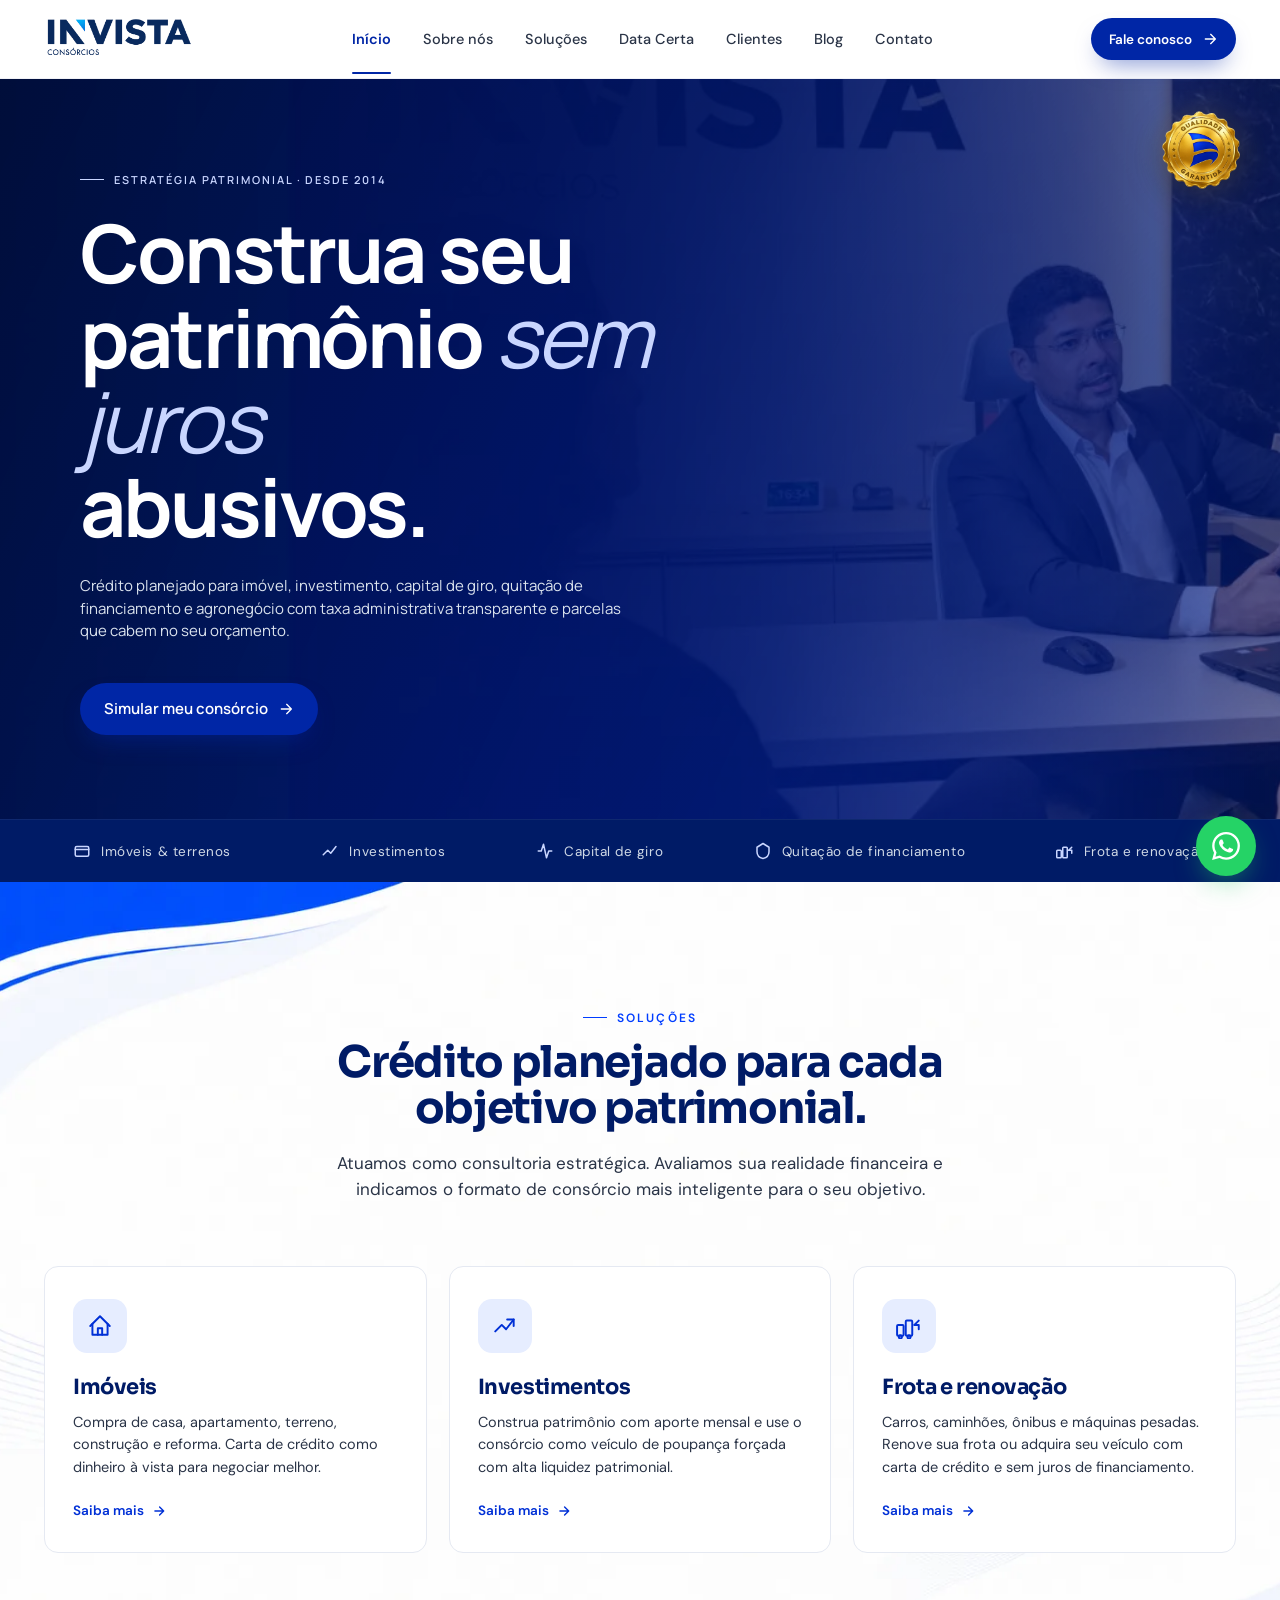
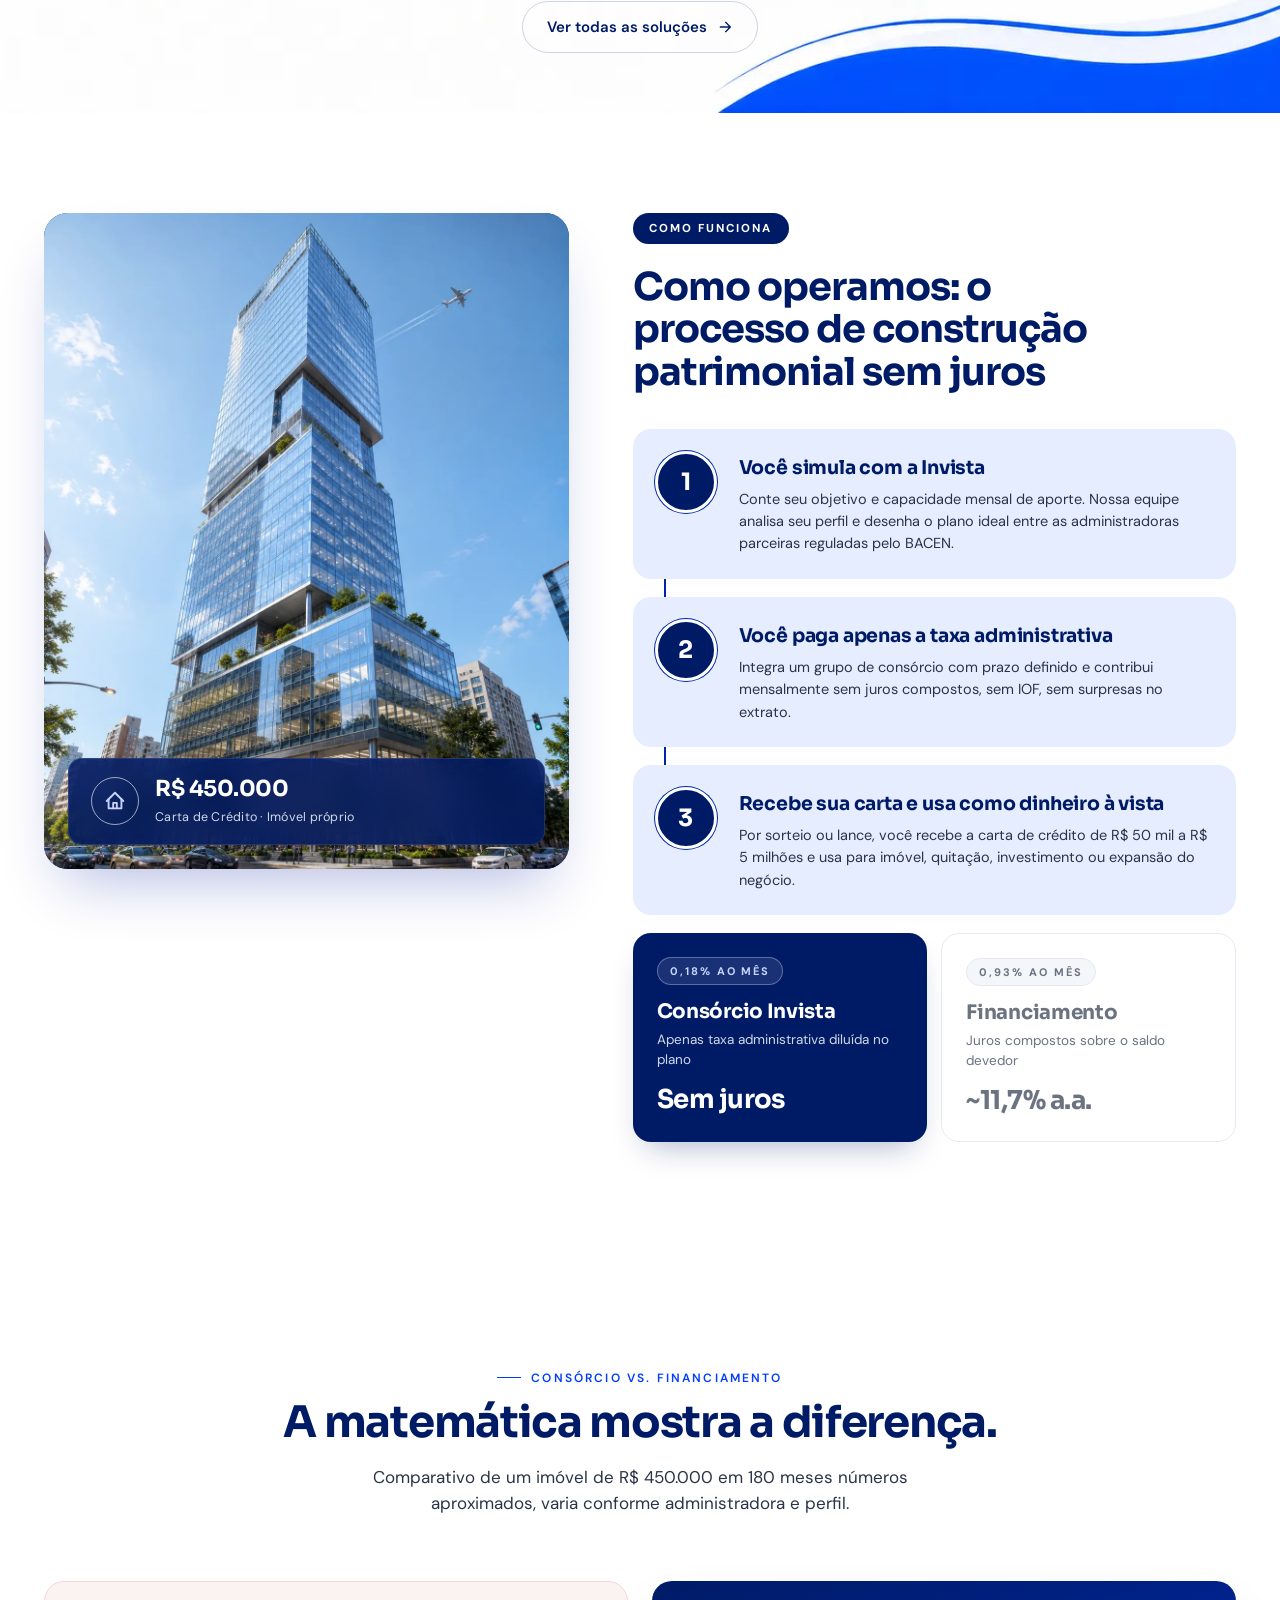
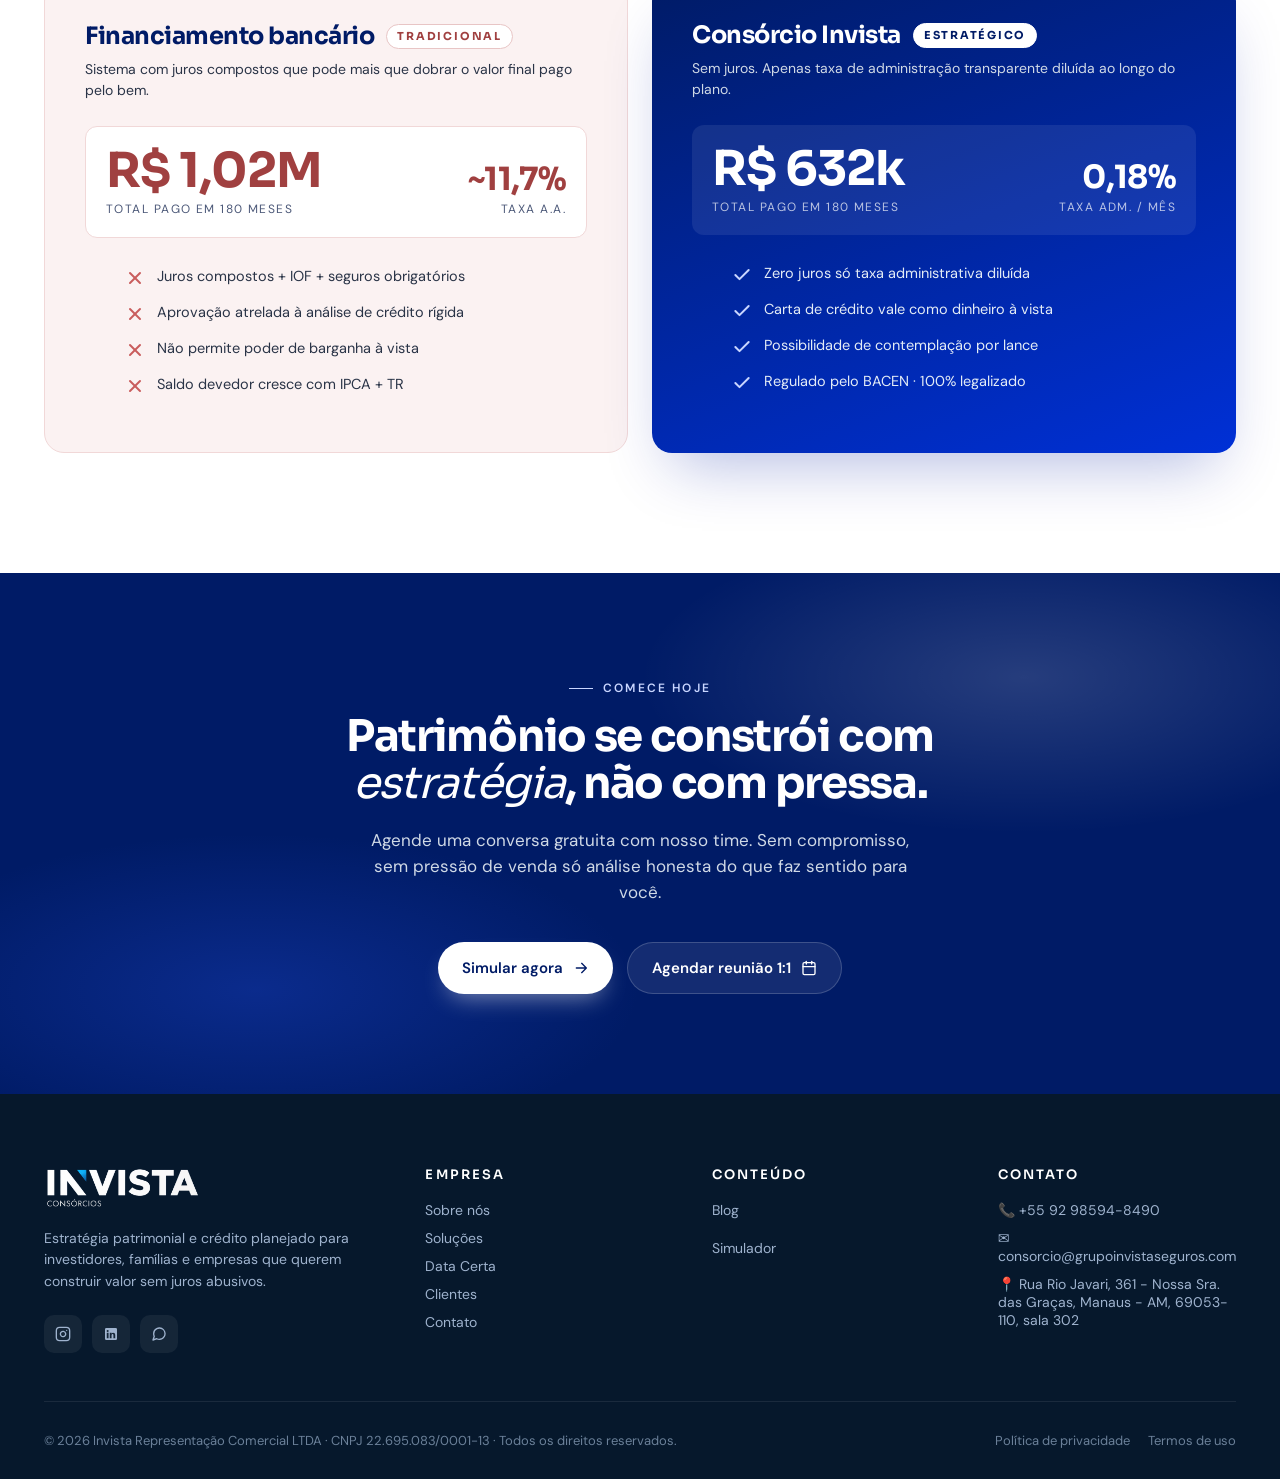
<file: index.html>
<!doctype html>
<html lang="pt-BR">
<head>
<meta charset="utf-8" />
<meta name="viewport" content="width=device-width, initial-scale=1" />
<title>Invista Consórcios | Crédito Planejado sem Juros em Manaus</title>
<link rel="preconnect" href="https://fonts.googleapis.com">
<link rel="preconnect" href="https://fonts.gstatic.com" crossorigin>
<link href="https://fonts.googleapis.com/css2?family=Sora:wght@400;500;600;700;800&family=DM+Sans:wght@400;500;600;700&display=swap" rel="stylesheet">
<link rel="stylesheet" href="assets/styles.css">
<meta name="description" content="Construa patrimônio sem juros abusivos com a Invista Consórcios. Crédito planejado para imóvel, investimento, capital de giro e agronegócio em Manaus." />
<meta name="robots" content="index, follow" />
<meta name="author" content="Invista Consórcios" />
<link rel="canonical" href="https://invconsorcios.com.br/" />
<meta name="theme-color" content="#0A2A6B" />
<link rel="icon" type="image/png" sizes="32x32" href="assets/favicon-32.png?v=2" />
<link rel="icon" type="image/png" sizes="16x16" href="assets/favicon-16.png?v=2" />
<link rel="apple-touch-icon" sizes="180x180" href="assets/apple-touch-icon.png?v=2" />
<meta property="og:type" content="website" />
<meta property="og:site_name" content="Invista Consórcios" />
<meta property="og:locale" content="pt_BR" />
<meta property="og:title" content="Invista Consórcios | Crédito Planejado sem Juros em Manaus" />
<meta property="og:description" content="Construa patrimônio sem juros abusivos com a Invista Consórcios. Crédito planejado para imóvel, investimento, capital de giro e agronegócio em Manaus." />
<meta property="og:url" content="https://invconsorcios.com.br/" />
<meta property="og:image" content="https://invconsorcios.com.br/assets/og-image.jpg" />
<meta property="og:image:width" content="1200" />
<meta property="og:image:height" content="630" />
<meta name="twitter:card" content="summary_large_image" />
<meta name="twitter:title" content="Invista Consórcios | Crédito Planejado sem Juros em Manaus" />
<meta name="twitter:description" content="Construa patrimônio sem juros abusivos com a Invista Consórcios. Crédito planejado para imóvel, investimento, capital de giro e agronegócio em Manaus." />
<meta name="twitter:image" content="https://invconsorcios.com.br/assets/og-image.jpg" />
<script type="application/ld+json">{"@context":"https://schema.org","@graph":[{"@type":"FinancialService","@id":"https://invconsorcios.com.br/#organization","name":"Invista Consórcios","legalName":"Invista Representação Comercial LTDA","url":"https://invconsorcios.com.br/","logo":"https://invconsorcios.com.br/assets/favicon-512.png","image":"https://invconsorcios.com.br/assets/og-image.jpg","telephone":"+5592985948490","email":"consorcio@grupoinvistaseguros.com","taxID":"22.695.083/0001-13","priceRange":"$$","address":{"@type":"PostalAddress","streetAddress":"Rua Rio Javari, 361 - Sala 302","addressLocality":"Manaus","addressRegion":"AM","postalCode":"69053-110","addressCountry":"BR"},"geo":{"@type":"GeoCoordinates","latitude":-3.1065,"longitude":-60.0258},"areaServed":{"@type":"City","name":"Manaus"},"sameAs":["https://www.instagram.com/invistaconsorcios.br/"]},{"@type":"WebSite","@id":"https://invconsorcios.com.br/#website","url":"https://invconsorcios.com.br/","name":"Invista Consórcios","inLanguage":"pt-BR","publisher":{"@id":"https://invconsorcios.com.br/#organization"}}]}</script>
</head>
<body><div id="page-loader"><div class="loader-spinner"></div></div><header class="nav"><div class="container row"><a href="/" class="logo" aria-label="Invista Consórcios"><picture><source type="image/webp" srcset="assets/ChatGPT Image 28 de mai. de 2026, 11_21_28 (1).webp"><img src="assets/ChatGPT Image 28 de mai. de 2026, 11_21_28 (1).png" alt="Invista Consórcios" decoding="async"></picture></a><nav class="links"><a href="/" class="active">Início</a><a href="sobre" class="">Sobre nós</a><a href="solucoes" class="">Soluções</a><a href="data-certa" class="">Data Certa</a><a href="clientes" class="">Clientes</a><a href="blog" class="">Blog</a><a href="contato" class="">Contato</a></nav><div class="nav-cta"><a href="contato" class="btn btn-primary btn-sm">Fale conosco<svg viewBox="0 0 24 24" fill="none" stroke="currentColor" stroke-width="2" stroke-linecap="round" stroke-linejoin="round"><path d="M5 12h14M13 5l7 7-7 7"/></svg></a></div><button class="nav-hamburger" aria-label="Menu" id="nav-hamburger"><span></span><span></span><span></span></button></div></header><div class="nav-overlay" id="nav-overlay"></div>
<section class="hero">
  <div class="hero-parallax-bg" aria-hidden="true"></div>
  <div class="hero-seal" aria-hidden="true"><picture><source type="image/webp" srcset="assets/selo-qualidade.webp"><img src="assets/selo-qualidade.png" alt="Qualidade Garantida" decoding="async"></picture></div>
  <div class="container grid">
    <span class="eyebrow">Estratégia Patrimonial · Desde 2014</span>
    <h1 class="hero-headline">Construa seu<br/>patrimônio <em>sem juros</em><br/>abusivos.</h1>
    <p class="hero-sub">Crédito planejado para imóvel, investimento, capital de giro, quitação de financiamento e agronegócio  com taxa administrativa transparente e parcelas que cabem no seu orçamento.</p>
    <div class="hero-ctas">
      <a href="data-certa.html#simulador" class="btn btn-primary">Simular meu consórcio
        <svg viewBox="0 0 24 24" fill="none" stroke="currentColor" stroke-width="2" stroke-linecap="round" stroke-linejoin="round"><path d="M5 12h14M13 5l7 7-7 7"/></svg>
      </a>
    </div>
  </div>
</section>

<div class="stripe">
  <div class="container row">
    <span><svg viewBox="0 0 24 24" fill="none" stroke="currentColor" stroke-width="2" stroke-linecap="round" stroke-linejoin="round"><rect x="3" y="6" width="18" height="13" rx="2"/><path d="M3 10h18"/></svg> Imóveis & terrenos</span>
    <span><svg viewBox="0 0 24 24" fill="none" stroke="currentColor" stroke-width="2" stroke-linecap="round" stroke-linejoin="round"><path d="M3 17l6-6 4 4 7-9"/></svg> Investimentos</span>
    <span><svg viewBox="0 0 24 24" fill="none" stroke="currentColor" stroke-width="2" stroke-linecap="round" stroke-linejoin="round"><path d="M3 12h4l3-9 4 18 3-9h4"/></svg> Capital de giro</span>
    <span><svg viewBox="0 0 24 24" fill="none" stroke="currentColor" stroke-width="2" stroke-linecap="round" stroke-linejoin="round"><path d="M12 2L4 7v6c0 5 3.5 8 8 9 4.5-1 8-4 8-9V7l-8-5z"/></svg> Quitação de financiamento</span>
    <span><svg viewBox="0 0 24 24" fill="none" stroke="currentColor" stroke-width="2" stroke-linecap="round" stroke-linejoin="round"><rect x="1" y="11" width="6" height="10" rx="1"/><rect x="9" y="7" width="6" height="14" rx="1"/><path d="M17 11l4-4"/><path d="M17 11h4v4"/></svg> Frota e renovação</span>
  </div>
</div>

<section class="sec services" style="padding-bottom:60px">
  <div class="container">
    <div class="sec-head" style="text-align:center;margin-left:auto;margin-right:auto">
      <span class="eyebrow" style="justify-content:center">Soluções</span>
      <h2>Crédito planejado para cada<br/>objetivo patrimonial.</h2>
      <p style="margin-left:auto;margin-right:auto">Atuamos como consultoria estratégica. Avaliamos sua realidade financeira e indicamos o formato de consórcio mais inteligente para o seu objetivo.</p>
    </div>
    <div class="svc-grid">
      <a href="solucoes.html#imoveis" class="svc" style="text-decoration:none">
        <div class="ic"><svg viewBox="0 0 24 24" fill="none" stroke="currentColor" stroke-width="1.8" stroke-linecap="round" stroke-linejoin="round"><path d="M3 12l9-9 9 9"/><path d="M5 10v10h14V10"/><path d="M10 20v-6h4v6"/></svg></div>
        <h3>Imóveis</h3>
        <p>Compra de casa, apartamento, terreno, construção e reforma. Carta de crédito como dinheiro à vista para negociar melhor.</p>
        <span class="arrow">Saiba mais <svg viewBox="0 0 24 24" fill="none" stroke="currentColor" stroke-width="2.4" stroke-linecap="round" stroke-linejoin="round"><path d="M5 12h14M13 5l7 7-7 7"/></svg></span>
      </a>
      <a href="solucoes.html#investimento" class="svc" style="text-decoration:none">
        <div class="ic"><svg viewBox="0 0 24 24" fill="none" stroke="currentColor" stroke-width="1.8" stroke-linecap="round" stroke-linejoin="round"><path d="M3 17l6-6 4 4 7-9"/><path d="M14 6h6v6"/></svg></div>
        <h3>Investimentos</h3>
        <p>Construa patrimônio com aporte mensal e use o consórcio como veículo de poupança forçada com alta liquidez patrimonial.</p>
        <span class="arrow">Saiba mais <svg viewBox="0 0 24 24" fill="none" stroke="currentColor" stroke-width="2.4" stroke-linecap="round" stroke-linejoin="round"><path d="M5 12h14M13 5l7 7-7 7"/></svg></span>
      </a>
      <a href="solucoes.html#empresarial" class="svc" style="text-decoration:none">
        <div class="ic"><svg viewBox="0 0 24 24" fill="none" stroke="currentColor" stroke-width="1.8" stroke-linecap="round" stroke-linejoin="round"><rect x="1" y="11" width="6" height="10" rx="1"/><rect x="9" y="7" width="6" height="14" rx="1"/><path d="M17 11l4-4"/><path d="M17 11h4v4"/><circle cx="4" cy="22" r="1.5"/><circle cx="12" cy="22" r="1.5"/></svg></div>
        <h3>Frota e renovação</h3>
        <p>Carros, caminhões, ônibus e máquinas pesadas. Renove sua frota ou adquira seu veículo com carta de crédito e sem juros de financiamento.</p>
        <span class="arrow">Saiba mais <svg viewBox="0 0 24 24" fill="none" stroke="currentColor" stroke-width="2.4" stroke-linecap="round" stroke-linejoin="round"><path d="M5 12h14M13 5l7 7-7 7"/></svg></span>
      </a>
    </div>
    <div style="text-align:center;margin-top:48px"><a href="solucoes" class="btn btn-ghost">Ver todas as soluções <svg viewBox="0 0 24 24" fill="none" stroke="currentColor" stroke-width="2" stroke-linecap="round" stroke-linejoin="round"><path d="M5 12h14M13 5l7 7-7 7"/></svg></a></div>
  </div>
</section>

<!-- COMO FUNCIONA -->
<section class="cf-section">
  <div class="container">
    <div class="cf-grid">
      <div class="cf-image">
        <div class="cf-img-wrap">
          <div class="cf-illustration">
            <picture><source type="image/webp" srcset="assets/predio-isometrico.webp"><img src="assets/predio-isometrico.png" alt="Prédio isométrico representando o patrimônio construído via consórcio" loading="lazy" decoding="async"></picture>
          </div>
          <div class="cf-price-tag">
            <div class="cf-pt-icon"><svg viewBox="0 0 24 24" fill="none" stroke="currentColor" stroke-width="2" stroke-linecap="round" stroke-linejoin="round"><path d="M3 12l9-9 9 9"/><path d="M5 10v10h14V10"/><path d="M10 20v-6h4v6"/></svg></div>
            <div class="cf-pt-text">
              <b>R$ 450.000</b>
              <span>Carta de Crédito · Imóvel próprio</span>
            </div>
          </div>
        </div>
      </div>

      <div class="cf-content">
        <span class="cf-pill">Como funciona</span>
        <h2 class="cf-title">Como operamos: o processo de construção patrimonial sem juros</h2>

        <div class="cf-steps">
          <div class="cf-step">
            <div class="cf-num">1</div>
            <div class="cf-step-body">
              <h3>Você simula com a Invista</h3>
              <p>Conte seu objetivo e capacidade mensal de aporte. Nossa equipe analisa seu perfil e desenha o plano ideal entre as administradoras parceiras reguladas pelo BACEN.</p>
            </div>
          </div>
          <div class="cf-step">
            <div class="cf-num">2</div>
            <div class="cf-step-body">
              <h3>Você paga apenas a taxa administrativa</h3>
              <p>Integra um grupo de consórcio com prazo definido e contribui mensalmente sem juros compostos, sem IOF, sem surpresas no extrato.</p>
            </div>
          </div>
          <div class="cf-step">
            <div class="cf-num">3</div>
            <div class="cf-step-body">
              <h3>Recebe sua carta e usa como dinheiro à vista</h3>
              <p>Por sorteio ou lance, você recebe a carta de crédito de R$ 50 mil a R$ 5 milhões e usa para imóvel, quitação, investimento ou expansão do negócio.</p>
            </div>
          </div>
        </div>

        <div class="cf-compare">
          <div class="cf-cmp-card primary">
            <div class="cf-cmp-rate">0,18% AO MÊS</div>
            <h4>Consórcio Invista</h4>
            <div class="cf-cmp-meta">Apenas taxa administrativa diluída no plano</div>
            <div class="cf-cmp-big">Sem juros</div>
          </div>
          <div class="cf-cmp-card muted">
            <div class="cf-cmp-rate">0,93% AO MÊS</div>
            <h4>Financiamento</h4>
            <div class="cf-cmp-meta">Juros compostos sobre o saldo devedor</div>
            <div class="cf-cmp-big">~11,7% a.a.</div>
          </div>
        </div>
      </div>
    </div>
  </div>
</section>


<section class="sec vs">
  <div class="container">
    <div class="sec-head" style="text-align:center;margin-left:auto;margin-right:auto">
      <span class="eyebrow" style="justify-content:center">Consórcio vs. financiamento</span>
      <h2>A matemática mostra a diferença.</h2>
      <p style="margin-left:auto;margin-right:auto">Comparativo de um imóvel de R$ 450.000 em 180 meses  números aproximados, varia conforme administradora e perfil.</p>
    </div>
    <div class="vs-grid">

      <div class="vs-card vs-bad">
        <h3>Financiamento bancário <span class="tag">Tradicional</span></h3>
        <p>Sistema com juros compostos que pode mais que dobrar o valor final pago pelo bem.</p>
        <div class="vs-rates">
          <div>
            <div class="num">R$ 1,02M</div>
            <div class="lbl">Total pago em 180 meses</div>
          </div>
          <div style="text-align:right">
            <div class="num" style="font-size:32px">~11,7%</div>
            <div class="lbl">Taxa a.a.</div>
          </div>
        </div>
        <ul class="vs-list">
          <li><svg viewBox="0 0 24 24" fill="none" stroke="currentColor" stroke-width="2.4" stroke-linecap="round" stroke-linejoin="round"><line x1="18" y1="6" x2="6" y2="18"/><line x1="6" y1="6" x2="18" y2="18"/></svg> Juros compostos + IOF + seguros obrigatórios</li>
          <li><svg viewBox="0 0 24 24" fill="none" stroke="currentColor" stroke-width="2.4" stroke-linecap="round" stroke-linejoin="round"><line x1="18" y1="6" x2="6" y2="18"/><line x1="6" y1="6" x2="18" y2="18"/></svg> Aprovação atrelada à análise de crédito rígida</li>
          <li><svg viewBox="0 0 24 24" fill="none" stroke="currentColor" stroke-width="2.4" stroke-linecap="round" stroke-linejoin="round"><line x1="18" y1="6" x2="6" y2="18"/><line x1="6" y1="6" x2="18" y2="18"/></svg> Não permite poder de barganha à vista</li>
          <li><svg viewBox="0 0 24 24" fill="none" stroke="currentColor" stroke-width="2.4" stroke-linecap="round" stroke-linejoin="round"><line x1="18" y1="6" x2="6" y2="18"/><line x1="6" y1="6" x2="18" y2="18"/></svg> Saldo devedor cresce com IPCA + TR</li>
        </ul>
      </div>

      <div class="vs-card vs-good">
        <h3>Consórcio Invista <span class="tag">Estratégico</span></h3>
        <p>Sem juros. Apenas taxa de administração transparente diluída ao longo do plano.</p>
        <div class="vs-rates">
          <div>
            <div class="num">R$ 632k</div>
            <div class="lbl">Total pago em 180 meses</div>
          </div>
          <div style="text-align:right">
            <div class="num" style="font-size:32px">0,18%</div>
            <div class="lbl">Taxa adm. / mês</div>
          </div>
        </div>
        <ul class="vs-list">
          <li><svg viewBox="0 0 24 24" fill="none" stroke="currentColor" stroke-width="2.4" stroke-linecap="round" stroke-linejoin="round"><polyline points="20 6 9 17 4 12"/></svg> Zero juros  só taxa administrativa diluída</li>
          <li><svg viewBox="0 0 24 24" fill="none" stroke="currentColor" stroke-width="2.4" stroke-linecap="round" stroke-linejoin="round"><polyline points="20 6 9 17 4 12"/></svg> Carta de crédito vale como dinheiro à vista</li>
          <li><svg viewBox="0 0 24 24" fill="none" stroke="currentColor" stroke-width="2.4" stroke-linecap="round" stroke-linejoin="round"><polyline points="20 6 9 17 4 12"/></svg> Possibilidade de contemplação por lance</li>
          <li><svg viewBox="0 0 24 24" fill="none" stroke="currentColor" stroke-width="2.4" stroke-linecap="round" stroke-linejoin="round"><polyline points="20 6 9 17 4 12"/></svg> Regulado pelo BACEN · 100% legalizado</li>
        </ul>
      </div>

    </div>
  </div>
</section>

<section class="cta-final" id="contato">
  <div class="container">
    <span class="eyebrow" style="justify-content:center">Comece hoje</span>
    <h2>Patrimônio se constrói com<br/><em>estratégia</em>, não com pressa.</h2>
    <p>Agende uma conversa gratuita com nosso time. Sem compromisso, sem pressão de venda  só análise honesta do que faz sentido para você.</p>
    <div class="btns">
      <a href="data-certa" class="btn btn-gold">Simular agora
        <svg viewBox="0 0 24 24" fill="none" stroke="currentColor" stroke-width="2" stroke-linecap="round" stroke-linejoin="round"><path d="M5 12h14M13 5l7 7-7 7"/></svg>
      </a>
      <a href="contato" class="btn btn-ghost" style="background:rgba(255,255,255,.08);color:#fff;border-color:rgba(255,255,255,.18)">Agendar reunião 1:1
        <svg viewBox="0 0 24 24" fill="none" stroke="currentColor" stroke-width="2" stroke-linecap="round" stroke-linejoin="round"><rect x="3" y="4" width="18" height="18" rx="2"/><line x1="16" y1="2" x2="16" y2="6"/><line x1="8" y1="2" x2="8" y2="6"/><line x1="3" y1="10" x2="21" y2="10"/></svg>
      </a>
    </div>
  </div>
</section>
<footer><div class="container"><div class="foot-grid"><div><a href="/" class="logo" aria-label="Invista Consórcios"><picture><source type="image/webp" srcset="assets/invista-logo-white.webp"><img src="assets/invista-logo-white.png" alt="Invista Consórcios" loading="lazy" decoding="async"></picture></a><p>Estratégia patrimonial e crédito planejado para investidores, famílias e empresas que querem construir valor sem juros abusivos.</p><div class="soc"><a href="https://www.instagram.com/invistaconsorcios.br/" target="_blank" rel="noopener" aria-label="Instagram"><svg viewBox="0 0 24 24" fill="none" stroke="currentColor" stroke-width="2" stroke-linecap="round" stroke-linejoin="round"><rect x="2" y="2" width="20" height="20" rx="5"/><path d="M16 11.37A4 4 0 1 1 12.63 8 4 4 0 0 1 16 11.37z"/><line x1="17.5" y1="6.5" x2="17.51" y2="6.5"/></svg></a><a href="#" aria-label="LinkedIn"><svg viewBox="0 0 24 24" fill="currentColor"><path d="M19 3a2 2 0 0 1 2 2v14a2 2 0 0 1-2 2H5a2 2 0 0 1-2-2V5a2 2 0 0 1 2-2zM8.339 18.337V10.13H5.667v8.207zm-1.336-9.378a1.547 1.547 0 1 0 0-3.095 1.547 1.547 0 0 0 0 3.095zm11.336 9.378v-4.501c0-2.477-1.323-3.629-3.087-3.629a2.665 2.665 0 0 0-2.413 1.325v-1.402H10.18c.034.74 0 8.207 0 8.207h2.659v-4.583a1.815 1.815 0 0 1 .088-.649 1.456 1.456 0 0 1 1.364-.973c.964 0 1.348.734 1.348 1.81v4.395z"/></svg></a><a href="#" aria-label="WhatsApp"><svg viewBox="0 0 24 24" fill="none" stroke="currentColor" stroke-width="2" stroke-linecap="round" stroke-linejoin="round"><path d="M21 11.5a8.38 8.38 0 0 1-.9 3.8 8.5 8.5 0 0 1-7.6 4.7 8.38 8.38 0 0 1-3.8-.9L3 21l1.9-5.7a8.38 8.38 0 0 1-.9-3.8 8.5 8.5 0 0 1 4.7-7.6 8.38 8.38 0 0 1 3.8-.9h.5a8.48 8.48 0 0 1 8 8z"/></svg></a></div></div><div><h4>Empresa</h4><ul><li><a href="sobre">Sobre nós</a></li><li><a href="solucoes">Soluções</a></li><li><a href="data-certa" class="">Data Certa</a></li><li><a href="clientes">Clientes</a></li><li><a href="contato">Contato</a></li></ul></div><div><h4>Conteúdo</h4><ul><li><a href="blog">Blog</a></li><li></li><li><a href="data-certa.html#simulador">Simulador</a></li></ul></div><div><h4>Contato</h4><ul><li>📞 +55 92 98594-8490</li><li>✉ <a href="mailto:consorcio@grupoinvistaseguros.com">consorcio@grupoinvistaseguros.com</a></li><li>📍 Rua Rio Javari, 361 - Nossa Sra. das Graças, Manaus - AM, 69053-110, sala 302</li></ul></div></div><div class="foot-bottom"><div>© 2026 Invista Representação Comercial LTDA · CNPJ 22.695.083/0001-13 · Todos os direitos reservados.</div><div class="legal"><a href="privacidade">Política de privacidade</a><a href="termos">Termos de uso</a></div></div></div></footer><a class="wa" href="https://wa.me/5592985948490?text=Ol%C3%A1%2C%20vim%20do%20site%20e%20gostaria%20de%20saber%20mais" target="_blank" rel="noopener" aria-label="WhatsApp"><svg viewBox="0 0 24 24" fill="currentColor"><path d="M17.472 14.382c-.297-.149-1.758-.867-2.03-.967-.273-.099-.471-.148-.67.15-.197.297-.767.966-.94 1.164-.173.199-.347.223-.644.075-.297-.15-1.255-.463-2.39-1.475-.883-.788-1.48-1.761-1.653-2.059-.173-.297-.018-.458.13-.606.134-.133.298-.347.446-.52.149-.174.198-.298.298-.497.099-.198.05-.371-.025-.52-.075-.149-.669-1.612-.916-2.207-.242-.579-.487-.5-.669-.51-.173-.008-.371-.01-.57-.01-.198 0-.52.074-.792.372-.272.297-1.04 1.016-1.04 2.479 0 1.462 1.065 2.875 1.213 3.074.149.198 2.096 3.2 5.077 4.487.709.306 1.262.489 1.694.625.712.227 1.36.195 1.871.118.571-.085 1.758-.719 2.006-1.413.248-.694.248-1.289.173-1.413-.074-.124-.272-.198-.57-.347m-5.421 7.403h-.004a9.87 9.87 0 0 1-5.031-1.378l-.361-.214-3.741.982.998-3.648-.235-.374a9.86 9.86 0 0 1-1.51-5.26c.001-5.45 4.436-9.884 9.888-9.884 2.64 0 5.122 1.03 6.988 2.898a9.825 9.825 0 0 1 2.893 6.994c-.003 5.45-4.437 9.884-9.885 9.884m8.413-18.297A11.815 11.815 0 0 0 12.05 0C5.495 0 .16 5.335.157 11.892c0 2.096.547 4.142 1.588 5.945L.057 24l6.305-1.654a11.882 11.882 0 0 0 5.683 1.448h.005c6.554 0 11.89-5.335 11.893-11.893A11.821 11.821 0 0 0 20.464 3.488"/></svg></a><script src="assets/sim.js"></script><script>window.addEventListener("load",function(){var l=document.getElementById("page-loader");if(l){l.classList.add("hidden");setTimeout(function(){l.remove()},520);}});</script><script src="assets/anim.js"></script></body></html>
</file>
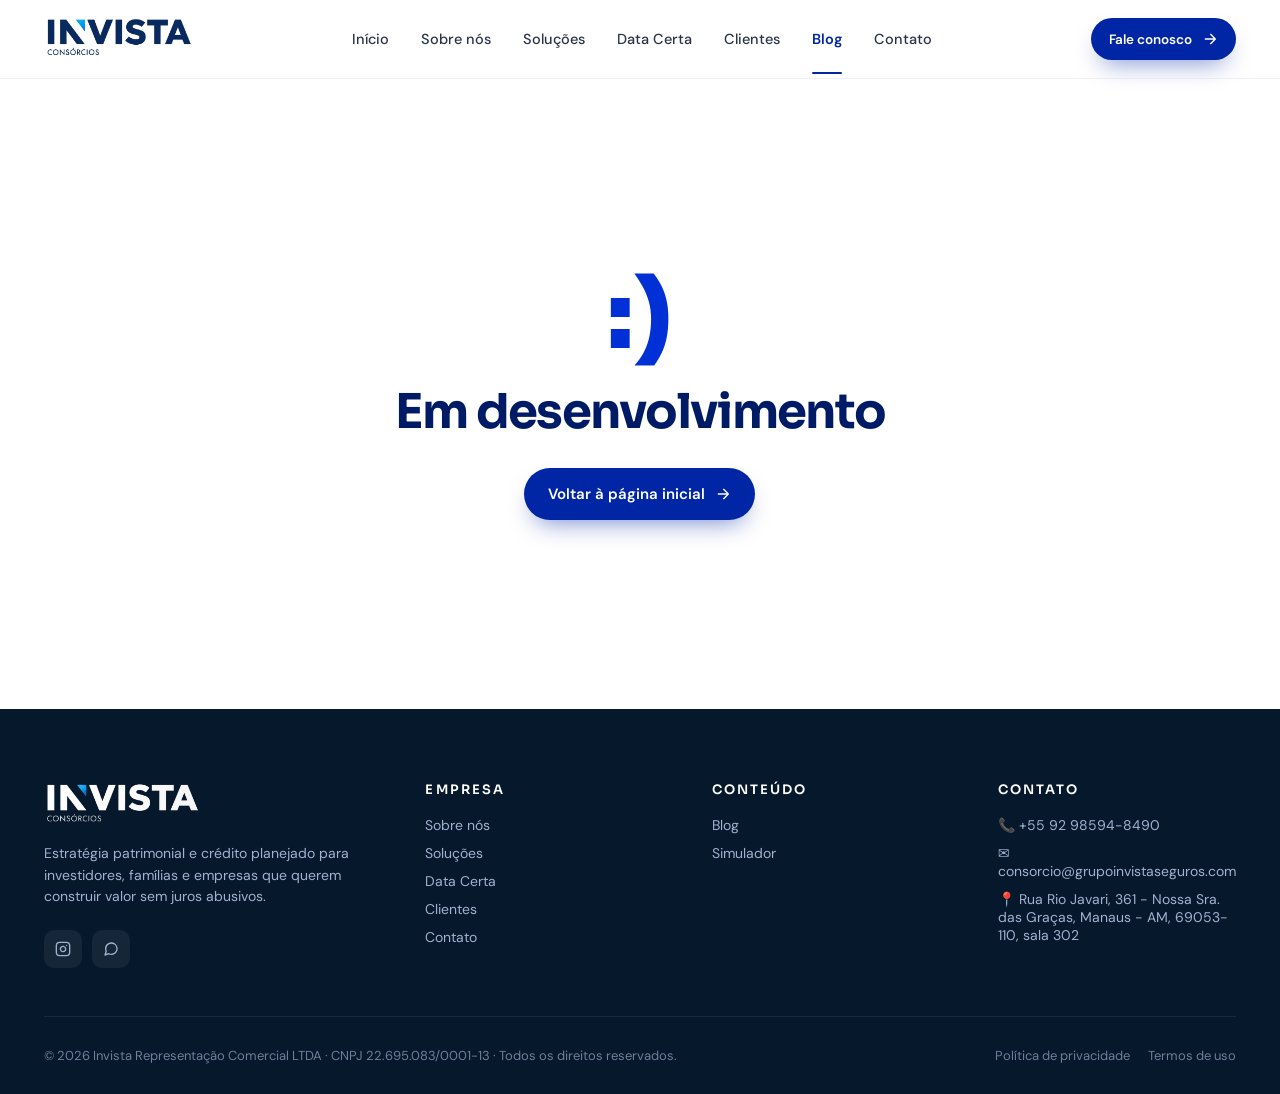
<file: blog.html>
<!doctype html>
<html lang="pt-BR">
<head>
<meta charset="utf-8" />
<meta name="viewport" content="width=device-width, initial-scale=1" />
<title>Blog | Invista Consórcios</title>
<link rel="preconnect" href="https://fonts.googleapis.com">
<link rel="preconnect" href="https://fonts.gstatic.com" crossorigin>
<link href="https://fonts.googleapis.com/css2?family=Sora:wght@400;500;600;700;800&family=DM+Sans:wght@400;500;600;700&display=swap" rel="stylesheet">
<link rel="stylesheet" href="assets/styles.css">
<meta name="description" content="Conteúdo sobre consórcio, crédito planejado e construção de patrimônio sem juros. Blog da Invista Consórcios — em breve." />
<meta name="robots" content="noindex, follow" />
<meta name="author" content="Invista Consórcios" />
<link rel="canonical" href="https://invconsorcios.com.br/blog" />
<meta name="theme-color" content="#0A2A6B" />
<link rel="icon" type="image/png" sizes="32x32" href="assets/favicon-32.png?v=2" />
<link rel="icon" type="image/png" sizes="16x16" href="assets/favicon-16.png?v=2" />
<link rel="apple-touch-icon" sizes="180x180" href="assets/apple-touch-icon.png?v=2" />
<meta property="og:type" content="website" />
<meta property="og:site_name" content="Invista Consórcios" />
<meta property="og:locale" content="pt_BR" />
<meta property="og:title" content="Blog | Invista Consórcios" />
<meta property="og:description" content="Conteúdo sobre consórcio, crédito planejado e construção de patrimônio sem juros. Blog da Invista Consórcios — em breve." />
<meta property="og:url" content="https://invconsorcios.com.br/blog" />
<meta property="og:image" content="https://invconsorcios.com.br/assets/og-image.jpg" />
<meta property="og:image:width" content="1200" />
<meta property="og:image:height" content="630" />
<meta name="twitter:card" content="summary_large_image" />
<meta name="twitter:title" content="Blog | Invista Consórcios" />
<meta name="twitter:description" content="Conteúdo sobre consórcio, crédito planejado e construção de patrimônio sem juros. Blog da Invista Consórcios — em breve." />
<meta name="twitter:image" content="https://invconsorcios.com.br/assets/og-image.jpg" />
<script type="application/ld+json">{"@context":"https://schema.org","@graph":[{"@type":"FinancialService","@id":"https://invconsorcios.com.br/#organization","name":"Invista Consórcios","legalName":"Invista Representação Comercial LTDA","url":"https://invconsorcios.com.br/","logo":"https://invconsorcios.com.br/assets/favicon-512.png","image":"https://invconsorcios.com.br/assets/og-image.jpg","telephone":"+5592985948490","email":"consorcio@grupoinvistaseguros.com","taxID":"22.695.083/0001-13","priceRange":"$$","address":{"@type":"PostalAddress","streetAddress":"Rua Rio Javari, 361 - Sala 302","addressLocality":"Manaus","addressRegion":"AM","postalCode":"69053-110","addressCountry":"BR"},"geo":{"@type":"GeoCoordinates","latitude":-3.1065,"longitude":-60.0258},"areaServed":{"@type":"City","name":"Manaus"},"sameAs":["https://www.instagram.com/invistaconsorcios.br/"]}]}</script>
</head>
<body><div id="page-loader"><div class="loader-spinner"></div></div><header class="nav"><div class="container row"><a href="/" class="logo" aria-label="Invista Consórcios"><picture><source type="image/webp" srcset="assets/ChatGPT Image 28 de mai. de 2026, 11_21_28 (1).webp"><img src="assets/ChatGPT Image 28 de mai. de 2026, 11_21_28 (1).png" alt="Invista Consórcios" decoding="async"></picture></a><nav class="links"><a href="/" class="">Início</a><a href="sobre" class="">Sobre nós</a><a href="solucoes" class="">Soluções</a><a href="data-certa" class="">Data Certa</a><a href="clientes" class="">Clientes</a><a href="blog" class="active">Blog</a><a href="contato" class="">Contato</a></nav><div class="nav-cta"><a href="contato" class="btn btn-primary btn-sm">Fale conosco<svg viewBox="0 0 24 24" fill="none" stroke="currentColor" stroke-width="2" stroke-linecap="round" stroke-linejoin="round"><path d="M5 12h14M13 5l7 7-7 7"/></svg></a></div><button class="nav-hamburger" aria-label="Menu" id="nav-hamburger"><span></span><span></span><span></span></button></div></header><div class="nav-overlay" id="nav-overlay"></div>

<section style="min-height:70vh;display:flex;align-items:center;justify-content:center;text-align:center;padding:80px 24px">
  <div>
    <div style="font-size:96px;line-height:1;margin-bottom:24px;font-family:'Sora',sans-serif;font-weight:800;color:var(--azul-700)">:)</div>
    <h1 style="font-size:clamp(28px,4vw,48px);color:var(--azul-900);margin-bottom:32px">Em desenvolvimento</h1>
    <a href="/" class="btn btn-primary">Voltar à página inicial
      <svg viewBox="0 0 24 24" fill="none" stroke="currentColor" stroke-width="2" stroke-linecap="round" stroke-linejoin="round"><path d="M5 12h14M13 5l7 7-7 7"/></svg>
    </a>
  </div>
</section>

<footer><div class="container"><div class="foot-grid"><div><a href="/" class="logo" aria-label="Invista Consórcios"><picture><source type="image/webp" srcset="assets/invista-logo-white.webp"><img src="assets/invista-logo-white.png" alt="Invista Consórcios" loading="lazy" decoding="async"></picture></a><p>Estratégia patrimonial e crédito planejado para investidores, famílias e empresas que querem construir valor sem juros abusivos.</p><div class="soc"><a href="https://www.instagram.com/invistaconsorcios.br/" target="_blank" rel="noopener" aria-label="Instagram"><svg viewBox="0 0 24 24" fill="none" stroke="currentColor" stroke-width="2" stroke-linecap="round" stroke-linejoin="round"><rect x="2" y="2" width="20" height="20" rx="5"/><path d="M16 11.37A4 4 0 1 1 12.63 8 4 4 0 0 1 16 11.37z"/><line x1="17.5" y1="6.5" x2="17.51" y2="6.5"/></svg></a><a href="#" aria-label="WhatsApp"><svg viewBox="0 0 24 24" fill="none" stroke="currentColor" stroke-width="2" stroke-linecap="round" stroke-linejoin="round"><path d="M21 11.5a8.38 8.38 0 0 1-.9 3.8 8.5 8.5 0 0 1-7.6 4.7 8.38 8.38 0 0 1-3.8-.9L3 21l1.9-5.7a8.38 8.38 0 0 1-.9-3.8 8.5 8.5 0 0 1 4.7-7.6 8.38 8.38 0 0 1 3.8-.9h.5a8.48 8.48 0 0 1 8 8z"/></svg></a></div></div><div><h4>Empresa</h4><ul><li><a href="sobre">Sobre nós</a></li><li><a href="solucoes">Soluções</a></li><li><a href="data-certa">Data Certa</a></li><li><a href="clientes">Clientes</a></li><li><a href="contato">Contato</a></li></ul></div><div><h4>Conteúdo</h4><ul><li><a href="blog">Blog</a></li><li><a href="data-certa.html#simulador">Simulador</a></li></ul></div><div><h4>Contato</h4><ul><li>📞 +55 92 98594-8490</li><li>✉ <a href="mailto:consorcio@grupoinvistaseguros.com">consorcio@grupoinvistaseguros.com</a></li><li>📍 Rua Rio Javari, 361 - Nossa Sra. das Graças, Manaus - AM, 69053-110, sala 302</li></ul></div></div><div class="foot-bottom"><div>© 2026 Invista Representação Comercial LTDA · CNPJ 22.695.083/0001-13 · Todos os direitos reservados.</div><div class="legal"><a href="privacidade">Política de privacidade</a><a href="termos">Termos de uso</a></div></div></div></footer>
<script src="assets/sim.js"></script>
<script src="assets/anim.js"></script>
<script>window.addEventListener("load",function(){var l=document.getElementById("page-loader");if(l){l.classList.add("hidden");setTimeout(function(){l.remove()},520);}});</script>
</body>
</html>
</file>
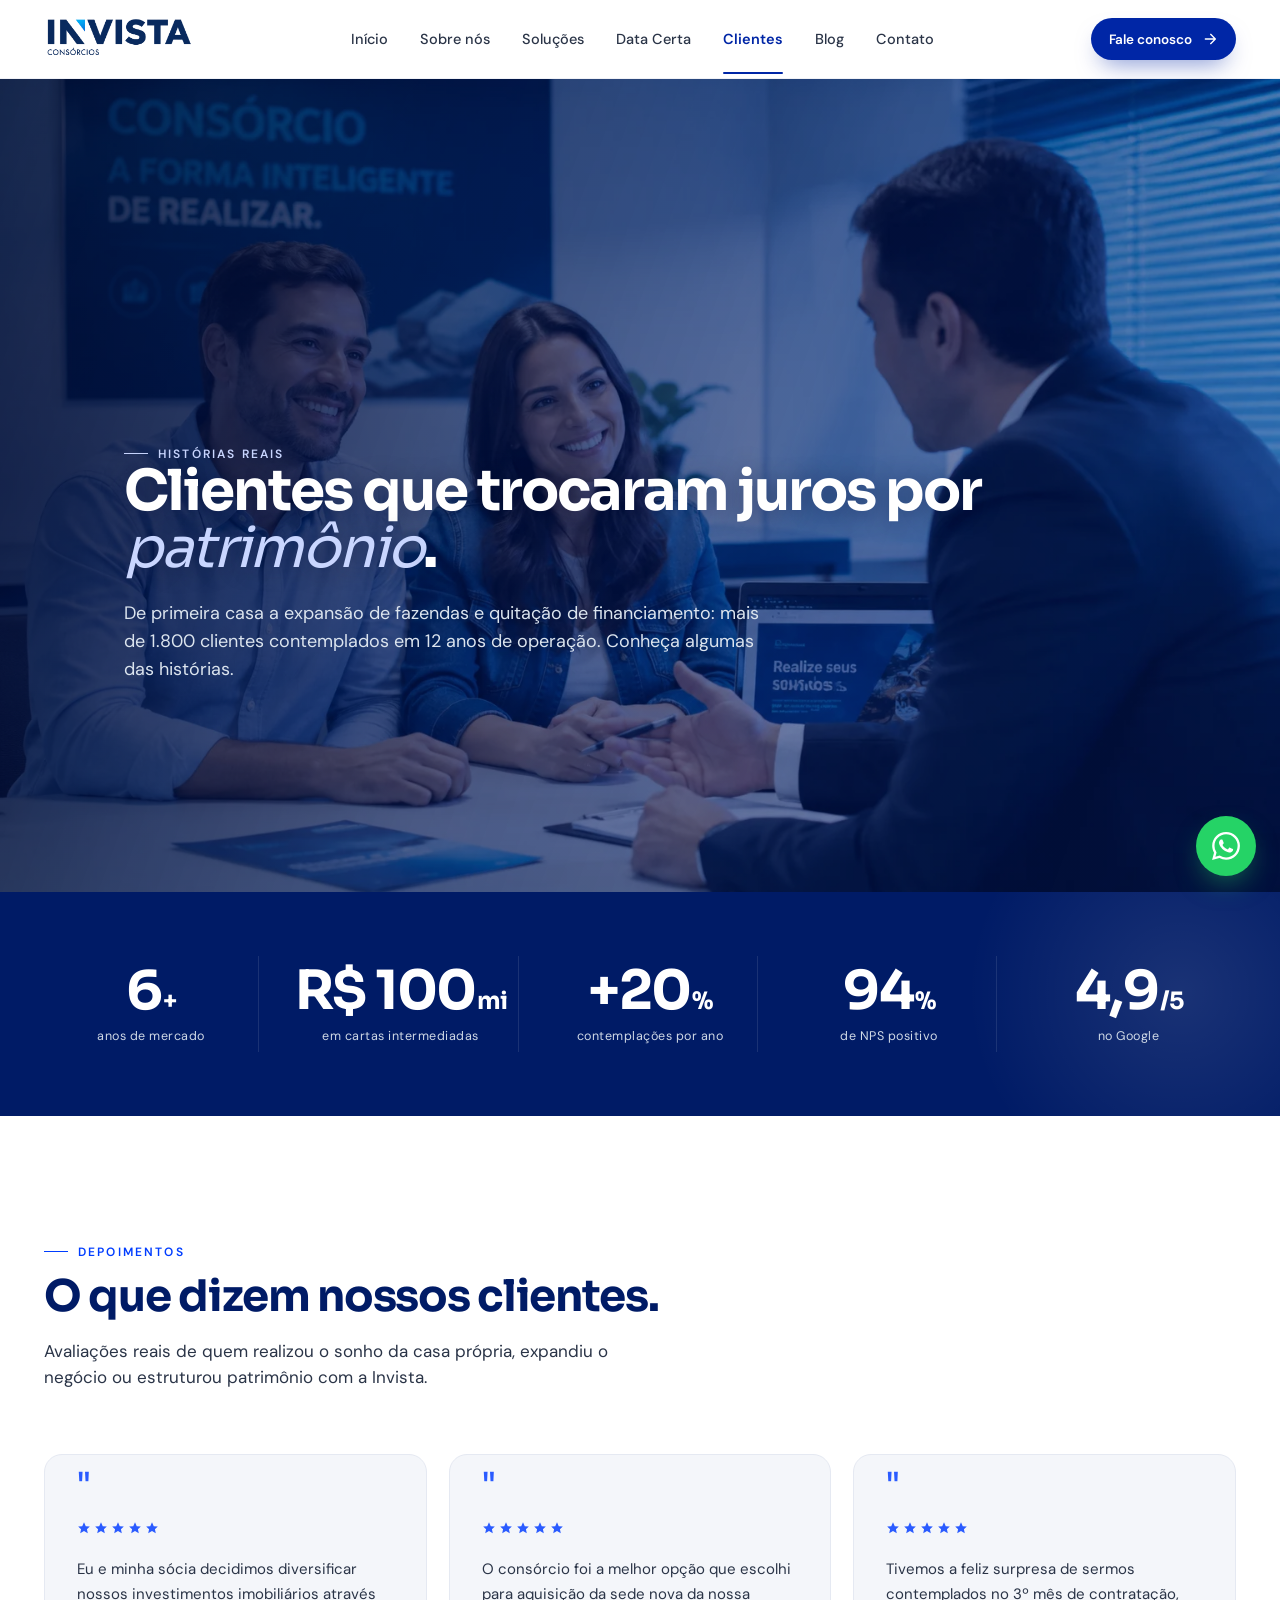
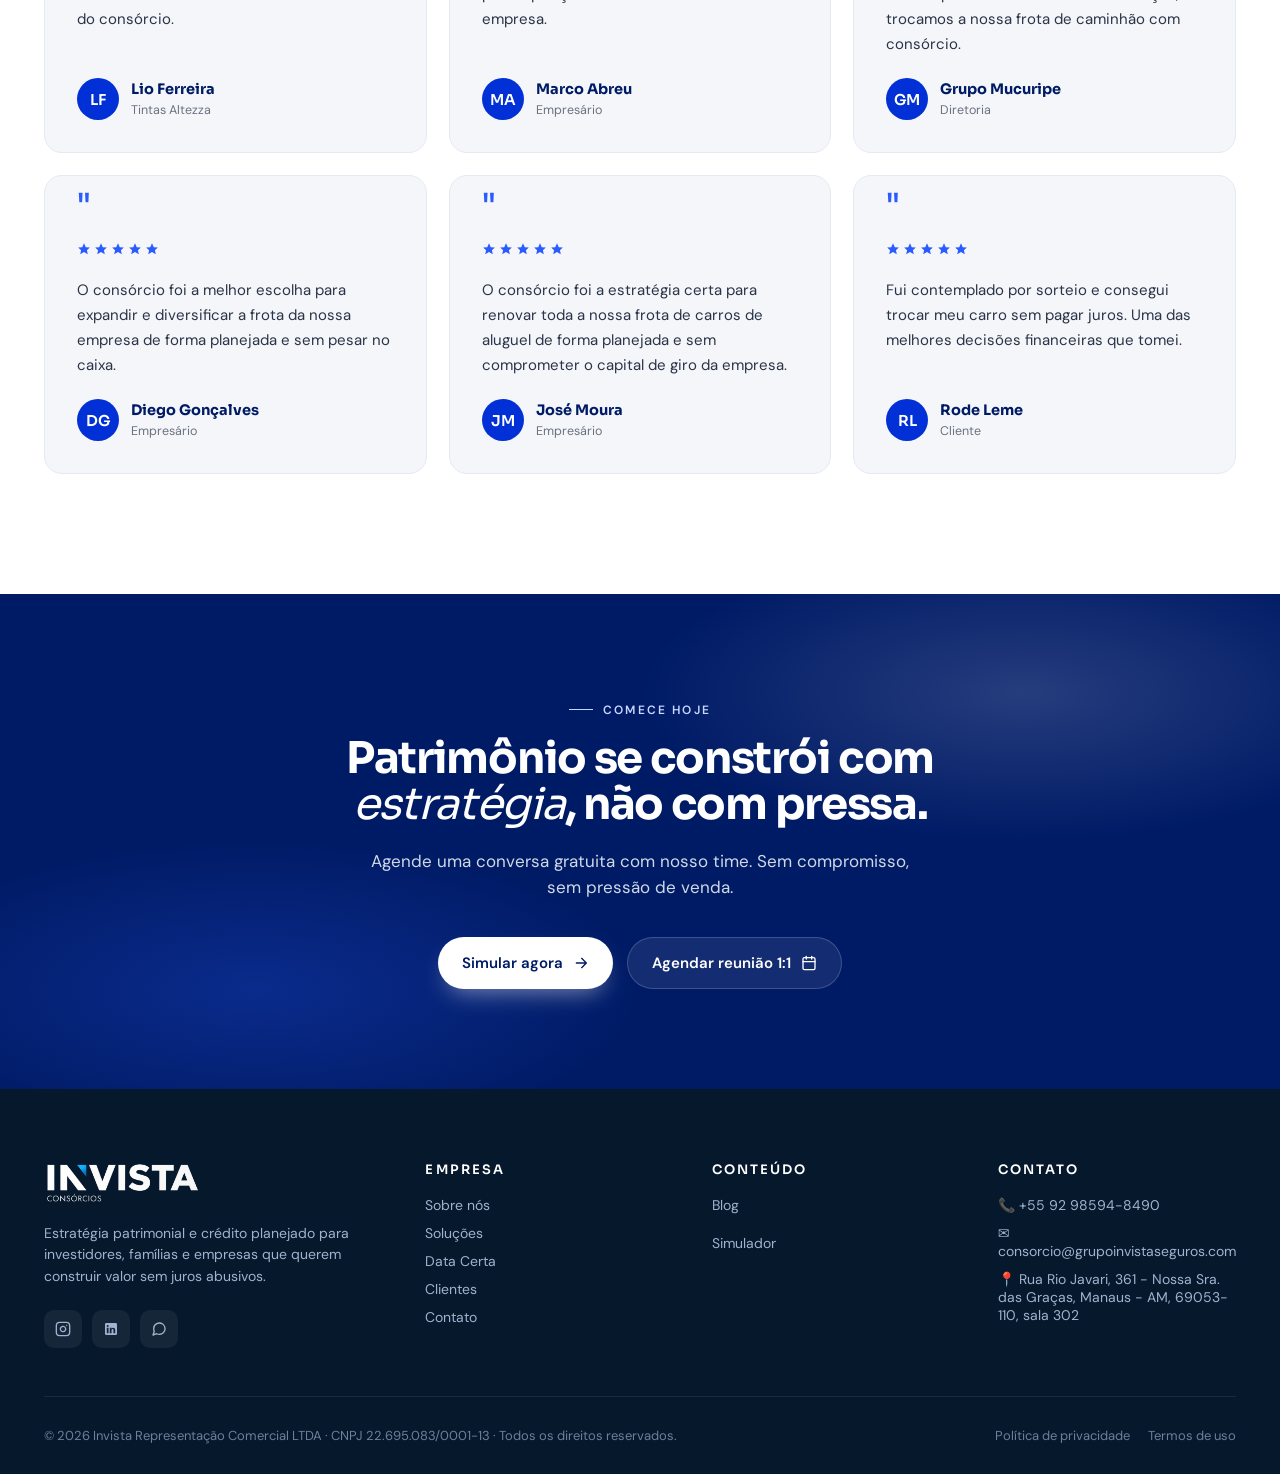
<file: clientes.html>
<!doctype html>
<html lang="pt-BR">
<head>
<meta charset="utf-8" />
<meta name="viewport" content="width=device-width, initial-scale=1" />
<title>Clientes | Invista Consórcios</title>
<link rel="preconnect" href="https://fonts.googleapis.com">
<link rel="preconnect" href="https://fonts.gstatic.com" crossorigin>
<link href="https://fonts.googleapis.com/css2?family=Sora:wght@400;500;600;700;800&family=DM+Sans:wght@400;500;600;700&display=swap" rel="stylesheet">
<link rel="stylesheet" href="assets/styles.css">
<meta name="description" content="Histórias reais de quem construiu patrimônio com a Invista Consórcios. Resultados de clientes em Manaus e região com crédito planejado." />
<meta name="robots" content="index, follow" />
<meta name="author" content="Invista Consórcios" />
<link rel="canonical" href="https://invconsorcios.com.br/clientes" />
<meta name="theme-color" content="#0A2A6B" />
<link rel="icon" type="image/png" sizes="32x32" href="assets/favicon-32.png?v=2" />
<link rel="icon" type="image/png" sizes="16x16" href="assets/favicon-16.png?v=2" />
<link rel="apple-touch-icon" sizes="180x180" href="assets/apple-touch-icon.png?v=2" />
<meta property="og:type" content="website" />
<meta property="og:site_name" content="Invista Consórcios" />
<meta property="og:locale" content="pt_BR" />
<meta property="og:title" content="Clientes | Invista Consórcios" />
<meta property="og:description" content="Histórias reais de quem construiu patrimônio com a Invista Consórcios. Resultados de clientes em Manaus e região com crédito planejado." />
<meta property="og:url" content="https://invconsorcios.com.br/clientes" />
<meta property="og:image" content="https://invconsorcios.com.br/assets/og-image.jpg" />
<meta property="og:image:width" content="1200" />
<meta property="og:image:height" content="630" />
<meta name="twitter:card" content="summary_large_image" />
<meta name="twitter:title" content="Clientes | Invista Consórcios" />
<meta name="twitter:description" content="Histórias reais de quem construiu patrimônio com a Invista Consórcios. Resultados de clientes em Manaus e região com crédito planejado." />
<meta name="twitter:image" content="https://invconsorcios.com.br/assets/og-image.jpg" />
<script type="application/ld+json">{"@context":"https://schema.org","@graph":[{"@type":"FinancialService","@id":"https://invconsorcios.com.br/#organization","name":"Invista Consórcios","legalName":"Invista Representação Comercial LTDA","url":"https://invconsorcios.com.br/","logo":"https://invconsorcios.com.br/assets/favicon-512.png","image":"https://invconsorcios.com.br/assets/og-image.jpg","telephone":"+5592985948490","email":"consorcio@grupoinvistaseguros.com","taxID":"22.695.083/0001-13","priceRange":"$$","address":{"@type":"PostalAddress","streetAddress":"Rua Rio Javari, 361 - Sala 302","addressLocality":"Manaus","addressRegion":"AM","postalCode":"69053-110","addressCountry":"BR"},"geo":{"@type":"GeoCoordinates","latitude":-3.1065,"longitude":-60.0258},"areaServed":{"@type":"City","name":"Manaus"},"sameAs":["https://www.instagram.com/invistaconsorcios.br/"]},{"@type":"BreadcrumbList","itemListElement":[{"@type":"ListItem","position":1,"name":"Início","item":"https://invconsorcios.com.br/"},{"@type":"ListItem","position":2,"name":"Clientes","item":"https://invconsorcios.com.br/clientes"}]}]}</script>
</head>
<body><div id="page-loader"><div class="loader-spinner"></div></div><header class="nav"><div class="container row"><a href="/" class="logo" aria-label="Invista Consórcios"><picture><source type="image/webp" srcset="assets/ChatGPT Image 28 de mai. de 2026, 11_21_28 (1).webp"><img src="assets/ChatGPT Image 28 de mai. de 2026, 11_21_28 (1).png" alt="Invista Consórcios" decoding="async"></picture></a><nav class="links"><a href="/" class="">Início</a><a href="sobre" class="">Sobre nós</a><a href="solucoes" class="">Soluções</a><a href="data-certa" class="">Data Certa</a><a href="clientes" class="active">Clientes</a><a href="blog" class="">Blog</a><a href="contato" class="">Contato</a></nav><div class="nav-cta"><a href="contato" class="btn btn-primary btn-sm">Fale conosco<svg viewBox="0 0 24 24" fill="none" stroke="currentColor" stroke-width="2" stroke-linecap="round" stroke-linejoin="round"><path d="M5 12h14M13 5l7 7-7 7"/></svg></a></div><button class="nav-hamburger" aria-label="Menu" id="nav-hamburger"><span></span><span></span><span></span></button></div></header><div class="nav-overlay" id="nav-overlay"></div>
<section class="page-hero has-photo-bg" style="padding:359px 0 208px">
  <div class="ph-bg"><picture><source type="image/webp" srcset="assets/clientes-hero.webp"><img src="assets/clientes-hero.png" alt="" loading="eager" fetchpriority="high" decoding="async"></picture></div>
  <div class="container">
    <span class="eyebrow">Histórias reais</span>
    <h1>Clientes que trocaram juros por <em>patrimônio</em>.</h1>
    <p class="lead">De primeira casa a expansão de fazendas e quitação de financiamento: mais de 1.800 clientes contemplados em 12 anos de operação. Conheça algumas das histórias.</p>
  </div>
</section>

<section class="numbers">
  <div class="container">
    <div class="grid" style="grid-template-columns:repeat(5,1fr)">
      <div class="num-item"><div class="v">6<small>+</small></div><div class="k">anos de mercado</div></div>
      <div class="num-item"><div class="v" style="white-space:nowrap">R$ 100<small>mi</small></div><div class="k">em cartas intermediadas</div></div>
      <div class="num-item"><div class="v">+20<small>%</small></div><div class="k">contemplações por ano</div></div>
      <div class="num-item"><div class="v">94<small>%</small></div><div class="k">de NPS positivo</div></div>
      <div class="num-item"><div class="v">4,9<small>/5</small></div><div class="k">no Google</div></div>
    </div>
  </div>
</section>

<section class="sec testimonials">
  <div class="container">
    <div class="sec-head">
      <span class="eyebrow">Depoimentos</span>
      <h2>O que dizem nossos clientes.</h2>
      <p>Avaliações reais de quem realizou o sonho da casa própria, expandiu o negócio ou estruturou patrimônio com a Invista.</p>
    </div>
    <div class="test-grid">
      <div class="test"><div class="quote">"</div><div class="stars"><svg viewBox="0 0 24 24" fill="currentColor"><polygon points="12 2 15 9 22 9.3 17 14 18.5 21 12 17.3 5.5 21 7 14 2 9.3 9 9"/></svg><svg viewBox="0 0 24 24" fill="currentColor"><polygon points="12 2 15 9 22 9.3 17 14 18.5 21 12 17.3 5.5 21 7 14 2 9.3 9 9"/></svg><svg viewBox="0 0 24 24" fill="currentColor"><polygon points="12 2 15 9 22 9.3 17 14 18.5 21 12 17.3 5.5 21 7 14 2 9.3 9 9"/></svg><svg viewBox="0 0 24 24" fill="currentColor"><polygon points="12 2 15 9 22 9.3 17 14 18.5 21 12 17.3 5.5 21 7 14 2 9.3 9 9"/></svg><svg viewBox="0 0 24 24" fill="currentColor"><polygon points="12 2 15 9 22 9.3 17 14 18.5 21 12 17.3 5.5 21 7 14 2 9.3 9 9"/></svg></div><p>Eu e minha sócia decidimos diversificar nossos investimentos imobiliários através do consórcio.</p><div class="who"><div class="av">LF</div><div><b>Lio Ferreira</b><small>Tintas Altezza</small></div></div></div>
      <div class="test"><div class="quote">"</div><div class="stars"><svg viewBox="0 0 24 24" fill="currentColor"><polygon points="12 2 15 9 22 9.3 17 14 18.5 21 12 17.3 5.5 21 7 14 2 9.3 9 9"/></svg><svg viewBox="0 0 24 24" fill="currentColor"><polygon points="12 2 15 9 22 9.3 17 14 18.5 21 12 17.3 5.5 21 7 14 2 9.3 9 9"/></svg><svg viewBox="0 0 24 24" fill="currentColor"><polygon points="12 2 15 9 22 9.3 17 14 18.5 21 12 17.3 5.5 21 7 14 2 9.3 9 9"/></svg><svg viewBox="0 0 24 24" fill="currentColor"><polygon points="12 2 15 9 22 9.3 17 14 18.5 21 12 17.3 5.5 21 7 14 2 9.3 9 9"/></svg><svg viewBox="0 0 24 24" fill="currentColor"><polygon points="12 2 15 9 22 9.3 17 14 18.5 21 12 17.3 5.5 21 7 14 2 9.3 9 9"/></svg></div><p>O consórcio foi a melhor opção que escolhi para aquisição da sede nova da nossa empresa.</p><div class="who"><div class="av">MA</div><div><b>Marco Abreu</b><small>Empresário</small></div></div></div>
      <div class="test"><div class="quote">"</div><div class="stars"><svg viewBox="0 0 24 24" fill="currentColor"><polygon points="12 2 15 9 22 9.3 17 14 18.5 21 12 17.3 5.5 21 7 14 2 9.3 9 9"/></svg><svg viewBox="0 0 24 24" fill="currentColor"><polygon points="12 2 15 9 22 9.3 17 14 18.5 21 12 17.3 5.5 21 7 14 2 9.3 9 9"/></svg><svg viewBox="0 0 24 24" fill="currentColor"><polygon points="12 2 15 9 22 9.3 17 14 18.5 21 12 17.3 5.5 21 7 14 2 9.3 9 9"/></svg><svg viewBox="0 0 24 24" fill="currentColor"><polygon points="12 2 15 9 22 9.3 17 14 18.5 21 12 17.3 5.5 21 7 14 2 9.3 9 9"/></svg><svg viewBox="0 0 24 24" fill="currentColor"><polygon points="12 2 15 9 22 9.3 17 14 18.5 21 12 17.3 5.5 21 7 14 2 9.3 9 9"/></svg></div><p>Tivemos a feliz surpresa de sermos contemplados no 3º mês de contratação, trocamos a nossa frota de caminhão com consórcio.</p><div class="who"><div class="av">GM</div><div><b>Grupo Mucuripe</b><small>Diretoria</small></div></div></div>
      <div class="test"><div class="quote">"</div><div class="stars"><svg viewBox="0 0 24 24" fill="currentColor"><polygon points="12 2 15 9 22 9.3 17 14 18.5 21 12 17.3 5.5 21 7 14 2 9.3 9 9"/></svg><svg viewBox="0 0 24 24" fill="currentColor"><polygon points="12 2 15 9 22 9.3 17 14 18.5 21 12 17.3 5.5 21 7 14 2 9.3 9 9"/></svg><svg viewBox="0 0 24 24" fill="currentColor"><polygon points="12 2 15 9 22 9.3 17 14 18.5 21 12 17.3 5.5 21 7 14 2 9.3 9 9"/></svg><svg viewBox="0 0 24 24" fill="currentColor"><polygon points="12 2 15 9 22 9.3 17 14 18.5 21 12 17.3 5.5 21 7 14 2 9.3 9 9"/></svg><svg viewBox="0 0 24 24" fill="currentColor"><polygon points="12 2 15 9 22 9.3 17 14 18.5 21 12 17.3 5.5 21 7 14 2 9.3 9 9"/></svg></div><p>O consórcio foi a melhor escolha para expandir e diversificar a frota da nossa empresa de forma planejada e sem pesar no caixa.</p><div class="who"><div class="av">DG</div><div><b>Diego Gonçalves</b><small>Empresário</small></div></div></div>
      <div class="test"><div class="quote">"</div><div class="stars"><svg viewBox="0 0 24 24" fill="currentColor"><polygon points="12 2 15 9 22 9.3 17 14 18.5 21 12 17.3 5.5 21 7 14 2 9.3 9 9"/></svg><svg viewBox="0 0 24 24" fill="currentColor"><polygon points="12 2 15 9 22 9.3 17 14 18.5 21 12 17.3 5.5 21 7 14 2 9.3 9 9"/></svg><svg viewBox="0 0 24 24" fill="currentColor"><polygon points="12 2 15 9 22 9.3 17 14 18.5 21 12 17.3 5.5 21 7 14 2 9.3 9 9"/></svg><svg viewBox="0 0 24 24" fill="currentColor"><polygon points="12 2 15 9 22 9.3 17 14 18.5 21 12 17.3 5.5 21 7 14 2 9.3 9 9"/></svg><svg viewBox="0 0 24 24" fill="currentColor"><polygon points="12 2 15 9 22 9.3 17 14 18.5 21 12 17.3 5.5 21 7 14 2 9.3 9 9"/></svg></div><p>O consórcio foi a estratégia certa para renovar toda a nossa frota de carros de aluguel de forma planejada e sem comprometer o capital de giro da empresa.</p><div class="who"><div class="av">JM</div><div><b>José Moura</b><small>Empresário</small></div></div></div>
      <div class="test"><div class="quote">"</div><div class="stars"><svg viewBox="0 0 24 24" fill="currentColor"><polygon points="12 2 15 9 22 9.3 17 14 18.5 21 12 17.3 5.5 21 7 14 2 9.3 9 9"/></svg><svg viewBox="0 0 24 24" fill="currentColor"><polygon points="12 2 15 9 22 9.3 17 14 18.5 21 12 17.3 5.5 21 7 14 2 9.3 9 9"/></svg><svg viewBox="0 0 24 24" fill="currentColor"><polygon points="12 2 15 9 22 9.3 17 14 18.5 21 12 17.3 5.5 21 7 14 2 9.3 9 9"/></svg><svg viewBox="0 0 24 24" fill="currentColor"><polygon points="12 2 15 9 22 9.3 17 14 18.5 21 12 17.3 5.5 21 7 14 2 9.3 9 9"/></svg><svg viewBox="0 0 24 24" fill="currentColor"><polygon points="12 2 15 9 22 9.3 17 14 18.5 21 12 17.3 5.5 21 7 14 2 9.3 9 9"/></svg></div><p>Fui contemplado por sorteio e consegui trocar meu carro sem pagar juros. Uma das melhores decisões financeiras que tomei.</p><div class="who"><div class="av">RL</div><div><b>Rode Leme</b><small>Cliente</small></div></div></div>
    </div>
  </div>
</section>


<section class="cta-final"><div class="container"><span class="eyebrow" style="justify-content:center">Comece hoje</span><h2>Patrimônio se constrói com<br/><em>estratégia</em>, não com pressa.</h2><p>Agende uma conversa gratuita com nosso time. Sem compromisso, sem pressão de venda.</p><div class="btns"><a href="data-certa" class="btn btn-gold">Simular agora<svg viewBox="0 0 24 24" fill="none" stroke="currentColor" stroke-width="2" stroke-linecap="round" stroke-linejoin="round"><path d="M5 12h14M13 5l7 7-7 7"/></svg></a><a href="contato" class="btn btn-ghost" style="background:rgba(255,255,255,.08);color:#fff;border-color:rgba(255,255,255,.18)">Agendar reunião 1:1<svg viewBox="0 0 24 24" fill="none" stroke="currentColor" stroke-width="2" stroke-linecap="round" stroke-linejoin="round"><rect x="3" y="4" width="18" height="18" rx="2"/><line x1="16" y1="2" x2="16" y2="6"/><line x1="8" y1="2" x2="8" y2="6"/><line x1="3" y1="10" x2="21" y2="10"/></svg></a></div></div></section>
<footer><div class="container"><div class="foot-grid"><div><a href="/" class="logo" aria-label="Invista Consórcios"><picture><source type="image/webp" srcset="assets/invista-logo-white.webp"><img src="assets/invista-logo-white.png" alt="Invista Consórcios" loading="lazy" decoding="async"></picture></a><p>Estratégia patrimonial e crédito planejado para investidores, famílias e empresas que querem construir valor sem juros abusivos.</p><div class="soc"><a href="https://www.instagram.com/invistaconsorcios.br/" target="_blank" rel="noopener" aria-label="Instagram"><svg viewBox="0 0 24 24" fill="none" stroke="currentColor" stroke-width="2" stroke-linecap="round" stroke-linejoin="round"><rect x="2" y="2" width="20" height="20" rx="5"/><path d="M16 11.37A4 4 0 1 1 12.63 8 4 4 0 0 1 16 11.37z"/><line x1="17.5" y1="6.5" x2="17.51" y2="6.5"/></svg></a><a href="#" aria-label="LinkedIn"><svg viewBox="0 0 24 24" fill="currentColor"><path d="M19 3a2 2 0 0 1 2 2v14a2 2 0 0 1-2 2H5a2 2 0 0 1-2-2V5a2 2 0 0 1 2-2zM8.339 18.337V10.13H5.667v8.207zm-1.336-9.378a1.547 1.547 0 1 0 0-3.095 1.547 1.547 0 0 0 0 3.095zm11.336 9.378v-4.501c0-2.477-1.323-3.629-3.087-3.629a2.665 2.665 0 0 0-2.413 1.325v-1.402H10.18c.034.74 0 8.207 0 8.207h2.659v-4.583a1.815 1.815 0 0 1 .088-.649 1.456 1.456 0 0 1 1.364-.973c.964 0 1.348.734 1.348 1.81v4.395z"/></svg></a><a href="#" aria-label="WhatsApp"><svg viewBox="0 0 24 24" fill="none" stroke="currentColor" stroke-width="2" stroke-linecap="round" stroke-linejoin="round"><path d="M21 11.5a8.38 8.38 0 0 1-.9 3.8 8.5 8.5 0 0 1-7.6 4.7 8.38 8.38 0 0 1-3.8-.9L3 21l1.9-5.7a8.38 8.38 0 0 1-.9-3.8 8.5 8.5 0 0 1 4.7-7.6 8.38 8.38 0 0 1 3.8-.9h.5a8.48 8.48 0 0 1 8 8z"/></svg></a></div></div><div><h4>Empresa</h4><ul><li><a href="sobre">Sobre nós</a></li><li><a href="solucoes">Soluções</a></li><li><a href="data-certa" class="">Data Certa</a></li><li><a href="clientes">Clientes</a></li><li><a href="contato">Contato</a></li></ul></div><div><h4>Conteúdo</h4><ul><li><a href="blog">Blog</a></li><li></li><li><a href="data-certa.html#simulador">Simulador</a></li></ul></div><div><h4>Contato</h4><ul><li>📞 +55 92 98594-8490</li><li>✉ <a href="mailto:consorcio@grupoinvistaseguros.com">consorcio@grupoinvistaseguros.com</a></li><li>📍 Rua Rio Javari, 361 - Nossa Sra. das Graças, Manaus - AM, 69053-110, sala 302</li></ul></div></div><div class="foot-bottom"><div>© 2026 Invista Representação Comercial LTDA · CNPJ 22.695.083/0001-13 · Todos os direitos reservados.</div><div class="legal"><a href="privacidade">Política de privacidade</a><a href="termos">Termos de uso</a></div></div></div></footer><a class="wa" href="https://wa.me/5592985948490?text=Ol%C3%A1%2C%20vim%20do%20site%20e%20gostaria%20de%20saber%20mais" target="_blank" rel="noopener" aria-label="WhatsApp"><svg viewBox="0 0 24 24" fill="currentColor"><path d="M17.472 14.382c-.297-.149-1.758-.867-2.03-.967-.273-.099-.471-.148-.67.15-.197.297-.767.966-.94 1.164-.173.199-.347.223-.644.075-.297-.15-1.255-.463-2.39-1.475-.883-.788-1.48-1.761-1.653-2.059-.173-.297-.018-.458.13-.606.134-.133.298-.347.446-.52.149-.174.198-.298.298-.497.099-.198.05-.371-.025-.52-.075-.149-.669-1.612-.916-2.207-.242-.579-.487-.5-.669-.51-.173-.008-.371-.01-.57-.01-.198 0-.52.074-.792.372-.272.297-1.04 1.016-1.04 2.479 0 1.462 1.065 2.875 1.213 3.074.149.198 2.096 3.2 5.077 4.487.709.306 1.262.489 1.694.625.712.227 1.36.195 1.871.118.571-.085 1.758-.719 2.006-1.413.248-.694.248-1.289.173-1.413-.074-.124-.272-.198-.57-.347m-5.421 7.403h-.004a9.87 9.87 0 0 1-5.031-1.378l-.361-.214-3.741.982.998-3.648-.235-.374a9.86 9.86 0 0 1-1.51-5.26c.001-5.45 4.436-9.884 9.888-9.884 2.64 0 5.122 1.03 6.988 2.898a9.825 9.825 0 0 1 2.893 6.994c-.003 5.45-4.437 9.884-9.885 9.884m8.413-18.297A11.815 11.815 0 0 0 12.05 0C5.495 0 .16 5.335.157 11.892c0 2.096.547 4.142 1.588 5.945L.057 24l6.305-1.654a11.882 11.882 0 0 0 5.683 1.448h.005c6.554 0 11.89-5.335 11.893-11.893A11.821 11.821 0 0 0 20.464 3.488"/></svg></a><script src="assets/sim.js"></script><script>window.addEventListener("load",function(){var l=document.getElementById("page-loader");if(l){l.classList.add("hidden");setTimeout(function(){l.remove()},520);}});</script><script src="assets/anim.js"></script></body></html>
</file>
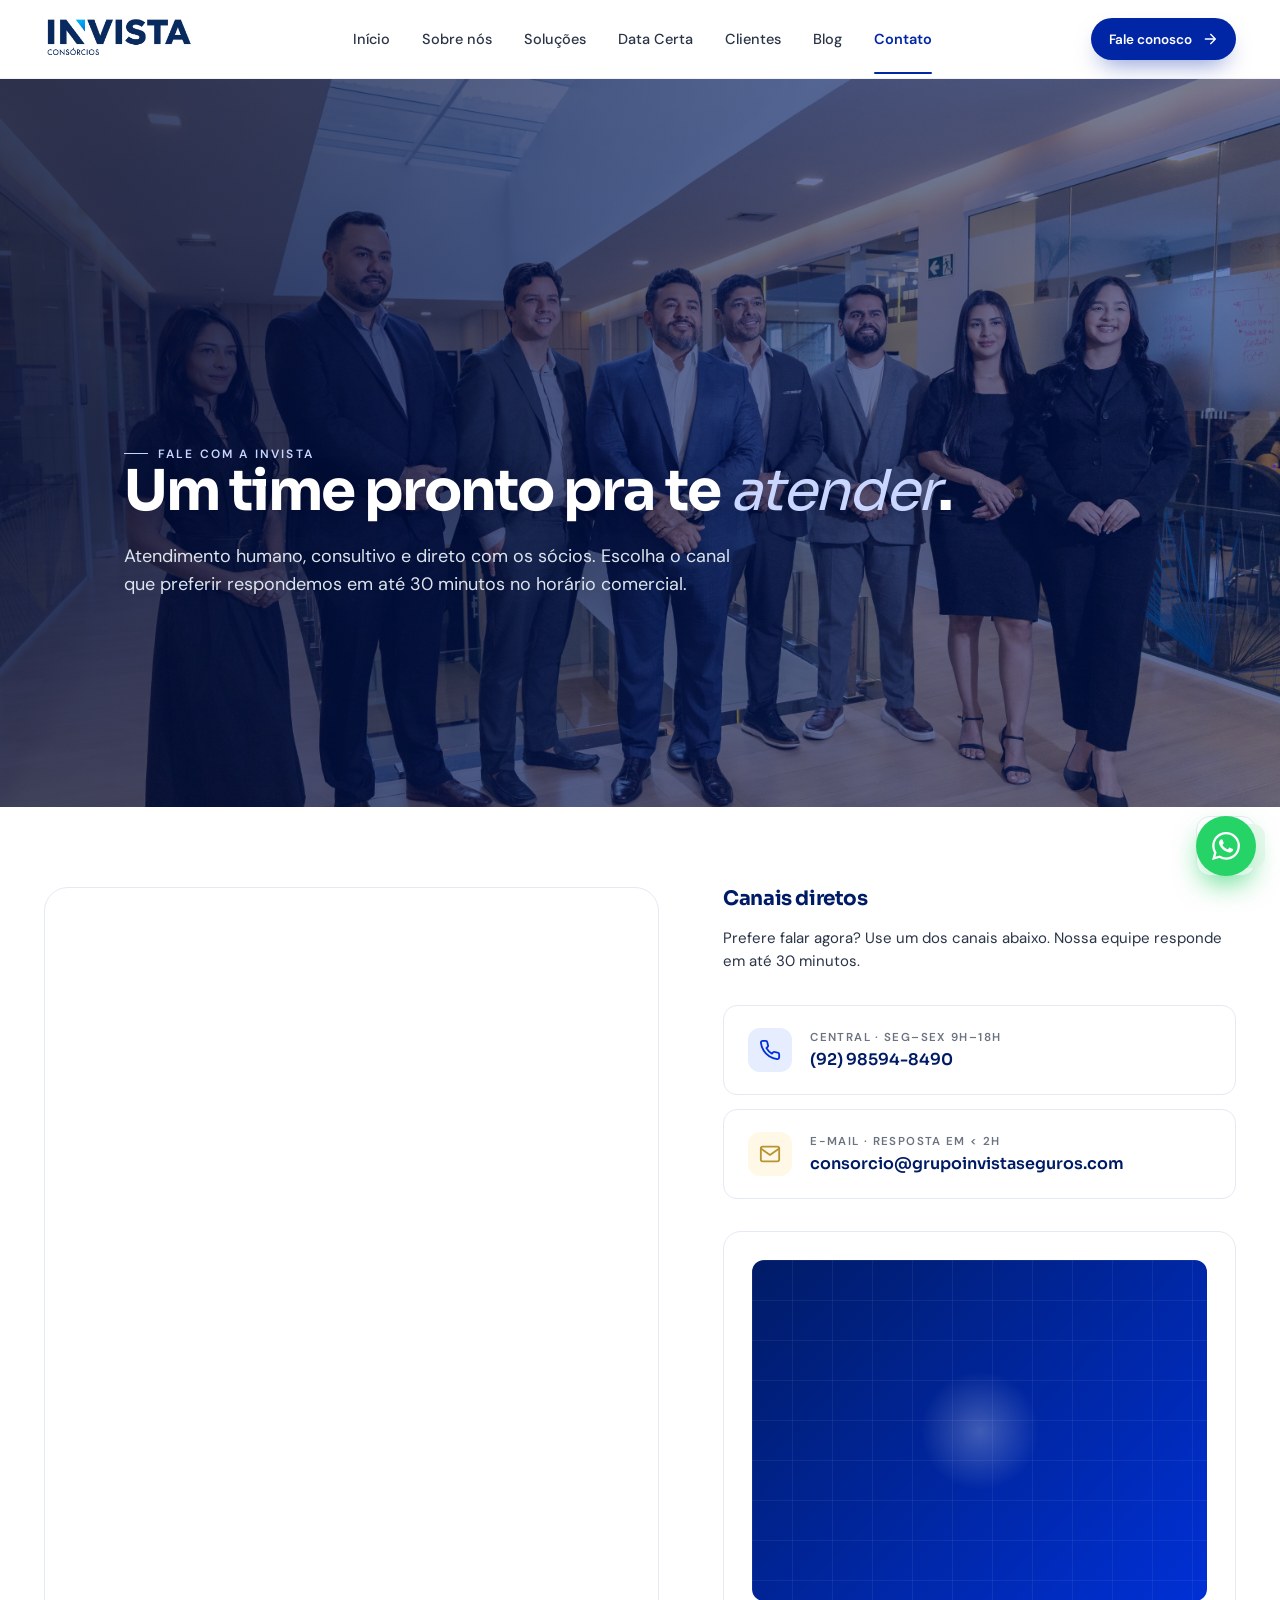
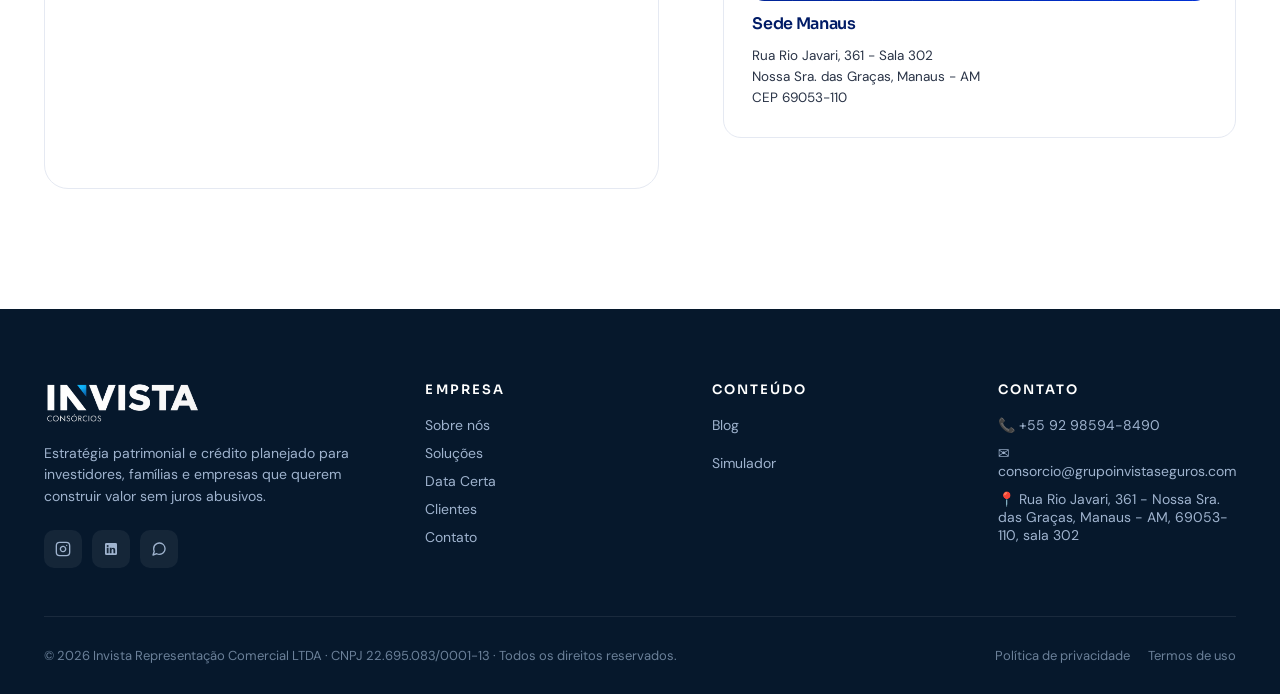
<file: contato.html>
<!doctype html>
<html lang="pt-BR">
<head>
<meta charset="utf-8" />
<meta name="viewport" content="width=device-width, initial-scale=1" />
<title>Contato | Fale com a Invista Consórcios em Manaus</title>
<link rel="preconnect" href="https://fonts.googleapis.com">
<link rel="preconnect" href="https://fonts.gstatic.com" crossorigin>
<link href="https://fonts.googleapis.com/css2?family=Sora:wght@400;500;600;700;800&family=DM+Sans:wght@400;500;600;700&display=swap" rel="stylesheet">
<link rel="stylesheet" href="assets/styles.css">
<style>
/* GHL Form Success Overlay */
#gso{position:fixed;inset:0;z-index:10000;display:flex;align-items:center;justify-content:center;background:rgba(0,19,64,.9);backdrop-filter:blur(18px);-webkit-backdrop-filter:blur(18px);opacity:0;visibility:hidden;transition:opacity .45s ease,visibility .45s ease}
#gso.gso-on{opacity:1;visibility:visible}
.gso-close{position:absolute;top:22px;right:22px;background:rgba(255,255,255,.09);border:1px solid rgba(255,255,255,.15);border-radius:50%;width:40px;height:40px;display:flex;align-items:center;justify-content:center;cursor:pointer;color:rgba(255,255,255,.5);opacity:0;transition:background .2s,color .2s,border-color .2s;flex-shrink:0}
.gso-close:hover{background:rgba(255,255,255,.16);color:#fff;border-color:rgba(255,255,255,.3)}
.gso-inner{position:relative;display:flex;flex-direction:column;align-items:center;text-align:center;padding:12px 32px 8px;max-width:460px;width:90%}
.gso-glow{position:absolute;top:-30px;left:50%;transform:translateX(-50%);width:280px;height:280px;border-radius:50%;background:radial-gradient(circle,rgba(0,61,255,.28) 0%,transparent 68%);opacity:0;pointer-events:none}
.gso-svg{width:136px;height:136px;overflow:visible;position:relative;z-index:1}
.gso-ring{stroke-dasharray:276;stroke-dashoffset:276;transform-box:fill-box;transform-origin:center;transform:rotate(-90deg);opacity:0}
.gso-scan{stroke-dasharray:77 200;transform-box:fill-box;transform-origin:center;transform:rotate(-90deg)}
.gso-check{stroke-dasharray:70;stroke-dashoffset:70}
.gso-title{font-family:'Sora',sans-serif;color:#fff;font-size:clamp(1.15rem,3.5vw,1.5rem);font-weight:700;line-height:1.3;margin:28px 0 10px;opacity:0;transform:translateY(14px)}
.gso-body{font-family:'DM Sans',sans-serif;color:rgba(180,210,255,.82);font-size:1rem;margin:0 0 4px;opacity:0;transform:translateY(10px)}
/* Animations start only when overlay is shown */
#gso.gso-on .gso-glow{animation:gso-glow-in .9s ease forwards .2s}
#gso.gso-on .gso-svg{animation:gso-icon-glow .7s ease forwards 2.1s}
#gso.gso-on .gso-scan{animation:gso-spin 1.3s cubic-bezier(.45,0,.55,1) forwards .2s}
#gso.gso-on .gso-ring{animation:gso-ring-draw .4s ease forwards 1.4s}
#gso.gso-on .gso-check{animation:gso-check-draw .72s cubic-bezier(.2,.8,.3,1.05) forwards 1.6s}
#gso.gso-on .gso-title{animation:gso-fade-up .55s ease forwards 2.2s}
#gso.gso-on .gso-body{animation:gso-fade-up .55s ease forwards 2.5s}
#gso.gso-on .gso-close{animation:gso-fade-in .4s ease forwards 2.85s}
@keyframes gso-glow-in{to{opacity:1}}
@keyframes gso-icon-glow{to{filter:drop-shadow(0 0 16px rgba(0,61,255,.65))}}
@keyframes gso-spin{
  0%{transform:rotate(-90deg);stroke-dasharray:77 200;opacity:1}
  72%{transform:rotate(270deg);stroke-dasharray:77 200;opacity:1}
  88%{transform:rotate(330deg);stroke-dasharray:276 0;opacity:1}
  100%{transform:rotate(360deg);stroke-dasharray:276 0;opacity:0}
}
@keyframes gso-ring-draw{from{stroke-dashoffset:276;opacity:0}to{stroke-dashoffset:0;opacity:.38}}
@keyframes gso-check-draw{to{stroke-dashoffset:0}}
@keyframes gso-fade-up{to{opacity:1;transform:translateY(0)}}
@keyframes gso-fade-in{to{opacity:1}}
</style>
<meta name="description" content="Fale com a equipe da Invista Consórcios. Atendimento consultivo e direto com os sócios para estruturar seu plano de consórcio. Resposta em até 30 min." />
<meta name="robots" content="index, follow" />
<meta name="author" content="Invista Consórcios" />
<link rel="canonical" href="https://invconsorcios.com.br/contato" />
<meta name="theme-color" content="#0A2A6B" />
<link rel="icon" type="image/png" sizes="32x32" href="assets/favicon-32.png?v=2" />
<link rel="icon" type="image/png" sizes="16x16" href="assets/favicon-16.png?v=2" />
<link rel="apple-touch-icon" sizes="180x180" href="assets/apple-touch-icon.png?v=2" />
<meta property="og:type" content="website" />
<meta property="og:site_name" content="Invista Consórcios" />
<meta property="og:locale" content="pt_BR" />
<meta property="og:title" content="Contato | Fale com a Invista Consórcios em Manaus" />
<meta property="og:description" content="Fale com a equipe da Invista Consórcios. Atendimento consultivo e direto com os sócios para estruturar seu plano de consórcio. Resposta em até 30 min." />
<meta property="og:url" content="https://invconsorcios.com.br/contato" />
<meta property="og:image" content="https://invconsorcios.com.br/assets/og-image.jpg" />
<meta property="og:image:width" content="1200" />
<meta property="og:image:height" content="630" />
<meta name="twitter:card" content="summary_large_image" />
<meta name="twitter:title" content="Contato | Fale com a Invista Consórcios em Manaus" />
<meta name="twitter:description" content="Fale com a equipe da Invista Consórcios. Atendimento consultivo e direto com os sócios para estruturar seu plano de consórcio. Resposta em até 30 min." />
<meta name="twitter:image" content="https://invconsorcios.com.br/assets/og-image.jpg" />
<script type="application/ld+json">{"@context":"https://schema.org","@graph":[{"@type":"FinancialService","@id":"https://invconsorcios.com.br/#organization","name":"Invista Consórcios","legalName":"Invista Representação Comercial LTDA","url":"https://invconsorcios.com.br/","logo":"https://invconsorcios.com.br/assets/favicon-512.png","image":"https://invconsorcios.com.br/assets/og-image.jpg","telephone":"+5592985948490","email":"consorcio@grupoinvistaseguros.com","taxID":"22.695.083/0001-13","priceRange":"$$","address":{"@type":"PostalAddress","streetAddress":"Rua Rio Javari, 361 - Sala 302","addressLocality":"Manaus","addressRegion":"AM","postalCode":"69053-110","addressCountry":"BR"},"geo":{"@type":"GeoCoordinates","latitude":-3.1065,"longitude":-60.0258},"areaServed":{"@type":"City","name":"Manaus"},"sameAs":["https://www.instagram.com/invistaconsorcios.br/"]},{"@type":"BreadcrumbList","itemListElement":[{"@type":"ListItem","position":1,"name":"Início","item":"https://invconsorcios.com.br/"},{"@type":"ListItem","position":2,"name":"Contato","item":"https://invconsorcios.com.br/contato"}]}]}</script>
</head>
<body><div id="page-loader"><div class="loader-spinner"></div></div><header class="nav"><div class="container row"><a href="/" class="logo" aria-label="Invista Consórcios"><picture><source type="image/webp" srcset="assets/ChatGPT Image 28 de mai. de 2026, 11_21_28 (1).webp"><img src="assets/ChatGPT Image 28 de mai. de 2026, 11_21_28 (1).png" alt="Invista Consórcios" decoding="async"></picture></a><nav class="links"><a href="/" class="">Início</a><a href="sobre" class="">Sobre nós</a><a href="solucoes" class="">Soluções</a><a href="data-certa" class="">Data Certa</a><a href="clientes" class="">Clientes</a><a href="blog" class="">Blog</a><a href="contato" class="active">Contato</a></nav><div class="nav-cta"><a href="contato" class="btn btn-primary btn-sm">Fale conosco<svg viewBox="0 0 24 24" fill="none" stroke="currentColor" stroke-width="2" stroke-linecap="round" stroke-linejoin="round"><path d="M5 12h14M13 5l7 7-7 7"/></svg></a></div><button class="nav-hamburger" aria-label="Menu" id="nav-hamburger"><span></span><span></span><span></span></button></div></header><div class="nav-overlay" id="nav-overlay"></div>
<section class="page-hero has-photo-bg" style="padding:359px 0 208px">
  <div class="ph-bg"><picture><source type="image/webp" srcset="assets/IMG_5470.webp"><img src="assets/IMG_5470.jpg" alt="" loading="eager" fetchpriority="high" decoding="async"></picture></div>
  <div class="container">
    <span class="eyebrow">Fale com a Invista</span>
    <h1>Um time pronto pra te <em>atender</em>.</h1>
    <p class="lead">Atendimento humano, consultivo e direto com os sócios. Escolha o canal que preferir  respondemos em até 30 minutos no horário comercial.</p>
  </div>
</section>

<section class="sec" style="padding-top:80px">
  <div class="container">
    <div class="contato-grid">
      <div class="ct-form" style="padding:0;overflow:hidden">
        <iframe src="https://api.leadconnectorhq.com/widget/form/l2XqwUmWYaVCOhYaHWMh" style="width:100%;min-height:900px;border:none;display:block" scrolling="no" id="ghl-form-iframe"></iframe>
        <script src="https://link.msgsndr.com/js/form-embed/v2.js" defer></script>
      </div>

      <div class="ct-side">
        <h3>Canais diretos</h3>
        <p>Prefere falar agora? Use um dos canais abaixo. Nossa equipe responde em até 30 minutos.</p>

        <div class="ct-channels">
          <a href="https://wa.me/5592985948490" class="ct-channel wa">
            <div class="ic"><svg viewBox="0 0 24 24" fill="currentColor"><path d="M17.472 14.382c-.297-.149-1.758-.867-2.03-.967-.273-.099-.471-.148-.67.15-.197.297-.767.966-.94 1.164-.173.199-.347.223-.644.075-.297-.15-1.255-.463-2.39-1.475-.883-.788-1.48-1.761-1.653-2.059-.173-.297-.018-.458.13-.606.134-.133.298-.347.446-.52.149-.174.198-.298.298-.497.099-.198.05-.371-.025-.52-.075-.149-.669-1.612-.916-2.207-.242-.579-.487-.5-.669-.51-.173-.008-.371-.01-.57-.01-.198 0-.52.074-.792.372-.272.297-1.04 1.016-1.04 2.479 0 1.462 1.065 2.875 1.213 3.074.149.198 2.096 3.2 5.077 4.487.709.306 1.262.489 1.694.625.712.227 1.36.195 1.871.118.571-.085 1.758-.719 2.006-1.413.248-.694.248-1.289.173-1.413"/></svg></div>
            <div class="info"><small>WhatsApp · resposta em &lt; 5 min</small><b>(92) 98594-8490</b></div>
          </a>
          <a href="tel:+5592985948490" class="ct-channel tel">
            <div class="ic"><svg viewBox="0 0 24 24" fill="none" stroke="currentColor" stroke-width="2" stroke-linecap="round" stroke-linejoin="round"><path d="M22 16.92v3a2 2 0 0 1-2.18 2 19.79 19.79 0 0 1-8.63-3.07 19.5 19.5 0 0 1-6-6 19.79 19.79 0 0 1-3.07-8.67A2 2 0 0 1 4.11 2h3a2 2 0 0 1 2 1.72c.127.96.361 1.903.7 2.81a2 2 0 0 1-.45 2.11L8.09 9.91a16 16 0 0 0 6 6l1.27-1.27a2 2 0 0 1 2.11-.45c.907.339 1.85.573 2.81.7a2 2 0 0 1 1.72 2z"/></svg></div>
            <div class="info"><small>Central · seg–sex 9h–18h</small><b>(92) 98594-8490</b></div>
          </a>
          <a href="mailto:consorcio@grupoinvistaseguros.com" class="ct-channel email">
            <div class="ic"><svg viewBox="0 0 24 24" fill="none" stroke="currentColor" stroke-width="2" stroke-linecap="round" stroke-linejoin="round"><path d="M4 4h16c1.1 0 2 .9 2 2v12c0 1.1-.9 2-2 2H4c-1.1 0-2-.9-2-2V6c0-1.1.9-2 2-2z"/><polyline points="22,6 12,13 2,6"/></svg></div>
            <div class="info"><small>E-mail · resposta em &lt; 2h</small><b>consorcio@grupoinvistaseguros.com</b></div>
          </a>
        </div>

        <div class="ct-map">
          <div class="map-placeholder">
            <iframe src="https://www.google.com/maps/embed?pb=!1m18!1m12!1m3!1d3983.955386133857!2d-60.0258383250289!3d-3.1065029968690605!2m3!1f0!2f0!3f0!3m2!1i1024!2i768!4f13.1!3m3!1m2!1s0x926c05545542326f%3A0x92372215e71ef954!2sZen.Work!5e0!3m2!1spt-BR!2sbr!4v1780502223749!5m2!1spt-BR!2sbr" style="width:100%;height:100%;border:0;position:relative;z-index:1" allowfullscreen="" loading="lazy" referrerpolicy="no-referrer-when-downgrade" sandbox="allow-scripts allow-same-origin allow-popups allow-popups-to-escape-sandbox" title="Mapa da sede da Invista Consórcios em Manaus"></iframe>
          </div>
          <h4>Sede Manaus</h4>
          <p>Rua Rio Javari, 361 - Sala 302<br/>Nossa Sra. das Graças, Manaus - AM<br/>CEP 69053-110</p>
        </div>
      </div>
    </div>
  </div>
</section>
<footer><div class="container"><div class="foot-grid"><div><a href="/" class="logo" aria-label="Invista Consórcios"><picture><source type="image/webp" srcset="assets/invista-logo-white.webp"><img src="assets/invista-logo-white.png" alt="Invista Consórcios" loading="lazy" decoding="async"></picture></a><p>Estratégia patrimonial e crédito planejado para investidores, famílias e empresas que querem construir valor sem juros abusivos.</p><div class="soc"><a href="https://www.instagram.com/invistaconsorcios.br/" target="_blank" rel="noopener" aria-label="Instagram"><svg viewBox="0 0 24 24" fill="none" stroke="currentColor" stroke-width="2" stroke-linecap="round" stroke-linejoin="round"><rect x="2" y="2" width="20" height="20" rx="5"/><path d="M16 11.37A4 4 0 1 1 12.63 8 4 4 0 0 1 16 11.37z"/><line x1="17.5" y1="6.5" x2="17.51" y2="6.5"/></svg></a><a href="#" aria-label="LinkedIn"><svg viewBox="0 0 24 24" fill="currentColor"><path d="M19 3a2 2 0 0 1 2 2v14a2 2 0 0 1-2 2H5a2 2 0 0 1-2-2V5a2 2 0 0 1 2-2zM8.339 18.337V10.13H5.667v8.207zm-1.336-9.378a1.547 1.547 0 1 0 0-3.095 1.547 1.547 0 0 0 0 3.095zm11.336 9.378v-4.501c0-2.477-1.323-3.629-3.087-3.629a2.665 2.665 0 0 0-2.413 1.325v-1.402H10.18c.034.74 0 8.207 0 8.207h2.659v-4.583a1.815 1.815 0 0 1 .088-.649 1.456 1.456 0 0 1 1.364-.973c.964 0 1.348.734 1.348 1.81v4.395z"/></svg></a><a href="#" aria-label="WhatsApp"><svg viewBox="0 0 24 24" fill="none" stroke="currentColor" stroke-width="2" stroke-linecap="round" stroke-linejoin="round"><path d="M21 11.5a8.38 8.38 0 0 1-.9 3.8 8.5 8.5 0 0 1-7.6 4.7 8.38 8.38 0 0 1-3.8-.9L3 21l1.9-5.7a8.38 8.38 0 0 1-.9-3.8 8.5 8.5 0 0 1 4.7-7.6 8.38 8.38 0 0 1 3.8-.9h.5a8.48 8.48 0 0 1 8 8z"/></svg></a></div></div><div><h4>Empresa</h4><ul><li><a href="sobre">Sobre nós</a></li><li><a href="solucoes">Soluções</a></li><li><a href="data-certa" class="">Data Certa</a></li><li><a href="clientes">Clientes</a></li><li><a href="contato">Contato</a></li></ul></div><div><h4>Conteúdo</h4><ul><li><a href="blog">Blog</a></li><li></li><li><a href="data-certa.html#simulador">Simulador</a></li></ul></div><div><h4>Contato</h4><ul><li>📞 +55 92 98594-8490</li><li>✉ <a href="mailto:consorcio@grupoinvistaseguros.com">consorcio@grupoinvistaseguros.com</a></li><li>📍 Rua Rio Javari, 361 - Nossa Sra. das Graças, Manaus - AM, 69053-110, sala 302</li></ul></div></div><div class="foot-bottom"><div>© 2026 Invista Representação Comercial LTDA · CNPJ 22.695.083/0001-13 · Todos os direitos reservados.</div><div class="legal"><a href="privacidade">Política de privacidade</a><a href="termos">Termos de uso</a></div></div></div></footer><a class="wa" href="https://wa.me/5592985948490?text=Ol%C3%A1%2C%20vim%20do%20site%20e%20gostaria%20de%20saber%20mais" target="_blank" rel="noopener" aria-label="WhatsApp"><svg viewBox="0 0 24 24" fill="currentColor"><path d="M17.472 14.382c-.297-.149-1.758-.867-2.03-.967-.273-.099-.471-.148-.67.15-.197.297-.767.966-.94 1.164-.173.199-.347.223-.644.075-.297-.15-1.255-.463-2.39-1.475-.883-.788-1.48-1.761-1.653-2.059-.173-.297-.018-.458.13-.606.134-.133.298-.347.446-.52.149-.174.198-.298.298-.497.099-.198.05-.371-.025-.52-.075-.149-.669-1.612-.916-2.207-.242-.579-.487-.5-.669-.51-.173-.008-.371-.01-.57-.01-.198 0-.52.074-.792.372-.272.297-1.04 1.016-1.04 2.479 0 1.462 1.065 2.875 1.213 3.074.149.198 2.096 3.2 5.077 4.487.709.306 1.262.489 1.694.625.712.227 1.36.195 1.871.118.571-.085 1.758-.719 2.006-1.413.248-.694.248-1.289.173-1.413-.074-.124-.272-.198-.57-.347m-5.421 7.403h-.004a9.87 9.87 0 0 1-5.031-1.378l-.361-.214-3.741.982.998-3.648-.235-.374a9.86 9.86 0 0 1-1.51-5.26c.001-5.45 4.436-9.884 9.888-9.884 2.64 0 5.122 1.03 6.988 2.898a9.825 9.825 0 0 1 2.893 6.994c-.003 5.45-4.437 9.884-9.885 9.884m8.413-18.297A11.815 11.815 0 0 0 12.05 0C5.495 0 .16 5.335.157 11.892c0 2.096.547 4.142 1.588 5.945L.057 24l6.305-1.654a11.882 11.882 0 0 0 5.683 1.448h.005c6.554 0 11.89-5.335 11.893-11.893A11.821 11.821 0 0 0 20.464 3.488"/></svg></a><script src="assets/sim.js"></script>
<script>window.addEventListener("load",function(){var l=document.getElementById("page-loader");if(l){l.classList.add("hidden");setTimeout(function(){l.remove()},520);}});</script><script src="assets/anim.js"></script>
<!-- GHL Form Success Overlay -->
<div id="gso" role="dialog" aria-modal="true" aria-hidden="true" aria-labelledby="gso-h">
  <button class="gso-close" aria-label="Fechar">
    <svg viewBox="0 0 24 24" fill="none" stroke="currentColor" stroke-width="2.5" stroke-linecap="round"><line x1="18" y1="6" x2="6" y2="18"/><line x1="6" y1="6" x2="18" y2="18"/></svg>
  </button>
  <div class="gso-inner">
    <div class="gso-glow"></div>
    <svg class="gso-svg" viewBox="0 0 100 100" fill="none" xmlns="http://www.w3.org/2000/svg" aria-hidden="true">
      <circle class="gso-track" cx="50" cy="50" r="44" stroke="rgba(0,61,255,0.15)" stroke-width="1.5"/>
      <circle class="gso-scan" cx="50" cy="50" r="44" stroke="#003DFF" stroke-width="2.5" stroke-linecap="round"/>
      <circle class="gso-ring" cx="50" cy="50" r="44" stroke="#003DFF" stroke-width="2"/>
      <path class="gso-check" d="M28 51 L44 67 L72 32" stroke="#003DFF" stroke-width="5" stroke-linecap="round" stroke-linejoin="round"/>
    </svg>
    <h2 class="gso-title" id="gso-h">Obrigado por escolher a Invista Consórcios</h2>
    <p class="gso-body">Em breve entraremos em contato com você</p>
  </div>
</div>
<script>
(function(){
  var el=document.getElementById('gso');
  if(!el)return;
  function show(){
    el.classList.remove('gso-on');
    void el.offsetWidth; // reset animations
    el.classList.add('gso-on');
    el.setAttribute('aria-hidden','false');
  }
  function hide(){
    el.classList.remove('gso-on');
    el.setAttribute('aria-hidden','true');
  }
  // Listen for GHL / LeadConnector postMessage events on form submission
  window.addEventListener('message',function(e){
    try{
      var d=typeof e.data==='string'?JSON.parse(e.data):e.data;
      if(!d)return;
      var fromGHL=e.origin&&(e.origin.indexOf('leadconnectorhq.com')>-1||e.origin.indexOf('msgsndr.com')>-1);
      if(
        d.type==='form-submission-success'||
        d.type==='FORM_SUBMISSION_SUCCESS'||
        (d.event&&(d.event==='form:submitted'||d.event==='formSubmitted'))||
        (fromGHL&&typeof d.type==='string'&&d.type.toLowerCase().indexOf('submit')>-1)
      )show();
    }catch(err){}
  });
  // Click backdrop to dismiss
  el.addEventListener('click',function(e){if(e.target===el)hide();});
  el.querySelector('.gso-close').addEventListener('click',hide);
  document.addEventListener('keydown',function(e){if(e.key==='Escape'&&el.classList.contains('gso-on'))hide();});
})();
</script>
</body></html>
</file>
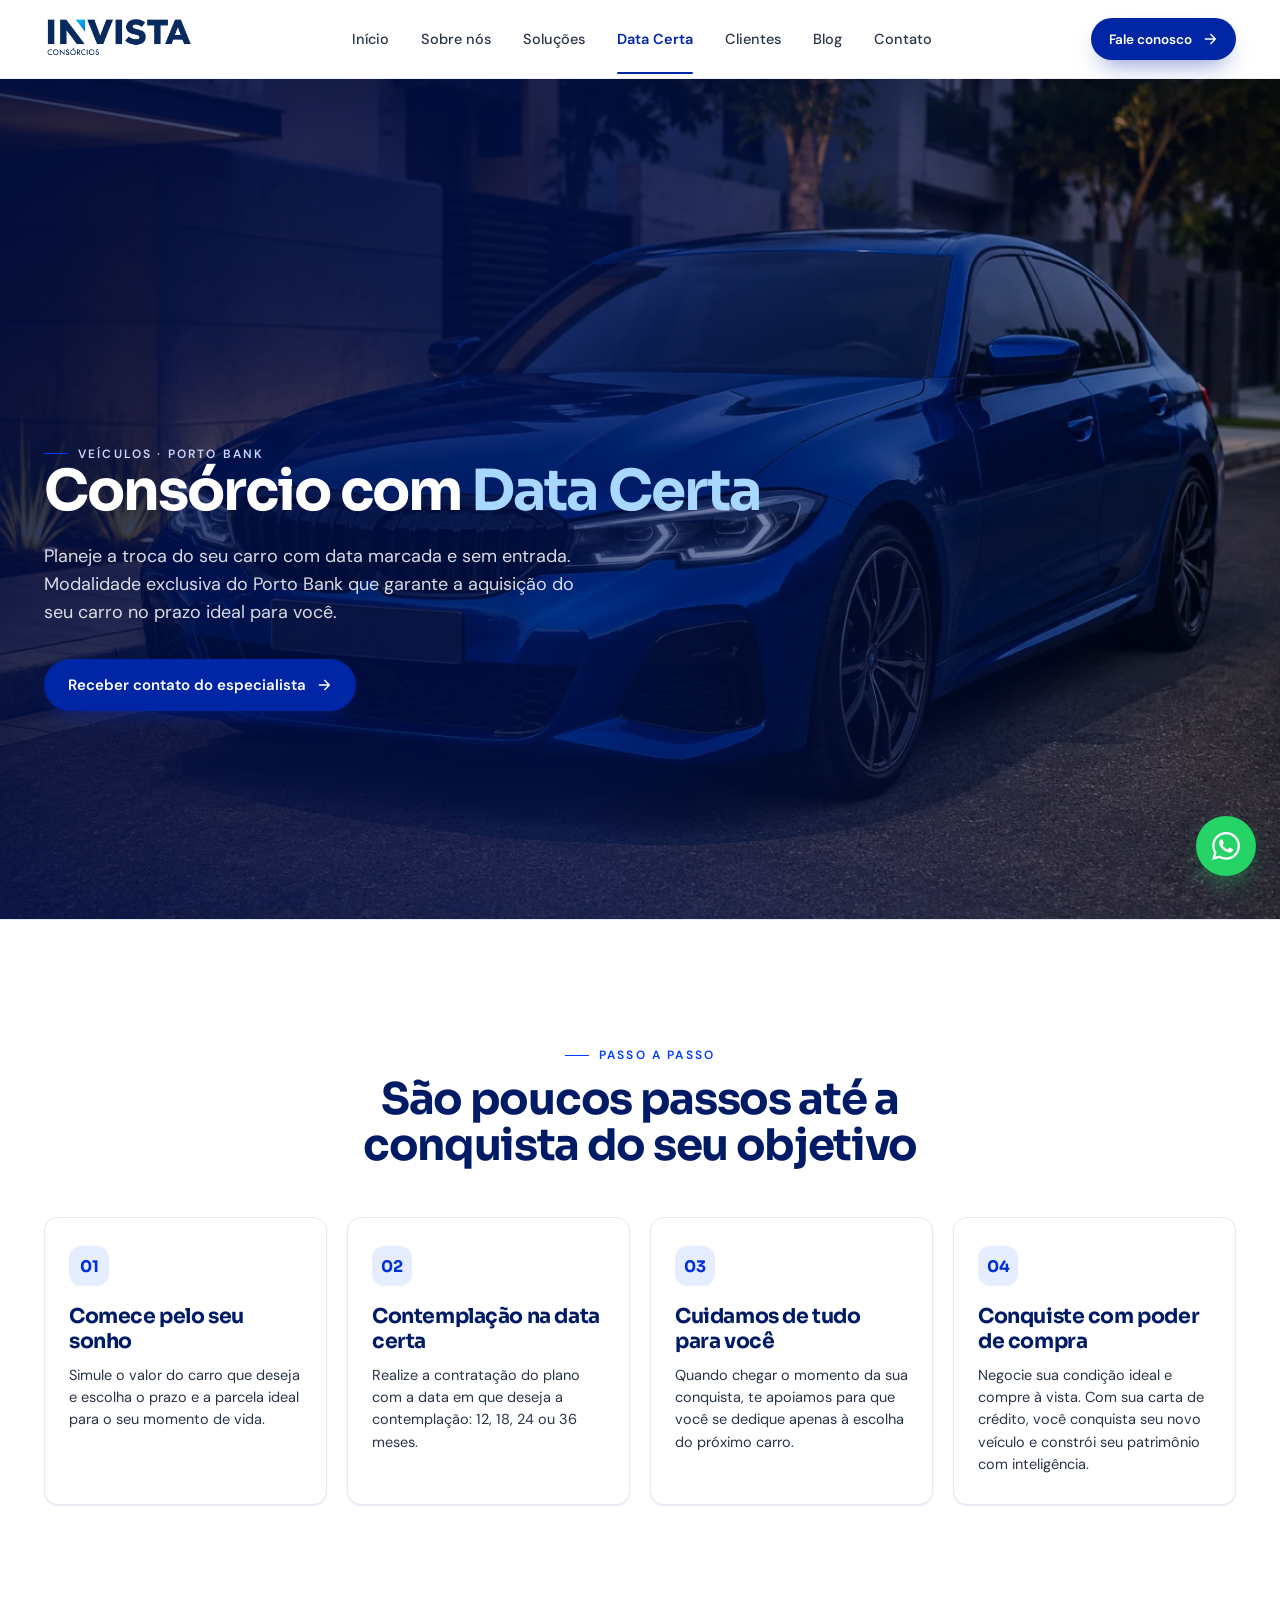
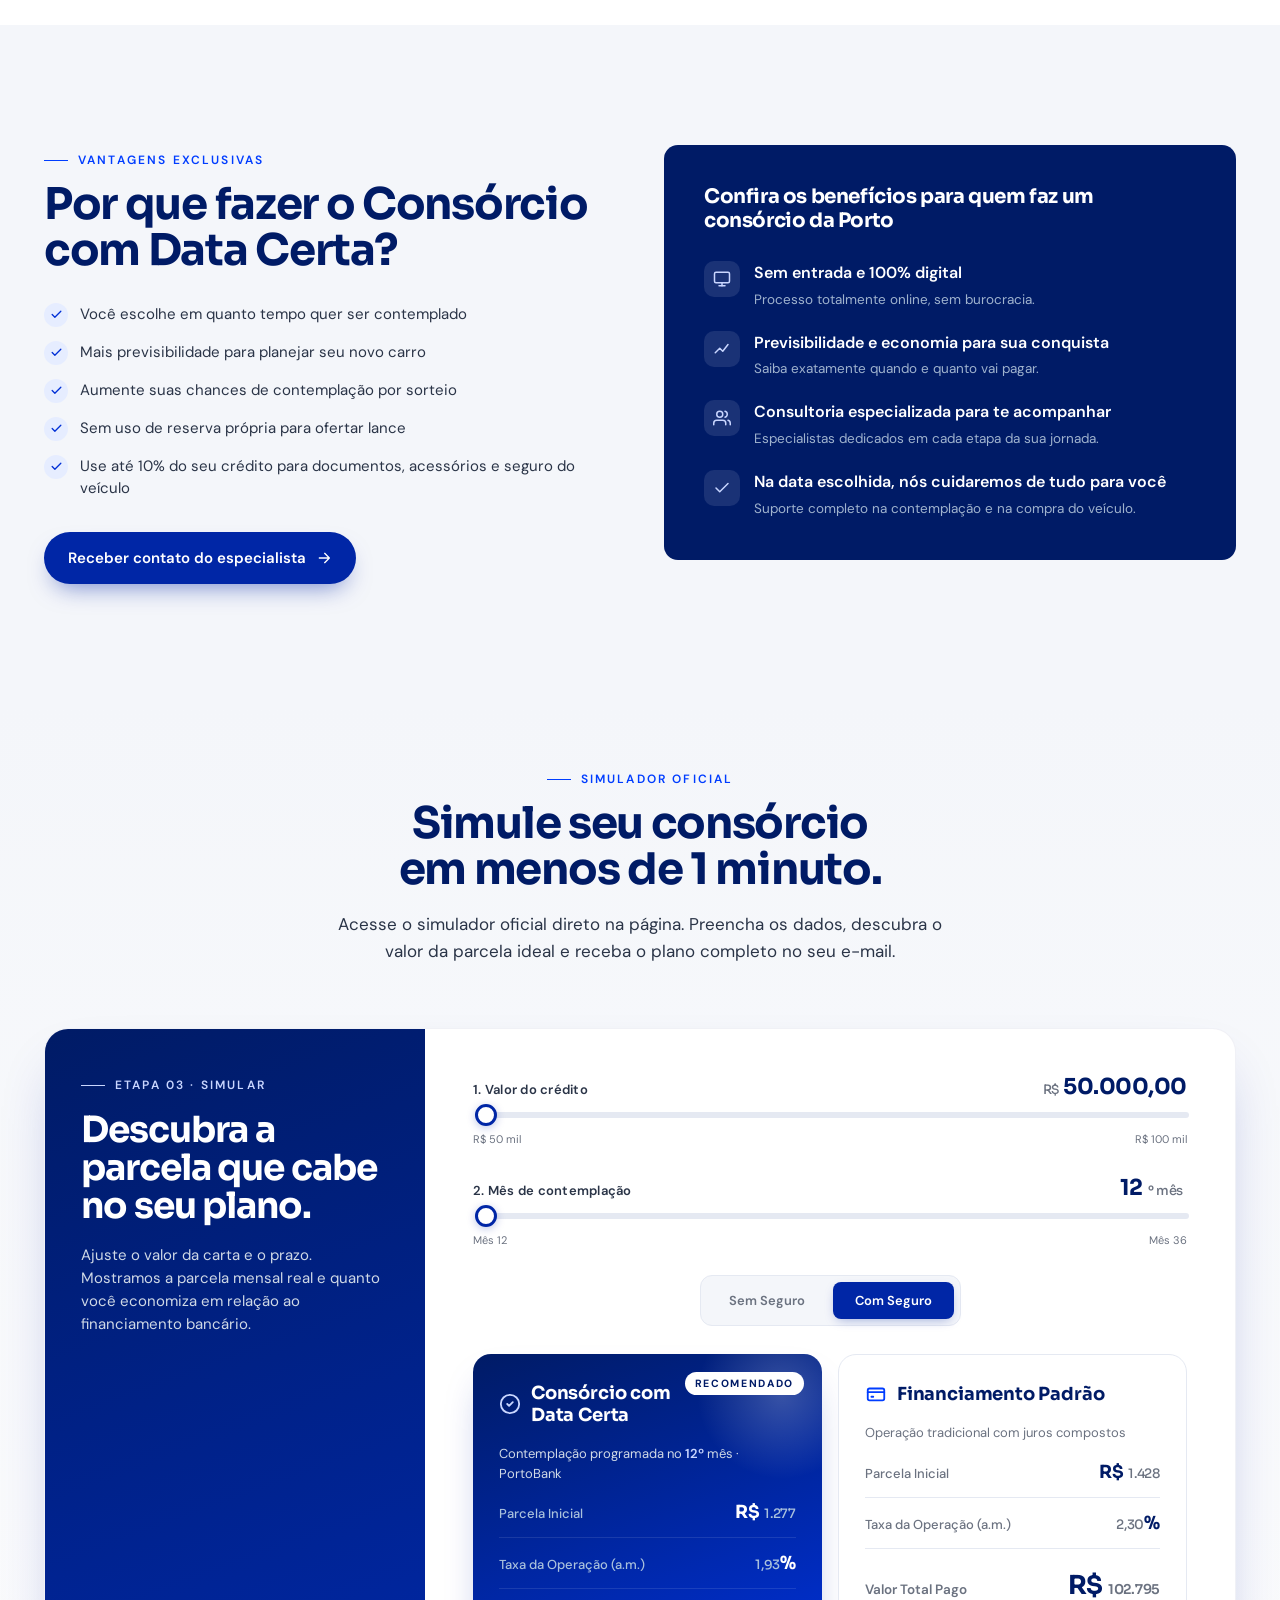
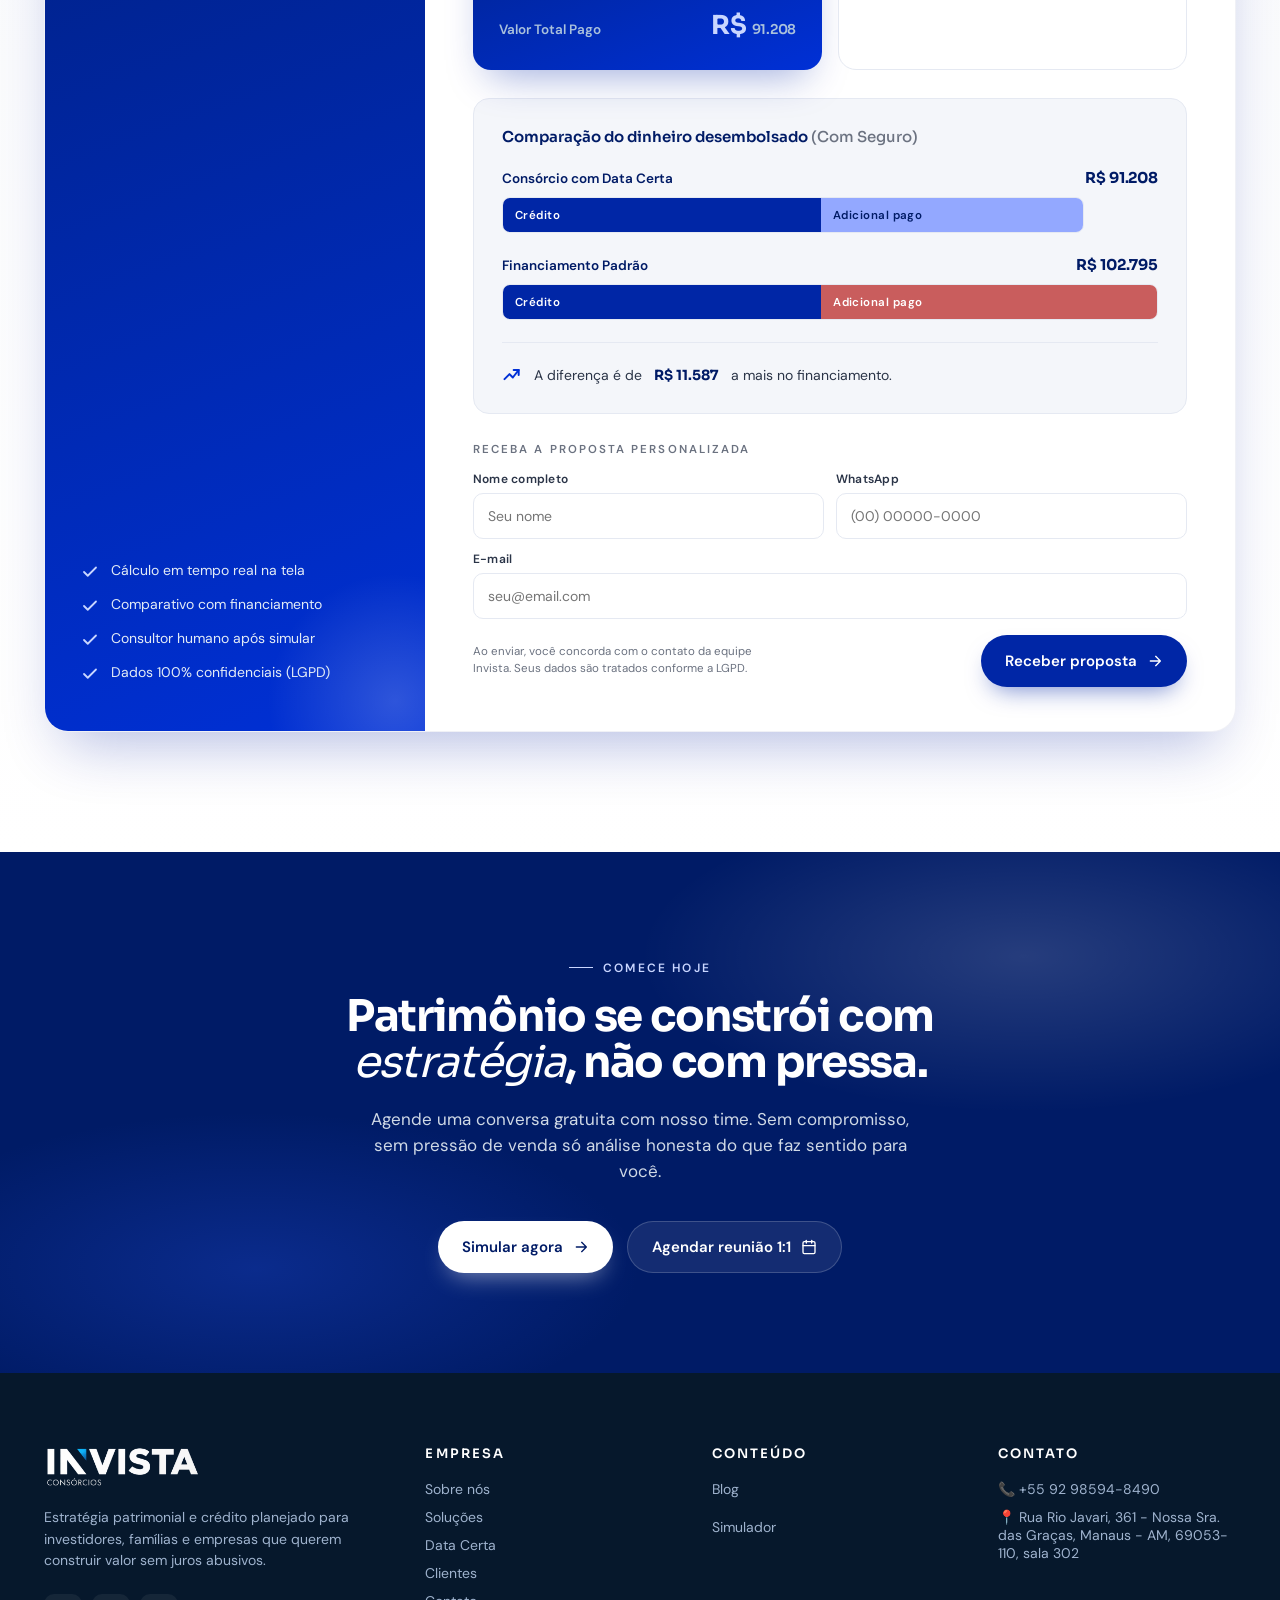
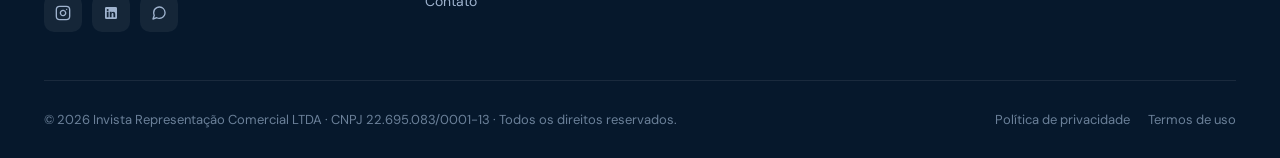
<file: data-certa.html>
<!doctype html>
<html lang="pt-BR">
<head>
<meta charset="utf-8" />
<meta name="viewport" content="width=device-width, initial-scale=1" />
<title>Consórcio Data Certa | Troque de Carro sem Juros</title>
<link rel="preconnect" href="https://fonts.googleapis.com">
<link rel="preconnect" href="https://fonts.gstatic.com" crossorigin>
<link href="https://fonts.googleapis.com/css2?family=Sora:wght@400;500;600;700;800&family=DM+Sans:wght@400;500;600;700&display=swap" rel="stylesheet">
<link rel="stylesheet" href="assets/styles.css">
<meta name="description" content="Planeje a troca do seu carro com data marcada e sem entrada. Modalidade exclusiva Porto Bank: contemplação garantida em 12, 18, 24 ou 36 meses." />
<meta name="robots" content="index, follow" />
<meta name="author" content="Invista Consórcios" />
<link rel="canonical" href="https://invconsorcios.com.br/data-certa" />
<meta name="theme-color" content="#0A2A6B" />
<link rel="icon" type="image/png" sizes="32x32" href="assets/favicon-32.png?v=2" />
<link rel="icon" type="image/png" sizes="16x16" href="assets/favicon-16.png?v=2" />
<link rel="apple-touch-icon" sizes="180x180" href="assets/apple-touch-icon.png?v=2" />
<meta property="og:type" content="website" />
<meta property="og:site_name" content="Invista Consórcios" />
<meta property="og:locale" content="pt_BR" />
<meta property="og:title" content="Consórcio Data Certa | Troque de Carro sem Juros" />
<meta property="og:description" content="Planeje a troca do seu carro com data marcada e sem entrada. Modalidade exclusiva Porto Bank: contemplação garantida em 12, 18, 24 ou 36 meses." />
<meta property="og:url" content="https://invconsorcios.com.br/data-certa" />
<meta property="og:image" content="https://invconsorcios.com.br/assets/og-image.jpg" />
<meta property="og:image:width" content="1200" />
<meta property="og:image:height" content="630" />
<meta name="twitter:card" content="summary_large_image" />
<meta name="twitter:title" content="Consórcio Data Certa | Troque de Carro sem Juros" />
<meta name="twitter:description" content="Planeje a troca do seu carro com data marcada e sem entrada. Modalidade exclusiva Porto Bank: contemplação garantida em 12, 18, 24 ou 36 meses." />
<meta name="twitter:image" content="https://invconsorcios.com.br/assets/og-image.jpg" />
<script type="application/ld+json">{"@context":"https://schema.org","@graph":[{"@type":"FinancialService","@id":"https://invconsorcios.com.br/#organization","name":"Invista Consórcios","legalName":"Invista Representação Comercial LTDA","url":"https://invconsorcios.com.br/","logo":"https://invconsorcios.com.br/assets/favicon-512.png","image":"https://invconsorcios.com.br/assets/og-image.jpg","telephone":"+5592985948490","email":"consorcio@grupoinvistaseguros.com","taxID":"22.695.083/0001-13","priceRange":"$$","address":{"@type":"PostalAddress","streetAddress":"Rua Rio Javari, 361 - Sala 302","addressLocality":"Manaus","addressRegion":"AM","postalCode":"69053-110","addressCountry":"BR"},"geo":{"@type":"GeoCoordinates","latitude":-3.1065,"longitude":-60.0258},"areaServed":{"@type":"City","name":"Manaus"},"sameAs":["https://www.instagram.com/invistaconsorcios.br/"]},{"@type":"BreadcrumbList","itemListElement":[{"@type":"ListItem","position":1,"name":"Início","item":"https://invconsorcios.com.br/"},{"@type":"ListItem","position":2,"name":"Data Certa","item":"https://invconsorcios.com.br/data-certa"}]}]}</script>
</head>
<body><div id="page-loader"><div class="loader-spinner"></div></div><header class="nav"><div class="container row"><a href="/" class="logo" aria-label="Invista Consórcios"><picture><source type="image/webp" srcset="assets/ChatGPT Image 28 de mai. de 2026, 11_21_28 (1).webp"><img src="assets/ChatGPT Image 28 de mai. de 2026, 11_21_28 (1).png" alt="Invista Consórcios" decoding="async"></picture></a><nav class="links"><a href="/" class="">Início</a><a href="sobre" class="">Sobre nós</a><a href="solucoes" class="">Soluções</a><a href="data-certa" class="active">Data Certa</a><a href="clientes" class="">Clientes</a><a href="blog" class="">Blog</a><a href="contato" class="">Contato</a></nav><div class="nav-cta"><a href="contato" class="btn btn-primary btn-sm">Fale conosco<svg viewBox="0 0 24 24" fill="none" stroke="currentColor" stroke-width="2" stroke-linecap="round" stroke-linejoin="round"><path d="M5 12h14M13 5l7 7-7 7"/></svg></a></div><button class="nav-hamburger" aria-label="Menu" id="nav-hamburger"><span></span><span></span><span></span></button></div></header><div class="nav-overlay" id="nav-overlay"></div>

<section class="page-hero" style="background-image:url('assets/bmw.png');background-image:image-set(url('assets/bmw.webp') type('image/webp'), url('assets/bmw.png') type('image/png'));background-size:cover;background-position:center right;position:relative;padding:359px 0 208px">
  <div style="position:absolute;inset:0;background:linear-gradient(90deg,rgba(0,15,70,.82) 0%,rgba(0,20,90,.65) 45%,rgba(0,10,50,.20) 100%);z-index:0"></div>
  <div class="container" style="position:relative;z-index:1;color:#fff">
    <span class="eyebrow" style="color:var(--gold-soft)">Veículos · Porto Bank</span>
    <h1 style="color:#fff">Consórcio com <span style="color:#A8D8FF">Data Certa</span></h1>
    <p class="lead" style="max-width:560px;color:rgba(255,255,255,.85)">Planeje a troca do seu carro com data marcada e sem entrada. Modalidade exclusiva do Porto Bank que garante a aquisição do seu carro no prazo ideal para você.</p>
    <a href="contato" class="btn btn-primary" style="margin-top:32px">Receber contato do especialista<svg viewBox="0 0 24 24" fill="none" stroke="currentColor" stroke-width="2" stroke-linecap="round" stroke-linejoin="round"><path d="M5 12h14M13 5l7 7-7 7"/></svg></a>
  </div>
</section>


<section class="sec">
  <div class="container">
    <div class="sec-head" style="text-align:center;margin:0 auto 48px">
      <span class="eyebrow" style="justify-content:center">Passo a passo</span>
      <h2 style="margin-top:14px">São poucos passos até a<br/>conquista do seu objetivo</h2>
    </div>
    <div class="dc-steps-grid">
      <div style="background:#fff;border-radius:var(--radius);padding:28px 24px;border:1px solid var(--cinza-100);box-shadow:var(--shadow-sm)">
        <div style="width:40px;height:40px;border-radius:12px;background:var(--azul-50);color:var(--azul-700);display:grid;place-items:center;font-family:'Sora';font-weight:700;font-size:16px;margin-bottom:18px">01</div>
        <h3>Comece pelo seu sonho</h3>
        <p style="margin-top:10px;font-size:14.5px">Simule o valor do carro que deseja e escolha o prazo e a parcela ideal para o seu momento de vida.</p>
      </div>
      <div style="background:#fff;border-radius:var(--radius);padding:28px 24px;border:1px solid var(--cinza-100);box-shadow:var(--shadow-sm)">
        <div style="width:40px;height:40px;border-radius:12px;background:var(--azul-50);color:var(--azul-700);display:grid;place-items:center;font-family:'Sora';font-weight:700;font-size:16px;margin-bottom:18px">02</div>
        <h3>Contemplação na data certa</h3>
        <p style="margin-top:10px;font-size:14.5px">Realize a contratação do plano com a data em que deseja a contemplação: 12, 18, 24 ou 36 meses.</p>
      </div>
      <div style="background:#fff;border-radius:var(--radius);padding:28px 24px;border:1px solid var(--cinza-100);box-shadow:var(--shadow-sm)">
        <div style="width:40px;height:40px;border-radius:12px;background:var(--azul-50);color:var(--azul-700);display:grid;place-items:center;font-family:'Sora';font-weight:700;font-size:16px;margin-bottom:18px">03</div>
        <h3>Cuidamos de tudo para você</h3>
        <p style="margin-top:10px;font-size:14.5px">Quando chegar o momento da sua conquista, te apoiamos para que você se dedique apenas à escolha do próximo carro.</p>
      </div>
      <div style="background:#fff;border-radius:var(--radius);padding:28px 24px;border:1px solid var(--cinza-100);box-shadow:var(--shadow-sm)">
        <div style="width:40px;height:40px;border-radius:12px;background:var(--azul-50);color:var(--azul-700);display:grid;place-items:center;font-family:'Sora';font-weight:700;font-size:16px;margin-bottom:18px">04</div>
        <h3>Conquiste com poder de compra</h3>
        <p style="margin-top:10px;font-size:14.5px">Negocie sua condição ideal e compre à vista. Com sua carta de crédito, você conquista seu novo veículo e constrói seu patrimônio com inteligência.</p>
      </div>
    </div>
  </div>
</section>

<section class="sec" style="background:var(--cinza-50)">
  <div class="container">
    <div class="dc-two-col">
      <div>
        <span class="eyebrow">Vantagens exclusivas</span>
        <h2 style="margin-top:14px">Por que fazer o Consórcio<br/>com Data Certa?</h2>
        <ul style="list-style:none;padding:0;margin:28px 0 0;display:flex;flex-direction:column;gap:14px">
          <li style="display:flex;gap:12px;align-items:flex-start"><span style="flex-shrink:0;width:24px;height:24px;border-radius:50%;background:var(--azul-50);display:grid;place-items:center"><svg width="13" height="13" viewBox="0 0 24 24" fill="none" stroke="var(--azul-700)" stroke-width="2.4" stroke-linecap="round" stroke-linejoin="round"><polyline points="20 6 9 17 4 12"/></svg></span><span style="font-size:15px;color:var(--cinza-700);line-height:1.5">Você escolhe em quanto tempo quer ser contemplado</span></li>
          <li style="display:flex;gap:12px;align-items:flex-start"><span style="flex-shrink:0;width:24px;height:24px;border-radius:50%;background:var(--azul-50);display:grid;place-items:center"><svg width="13" height="13" viewBox="0 0 24 24" fill="none" stroke="var(--azul-700)" stroke-width="2.4" stroke-linecap="round" stroke-linejoin="round"><polyline points="20 6 9 17 4 12"/></svg></span><span style="font-size:15px;color:var(--cinza-700);line-height:1.5">Mais previsibilidade para planejar seu novo carro</span></li>
          <li style="display:flex;gap:12px;align-items:flex-start"><span style="flex-shrink:0;width:24px;height:24px;border-radius:50%;background:var(--azul-50);display:grid;place-items:center"><svg width="13" height="13" viewBox="0 0 24 24" fill="none" stroke="var(--azul-700)" stroke-width="2.4" stroke-linecap="round" stroke-linejoin="round"><polyline points="20 6 9 17 4 12"/></svg></span><span style="font-size:15px;color:var(--cinza-700);line-height:1.5">Aumente suas chances de contemplação por sorteio</span></li>
          <li style="display:flex;gap:12px;align-items:flex-start"><span style="flex-shrink:0;width:24px;height:24px;border-radius:50%;background:var(--azul-50);display:grid;place-items:center"><svg width="13" height="13" viewBox="0 0 24 24" fill="none" stroke="var(--azul-700)" stroke-width="2.4" stroke-linecap="round" stroke-linejoin="round"><polyline points="20 6 9 17 4 12"/></svg></span><span style="font-size:15px;color:var(--cinza-700);line-height:1.5">Sem uso de reserva própria para ofertar lance</span></li>
          <li style="display:flex;gap:12px;align-items:flex-start"><span style="flex-shrink:0;width:24px;height:24px;border-radius:50%;background:var(--azul-50);display:grid;place-items:center"><svg width="13" height="13" viewBox="0 0 24 24" fill="none" stroke="var(--azul-700)" stroke-width="2.4" stroke-linecap="round" stroke-linejoin="round"><polyline points="20 6 9 17 4 12"/></svg></span><span style="font-size:15px;color:var(--cinza-700);line-height:1.5">Use até 10% do seu crédito para documentos, acessórios e seguro do veículo</span></li>
        </ul>
        <a href="contato" class="btn btn-primary" style="margin-top:32px">Receber contato do especialista<svg viewBox="0 0 24 24" fill="none" stroke="currentColor" stroke-width="2" stroke-linecap="round" stroke-linejoin="round"><path d="M5 12h14M13 5l7 7-7 7"/></svg></a>
      </div>
      <div style="background:var(--azul-900);border-radius:var(--radius);padding:40px;color:#fff">
        <h3 style="color:#fff;margin-bottom:28px;font-size:20px">Confira os benefícios para quem faz um consórcio da Porto</h3>
        <div style="display:flex;flex-direction:column;gap:20px">
          <div style="display:flex;gap:14px;align-items:flex-start"><span style="flex-shrink:0;width:36px;height:36px;border-radius:10px;background:rgba(255,255,255,.1);display:grid;place-items:center"><svg width="18" height="18" viewBox="0 0 24 24" fill="none" stroke="#C9D6FF" stroke-width="2" stroke-linecap="round" stroke-linejoin="round"><rect x="2" y="3" width="20" height="14" rx="2"/><line x1="8" y1="21" x2="16" y2="21"/><line x1="12" y1="17" x2="12" y2="21"/></svg></span><div><p style="color:#fff;font-weight:600;margin-bottom:4px">Sem entrada e 100% digital</p><p style="color:#9fb3ce;font-size:13.5px;margin:0">Processo totalmente online, sem burocracia.</p></div></div>
          <div style="display:flex;gap:14px;align-items:flex-start"><span style="flex-shrink:0;width:36px;height:36px;border-radius:10px;background:rgba(255,255,255,.1);display:grid;place-items:center"><svg width="18" height="18" viewBox="0 0 24 24" fill="none" stroke="#C9D6FF" stroke-width="2" stroke-linecap="round" stroke-linejoin="round"><path d="M3 17l6-6 4 4 7-9"/></svg></span><div><p style="color:#fff;font-weight:600;margin-bottom:4px">Previsibilidade e economia para sua conquista</p><p style="color:#9fb3ce;font-size:13.5px;margin:0">Saiba exatamente quando e quanto vai pagar.</p></div></div>
          <div style="display:flex;gap:14px;align-items:flex-start"><span style="flex-shrink:0;width:36px;height:36px;border-radius:10px;background:rgba(255,255,255,.1);display:grid;place-items:center"><svg width="18" height="18" viewBox="0 0 24 24" fill="none" stroke="#C9D6FF" stroke-width="2" stroke-linecap="round" stroke-linejoin="round"><path d="M17 21v-2a4 4 0 0 0-4-4H5a4 4 0 0 0-4 4v2"/><circle cx="9" cy="7" r="4"/><path d="M23 21v-2a4 4 0 0 0-3-3.87"/><path d="M16 3.13a4 4 0 0 1 0 7.75"/></svg></span><div><p style="color:#fff;font-weight:600;margin-bottom:4px">Consultoria especializada para te acompanhar</p><p style="color:#9fb3ce;font-size:13.5px;margin:0">Especialistas dedicados em cada etapa da sua jornada.</p></div></div>
          <div style="display:flex;gap:14px;align-items:flex-start"><span style="flex-shrink:0;width:36px;height:36px;border-radius:10px;background:rgba(255,255,255,.1);display:grid;place-items:center"><svg width="18" height="18" viewBox="0 0 24 24" fill="none" stroke="#C9D6FF" stroke-width="2" stroke-linecap="round" stroke-linejoin="round"><polyline points="20 6 9 17 4 12"/></svg></span><div><p style="color:#fff;font-weight:600;margin-bottom:4px">Na data escolhida, nós cuidaremos de tudo para você</p><p style="color:#9fb3ce;font-size:13.5px;margin:0">Suporte completo na contemplação e na compra do veículo.</p></div></div>
        </div>
      </div>
    </div>
  </div>
</section>

<section class="sec simulator" id="simulador" style="padding-top:60px">
  <div class="container">
    <div class="sec-head" style="text-align:center;margin-left:auto;margin-right:auto">
      <span class="eyebrow" style="justify-content:center">Simulador oficial</span>
      <h2>Simule seu consórcio<br/>em menos de 1 minuto.</h2>
      <p style="margin-left:auto;margin-right:auto">Acesse o simulador oficial direto na página. Preencha os dados, descubra o valor da parcela ideal e receba o plano completo no seu e-mail.</p>
    </div>

    <div class="sim-shell">
      <div class="sim-side">
        <span class="eyebrow">Etapa 03 · Simular</span>
        <h2>Descubra a parcela que cabe no seu plano.</h2>
        <p>Ajuste o valor da carta e o prazo. Mostramos a parcela mensal real e quanto você economiza em relação ao financiamento bancário.</p>
        <div class="sim-feat">
          <div><svg viewBox="0 0 24 24" fill="none" stroke="currentColor" stroke-width="2.4" stroke-linecap="round" stroke-linejoin="round"><polyline points="20 6 9 17 4 12"/></svg> Cálculo em tempo real na tela</div>
          <div><svg viewBox="0 0 24 24" fill="none" stroke="currentColor" stroke-width="2.4" stroke-linecap="round" stroke-linejoin="round"><polyline points="20 6 9 17 4 12"/></svg> Comparativo com financiamento</div>
          <div><svg viewBox="0 0 24 24" fill="none" stroke="currentColor" stroke-width="2.4" stroke-linecap="round" stroke-linejoin="round"><polyline points="20 6 9 17 4 12"/></svg> Consultor humano após simular</div>
          <div><svg viewBox="0 0 24 24" fill="none" stroke="currentColor" stroke-width="2.4" stroke-linecap="round" stroke-linejoin="round"><polyline points="20 6 9 17 4 12"/></svg> Dados 100% confidenciais (LGPD)</div>
        </div>
      </div>

      <div class="sim-main">
        <div class="sim-field" style="margin-top:0">
          <div class="sim-field-head">
            <label>1. Valor do crédito</label>
            <div class="val"><small>R$</small><span id="sim-credit-val">50.000</span></div>
          </div>
          <input type="range" class="sim-range" id="sim-credit" min="50000" max="100000" step="10000" value="50000" />
          <div class="sim-range-marks">
            <span>R$ 50 mil</span>
            <span>R$ 100 mil</span>
          </div>
        </div>

        <div class="sim-field">
          <div class="sim-field-head">
            <label>2. Mês de contemplação</label>
            <div class="val"><span id="sim-term-val">12</span><small style="margin-left:6px">º mês</small></div>
          </div>
          <input type="range" class="sim-range" id="sim-term" min="0" max="3" step="1" value="0" />
          <div class="sim-range-marks">
            <span>Mês 12</span>
            <span>Mês 36</span>
          </div>
        </div>

        <div class="seg-toggle">
          <button class="seg-opt" data-seg="sem" type="button">Sem Seguro</button>
          <button class="seg-opt active" data-seg="com" type="button">Com Seguro</button>
        </div>

        <div class="sim-result-grid">
          <div class="result-card primary">
            <div class="rc-tag">Recomendado</div>
            <div class="rc-title" style="padding-right:100px">
              <svg viewBox="0 0 24 24" fill="none" stroke="currentColor" stroke-width="2" stroke-linecap="round" stroke-linejoin="round"><circle cx="12" cy="12" r="10"/><path d="M9 12l2 2 4-4"/></svg>
              Consórcio com Data Certa
            </div>
            <div class="rc-sub">Contemplação programada no <b id="rc-mes">12º</b> mês · PortoBank</div>
            <div class="rc-rows">
              <div><span>Parcela Inicial</span><b>R$ <span id="rc-c-parcela">1.277</span></b></div>
              <div><span>Taxa da Operação (a.m.)</span><b><span id="rc-c-taxa">1,93</span>%</b></div>
              <div class="big"><span>Valor Total Pago</span><b>R$ <span id="rc-c-total">91.209</span></b></div>
            </div>
          </div>

          <div class="result-card neutral">
            <div class="rc-title">
              <svg viewBox="0 0 24 24" fill="none" stroke="currentColor" stroke-width="2" stroke-linecap="round" stroke-linejoin="round"><rect x="3" y="6" width="18" height="13" rx="2"/><path d="M3 10h18"/><path d="M7 15h2"/></svg>
              Financiamento Padrão
            </div>
            <div class="rc-sub">Operação tradicional com juros compostos</div>
            <div class="rc-rows">
              <div><span>Parcela Inicial</span><b>R$ <span id="rc-f-parcela">1.428</span></b></div>
              <div><span>Taxa da Operação (a.m.)</span><b><span id="rc-f-taxa">2,30</span>%</b></div>
              <div class="big"><span>Valor Total Pago</span><b>R$ <span id="rc-f-total">102.795</span></b></div>
            </div>
          </div>
        </div>

        <div class="compare-block">
          <div class="cb-head">
            <div class="cb-title">Comparação do dinheiro desembolsado <span id="cb-seg-label">(Com Seguro)</span></div>
          </div>
          <div class="cb-bars">
            <div class="cb-row">
              <div class="cb-label">
                <span class="cb-name">Consórcio com Data Certa</span>
                <b class="cb-total">R$ <span id="cb-c-total">91.209</span></b>
              </div>
              <div class="cb-bar">
                <div class="cb-credit" id="cb-c-credit" style="width:54.8%"><span>Crédito</span></div>
                <div class="cb-extra primary" id="cb-c-extra" style="width:45.2%"><span>Adicional pago</span></div>
              </div>
            </div>
            <div class="cb-row">
              <div class="cb-label">
                <span class="cb-name">Financiamento Padrão</span>
                <b class="cb-total">R$ <span id="cb-f-total">102.795</span></b>
              </div>
              <div class="cb-bar">
                <div class="cb-credit" id="cb-f-credit" style="width:48.6%"><span>Crédito</span></div>
                <div class="cb-extra neg" id="cb-f-extra" style="width:51.4%"><span>Adicional pago</span></div>
              </div>
            </div>
          </div>
          <div class="cb-summary">
            <svg viewBox="0 0 24 24" fill="none" stroke="currentColor" stroke-width="2.4" stroke-linecap="round" stroke-linejoin="round"><path d="M3 17l6-6 4 4 7-9"/><path d="M14 6h6v6"/></svg>
            A diferença é de <b>R$ <span id="cb-diff">11.586</span></b> a mais no financiamento.
          </div>
        </div>

        <div class="sim-actions">
          <div style="font-size:11.5px;letter-spacing:.18em;text-transform:uppercase;color:var(--cinza-500);font-weight:600">Receba a proposta personalizada</div>
          <form class="sim-form" id="sim-form" onsubmit="return submitSim(event)">
            <div class="sim-input">
              <label for="sim-name">Nome completo</label>
              <input type="text" id="sim-name" required placeholder="Seu nome" />
            </div>
            <div class="sim-input">
              <label for="sim-phone">WhatsApp</label>
              <input type="tel" id="sim-phone" required placeholder="(00) 00000-0000" />
            </div>
            <div class="sim-input full">
              <label for="sim-email">E-mail</label>
              <input type="email" id="sim-email" required placeholder="seu@email.com" />
            </div>
            <div class="sim-submit full">
              <span class="legal">Ao enviar, você concorda com o contato da equipe Invista. Seus dados são tratados conforme a LGPD.</span>
              <button class="btn btn-primary" type="submit">
                Receber proposta
                <svg viewBox="0 0 24 24" fill="none" stroke="currentColor" stroke-width="2" stroke-linecap="round" stroke-linejoin="round"><path d="M5 12h14M13 5l7 7-7 7"/></svg>
              </button>
            </div>
          </form>
        </div>
      </div>
    </div>
  </div>
</section>

<section class="cta-final"><div class="container"><span class="eyebrow" style="justify-content:center">Comece hoje</span><h2>Patrimônio se constrói com<br/><em>estratégia</em>, não com pressa.</h2><p>Agende uma conversa gratuita com nosso time. Sem compromisso, sem pressão de venda  só análise honesta do que faz sentido para você.</p><div class="btns"><a href="data-certa" class="btn btn-gold">Simular agora<svg viewBox="0 0 24 24" fill="none" stroke="currentColor" stroke-width="2" stroke-linecap="round" stroke-linejoin="round"><path d="M5 12h14M13 5l7 7-7 7"/></svg></a><a href="contato" class="btn btn-ghost" style="background:rgba(255,255,255,.08);color:#fff;border-color:rgba(255,255,255,.18)">Agendar reunião 1:1<svg viewBox="0 0 24 24" fill="none" stroke="currentColor" stroke-width="2" stroke-linecap="round" stroke-linejoin="round"><rect x="3" y="4" width="18" height="18" rx="2"/><line x1="16" y1="2" x2="16" y2="6"/><line x1="8" y1="2" x2="8" y2="6"/><line x1="3" y1="10" x2="21" y2="10"/></svg></a></div></div></section>
<footer><div class="container"><div class="foot-grid"><div><a href="/" class="logo" aria-label="Invista Consórcios"><picture><source type="image/webp" srcset="assets/invista-logo-white.webp"><img src="assets/invista-logo-white.png" alt="Invista Consórcios" loading="lazy" decoding="async"></picture></a><p>Estratégia patrimonial e crédito planejado para investidores, famílias e empresas que querem construir valor sem juros abusivos.</p><div class="soc"><a href="https://www.instagram.com/invistaconsorcios.br/" target="_blank" rel="noopener" aria-label="Instagram"><svg viewBox="0 0 24 24" fill="none" stroke="currentColor" stroke-width="2" stroke-linecap="round" stroke-linejoin="round"><rect x="2" y="2" width="20" height="20" rx="5"/><path d="M16 11.37A4 4 0 1 1 12.63 8 4 4 0 0 1 16 11.37z"/><line x1="17.5" y1="6.5" x2="17.51" y2="6.5"/></svg></a><a href="#" aria-label="LinkedIn"><svg viewBox="0 0 24 24" fill="currentColor"><path d="M19 3a2 2 0 0 1 2 2v14a2 2 0 0 1-2 2H5a2 2 0 0 1-2-2V5a2 2 0 0 1 2-2zM8.339 18.337V10.13H5.667v8.207zm-1.336-9.378a1.547 1.547 0 1 0 0-3.095 1.547 1.547 0 0 0 0 3.095zm11.336 9.378v-4.501c0-2.477-1.323-3.629-3.087-3.629a2.665 2.665 0 0 0-2.413 1.325v-1.402H10.18c.034.74 0 8.207 0 8.207h2.659v-4.583a1.815 1.815 0 0 1 .088-.649 1.456 1.456 0 0 1 1.364-.973c.964 0 1.348.734 1.348 1.81v4.395z"/></svg></a><a href="#" aria-label="WhatsApp"><svg viewBox="0 0 24 24" fill="none" stroke="currentColor" stroke-width="2" stroke-linecap="round" stroke-linejoin="round"><path d="M21 11.5a8.38 8.38 0 0 1-.9 3.8 8.5 8.5 0 0 1-7.6 4.7 8.38 8.38 0 0 1-3.8-.9L3 21l1.9-5.7a8.38 8.38 0 0 1-.9-3.8 8.5 8.5 0 0 1 4.7-7.6 8.38 8.38 0 0 1 3.8-.9h.5a8.48 8.48 0 0 1 8 8z"/></svg></a></div></div><div><h4>Empresa</h4><ul><li><a href="sobre">Sobre nós</a></li><li><a href="solucoes">Soluções</a></li><li><a href="data-certa">Data Certa</a></li><li><a href="clientes">Clientes</a></li><li><a href="contato">Contato</a></li></ul></div><div><h4>Conteúdo</h4><ul><li><a href="blog">Blog</a></li><li></li><li><a href="data-certa.html#simulador">Simulador</a></li></ul></div><div><h4>Contato</h4><ul><li>📞 +55 92 98594-8490</li><li>📍 Rua Rio Javari, 361 - Nossa Sra. das Graças, Manaus - AM, 69053-110, sala 302</li></ul></div></div><div class="foot-bottom"><div>© 2026 Invista Representação Comercial LTDA · CNPJ 22.695.083/0001-13 · Todos os direitos reservados.</div><div class="legal"><a href="privacidade">Política de privacidade</a><a href="termos">Termos de uso</a></div></div></div></footer>
<a class="wa" href="https://wa.me/5592985948490?text=Ol%C3%A1%2C%20vim%20do%20site%20e%20gostaria%20de%20saber%20mais" target="_blank" rel="noopener" aria-label="WhatsApp"><svg viewBox="0 0 24 24" fill="currentColor"><path d="M17.472 14.382c-.297-.149-1.758-.867-2.03-.967-.273-.099-.471-.148-.67.15-.197.297-.767.966-.94 1.164-.173.199-.347.223-.644.075-.297-.15-1.255-.463-2.39-1.475-.883-.788-1.48-1.761-1.653-2.059-.173-.297-.018-.458.13-.606.134-.133.298-.347.446-.52.149-.174.198-.298.298-.497.099-.198.05-.371-.025-.52-.075-.149-.669-1.612-.916-2.207-.242-.579-.487-.5-.669-.51-.173-.008-.371-.01-.57-.01-.198 0-.52.074-.792.372-.272.297-1.04 1.016-1.04 2.479 0 1.462 1.065 2.875 1.213 3.074.149.198 2.096 3.2 5.077 4.487.709.306 1.262.489 1.694.625.712.227 1.36.195 1.871.118.571-.085 1.758-.719 2.006-1.413.248-.694.248-1.289.173-1.413-.074-.124-.272-.198-.57-.347m-5.421 7.403h-.004a9.87 9.87 0 0 1-5.031-1.378l-.361-.214-3.741.982.998-3.648-.235-.374a9.86 9.86 0 0 1-1.51-5.26c.001-5.45 4.436-9.884 9.888-9.884 2.64 0 5.122 1.03 6.988 2.898a9.825 9.825 0 0 1 2.893 6.994c-.003 5.45-4.437 9.884-9.885 9.884m8.413-18.297A11.815 11.815 0 0 0 12.05 0C5.495 0 .16 5.335.157 11.892c0 2.096.547 4.142 1.588 5.945L.057 24l6.305-1.654a11.882 11.882 0 0 0 5.683 1.448h.005c6.554 0 11.89-5.335 11.893-11.893A11.821 11.821 0 0 0 20.464 3.488"/></svg></a>
<script src="assets/sim.js"></script>
<script>window.addEventListener("load",function(){var l=document.getElementById("page-loader");if(l){l.classList.add("hidden");setTimeout(function(){l.remove()},520);}});</script><script src="assets/anim.js"></script></body>
</html>
</file>
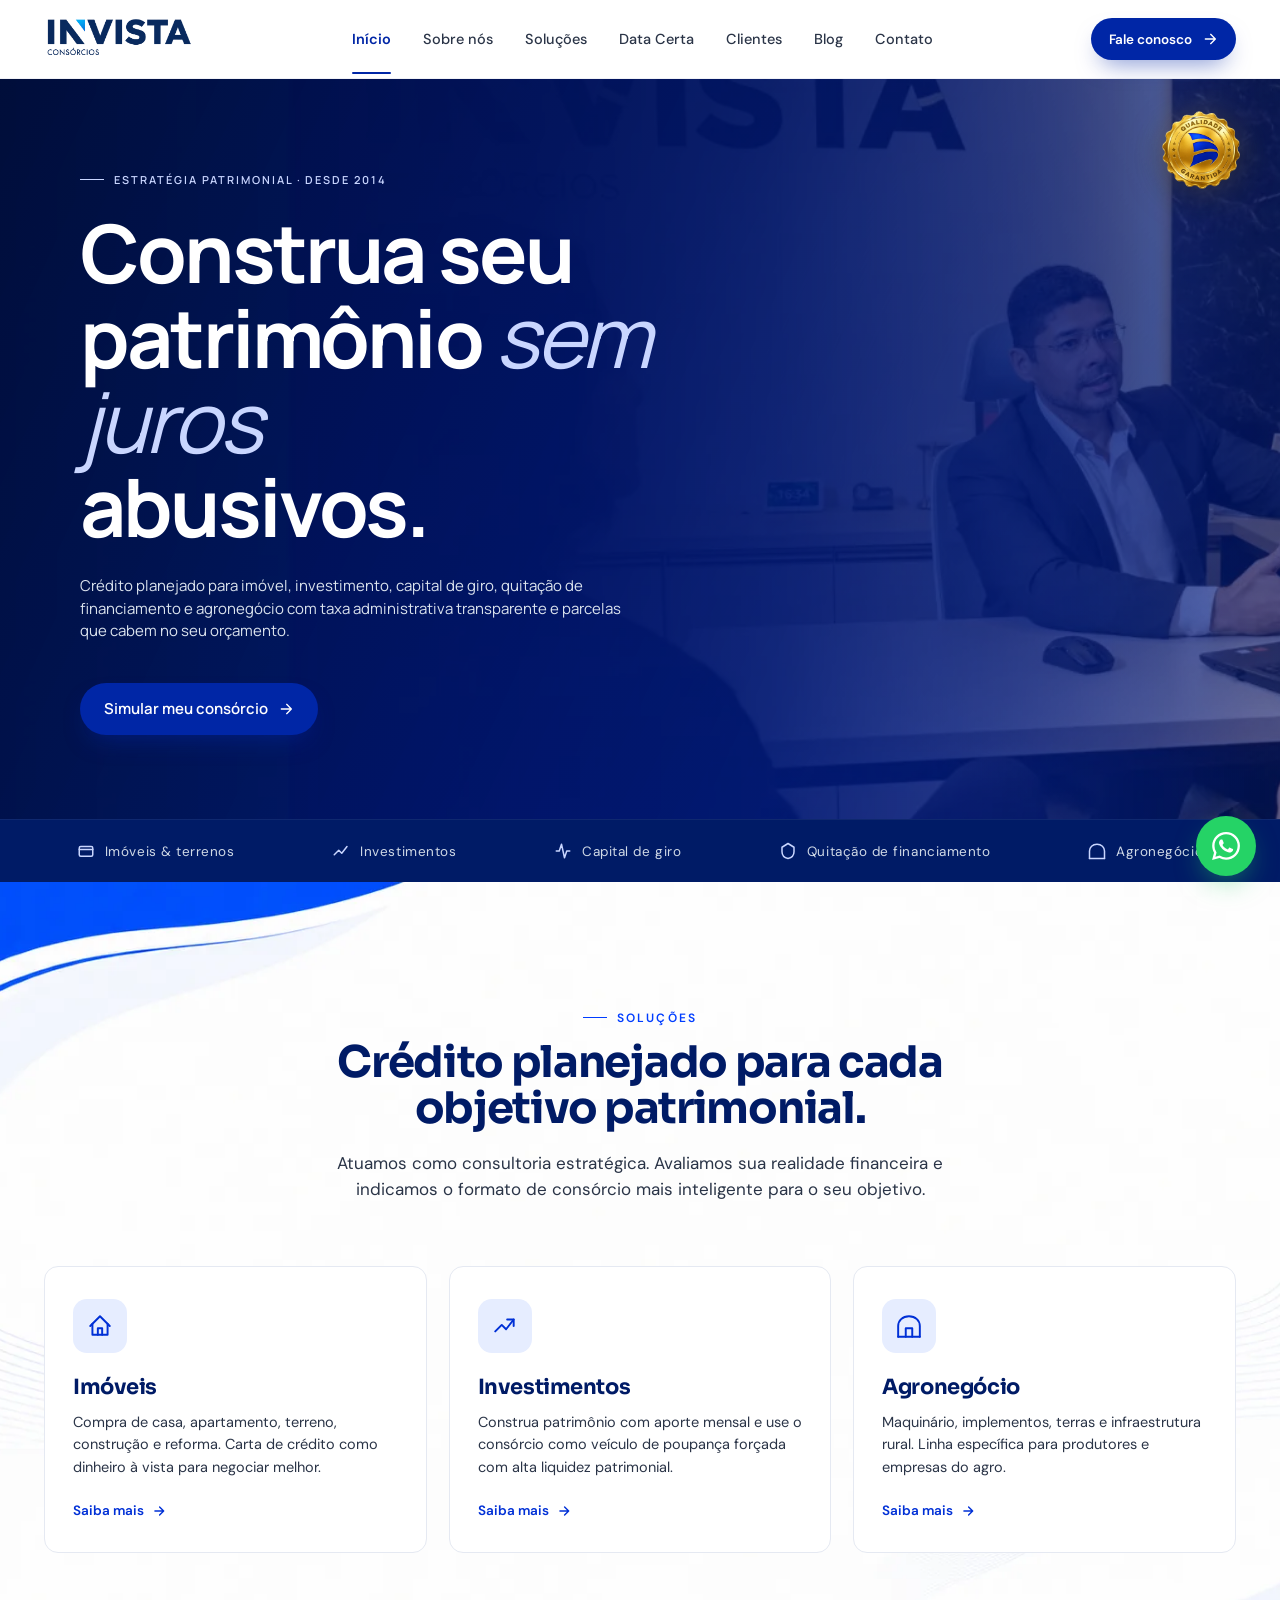
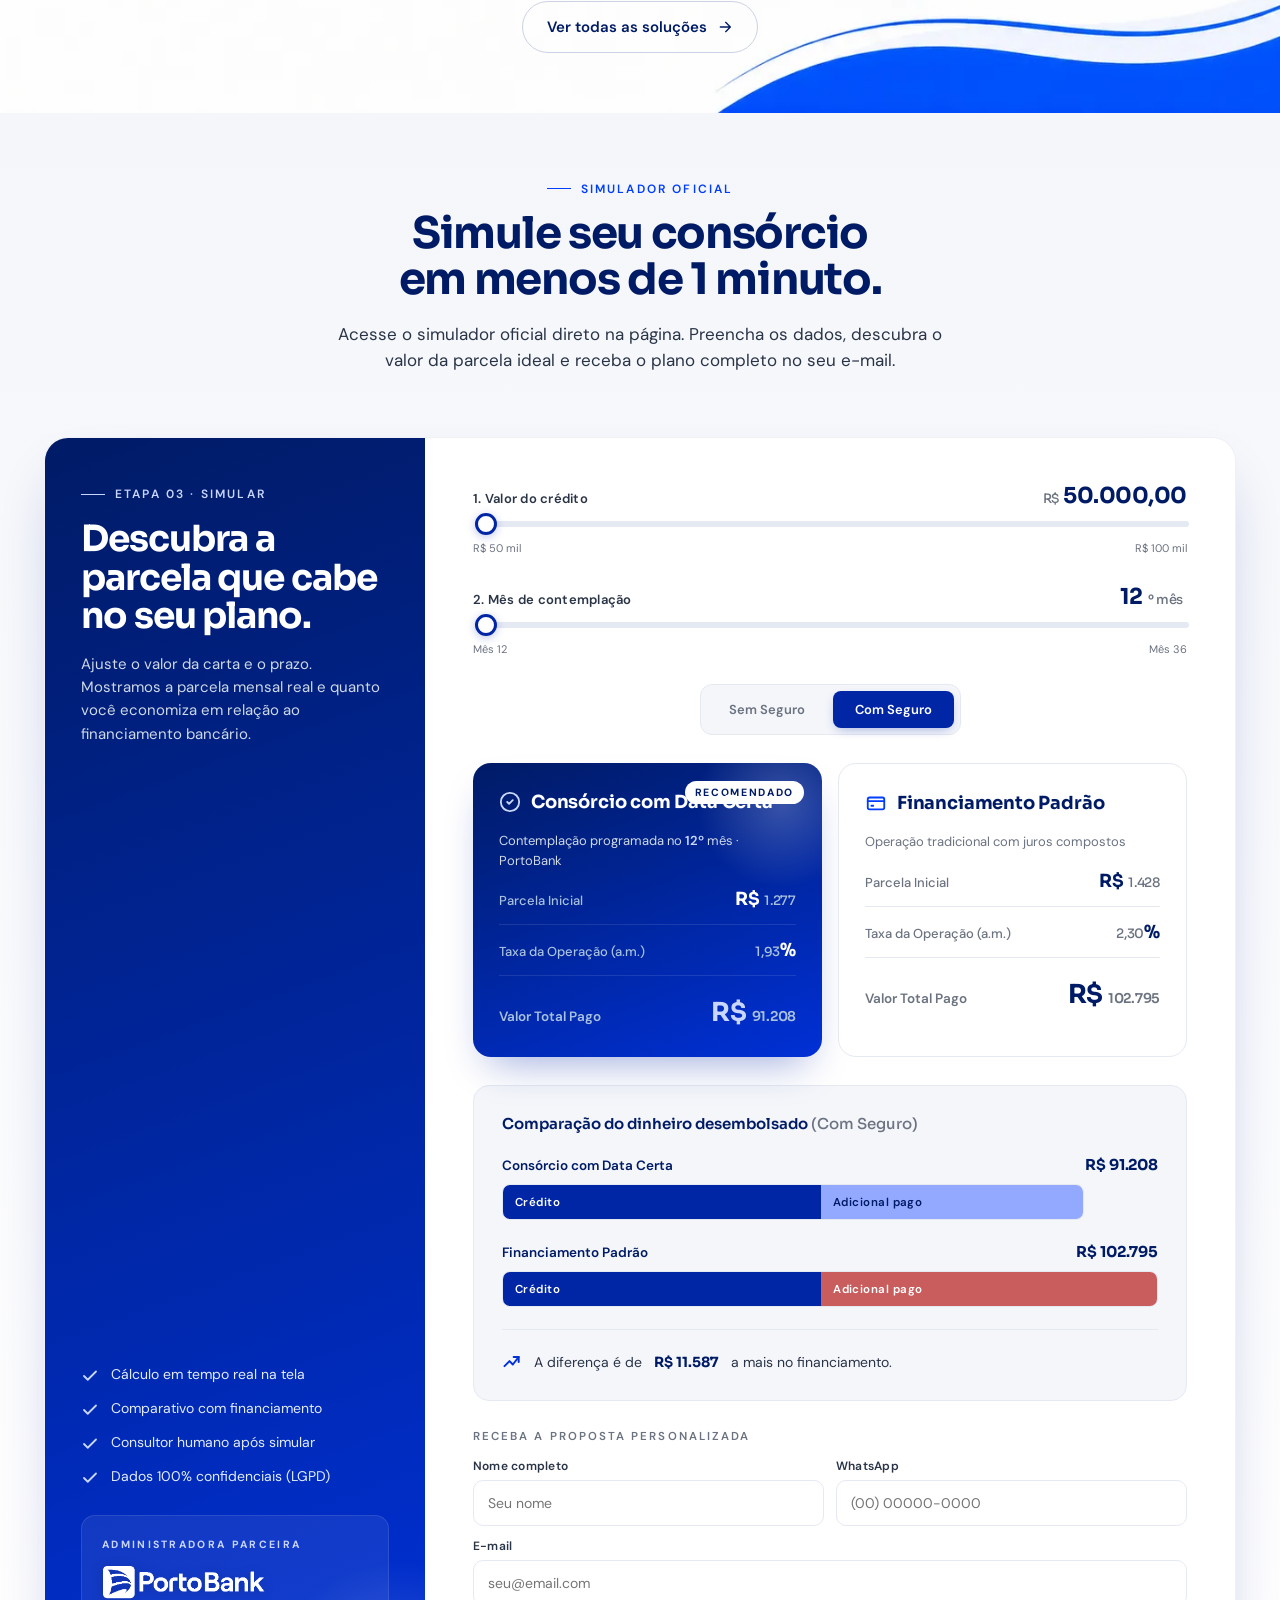
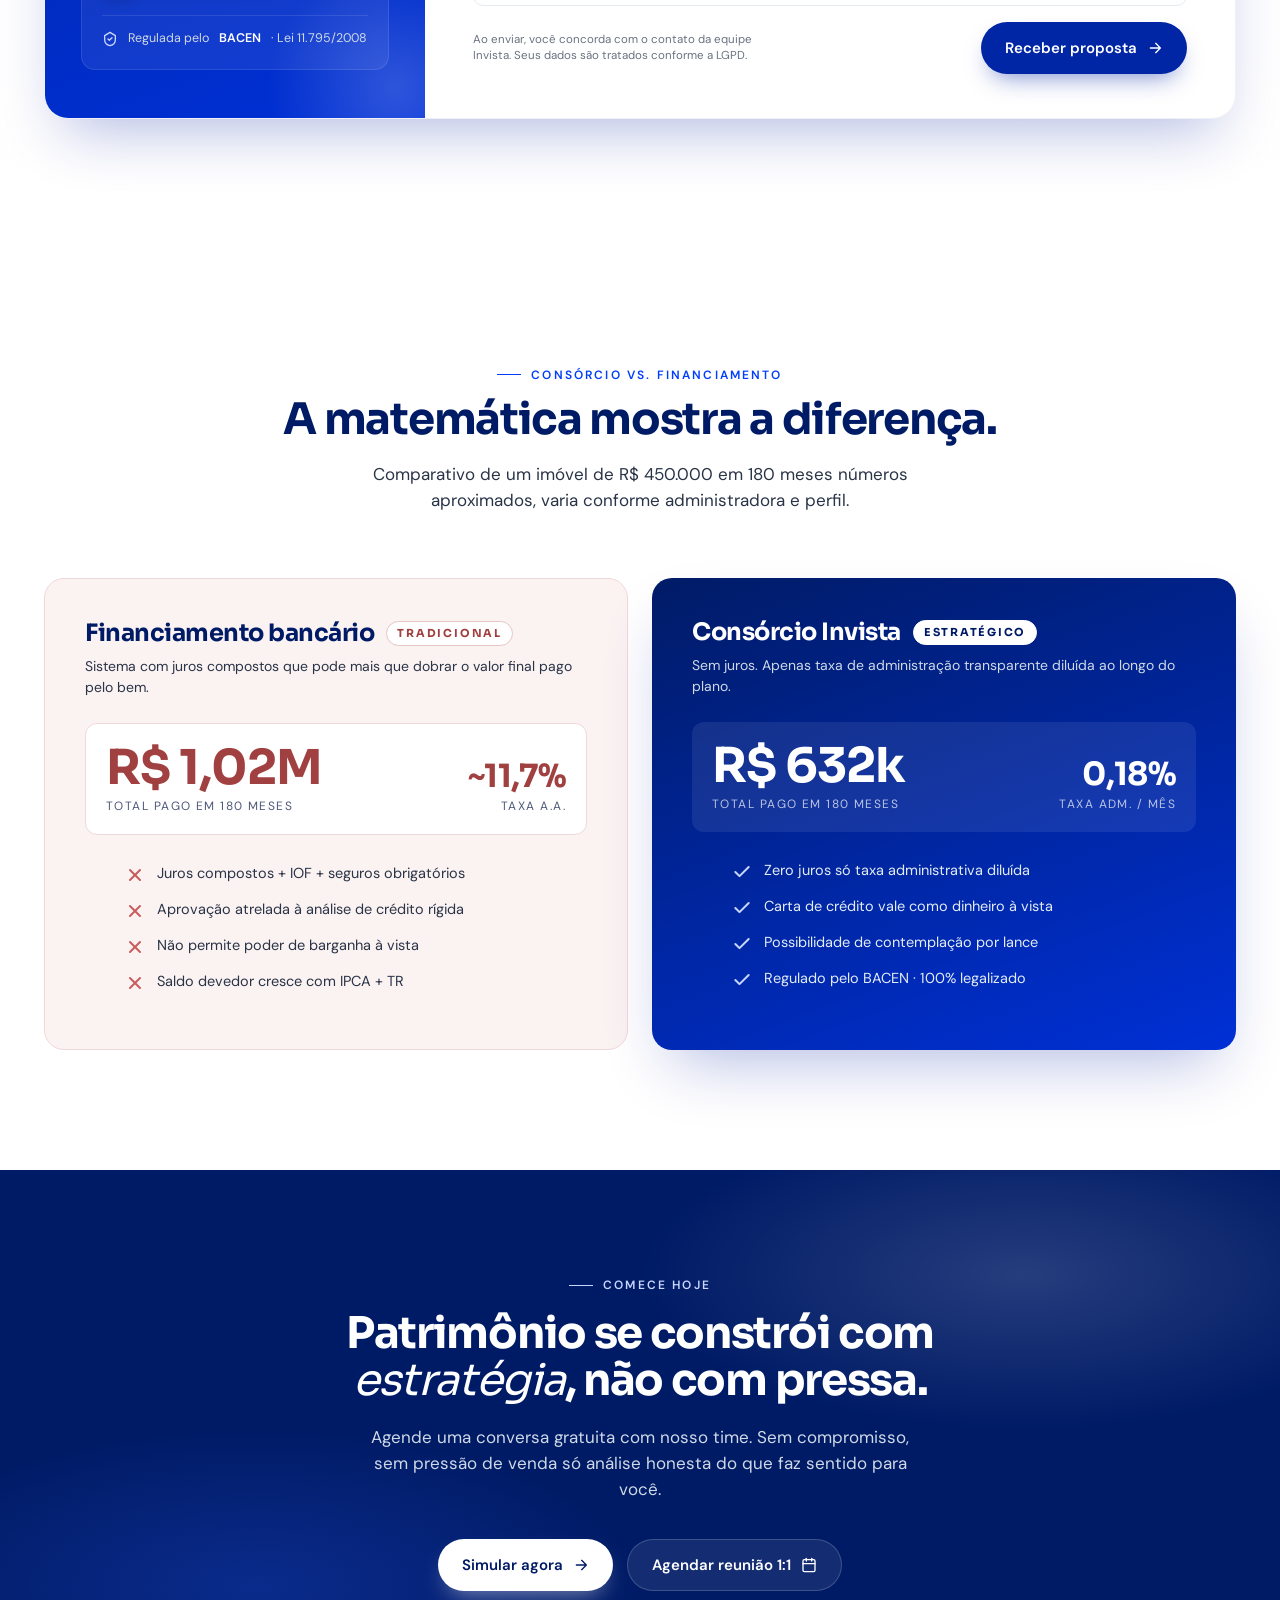
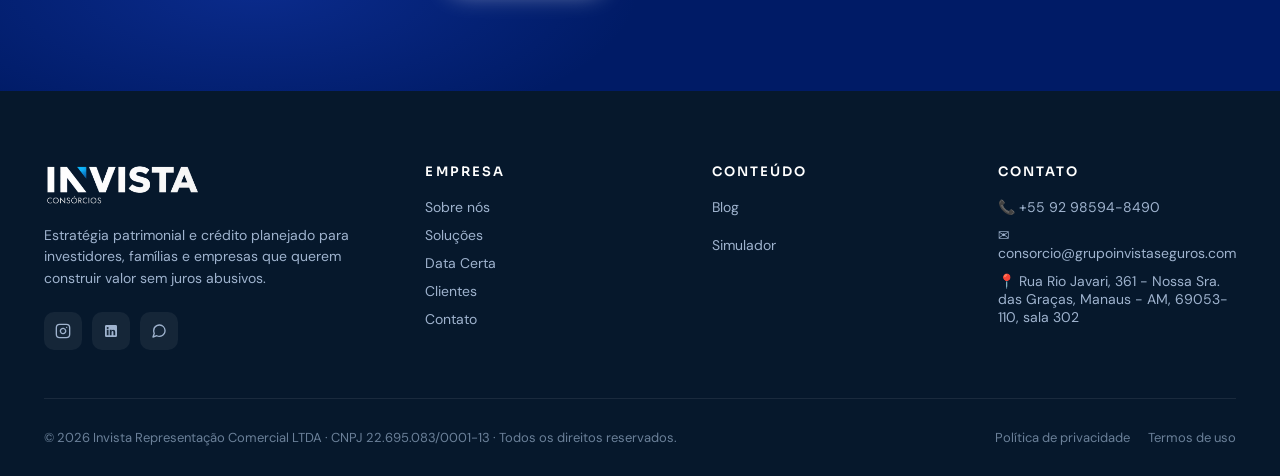
<file: Landing Page.html>
<!doctype html>
<html lang="pt-BR">
<head>
<meta charset="utf-8" />
<meta name="viewport" content="width=device-width, initial-scale=1" />
<title>Invista Consórcios | Crédito Planejado sem Juros</title>
<link rel="preconnect" href="https://fonts.googleapis.com">
<link rel="preconnect" href="https://fonts.gstatic.com" crossorigin>
<link href="https://fonts.googleapis.com/css2?family=Sora:wght@400;500;600;700;800&family=DM+Sans:wght@400;500;600;700&display=swap" rel="stylesheet">
<link rel="stylesheet" href="assets/styles.css">
<meta name="description" content="Construa patrimônio sem juros abusivos com a Invista Consórcios. Crédito planejado para imóvel, investimento e agronegócio em Manaus." />
<meta name="robots" content="noindex, follow" />
<meta name="author" content="Invista Consórcios" />
<link rel="canonical" href="https://invconsorcios.com.br/" />
<meta name="theme-color" content="#0A2A6B" />
<link rel="icon" type="image/png" sizes="32x32" href="assets/favicon-32.png?v=2" />
<link rel="icon" type="image/png" sizes="16x16" href="assets/favicon-16.png?v=2" />
<link rel="apple-touch-icon" sizes="180x180" href="assets/apple-touch-icon.png?v=2" />
<meta property="og:type" content="website" />
<meta property="og:site_name" content="Invista Consórcios" />
<meta property="og:locale" content="pt_BR" />
<meta property="og:title" content="Invista Consórcios | Crédito Planejado sem Juros" />
<meta property="og:description" content="Construa patrimônio sem juros abusivos com a Invista Consórcios. Crédito planejado para imóvel, investimento e agronegócio em Manaus." />
<meta property="og:url" content="https://invconsorcios.com.br/Landing%20Page" />
<meta property="og:image" content="https://invconsorcios.com.br/assets/og-image.jpg" />
<meta property="og:image:width" content="1200" />
<meta property="og:image:height" content="630" />
<meta name="twitter:card" content="summary_large_image" />
<meta name="twitter:title" content="Invista Consórcios | Crédito Planejado sem Juros" />
<meta name="twitter:description" content="Construa patrimônio sem juros abusivos com a Invista Consórcios. Crédito planejado para imóvel, investimento e agronegócio em Manaus." />
<meta name="twitter:image" content="https://invconsorcios.com.br/assets/og-image.jpg" />
<script type="application/ld+json">{"@context":"https://schema.org","@graph":[{"@type":"FinancialService","@id":"https://invconsorcios.com.br/#organization","name":"Invista Consórcios","legalName":"Invista Representação Comercial LTDA","url":"https://invconsorcios.com.br/","logo":"https://invconsorcios.com.br/assets/favicon-512.png","image":"https://invconsorcios.com.br/assets/og-image.jpg","telephone":"+5592985948490","email":"consorcio@grupoinvistaseguros.com","taxID":"22.695.083/0001-13","priceRange":"$$","address":{"@type":"PostalAddress","streetAddress":"Rua Rio Javari, 361 - Sala 302","addressLocality":"Manaus","addressRegion":"AM","postalCode":"69053-110","addressCountry":"BR"},"geo":{"@type":"GeoCoordinates","latitude":-3.1065,"longitude":-60.0258},"areaServed":{"@type":"City","name":"Manaus"},"sameAs":["https://www.instagram.com/invistaconsorcios.br/"]}]}</script>
</head>
<body><div id="page-loader"><div class="loader-spinner"></div></div><header class="nav"><div class="container row"><a href="/" class="logo" aria-label="Invista Consórcios"><picture><source type="image/webp" srcset="assets/ChatGPT Image 28 de mai. de 2026, 11_21_28 (1).webp"><img src="assets/ChatGPT Image 28 de mai. de 2026, 11_21_28 (1).png" alt="Invista Consórcios" decoding="async"></picture></a><nav class="links"><a href="/" class="active">Início</a><a href="sobre" class="">Sobre nós</a><a href="solucoes" class="">Soluções</a><a href="data-certa" class="">Data Certa</a><a href="clientes" class="">Clientes</a><a href="blog" class="">Blog</a><a href="contato" class="">Contato</a></nav><div class="nav-cta"><a href="contato" class="btn btn-primary btn-sm">Fale conosco<svg viewBox="0 0 24 24" fill="none" stroke="currentColor" stroke-width="2" stroke-linecap="round" stroke-linejoin="round"><path d="M5 12h14M13 5l7 7-7 7"/></svg></a></div><button class="nav-hamburger" aria-label="Menu" id="nav-hamburger"><span></span><span></span><span></span></button></div></header><div class="nav-overlay" id="nav-overlay"></div>
<section class="hero">
  <div class="hero-parallax-bg" aria-hidden="true"></div>
  <div class="hero-seal" aria-hidden="true"><picture><source type="image/webp" srcset="assets/selo-qualidade.webp"><img src="assets/selo-qualidade.png" alt="Qualidade Garantida" decoding="async"></picture></div>
  <div class="container grid">
    <span class="eyebrow">Estratégia Patrimonial · Desde 2014</span>
    <h1 class="hero-headline">Construa seu<br/>patrimônio <em>sem juros</em><br/>abusivos.</h1>
    <p class="hero-sub">Crédito planejado para imóvel, investimento, capital de giro, quitação de financiamento e agronegócio  com taxa administrativa transparente e parcelas que cabem no seu orçamento.</p>
    <div class="hero-ctas">
      <a href="#simulador" class="btn btn-primary">Simular meu consórcio
        <svg viewBox="0 0 24 24" fill="none" stroke="currentColor" stroke-width="2" stroke-linecap="round" stroke-linejoin="round"><path d="M5 12h14M13 5l7 7-7 7"/></svg>
      </a>
    </div>
  </div>
</section>

<div class="stripe">
  <div class="container row">
    <span><svg viewBox="0 0 24 24" fill="none" stroke="currentColor" stroke-width="2" stroke-linecap="round" stroke-linejoin="round"><rect x="3" y="6" width="18" height="13" rx="2"/><path d="M3 10h18"/></svg> Imóveis & terrenos</span>
    <span><svg viewBox="0 0 24 24" fill="none" stroke="currentColor" stroke-width="2" stroke-linecap="round" stroke-linejoin="round"><path d="M3 17l6-6 4 4 7-9"/></svg> Investimentos</span>
    <span><svg viewBox="0 0 24 24" fill="none" stroke="currentColor" stroke-width="2" stroke-linecap="round" stroke-linejoin="round"><path d="M3 12h4l3-9 4 18 3-9h4"/></svg> Capital de giro</span>
    <span><svg viewBox="0 0 24 24" fill="none" stroke="currentColor" stroke-width="2" stroke-linecap="round" stroke-linejoin="round"><path d="M12 2L4 7v6c0 5 3.5 8 8 9 4.5-1 8-4 8-9V7l-8-5z"/></svg> Quitação de financiamento</span>
    <span><svg viewBox="0 0 24 24" fill="none" stroke="currentColor" stroke-width="2" stroke-linecap="round" stroke-linejoin="round"><path d="M2 22V12c0-5 4-9 10-9s10 4 10 9v10"/><path d="M2 22h20"/></svg> Agronegócio</span>
  </div>
</div>

<section class="sec services" style="padding-bottom:60px">
  <div class="container">
    <div class="sec-head" style="text-align:center;margin-left:auto;margin-right:auto">
      <span class="eyebrow" style="justify-content:center">Soluções</span>
      <h2>Crédito planejado para cada<br/>objetivo patrimonial.</h2>
      <p style="margin-left:auto;margin-right:auto">Atuamos como consultoria estratégica. Avaliamos sua realidade financeira e indicamos o formato de consórcio mais inteligente para o seu objetivo.</p>
    </div>
    <div class="svc-grid">
      <a href="solucoes.html#imoveis" class="svc" style="text-decoration:none">
        <div class="ic"><svg viewBox="0 0 24 24" fill="none" stroke="currentColor" stroke-width="1.8" stroke-linecap="round" stroke-linejoin="round"><path d="M3 12l9-9 9 9"/><path d="M5 10v10h14V10"/><path d="M10 20v-6h4v6"/></svg></div>
        <h3>Imóveis</h3>
        <p>Compra de casa, apartamento, terreno, construção e reforma. Carta de crédito como dinheiro à vista para negociar melhor.</p>
        <span class="arrow">Saiba mais <svg viewBox="0 0 24 24" fill="none" stroke="currentColor" stroke-width="2.4" stroke-linecap="round" stroke-linejoin="round"><path d="M5 12h14M13 5l7 7-7 7"/></svg></span>
      </a>
      <a href="solucoes.html#investimento" class="svc" style="text-decoration:none">
        <div class="ic"><svg viewBox="0 0 24 24" fill="none" stroke="currentColor" stroke-width="1.8" stroke-linecap="round" stroke-linejoin="round"><path d="M3 17l6-6 4 4 7-9"/><path d="M14 6h6v6"/></svg></div>
        <h3>Investimentos</h3>
        <p>Construa patrimônio com aporte mensal e use o consórcio como veículo de poupança forçada com alta liquidez patrimonial.</p>
        <span class="arrow">Saiba mais <svg viewBox="0 0 24 24" fill="none" stroke="currentColor" stroke-width="2.4" stroke-linecap="round" stroke-linejoin="round"><path d="M5 12h14M13 5l7 7-7 7"/></svg></span>
      </a>
      <a href="solucoes" class="svc" style="text-decoration:none">
        <div class="ic"><svg viewBox="0 0 24 24" fill="none" stroke="currentColor" stroke-width="1.8" stroke-linecap="round" stroke-linejoin="round"><path d="M2 22V12c0-5 4-9 10-9s10 4 10 9v10"/><path d="M2 22h20"/><path d="M9 22V14h6v8"/></svg></div>
        <h3>Agronegócio</h3>
        <p>Maquinário, implementos, terras e infraestrutura rural. Linha específica para produtores e empresas do agro.</p>
        <span class="arrow">Saiba mais <svg viewBox="0 0 24 24" fill="none" stroke="currentColor" stroke-width="2.4" stroke-linecap="round" stroke-linejoin="round"><path d="M5 12h14M13 5l7 7-7 7"/></svg></span>
      </a>
    </div>
    <div style="text-align:center;margin-top:48px"><a href="solucoes" class="btn btn-ghost">Ver todas as soluções <svg viewBox="0 0 24 24" fill="none" stroke="currentColor" stroke-width="2" stroke-linecap="round" stroke-linejoin="round"><path d="M5 12h14M13 5l7 7-7 7"/></svg></a></div>
  </div>
</section>

<!-- COMO FUNCIONA -->

<section class="sec simulator" id="simulador" style="padding-top:60px">
  <div class="container">
    <div class="sec-head" style="text-align:center;margin-left:auto;margin-right:auto">
      <span class="eyebrow" style="justify-content:center">Simulador oficial</span>
      <h2>Simule seu consórcio<br/>em menos de 1 minuto.</h2>
      <p style="margin-left:auto;margin-right:auto">Acesse o simulador oficial direto na página. Preencha os dados, descubra o valor da parcela ideal e receba o plano completo no seu e-mail.</p>
    </div>

    <div class="sim-shell">
      <div class="sim-side">
        <span class="eyebrow">Etapa 03 · Simular</span>
        <h2>Descubra a parcela que cabe no seu plano.</h2>
        <p>Ajuste o valor da carta e o prazo. Mostramos a parcela mensal real e quanto você economiza em relação ao financiamento bancário.</p>
        <div class="sim-feat">
          <div><svg viewBox="0 0 24 24" fill="none" stroke="currentColor" stroke-width="2.4" stroke-linecap="round" stroke-linejoin="round"><polyline points="20 6 9 17 4 12"/></svg> Cálculo em tempo real na tela</div>
          <div><svg viewBox="0 0 24 24" fill="none" stroke="currentColor" stroke-width="2.4" stroke-linecap="round" stroke-linejoin="round"><polyline points="20 6 9 17 4 12"/></svg> Comparativo com financiamento</div>
          <div><svg viewBox="0 0 24 24" fill="none" stroke="currentColor" stroke-width="2.4" stroke-linecap="round" stroke-linejoin="round"><polyline points="20 6 9 17 4 12"/></svg> Consultor humano após simular</div>
          <div><svg viewBox="0 0 24 24" fill="none" stroke="currentColor" stroke-width="2.4" stroke-linecap="round" stroke-linejoin="round"><polyline points="20 6 9 17 4 12"/></svg> Dados 100% confidenciais (LGPD)</div>
        </div>
        <div class="sim-partner">
          <div class="sp-label">Administradora parceira</div>
          <img src="assets/portobank-logo-white.png" alt="PortoBank" class="sp-logo" />
          <div class="sp-note">
            <svg viewBox="0 0 24 24" fill="none" stroke="currentColor" stroke-width="2" stroke-linecap="round" stroke-linejoin="round"><path d="M12 2L4 7v6c0 5 3.5 8 8 9 4.5-1 8-4 8-9V7l-8-5z"/><path d="M9 12l2 2 4-4"/></svg>
            Regulada pelo <b>BACEN</b> · Lei 11.795/2008
          </div>
        </div>
      </div>

      <div class="sim-main">
        <div class="sim-field" style="margin-top:0">
          <div class="sim-field-head">
            <label>1. Valor do crédito</label>
            <div class="val"><small>R$</small><span id="sim-credit-val">50.000</span></div>
          </div>
          <input type="range" class="sim-range" id="sim-credit" min="50000" max="100000" step="10000" value="50000" />
          <div class="sim-range-marks">
            <span>R$ 50 mil</span>
            <span>R$ 100 mil</span>
          </div>
        </div>

        <div class="sim-field">
          <div class="sim-field-head">
            <label>2. Mês de contemplação</label>
            <div class="val"><span id="sim-term-val">12</span><small style="margin-left:6px">º mês</small></div>
          </div>
          <input type="range" class="sim-range" id="sim-term" min="0" max="3" step="1" value="0" />
          <div class="sim-range-marks">
            <span>Mês 12</span>
            <span>Mês 36</span>
          </div>
        </div>

        <div class="seg-toggle">
          <button class="seg-opt" data-seg="sem" type="button">Sem Seguro</button>
          <button class="seg-opt active" data-seg="com" type="button">Com Seguro</button>
        </div>

        <div class="sim-result-grid">
          <div class="result-card primary">
            <div class="rc-tag">Recomendado</div>
            <div class="rc-title">
              <svg viewBox="0 0 24 24" fill="none" stroke="currentColor" stroke-width="2" stroke-linecap="round" stroke-linejoin="round"><circle cx="12" cy="12" r="10"/><path d="M9 12l2 2 4-4"/></svg>
              Consórcio com Data Certa
            </div>
            <div class="rc-sub">Contemplação programada no <b id="rc-mes">12º</b> mês · PortoBank</div>
            <div class="rc-rows">
              <div><span>Parcela Inicial</span><b>R$ <span id="rc-c-parcela">1.277</span></b></div>
              <div><span>Taxa da Operação (a.m.)</span><b><span id="rc-c-taxa">1,93</span>%</b></div>
              <div class="big"><span>Valor Total Pago</span><b>R$ <span id="rc-c-total">91.209</span></b></div>
            </div>
          </div>

          <div class="result-card neutral">
            <div class="rc-title">
              <svg viewBox="0 0 24 24" fill="none" stroke="currentColor" stroke-width="2" stroke-linecap="round" stroke-linejoin="round"><rect x="3" y="6" width="18" height="13" rx="2"/><path d="M3 10h18"/><path d="M7 15h2"/></svg>
              Financiamento Padrão
            </div>
            <div class="rc-sub">Operação tradicional com juros compostos</div>
            <div class="rc-rows">
              <div><span>Parcela Inicial</span><b>R$ <span id="rc-f-parcela">1.428</span></b></div>
              <div><span>Taxa da Operação (a.m.)</span><b><span id="rc-f-taxa">2,30</span>%</b></div>
              <div class="big"><span>Valor Total Pago</span><b>R$ <span id="rc-f-total">102.795</span></b></div>
            </div>
          </div>
        </div>

        <div class="compare-block">
          <div class="cb-head">
            <div class="cb-title">Comparação do dinheiro desembolsado <span id="cb-seg-label">(Com Seguro)</span></div>
          </div>
          <div class="cb-bars">
            <div class="cb-row">
              <div class="cb-label">
                <span class="cb-name">Consórcio com Data Certa</span>
                <b class="cb-total">R$ <span id="cb-c-total">91.209</span></b>
              </div>
              <div class="cb-bar">
                <div class="cb-credit" id="cb-c-credit" style="width:54.8%"><span>Crédito</span></div>
                <div class="cb-extra primary" id="cb-c-extra" style="width:45.2%"><span>Adicional pago</span></div>
              </div>
            </div>
            <div class="cb-row">
              <div class="cb-label">
                <span class="cb-name">Financiamento Padrão</span>
                <b class="cb-total">R$ <span id="cb-f-total">102.795</span></b>
              </div>
              <div class="cb-bar">
                <div class="cb-credit" id="cb-f-credit" style="width:48.6%"><span>Crédito</span></div>
                <div class="cb-extra neg" id="cb-f-extra" style="width:51.4%"><span>Adicional pago</span></div>
              </div>
            </div>
          </div>
          <div class="cb-summary">
            <svg viewBox="0 0 24 24" fill="none" stroke="currentColor" stroke-width="2.4" stroke-linecap="round" stroke-linejoin="round"><path d="M3 17l6-6 4 4 7-9"/><path d="M14 6h6v6"/></svg>
            A diferença é de <b>R$ <span id="cb-diff">11.586</span></b> a mais no financiamento.
          </div>
        </div>

        <div class="sim-actions">
          <div style="font-size:11.5px;letter-spacing:.18em;text-transform:uppercase;color:var(--cinza-500);font-weight:600">Receba a proposta personalizada</div>
          <form class="sim-form" id="sim-form" onsubmit="return submitSim(event)">
            <div class="sim-input">
              <label for="sim-name">Nome completo</label>
              <input type="text" id="sim-name" required placeholder="Seu nome" />
            </div>
            <div class="sim-input">
              <label for="sim-phone">WhatsApp</label>
              <input type="tel" id="sim-phone" required placeholder="(00) 00000-0000" />
            </div>
            <div class="sim-input full">
              <label for="sim-email">E-mail</label>
              <input type="email" id="sim-email" required placeholder="seu@email.com" />
            </div>
            <div class="sim-submit full">
              <span class="legal">Ao enviar, você concorda com o contato da equipe Invista. Seus dados são tratados conforme a LGPD.</span>
              <button class="btn btn-primary" type="submit">
                Receber proposta
                <svg viewBox="0 0 24 24" fill="none" stroke="currentColor" stroke-width="2" stroke-linecap="round" stroke-linejoin="round"><path d="M5 12h14M13 5l7 7-7 7"/></svg>
              </button>
            </div>
          </form>
        </div>
      </div>
    </div>
  </div>
</section>

<section class="sec vs">
  <div class="container">
    <div class="sec-head" style="text-align:center;margin-left:auto;margin-right:auto">
      <span class="eyebrow" style="justify-content:center">Consórcio vs. financiamento</span>
      <h2>A matemática mostra a diferença.</h2>
      <p style="margin-left:auto;margin-right:auto">Comparativo de um imóvel de R$ 450.000 em 180 meses  números aproximados, varia conforme administradora e perfil.</p>
    </div>
    <div class="vs-grid">

      <div class="vs-card vs-bad">
        <h3>Financiamento bancário <span class="tag">Tradicional</span></h3>
        <p>Sistema com juros compostos que pode mais que dobrar o valor final pago pelo bem.</p>
        <div class="vs-rates">
          <div>
            <div class="num">R$ 1,02M</div>
            <div class="lbl">Total pago em 180 meses</div>
          </div>
          <div style="text-align:right">
            <div class="num" style="font-size:32px">~11,7%</div>
            <div class="lbl">Taxa a.a.</div>
          </div>
        </div>
        <ul class="vs-list">
          <li><svg viewBox="0 0 24 24" fill="none" stroke="currentColor" stroke-width="2.4" stroke-linecap="round" stroke-linejoin="round"><line x1="18" y1="6" x2="6" y2="18"/><line x1="6" y1="6" x2="18" y2="18"/></svg> Juros compostos + IOF + seguros obrigatórios</li>
          <li><svg viewBox="0 0 24 24" fill="none" stroke="currentColor" stroke-width="2.4" stroke-linecap="round" stroke-linejoin="round"><line x1="18" y1="6" x2="6" y2="18"/><line x1="6" y1="6" x2="18" y2="18"/></svg> Aprovação atrelada à análise de crédito rígida</li>
          <li><svg viewBox="0 0 24 24" fill="none" stroke="currentColor" stroke-width="2.4" stroke-linecap="round" stroke-linejoin="round"><line x1="18" y1="6" x2="6" y2="18"/><line x1="6" y1="6" x2="18" y2="18"/></svg> Não permite poder de barganha à vista</li>
          <li><svg viewBox="0 0 24 24" fill="none" stroke="currentColor" stroke-width="2.4" stroke-linecap="round" stroke-linejoin="round"><line x1="18" y1="6" x2="6" y2="18"/><line x1="6" y1="6" x2="18" y2="18"/></svg> Saldo devedor cresce com IPCA + TR</li>
        </ul>
      </div>

      <div class="vs-card vs-good">
        <h3>Consórcio Invista <span class="tag">Estratégico</span></h3>
        <p>Sem juros. Apenas taxa de administração transparente diluída ao longo do plano.</p>
        <div class="vs-rates">
          <div>
            <div class="num">R$ 632k</div>
            <div class="lbl">Total pago em 180 meses</div>
          </div>
          <div style="text-align:right">
            <div class="num" style="font-size:32px">0,18%</div>
            <div class="lbl">Taxa adm. / mês</div>
          </div>
        </div>
        <ul class="vs-list">
          <li><svg viewBox="0 0 24 24" fill="none" stroke="currentColor" stroke-width="2.4" stroke-linecap="round" stroke-linejoin="round"><polyline points="20 6 9 17 4 12"/></svg> Zero juros  só taxa administrativa diluída</li>
          <li><svg viewBox="0 0 24 24" fill="none" stroke="currentColor" stroke-width="2.4" stroke-linecap="round" stroke-linejoin="round"><polyline points="20 6 9 17 4 12"/></svg> Carta de crédito vale como dinheiro à vista</li>
          <li><svg viewBox="0 0 24 24" fill="none" stroke="currentColor" stroke-width="2.4" stroke-linecap="round" stroke-linejoin="round"><polyline points="20 6 9 17 4 12"/></svg> Possibilidade de contemplação por lance</li>
          <li><svg viewBox="0 0 24 24" fill="none" stroke="currentColor" stroke-width="2.4" stroke-linecap="round" stroke-linejoin="round"><polyline points="20 6 9 17 4 12"/></svg> Regulado pelo BACEN · 100% legalizado</li>
        </ul>
      </div>

    </div>
  </div>
</section>

<section class="cta-final" id="contato">
  <div class="container">
    <span class="eyebrow" style="justify-content:center">Comece hoje</span>
    <h2>Patrimônio se constrói com<br/><em>estratégia</em>, não com pressa.</h2>
    <p>Agende uma conversa gratuita com nosso time. Sem compromisso, sem pressão de venda  só análise honesta do que faz sentido para você.</p>
    <div class="btns">
      <a href="data-certa" class="btn btn-gold">Simular agora
        <svg viewBox="0 0 24 24" fill="none" stroke="currentColor" stroke-width="2" stroke-linecap="round" stroke-linejoin="round"><path d="M5 12h14M13 5l7 7-7 7"/></svg>
      </a>
      <a href="contato" class="btn btn-ghost" style="background:rgba(255,255,255,.08);color:#fff;border-color:rgba(255,255,255,.18)">Agendar reunião 1:1
        <svg viewBox="0 0 24 24" fill="none" stroke="currentColor" stroke-width="2" stroke-linecap="round" stroke-linejoin="round"><rect x="3" y="4" width="18" height="18" rx="2"/><line x1="16" y1="2" x2="16" y2="6"/><line x1="8" y1="2" x2="8" y2="6"/><line x1="3" y1="10" x2="21" y2="10"/></svg>
      </a>
    </div>
  </div>
</section>
<footer><div class="container"><div class="foot-grid"><div><a href="/" class="logo" aria-label="Invista Consórcios"><picture><source type="image/webp" srcset="assets/invista-logo-white.webp"><img src="assets/invista-logo-white.png" alt="Invista Consórcios" loading="lazy" decoding="async"></picture></a><p>Estratégia patrimonial e crédito planejado para investidores, famílias e empresas que querem construir valor sem juros abusivos.</p><div class="soc"><a href="https://www.instagram.com/invistaconsorcios.br/" target="_blank" rel="noopener" aria-label="Instagram"><svg viewBox="0 0 24 24" fill="none" stroke="currentColor" stroke-width="2" stroke-linecap="round" stroke-linejoin="round"><rect x="2" y="2" width="20" height="20" rx="5"/><path d="M16 11.37A4 4 0 1 1 12.63 8 4 4 0 0 1 16 11.37z"/><line x1="17.5" y1="6.5" x2="17.51" y2="6.5"/></svg></a><a href="#" aria-label="LinkedIn"><svg viewBox="0 0 24 24" fill="currentColor"><path d="M19 3a2 2 0 0 1 2 2v14a2 2 0 0 1-2 2H5a2 2 0 0 1-2-2V5a2 2 0 0 1 2-2zM8.339 18.337V10.13H5.667v8.207zm-1.336-9.378a1.547 1.547 0 1 0 0-3.095 1.547 1.547 0 0 0 0 3.095zm11.336 9.378v-4.501c0-2.477-1.323-3.629-3.087-3.629a2.665 2.665 0 0 0-2.413 1.325v-1.402H10.18c.034.74 0 8.207 0 8.207h2.659v-4.583a1.815 1.815 0 0 1 .088-.649 1.456 1.456 0 0 1 1.364-.973c.964 0 1.348.734 1.348 1.81v4.395z"/></svg></a><a href="#" aria-label="WhatsApp"><svg viewBox="0 0 24 24" fill="none" stroke="currentColor" stroke-width="2" stroke-linecap="round" stroke-linejoin="round"><path d="M21 11.5a8.38 8.38 0 0 1-.9 3.8 8.5 8.5 0 0 1-7.6 4.7 8.38 8.38 0 0 1-3.8-.9L3 21l1.9-5.7a8.38 8.38 0 0 1-.9-3.8 8.5 8.5 0 0 1 4.7-7.6 8.38 8.38 0 0 1 3.8-.9h.5a8.48 8.48 0 0 1 8 8z"/></svg></a></div></div><div><h4>Empresa</h4><ul><li><a href="sobre">Sobre nós</a></li><li><a href="solucoes">Soluções</a></li><li><a href="data-certa" class="">Data Certa</a></li><li><a href="clientes">Clientes</a></li><li><a href="contato">Contato</a></li></ul></div><div><h4>Conteúdo</h4><ul><li><a href="blog">Blog</a></li><li></li><li><a href="data-certa.html#simulador">Simulador</a></li></ul></div><div><h4>Contato</h4><ul><li>📞 +55 92 98594-8490</li><li>✉ <a href="mailto:consorcio@grupoinvistaseguros.com">consorcio@grupoinvistaseguros.com</a></li><li>📍 Rua Rio Javari, 361 - Nossa Sra. das Graças, Manaus - AM, 69053-110, sala 302</li></ul></div></div><div class="foot-bottom"><div>© 2026 Invista Representação Comercial LTDA · CNPJ 22.695.083/0001-13 · Todos os direitos reservados.</div><div class="legal"><a href="privacidade">Política de privacidade</a><a href="termos">Termos de uso</a></div></div></div></footer><a class="wa" href="https://wa.me/5592985948490?text=Ol%C3%A1%2C%20vim%20do%20site%20e%20gostaria%20de%20saber%20mais" target="_blank" rel="noopener" aria-label="WhatsApp"><svg viewBox="0 0 24 24" fill="currentColor"><path d="M17.472 14.382c-.297-.149-1.758-.867-2.03-.967-.273-.099-.471-.148-.67.15-.197.297-.767.966-.94 1.164-.173.199-.347.223-.644.075-.297-.15-1.255-.463-2.39-1.475-.883-.788-1.48-1.761-1.653-2.059-.173-.297-.018-.458.13-.606.134-.133.298-.347.446-.52.149-.174.198-.298.298-.497.099-.198.05-.371-.025-.52-.075-.149-.669-1.612-.916-2.207-.242-.579-.487-.5-.669-.51-.173-.008-.371-.01-.57-.01-.198 0-.52.074-.792.372-.272.297-1.04 1.016-1.04 2.479 0 1.462 1.065 2.875 1.213 3.074.149.198 2.096 3.2 5.077 4.487.709.306 1.262.489 1.694.625.712.227 1.36.195 1.871.118.571-.085 1.758-.719 2.006-1.413.248-.694.248-1.289.173-1.413-.074-.124-.272-.198-.57-.347m-5.421 7.403h-.004a9.87 9.87 0 0 1-5.031-1.378l-.361-.214-3.741.982.998-3.648-.235-.374a9.86 9.86 0 0 1-1.51-5.26c.001-5.45 4.436-9.884 9.888-9.884 2.64 0 5.122 1.03 6.988 2.898a9.825 9.825 0 0 1 2.893 6.994c-.003 5.45-4.437 9.884-9.885 9.884m8.413-18.297A11.815 11.815 0 0 0 12.05 0C5.495 0 .16 5.335.157 11.892c0 2.096.547 4.142 1.588 5.945L.057 24l6.305-1.654a11.882 11.882 0 0 0 5.683 1.448h.005c6.554 0 11.89-5.335 11.893-11.893A11.821 11.821 0 0 0 20.464 3.488"/></svg></a><script src="assets/sim.js"></script><script>window.addEventListener("load",function(){var l=document.getElementById("page-loader");if(l){l.classList.add("hidden");setTimeout(function(){l.remove()},520);}});</script><script src="assets/anim.js"></script></body></html>
</file>
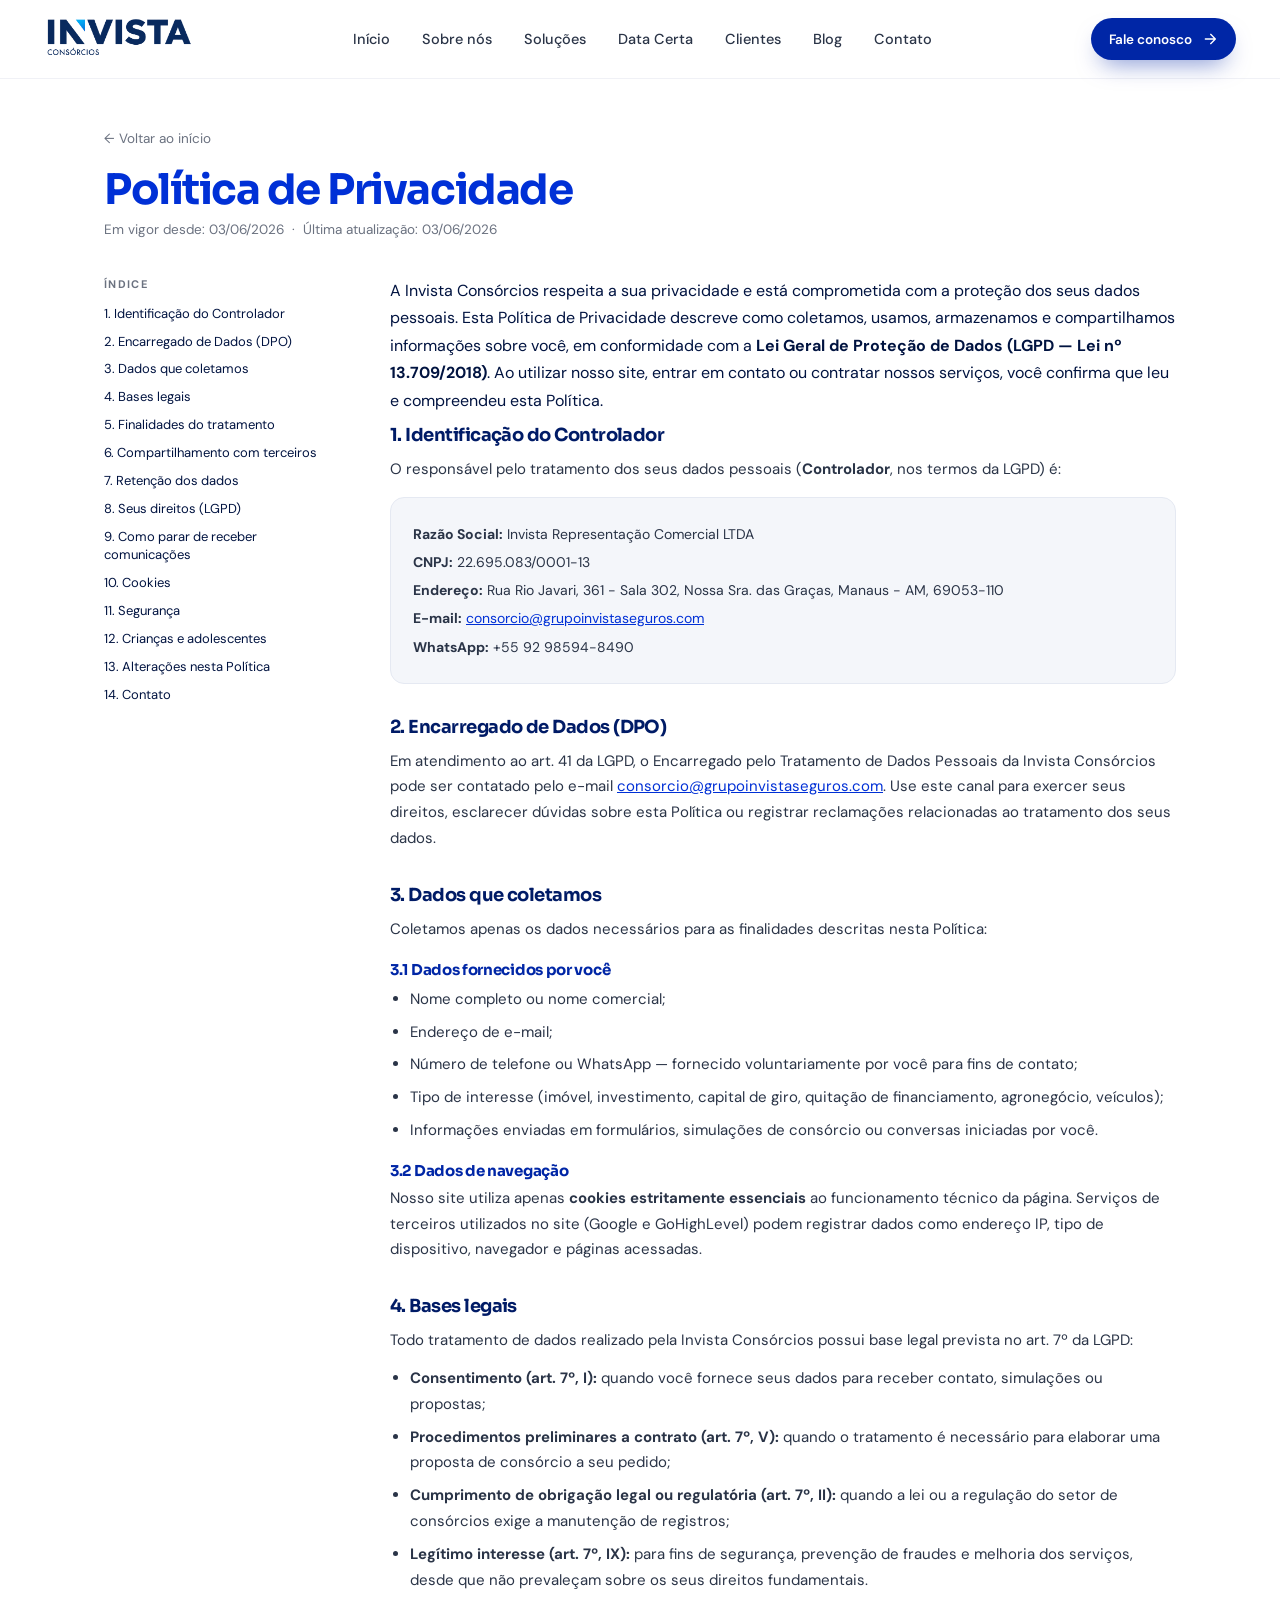
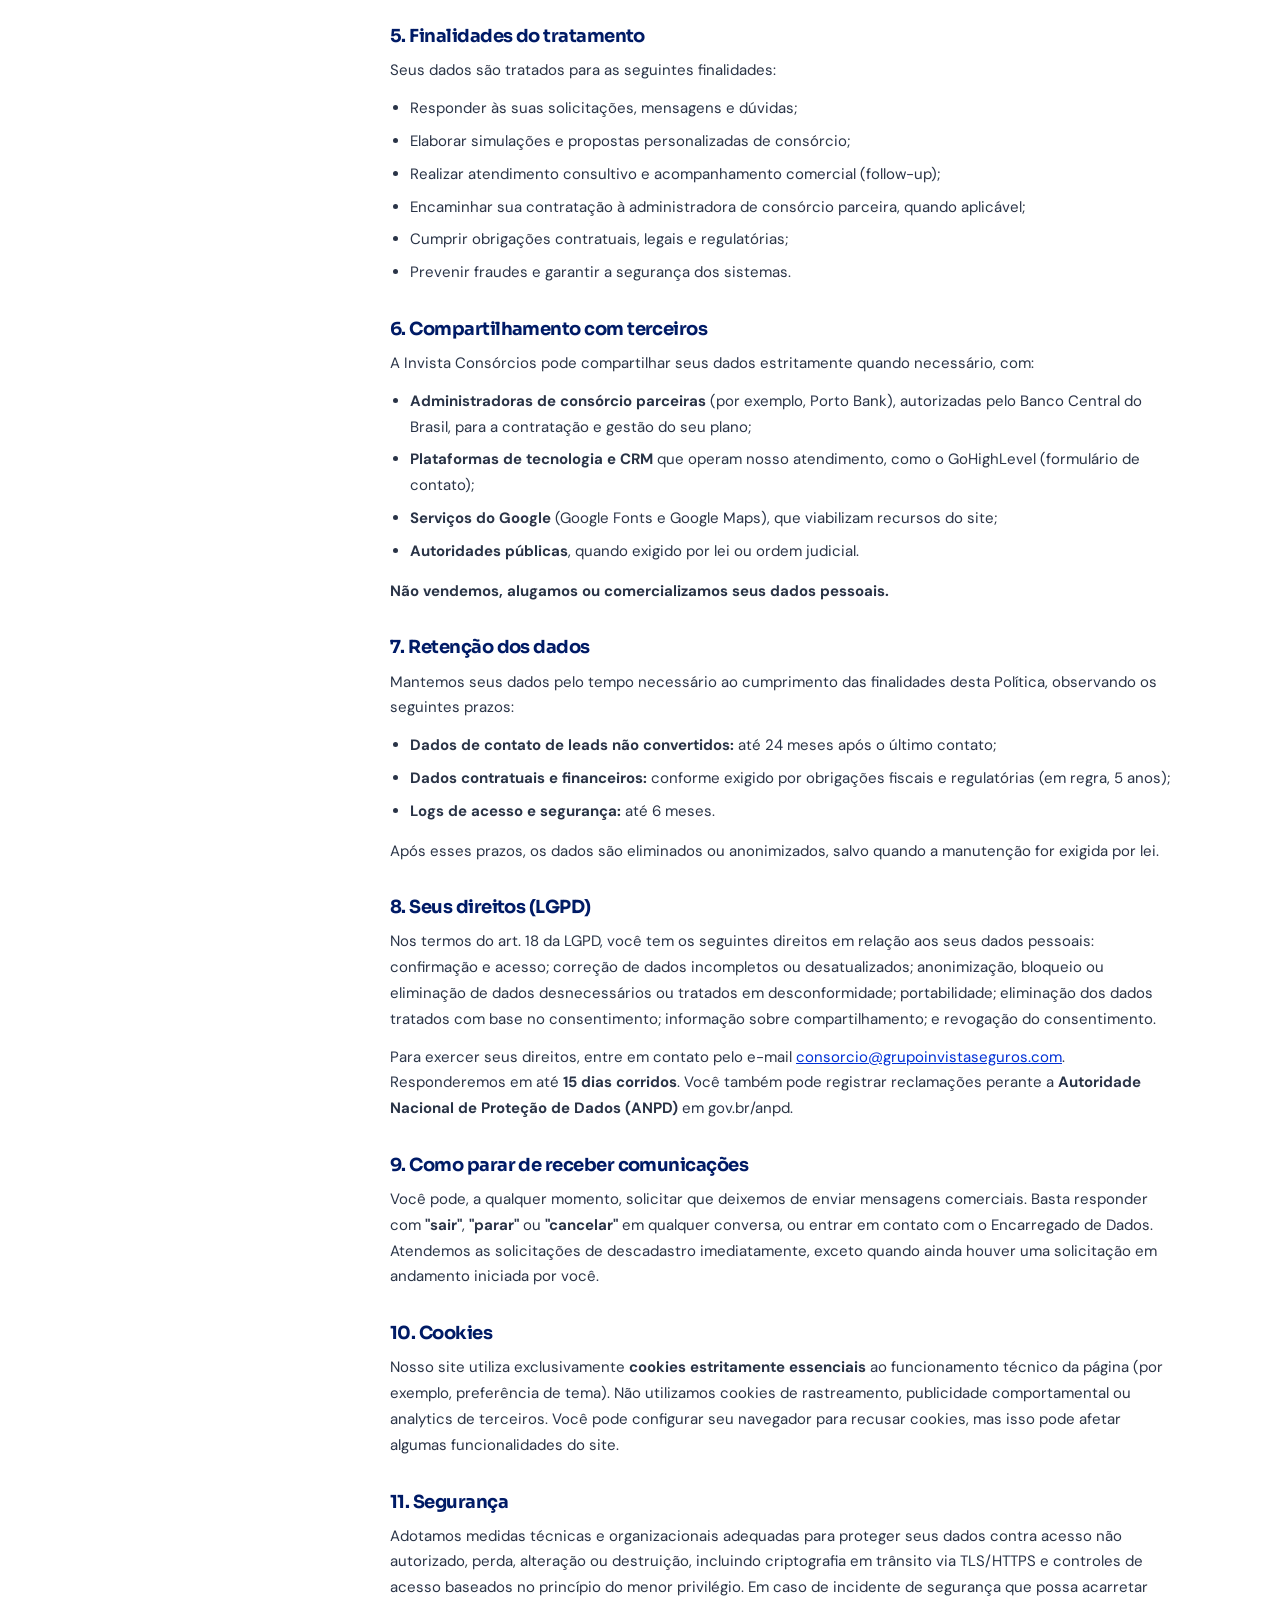
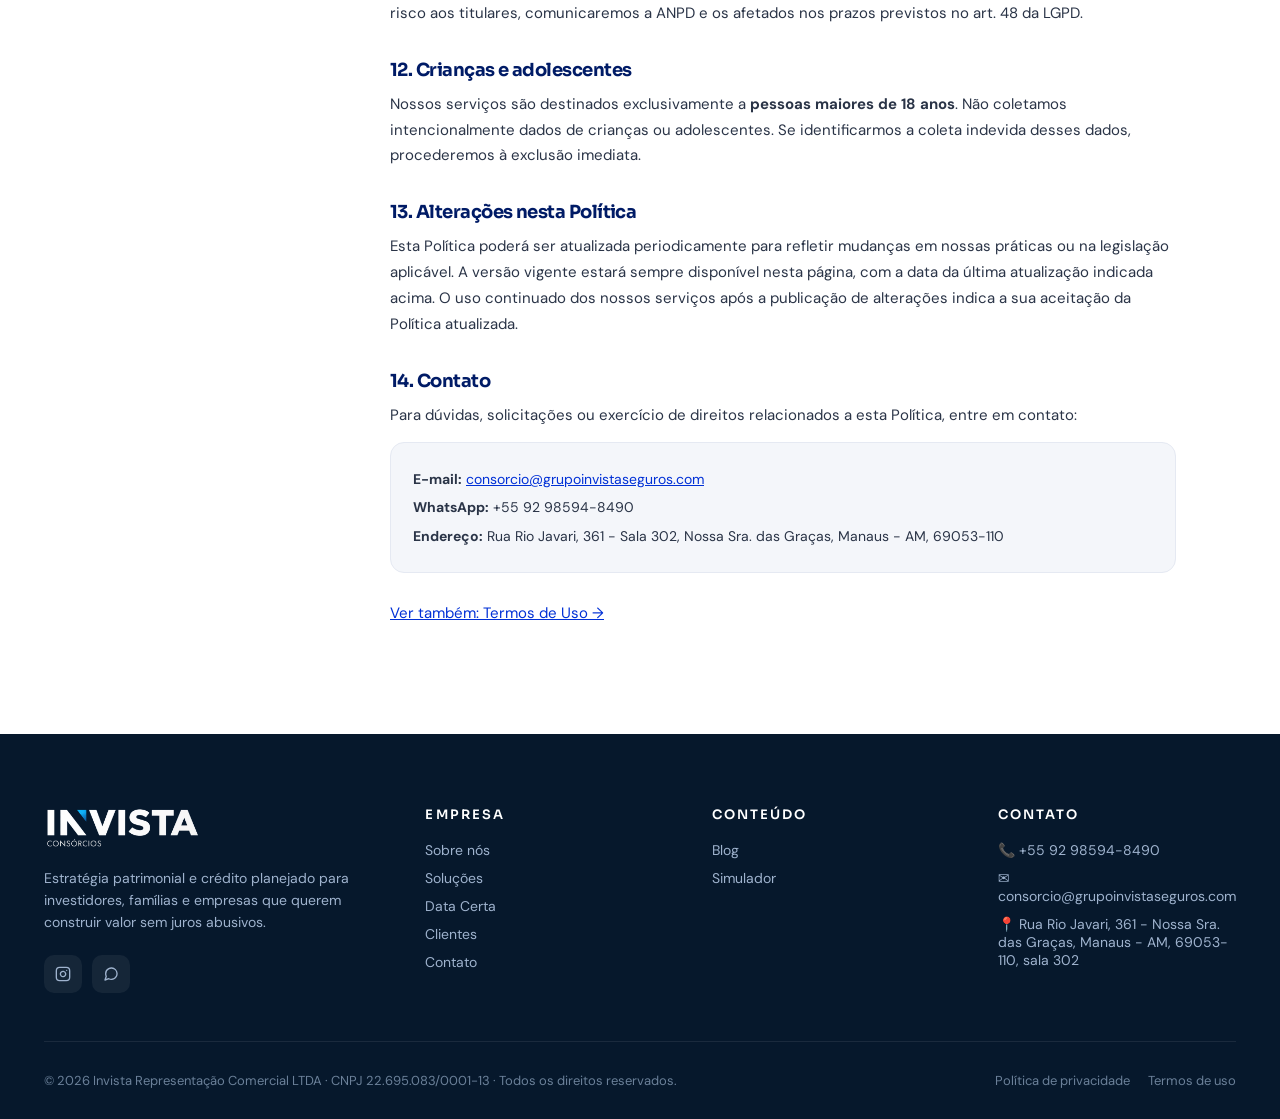
<file: privacidade.html>
<!doctype html>
<html lang="pt-BR">
<head>
<meta charset="utf-8" />
<meta name="viewport" content="width=device-width, initial-scale=1" />
<title>Política de Privacidade | Invista Consórcios</title>
<meta name="description" content="Saiba como a Invista Consórcios coleta, usa e protege seus dados pessoais conforme a LGPD (Lei nº 13.709/2018)." />
<meta name="robots" content="index, follow" />
<meta name="author" content="Invista Consórcios" />
<link rel="canonical" href="https://invconsorcios.com.br/privacidade" />
<meta name="theme-color" content="#0A2A6B" />
<link rel="icon" type="image/png" sizes="32x32" href="assets/favicon-32.png?v=2" />
<link rel="icon" type="image/png" sizes="16x16" href="assets/favicon-16.png?v=2" />
<link rel="apple-touch-icon" sizes="180x180" href="assets/apple-touch-icon.png?v=2" />
<meta property="og:type" content="website" />
<meta property="og:site_name" content="Invista Consórcios" />
<meta property="og:locale" content="pt_BR" />
<meta property="og:title" content="Política de Privacidade | Invista Consórcios" />
<meta property="og:description" content="Saiba como a Invista Consórcios coleta, usa e protege seus dados pessoais conforme a LGPD (Lei nº 13.709/2018)." />
<meta property="og:url" content="https://invconsorcios.com.br/privacidade" />
<meta property="og:image" content="https://invconsorcios.com.br/assets/og-image.jpg" />
<meta property="og:image:width" content="1200" />
<meta property="og:image:height" content="630" />
<meta name="twitter:card" content="summary_large_image" />
<meta name="twitter:title" content="Política de Privacidade | Invista Consórcios" />
<meta name="twitter:description" content="Saiba como a Invista Consórcios coleta, usa e protege seus dados pessoais conforme a LGPD (Lei nº 13.709/2018)." />
<meta name="twitter:image" content="https://invconsorcios.com.br/assets/og-image.jpg" />
<link rel="preconnect" href="https://fonts.googleapis.com">
<link rel="preconnect" href="https://fonts.gstatic.com" crossorigin>
<link href="https://fonts.googleapis.com/css2?family=Sora:wght@400;500;600;700;800&family=DM+Sans:wght@400;500;600;700&display=swap" rel="stylesheet">
<link rel="stylesheet" href="assets/styles.css">
<style>
  .legal-wrap{max-width:1120px;margin:0 auto;padding:48px 24px 96px}
  .legal-back{display:inline-flex;align-items:center;gap:6px;color:var(--cinza-500);font-size:13.5px;text-decoration:none;margin-bottom:22px}
  .legal-back:hover{color:var(--azul-700)}
  .legal-title{font-family:'Sora',sans-serif;font-size:clamp(28px,4vw,42px);color:var(--azul-700);margin-bottom:8px}
  .legal-dates{color:var(--cinza-500);font-size:13.5px}
  .legal-grid{display:grid;grid-template-columns:230px 1fr;gap:56px;align-items:start;margin-top:36px}
  .legal-index{position:sticky;top:96px}
  .legal-index .idx-title{text-transform:uppercase;letter-spacing:.12em;font-size:11px;color:var(--cinza-500);font-weight:700;margin-bottom:14px}
  .legal-index ol{list-style:none;padding:0;margin:0;counter-reset:idx}
  .legal-index li{margin-bottom:9px;counter-increment:idx;font-size:13px;line-height:1.45}
  .legal-index a{color:var(--cinza-600);text-decoration:none;display:block;transition:color .15s}
  .legal-index a::before{content:counter(idx)". ";color:var(--cinza-400)}
  .legal-index a:hover{color:var(--azul-700)}
  .legal-content h2{font-family:'Sora',sans-serif;font-size:18px;color:var(--azul-900);margin:34px 0 12px;scroll-margin-top:96px}
  .legal-content h2:first-of-type{margin-top:0}
  .legal-content h3{font-size:15px;color:var(--azul-800);margin:18px 0 6px;font-weight:700}
  .legal-content p,.legal-content li{font-size:15px;line-height:1.72;color:var(--cinza-700)}
  .legal-content p{margin-bottom:12px}
  .legal-content ul{padding-left:20px;margin:8px 0 14px}
  .legal-content li{margin-bottom:7px}
  .legal-content a{color:var(--azul-700);text-decoration:underline}
  .legal-content .lead{font-size:16px;color:var(--cinza-800)}
  .legal-box{background:var(--cinza-50);border:1px solid var(--cinza-100);border-radius:14px;padding:20px 22px;margin:14px 0 22px}
  .legal-box p{margin:4px 0;font-size:14px}
  @media(max-width:860px){.legal-grid{grid-template-columns:1fr;gap:24px}.legal-index{display:none}}
</style>
<script type="application/ld+json">{"@context":"https://schema.org","@graph":[{"@type":"FinancialService","@id":"https://invconsorcios.com.br/#organization","name":"Invista Consórcios","legalName":"Invista Representação Comercial LTDA","url":"https://invconsorcios.com.br/","logo":"https://invconsorcios.com.br/assets/favicon-512.png","image":"https://invconsorcios.com.br/assets/og-image.jpg","telephone":"+5592985948490","email":"consorcio@grupoinvistaseguros.com","taxID":"22.695.083/0001-13","priceRange":"$$","address":{"@type":"PostalAddress","streetAddress":"Rua Rio Javari, 361 - Sala 302","addressLocality":"Manaus","addressRegion":"AM","postalCode":"69053-110","addressCountry":"BR"},"geo":{"@type":"GeoCoordinates","latitude":-3.1065,"longitude":-60.0258},"areaServed":{"@type":"City","name":"Manaus"},"sameAs":["https://www.instagram.com/invistaconsorcios.br/"]},{"@type":"BreadcrumbList","itemListElement":[{"@type":"ListItem","position":1,"name":"Início","item":"https://invconsorcios.com.br/"},{"@type":"ListItem","position":2,"name":"Política de Privacidade","item":"https://invconsorcios.com.br/privacidade"}]}]}</script>
</head>
<body><div id="page-loader"><div class="loader-spinner"></div></div><header class="nav"><div class="container row"><a href="/" class="logo" aria-label="Invista Consórcios"><picture><source type="image/webp" srcset="assets/ChatGPT Image 28 de mai. de 2026, 11_21_28 (1).webp"><img src="assets/ChatGPT Image 28 de mai. de 2026, 11_21_28 (1).png" alt="Invista Consórcios" decoding="async"></picture></a><nav class="links"><a href="/" class="">Início</a><a href="sobre" class="">Sobre nós</a><a href="solucoes" class="">Soluções</a><a href="data-certa" class="">Data Certa</a><a href="clientes" class="">Clientes</a><a href="blog" class="">Blog</a><a href="contato" class="">Contato</a></nav><div class="nav-cta"><a href="contato" class="btn btn-primary btn-sm">Fale conosco<svg viewBox="0 0 24 24" fill="none" stroke="currentColor" stroke-width="2" stroke-linecap="round" stroke-linejoin="round"><path d="M5 12h14M13 5l7 7-7 7"/></svg></a></div><button class="nav-hamburger" aria-label="Menu" id="nav-hamburger"><span></span><span></span><span></span></button></div></header><div class="nav-overlay" id="nav-overlay"></div>

<main class="legal-wrap">
  <a href="/" class="legal-back">← Voltar ao início</a>
  <h1 class="legal-title">Política de Privacidade</h1>
  <p class="legal-dates">Em vigor desde: 03/06/2026 &nbsp;·&nbsp; Última atualização: 03/06/2026</p>

  <div class="legal-grid">
    <aside class="legal-index">
      <div class="idx-title">Índice</div>
      <ol>
        <li><a href="#sec1">Identificação do Controlador</a></li>
        <li><a href="#sec2">Encarregado de Dados (DPO)</a></li>
        <li><a href="#sec3">Dados que coletamos</a></li>
        <li><a href="#sec4">Bases legais</a></li>
        <li><a href="#sec5">Finalidades do tratamento</a></li>
        <li><a href="#sec6">Compartilhamento com terceiros</a></li>
        <li><a href="#sec7">Retenção dos dados</a></li>
        <li><a href="#sec8">Seus direitos (LGPD)</a></li>
        <li><a href="#sec9">Como parar de receber comunicações</a></li>
        <li><a href="#sec10">Cookies</a></li>
        <li><a href="#sec11">Segurança</a></li>
        <li><a href="#sec12">Crianças e adolescentes</a></li>
        <li><a href="#sec13">Alterações nesta Política</a></li>
        <li><a href="#sec14">Contato</a></li>
      </ol>
    </aside>

    <div class="legal-content">
      <p class="lead">A Invista Consórcios respeita a sua privacidade e está comprometida com a proteção dos seus dados pessoais. Esta Política de Privacidade descreve como coletamos, usamos, armazenamos e compartilhamos informações sobre você, em conformidade com a <strong>Lei Geral de Proteção de Dados (LGPD — Lei nº 13.709/2018)</strong>. Ao utilizar nosso site, entrar em contato ou contratar nossos serviços, você confirma que leu e compreendeu esta Política.</p>

      <h2 id="sec1">1. Identificação do Controlador</h2>
      <p>O responsável pelo tratamento dos seus dados pessoais (<strong>Controlador</strong>, nos termos da LGPD) é:</p>
      <div class="legal-box">
        <p><strong>Razão Social:</strong> Invista Representação Comercial LTDA</p>
        <p><strong>CNPJ:</strong> 22.695.083/0001-13</p>
        <p><strong>Endereço:</strong> Rua Rio Javari, 361 - Sala 302, Nossa Sra. das Graças, Manaus - AM, 69053-110</p>
        <p><strong>E-mail:</strong> <a href="mailto:consorcio@grupoinvistaseguros.com">consorcio@grupoinvistaseguros.com</a></p>
        <p><strong>WhatsApp:</strong> +55 92 98594-8490</p>
      </div>

      <h2 id="sec2">2. Encarregado de Dados (DPO)</h2>
      <p>Em atendimento ao art. 41 da LGPD, o Encarregado pelo Tratamento de Dados Pessoais da Invista Consórcios pode ser contatado pelo e-mail <a href="mailto:consorcio@grupoinvistaseguros.com">consorcio@grupoinvistaseguros.com</a>. Use este canal para exercer seus direitos, esclarecer dúvidas sobre esta Política ou registrar reclamações relacionadas ao tratamento dos seus dados.</p>

      <h2 id="sec3">3. Dados que coletamos</h2>
      <p>Coletamos apenas os dados necessários para as finalidades descritas nesta Política:</p>
      <h3>3.1 Dados fornecidos por você</h3>
      <ul>
        <li>Nome completo ou nome comercial;</li>
        <li>Endereço de e-mail;</li>
        <li>Número de telefone ou WhatsApp — fornecido voluntariamente por você para fins de contato;</li>
        <li>Tipo de interesse (imóvel, investimento, capital de giro, quitação de financiamento, agronegócio, veículos);</li>
        <li>Informações enviadas em formulários, simulações de consórcio ou conversas iniciadas por você.</li>
      </ul>
      <h3>3.2 Dados de navegação</h3>
      <p>Nosso site utiliza apenas <strong>cookies estritamente essenciais</strong> ao funcionamento técnico da página. Serviços de terceiros utilizados no site (Google e GoHighLevel) podem registrar dados como endereço IP, tipo de dispositivo, navegador e páginas acessadas.</p>

      <h2 id="sec4">4. Bases legais</h2>
      <p>Todo tratamento de dados realizado pela Invista Consórcios possui base legal prevista no art. 7º da LGPD:</p>
      <ul>
        <li><strong>Consentimento (art. 7º, I):</strong> quando você fornece seus dados para receber contato, simulações ou propostas;</li>
        <li><strong>Procedimentos preliminares a contrato (art. 7º, V):</strong> quando o tratamento é necessário para elaborar uma proposta de consórcio a seu pedido;</li>
        <li><strong>Cumprimento de obrigação legal ou regulatória (art. 7º, II):</strong> quando a lei ou a regulação do setor de consórcios exige a manutenção de registros;</li>
        <li><strong>Legítimo interesse (art. 7º, IX):</strong> para fins de segurança, prevenção de fraudes e melhoria dos serviços, desde que não prevaleçam sobre os seus direitos fundamentais.</li>
      </ul>

      <h2 id="sec5">5. Finalidades do tratamento</h2>
      <p>Seus dados são tratados para as seguintes finalidades:</p>
      <ul>
        <li>Responder às suas solicitações, mensagens e dúvidas;</li>
        <li>Elaborar simulações e propostas personalizadas de consórcio;</li>
        <li>Realizar atendimento consultivo e acompanhamento comercial (follow-up);</li>
        <li>Encaminhar sua contratação à administradora de consórcio parceira, quando aplicável;</li>
        <li>Cumprir obrigações contratuais, legais e regulatórias;</li>
        <li>Prevenir fraudes e garantir a segurança dos sistemas.</li>
      </ul>

      <h2 id="sec6">6. Compartilhamento com terceiros</h2>
      <p>A Invista Consórcios pode compartilhar seus dados estritamente quando necessário, com:</p>
      <ul>
        <li><strong>Administradoras de consórcio parceiras</strong> (por exemplo, Porto Bank), autorizadas pelo Banco Central do Brasil, para a contratação e gestão do seu plano;</li>
        <li><strong>Plataformas de tecnologia e CRM</strong> que operam nosso atendimento, como o GoHighLevel (formulário de contato);</li>
        <li><strong>Serviços do Google</strong> (Google Fonts e Google Maps), que viabilizam recursos do site;</li>
        <li><strong>Autoridades públicas</strong>, quando exigido por lei ou ordem judicial.</li>
      </ul>
      <p><strong>Não vendemos, alugamos ou comercializamos seus dados pessoais.</strong></p>

      <h2 id="sec7">7. Retenção dos dados</h2>
      <p>Mantemos seus dados pelo tempo necessário ao cumprimento das finalidades desta Política, observando os seguintes prazos:</p>
      <ul>
        <li><strong>Dados de contato de leads não convertidos:</strong> até 24 meses após o último contato;</li>
        <li><strong>Dados contratuais e financeiros:</strong> conforme exigido por obrigações fiscais e regulatórias (em regra, 5 anos);</li>
        <li><strong>Logs de acesso e segurança:</strong> até 6 meses.</li>
      </ul>
      <p>Após esses prazos, os dados são eliminados ou anonimizados, salvo quando a manutenção for exigida por lei.</p>

      <h2 id="sec8">8. Seus direitos (LGPD)</h2>
      <p>Nos termos do art. 18 da LGPD, você tem os seguintes direitos em relação aos seus dados pessoais: confirmação e acesso; correção de dados incompletos ou desatualizados; anonimização, bloqueio ou eliminação de dados desnecessários ou tratados em desconformidade; portabilidade; eliminação dos dados tratados com base no consentimento; informação sobre compartilhamento; e revogação do consentimento.</p>
      <p>Para exercer seus direitos, entre em contato pelo e-mail <a href="mailto:consorcio@grupoinvistaseguros.com">consorcio@grupoinvistaseguros.com</a>. Responderemos em até <strong>15 dias corridos</strong>. Você também pode registrar reclamações perante a <strong>Autoridade Nacional de Proteção de Dados (ANPD)</strong> em gov.br/anpd.</p>

      <h2 id="sec9">9. Como parar de receber comunicações</h2>
      <p>Você pode, a qualquer momento, solicitar que deixemos de enviar mensagens comerciais. Basta responder com <strong>"sair"</strong>, <strong>"parar"</strong> ou <strong>"cancelar"</strong> em qualquer conversa, ou entrar em contato com o Encarregado de Dados. Atendemos as solicitações de descadastro imediatamente, exceto quando ainda houver uma solicitação em andamento iniciada por você.</p>

      <h2 id="sec10">10. Cookies</h2>
      <p>Nosso site utiliza exclusivamente <strong>cookies estritamente essenciais</strong> ao funcionamento técnico da página (por exemplo, preferência de tema). Não utilizamos cookies de rastreamento, publicidade comportamental ou analytics de terceiros. Você pode configurar seu navegador para recusar cookies, mas isso pode afetar algumas funcionalidades do site.</p>

      <h2 id="sec11">11. Segurança</h2>
      <p>Adotamos medidas técnicas e organizacionais adequadas para proteger seus dados contra acesso não autorizado, perda, alteração ou destruição, incluindo criptografia em trânsito via TLS/HTTPS e controles de acesso baseados no princípio do menor privilégio. Em caso de incidente de segurança que possa acarretar risco aos titulares, comunicaremos a ANPD e os afetados nos prazos previstos no art. 48 da LGPD.</p>

      <h2 id="sec12">12. Crianças e adolescentes</h2>
      <p>Nossos serviços são destinados exclusivamente a <strong>pessoas maiores de 18 anos</strong>. Não coletamos intencionalmente dados de crianças ou adolescentes. Se identificarmos a coleta indevida desses dados, procederemos à exclusão imediata.</p>

      <h2 id="sec13">13. Alterações nesta Política</h2>
      <p>Esta Política poderá ser atualizada periodicamente para refletir mudanças em nossas práticas ou na legislação aplicável. A versão vigente estará sempre disponível nesta página, com a data da última atualização indicada acima. O uso continuado dos nossos serviços após a publicação de alterações indica a sua aceitação da Política atualizada.</p>

      <h2 id="sec14">14. Contato</h2>
      <p>Para dúvidas, solicitações ou exercício de direitos relacionados a esta Política, entre em contato:</p>
      <div class="legal-box">
        <p><strong>E-mail:</strong> <a href="mailto:consorcio@grupoinvistaseguros.com">consorcio@grupoinvistaseguros.com</a></p>
        <p><strong>WhatsApp:</strong> +55 92 98594-8490</p>
        <p><strong>Endereço:</strong> Rua Rio Javari, 361 - Sala 302, Nossa Sra. das Graças, Manaus - AM, 69053-110</p>
      </div>
      <p style="margin-top:28px"><a href="termos">Ver também: Termos de Uso →</a></p>
    </div>
  </div>
</main>

<footer><div class="container"><div class="foot-grid"><div><a href="/" class="logo" aria-label="Invista Consórcios"><picture><source type="image/webp" srcset="assets/invista-logo-white.webp"><img src="assets/invista-logo-white.png" alt="Invista Consórcios" loading="lazy" decoding="async"></picture></a><p>Estratégia patrimonial e crédito planejado para investidores, famílias e empresas que querem construir valor sem juros abusivos.</p><div class="soc"><a href="https://www.instagram.com/invistaconsorcios.br/" target="_blank" rel="noopener" aria-label="Instagram"><svg viewBox="0 0 24 24" fill="none" stroke="currentColor" stroke-width="2" stroke-linecap="round" stroke-linejoin="round"><rect x="2" y="2" width="20" height="20" rx="5"/><path d="M16 11.37A4 4 0 1 1 12.63 8 4 4 0 0 1 16 11.37z"/><line x1="17.5" y1="6.5" x2="17.51" y2="6.5"/></svg></a><a href="https://wa.me/5592985948490" target="_blank" rel="noopener" aria-label="WhatsApp"><svg viewBox="0 0 24 24" fill="none" stroke="currentColor" stroke-width="2" stroke-linecap="round" stroke-linejoin="round"><path d="M21 11.5a8.38 8.38 0 0 1-.9 3.8 8.5 8.5 0 0 1-7.6 4.7 8.38 8.38 0 0 1-3.8-.9L3 21l1.9-5.7a8.38 8.38 0 0 1-.9-3.8 8.5 8.5 0 0 1 4.7-7.6 8.38 8.38 0 0 1 3.8-.9h.5a8.48 8.48 0 0 1 8 8z"/></svg></a></div></div><div><h4>Empresa</h4><ul><li><a href="sobre">Sobre nós</a></li><li><a href="solucoes">Soluções</a></li><li><a href="data-certa">Data Certa</a></li><li><a href="clientes">Clientes</a></li><li><a href="contato">Contato</a></li></ul></div><div><h4>Conteúdo</h4><ul><li><a href="blog">Blog</a></li><li><a href="data-certa.html#simulador">Simulador</a></li></ul></div><div><h4>Contato</h4><ul><li>📞 +55 92 98594-8490</li><li>✉ <a href="mailto:consorcio@grupoinvistaseguros.com">consorcio@grupoinvistaseguros.com</a></li><li>📍 Rua Rio Javari, 361 - Nossa Sra. das Graças, Manaus - AM, 69053-110, sala 302</li></ul></div></div><div class="foot-bottom"><div>© 2026 Invista Representação Comercial LTDA · CNPJ 22.695.083/0001-13 · Todos os direitos reservados.</div><div class="legal"><a href="privacidade">Política de privacidade</a><a href="termos">Termos de uso</a></div></div></div></footer>
<script src="assets/sim.js"></script>
<script src="assets/anim.js"></script>
<script>window.addEventListener("load",function(){var l=document.getElementById("page-loader");if(l){l.classList.add("hidden");setTimeout(function(){l.remove()},520);}});</script>
</body>
</html>
</file>
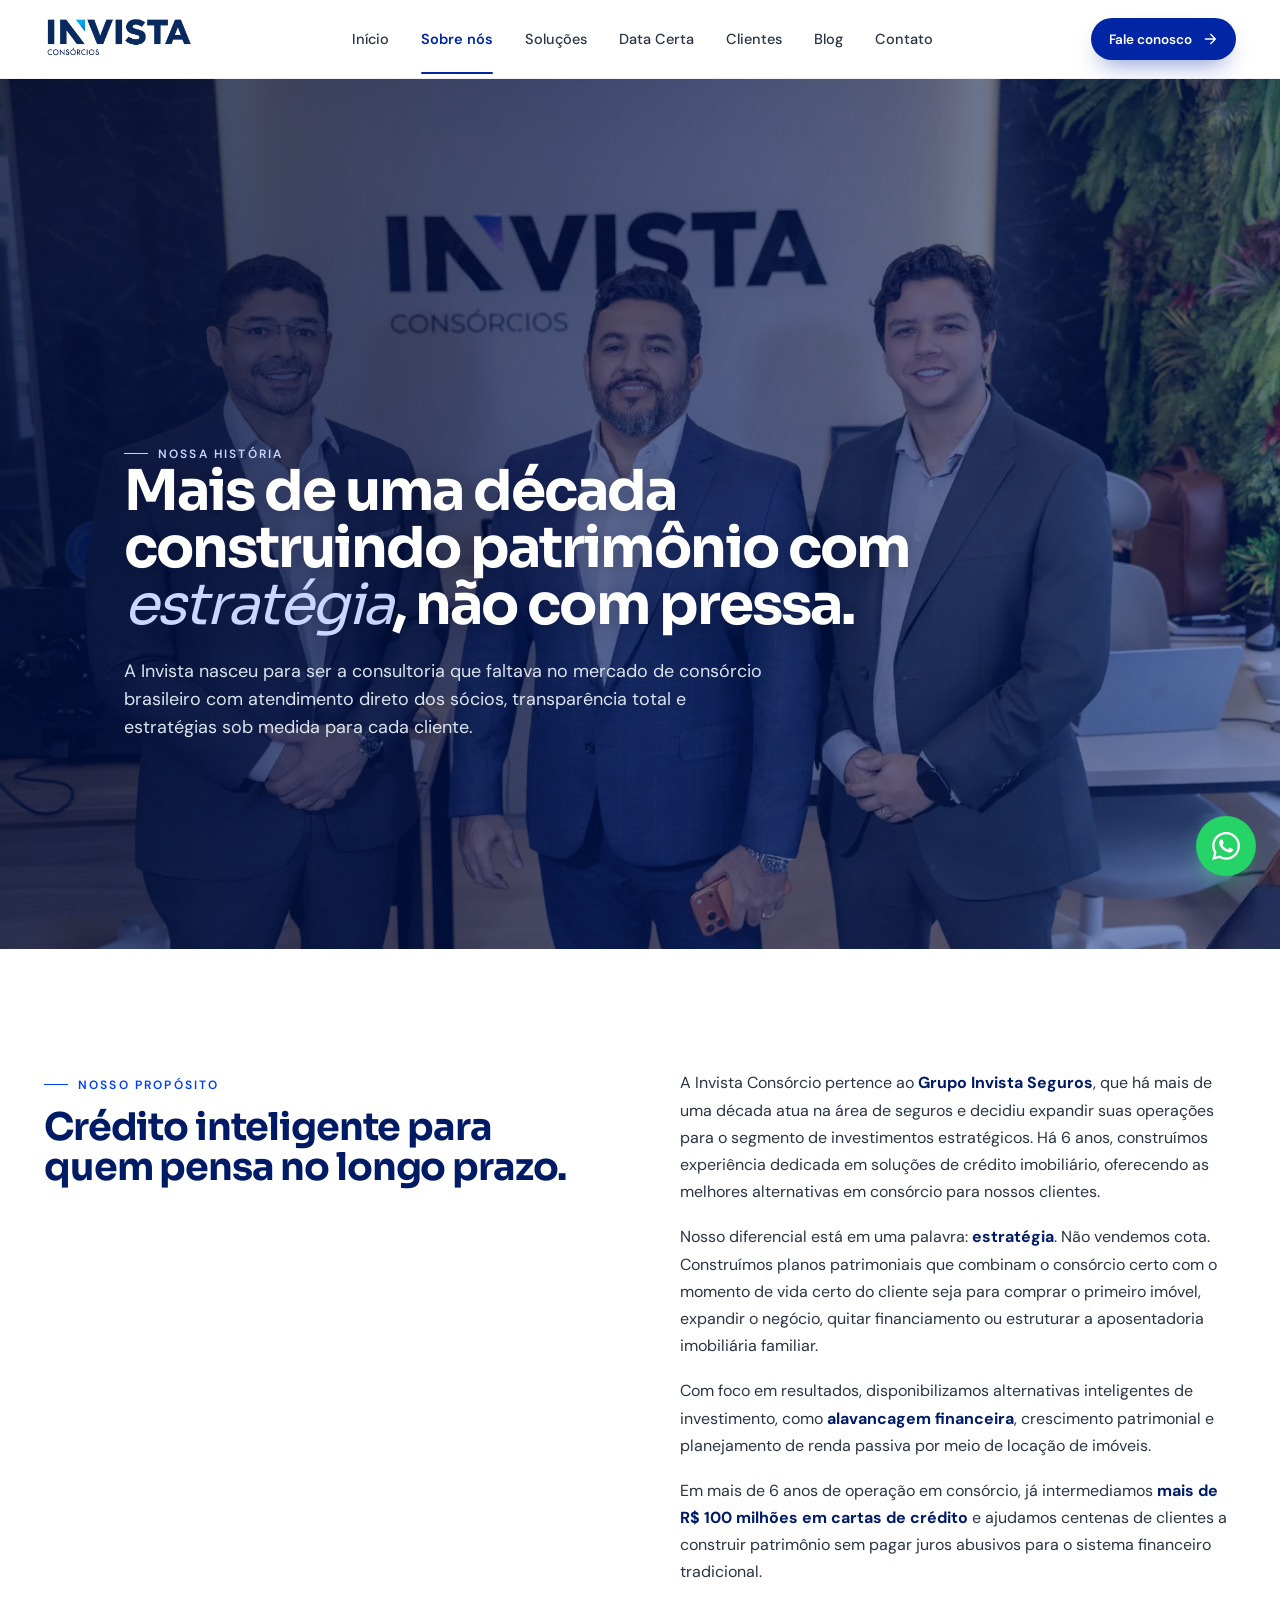
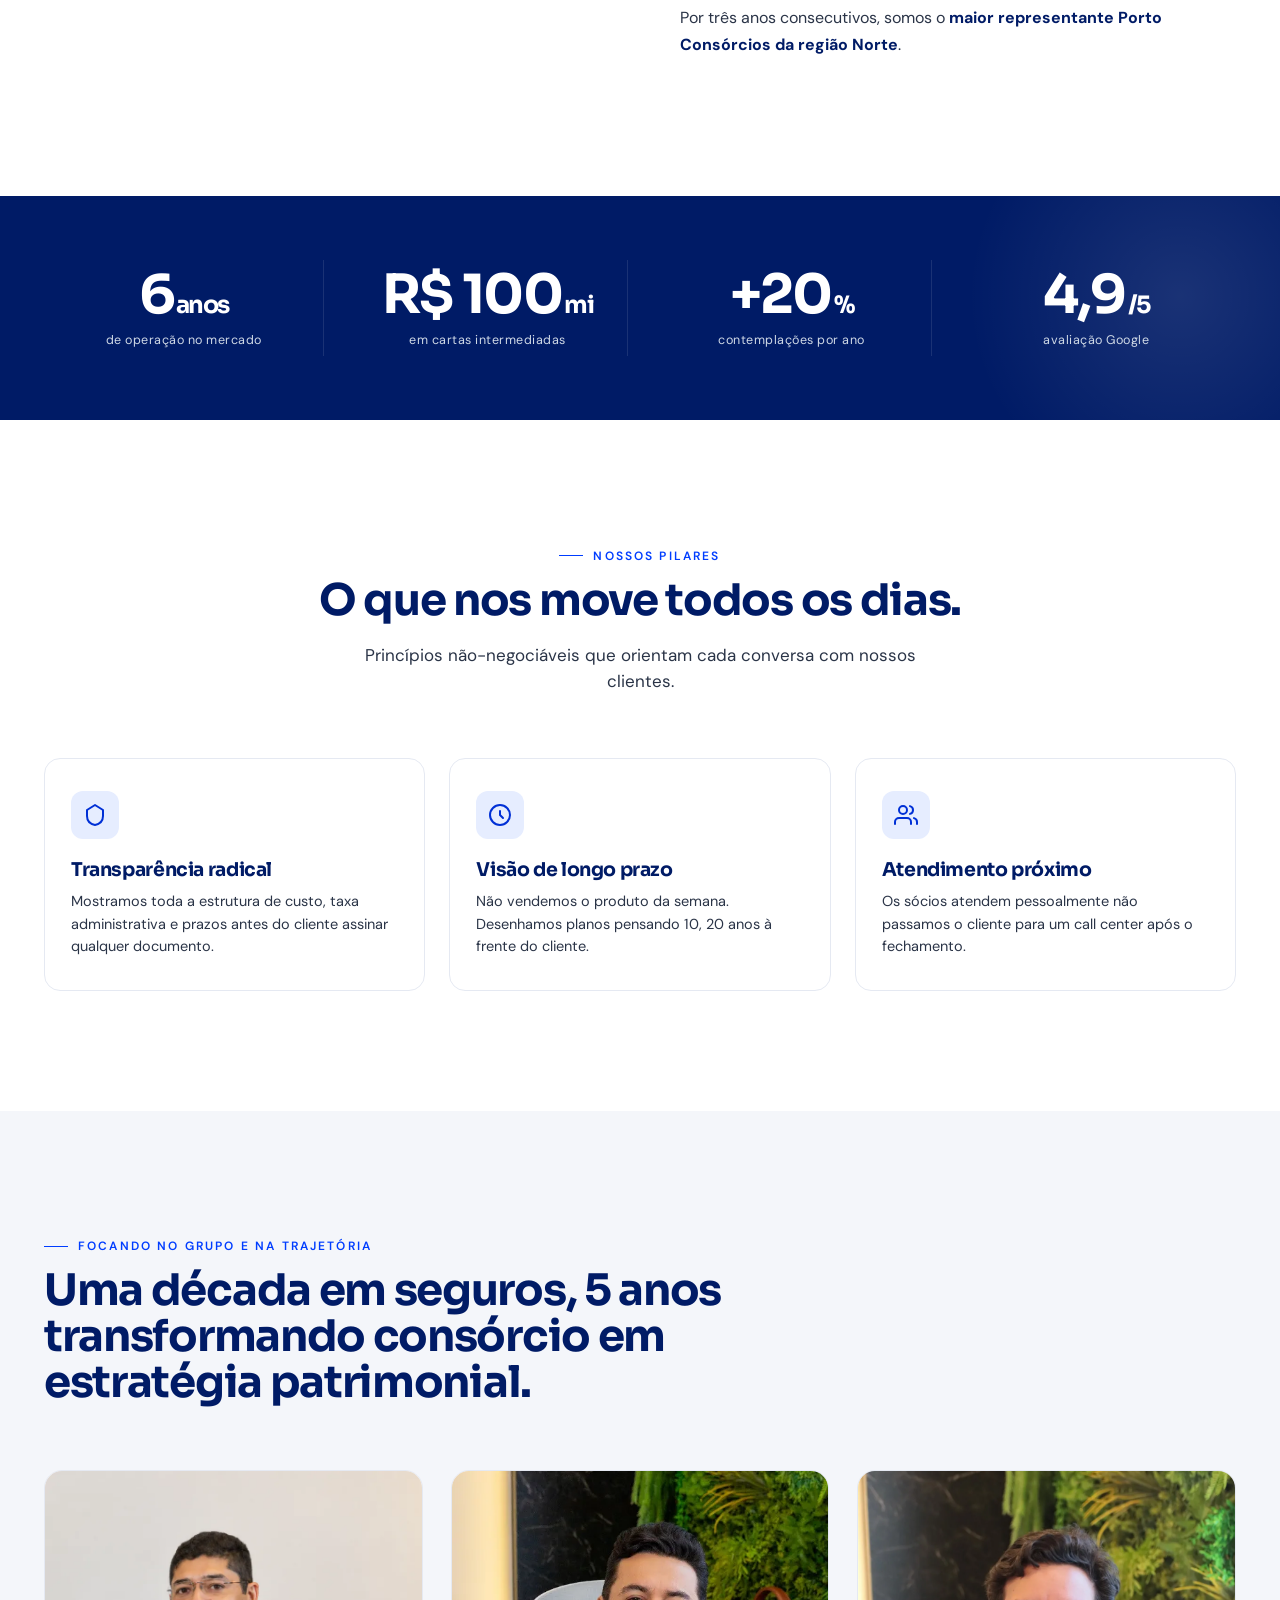
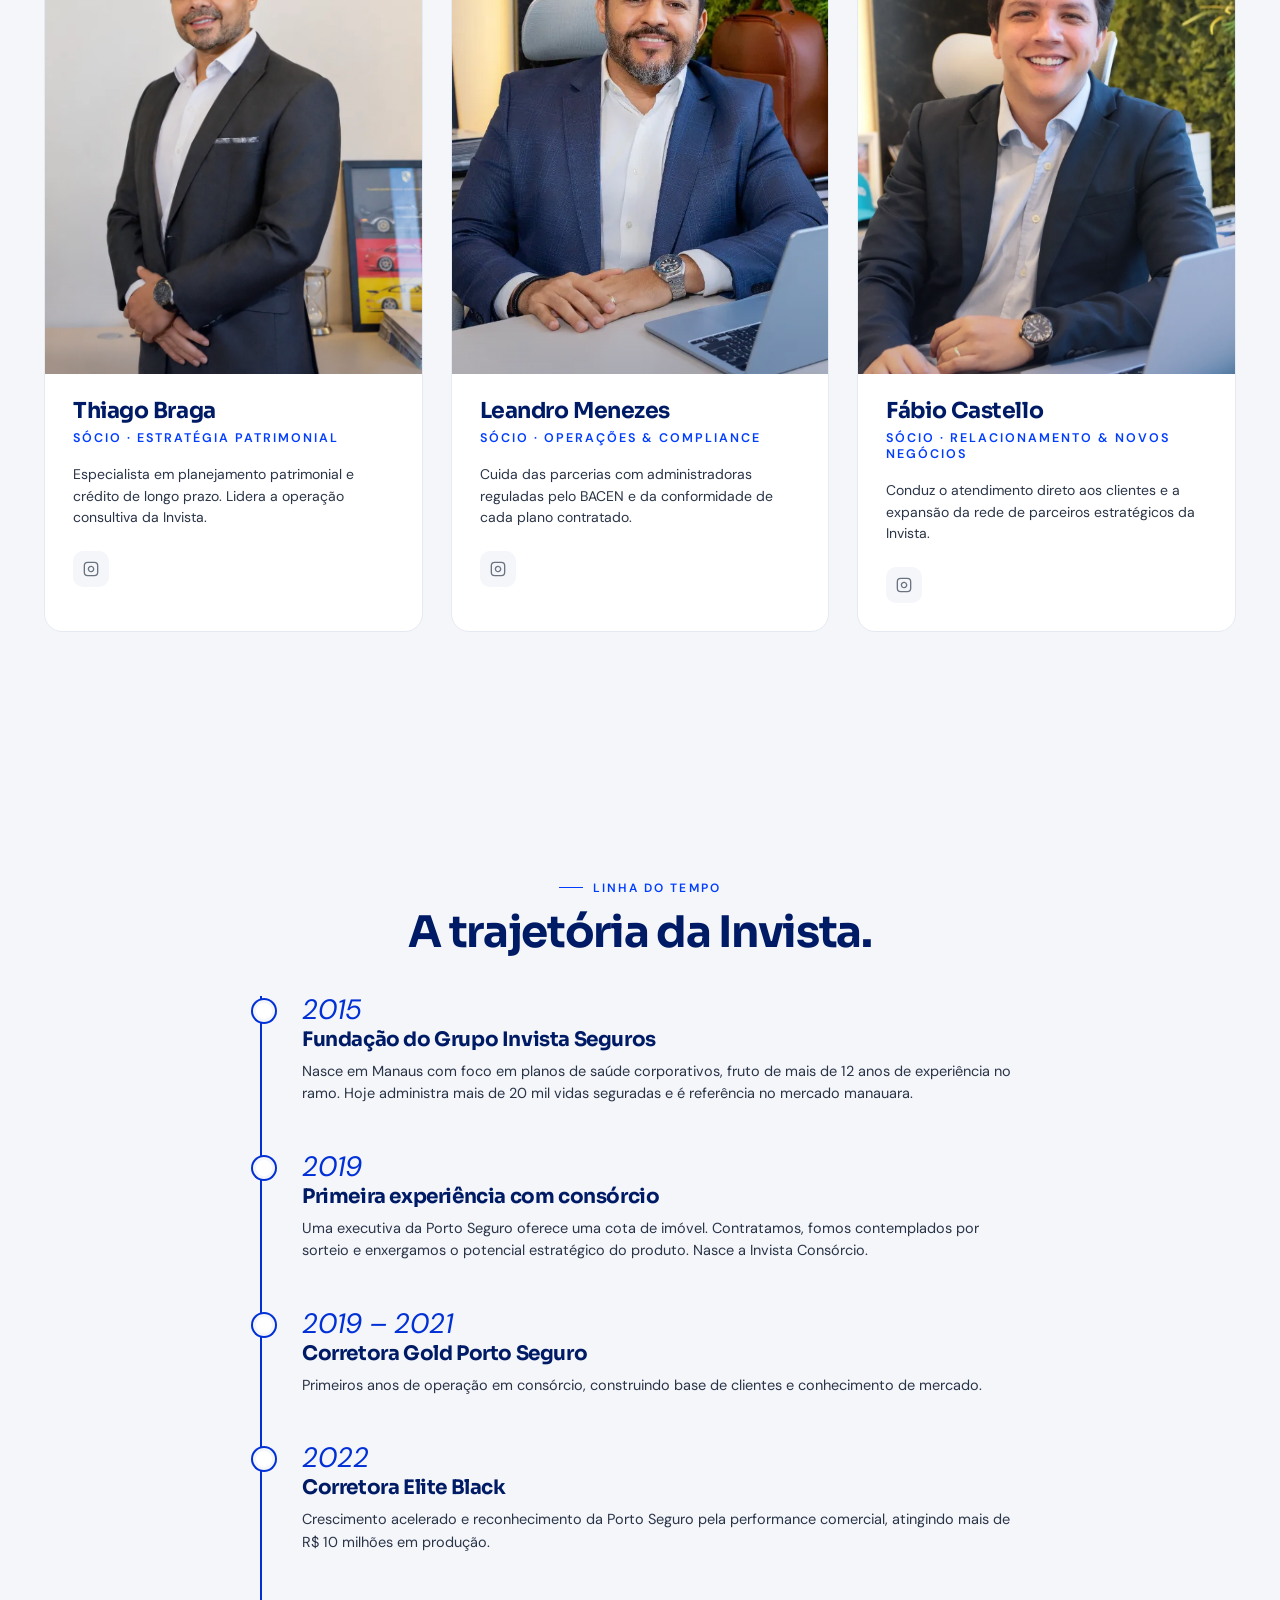
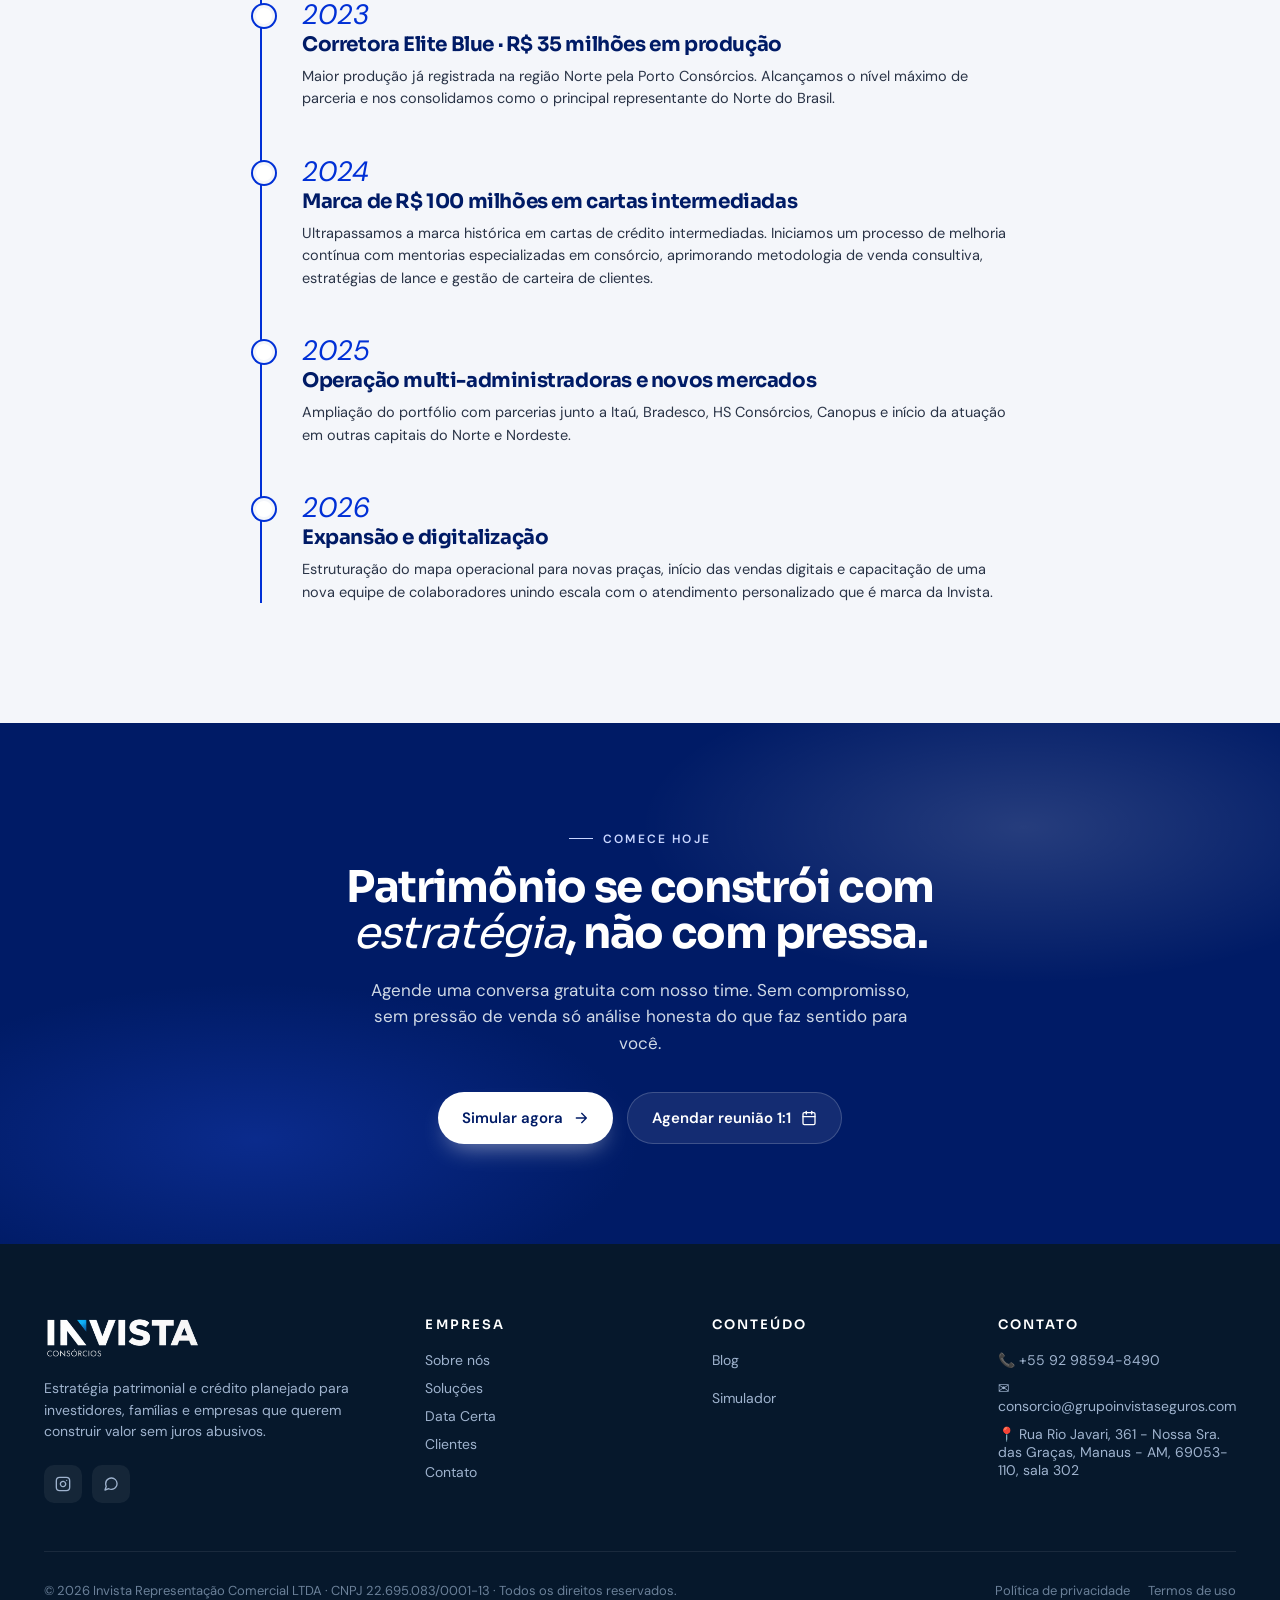
<file: sobre.html>
<!doctype html>
<html lang="pt-BR">
<head>
<meta charset="utf-8" />
<meta name="viewport" content="width=device-width, initial-scale=1" />
<title>Sobre Nós | Invista Consórcios</title>
<link rel="preconnect" href="https://fonts.googleapis.com">
<link rel="preconnect" href="https://fonts.gstatic.com" crossorigin>
<link href="https://fonts.googleapis.com/css2?family=Sora:wght@400;500;600;700;800&family=DM+Sans:wght@400;500;600;700&display=swap" rel="stylesheet">
<link rel="stylesheet" href="assets/styles.css">
<meta name="description" content="Conheça a Invista Consórcios: consultoria em crédito planejado e construção de patrimônio sem juros abusivos para famílias e empresas em Manaus." />
<meta name="robots" content="index, follow" />
<meta name="author" content="Invista Consórcios" />
<link rel="canonical" href="https://invconsorcios.com.br/sobre" />
<meta name="theme-color" content="#0A2A6B" />
<link rel="icon" type="image/png" sizes="32x32" href="assets/favicon-32.png?v=2" />
<link rel="icon" type="image/png" sizes="16x16" href="assets/favicon-16.png?v=2" />
<link rel="apple-touch-icon" sizes="180x180" href="assets/apple-touch-icon.png?v=2" />
<meta property="og:type" content="website" />
<meta property="og:site_name" content="Invista Consórcios" />
<meta property="og:locale" content="pt_BR" />
<meta property="og:title" content="Sobre Nós | Invista Consórcios" />
<meta property="og:description" content="Conheça a Invista Consórcios: consultoria em crédito planejado e construção de patrimônio sem juros abusivos para famílias e empresas em Manaus." />
<meta property="og:url" content="https://invconsorcios.com.br/sobre" />
<meta property="og:image" content="https://invconsorcios.com.br/assets/og-image.jpg" />
<meta property="og:image:width" content="1200" />
<meta property="og:image:height" content="630" />
<meta name="twitter:card" content="summary_large_image" />
<meta name="twitter:title" content="Sobre Nós | Invista Consórcios" />
<meta name="twitter:description" content="Conheça a Invista Consórcios: consultoria em crédito planejado e construção de patrimônio sem juros abusivos para famílias e empresas em Manaus." />
<meta name="twitter:image" content="https://invconsorcios.com.br/assets/og-image.jpg" />
<script type="application/ld+json">{"@context":"https://schema.org","@graph":[{"@type":"FinancialService","@id":"https://invconsorcios.com.br/#organization","name":"Invista Consórcios","legalName":"Invista Representação Comercial LTDA","url":"https://invconsorcios.com.br/","logo":"https://invconsorcios.com.br/assets/favicon-512.png","image":"https://invconsorcios.com.br/assets/og-image.jpg","telephone":"+5592985948490","email":"consorcio@grupoinvistaseguros.com","taxID":"22.695.083/0001-13","priceRange":"$$","address":{"@type":"PostalAddress","streetAddress":"Rua Rio Javari, 361 - Sala 302","addressLocality":"Manaus","addressRegion":"AM","postalCode":"69053-110","addressCountry":"BR"},"geo":{"@type":"GeoCoordinates","latitude":-3.1065,"longitude":-60.0258},"areaServed":{"@type":"City","name":"Manaus"},"sameAs":["https://www.instagram.com/invistaconsorcios.br/"]},{"@type":"BreadcrumbList","itemListElement":[{"@type":"ListItem","position":1,"name":"Início","item":"https://invconsorcios.com.br/"},{"@type":"ListItem","position":2,"name":"Sobre nós","item":"https://invconsorcios.com.br/sobre"}]}]}</script>
</head>
<body><div id="page-loader"><div class="loader-spinner"></div></div><header class="nav"><div class="container row"><a href="/" class="logo" aria-label="Invista Consórcios"><picture><source type="image/webp" srcset="assets/ChatGPT Image 28 de mai. de 2026, 11_21_28 (1).webp"><img src="assets/ChatGPT Image 28 de mai. de 2026, 11_21_28 (1).png" alt="Invista Consórcios" decoding="async"></picture></a><nav class="links"><a href="/" class="">Início</a><a href="sobre" class="active">Sobre nós</a><a href="solucoes" class="">Soluções</a><a href="data-certa" class="">Data Certa</a><a href="clientes" class="">Clientes</a><a href="blog" class="">Blog</a><a href="contato" class="">Contato</a></nav><div class="nav-cta"><a href="contato" class="btn btn-primary btn-sm">Fale conosco<svg viewBox="0 0 24 24" fill="none" stroke="currentColor" stroke-width="2" stroke-linecap="round" stroke-linejoin="round"><path d="M5 12h14M13 5l7 7-7 7"/></svg></a></div><button class="nav-hamburger" aria-label="Menu" id="nav-hamburger"><span></span><span></span><span></span></button></div></header><div class="nav-overlay" id="nav-overlay"></div>
<section class="page-hero has-photo-bg" style="padding:359px 0 208px">
  <div class="ph-bg" aria-hidden="true">
    <picture><source type="image/webp" srcset="assets/equipe-invista.webp"><img src="assets/equipe-invista.png" alt="" loading="eager" fetchpriority="high" decoding="async"></picture>
  </div>
  <style>
    @keyframes hero-zoom-out{0%,35%{transform:scale(1.28) translateY(-48px);opacity:.8}100%{transform:scale(1) translateY(0);opacity:1}}
    .sobre-hero-content{animation:hero-zoom-out 2.8s cubic-bezier(.4,0,.2,1) forwards;transform-origin:left top}
  </style>
  <div class="container">
    <div class="sobre-hero-content">
      <span class="eyebrow">Nossa história</span>
      <h1>Mais de uma década construindo patrimônio com <em>estratégia</em>, não com pressa.</h1>
      <p class="lead">A Invista nasceu para ser a consultoria que faltava no mercado de consórcio brasileiro  com atendimento direto dos sócios, transparência total e estratégias sob medida para cada cliente.</p>
    </div>
  </div>
</section>

<section class="sec story">
  <div class="container">
    <div class="story-grid">
      <div class="story-side">
        <span class="eyebrow">Nosso propósito</span>
        <h2 style="margin-top:14px;font-size:38px">Crédito inteligente para quem pensa no longo prazo.</h2>
      </div>
      <div>
        <p>A Invista Consórcio pertence ao <b style="color:var(--azul-900)">Grupo Invista Seguros</b>, que há mais de uma década atua na área de seguros e decidiu expandir suas operações para o segmento de investimentos estratégicos. Há 6 anos, construímos experiência dedicada em soluções de crédito imobiliário, oferecendo as melhores alternativas em consórcio para nossos clientes.</p>
        <p>Nosso diferencial está em uma palavra: <b style="color:var(--azul-900)">estratégia</b>. Não vendemos cota. Construímos planos patrimoniais que combinam o consórcio certo com o momento de vida certo do cliente  seja para comprar o primeiro imóvel, expandir o negócio, quitar financiamento ou estruturar a aposentadoria imobiliária familiar.</p>
        <p>Com foco em resultados, disponibilizamos alternativas inteligentes de investimento, como <b style="color:var(--azul-900)">alavancagem financeira</b>, crescimento patrimonial e planejamento de renda passiva por meio de locação de imóveis.</p>
        <p>Em mais de 6 anos de operação em consórcio, já intermediamos <b style="color:var(--azul-900)">mais de R$ 100 milhões em cartas de crédito</b> e ajudamos centenas de clientes a construir patrimônio sem pagar juros abusivos para o sistema financeiro tradicional.</p>
        <p>Por três anos consecutivos, somos o <b style="color:var(--azul-900)">maior representante Porto Consórcios da região Norte</b>.</p>
      </div>
    </div>
  </div>
</section>

<section class="numbers">
  <div class="container">
    <div class="grid">
      <div class="num-item"><div class="v">6<small>anos</small></div><div class="k">de operação no mercado</div></div>
      <div class="num-item"><div class="v">R$ 100<small>mi</small></div><div class="k">em cartas intermediadas</div></div>
      <div class="num-item"><div class="v">+20<small>%</small></div><div class="k">contemplações por ano</div></div>
      <div class="num-item"><div class="v">4,9<small>/5</small></div><div class="k">avaliação Google</div></div>
    </div>
  </div>
</section>

<section class="sec">
  <div class="container">
    <div class="sec-head" style="text-align:center;margin-left:auto;margin-right:auto">
      <span class="eyebrow" style="justify-content:center">Nossos pilares</span>
      <h2>O que nos move todos os dias.</h2>
      <p style="margin-left:auto;margin-right:auto">Princípios não-negociáveis que orientam cada conversa com nossos clientes.</p>
    </div>
    <div class="pillar-grid">
      <div class="pillar">
        <div class="ic"><svg viewBox="0 0 24 24" fill="none" stroke="currentColor" stroke-width="2" stroke-linecap="round" stroke-linejoin="round"><path d="M12 2L4 7v6c0 5 3.5 8 8 9 4.5-1 8-4 8-9V7l-8-5z"/></svg></div>
        <h3>Transparência radical</h3>
        <p>Mostramos toda a estrutura de custo, taxa administrativa e prazos antes do cliente assinar qualquer documento.</p>
      </div>
      <div class="pillar">
        <div class="ic"><svg viewBox="0 0 24 24" fill="none" stroke="currentColor" stroke-width="2" stroke-linecap="round" stroke-linejoin="round"><circle cx="12" cy="12" r="10"/><path d="M12 8v4l3 3"/></svg></div>
        <h3>Visão de longo prazo</h3>
        <p>Não vendemos o produto da semana. Desenhamos planos pensando 10, 20 anos à frente do cliente.</p>
      </div>
      <div class="pillar">
        <div class="ic"><svg viewBox="0 0 24 24" fill="none" stroke="currentColor" stroke-width="2" stroke-linecap="round" stroke-linejoin="round"><path d="M17 21v-2a4 4 0 0 0-4-4H5a4 4 0 0 0-4 4v2"/><circle cx="9" cy="7" r="4"/><path d="M23 21v-2a4 4 0 0 0-3-3.87"/><path d="M16 3.13a4 4 0 0 1 0 7.75"/></svg></div>
        <h3>Atendimento próximo</h3>
        <p>Os sócios atendem pessoalmente  não passamos o cliente para um call center após o fechamento.</p>
      </div>
    </div>
  </div>
</section>

<section class="sec team">
  <div class="container">
    <div class="sec-head">
      <span class="eyebrow">Focando no grupo e na trajetória</span>
      <h2>Uma década em seguros, 5 anos transformando consórcio em estratégia patrimonial.</h2>
    </div>
    <div class="team-grid">
      <div class="socio"><div class="photo"><picture><source type="image/webp" srcset="assets/socio-1.webp"><img src="assets/socio-1.png?v=2" alt="Thiago Braga" loading="lazy" decoding="async"></picture></div><h3>Thiago Braga</h3><div class="role">Sócio · Estratégia Patrimonial</div><p>Especialista em planejamento patrimonial e crédito de longo prazo. Lidera a operação consultiva da Invista.</p><div class="links"><a href="https://www.instagram.com/thiago_mbraga/" target="_blank" rel="noopener" aria-label="Instagram"><svg viewBox="0 0 24 24" fill="none" stroke="currentColor" stroke-width="2"><rect x="2" y="2" width="20" height="20" rx="5"/><path d="M16 11.37A4 4 0 1 1 12.63 8 4 4 0 0 1 16 11.37z"/><line x1="17.5" y1="6.5" x2="17.51" y2="6.5"/></svg></a></div></div>
      <div class="socio"><div class="photo"><picture><source type="image/webp" srcset="assets/socio-2.webp"><img src="assets/socio-2.png" alt="Leandro Menezes" loading="lazy" decoding="async"></picture></div><h3>Leandro Menezes</h3><div class="role">Sócio · Operações & Compliance</div><p>Cuida das parcerias com administradoras reguladas pelo BACEN e da conformidade de cada plano contratado.</p><div class="links"><a href="https://www.instagram.com/leandromenezzes/" target="_blank" rel="noopener" aria-label="Instagram"><svg viewBox="0 0 24 24" fill="none" stroke="currentColor" stroke-width="2"><rect x="2" y="2" width="20" height="20" rx="5"/><path d="M16 11.37A4 4 0 1 1 12.63 8 4 4 0 0 1 16 11.37z"/><line x1="17.5" y1="6.5" x2="17.51" y2="6.5"/></svg></a></div></div>
      <div class="socio"><div class="photo"><picture><source type="image/webp" srcset="assets/IMG_3448.webp"><img src="assets/IMG_3448.JPG" alt="Fábio Castello" loading="lazy" decoding="async"></picture></div><h3>Fábio Castello</h3><div class="role">Sócio · Relacionamento & Novos Negócios</div><p>Conduz o atendimento direto aos clientes e a expansão da rede de parceiros estratégicos da Invista.</p><div class="links"><a href="https://www.instagram.com/fabiocastello_vx/" target="_blank" rel="noopener" aria-label="Instagram"><svg viewBox="0 0 24 24" fill="none" stroke="currentColor" stroke-width="2"><rect x="2" y="2" width="20" height="20" rx="5"/><path d="M16 11.37A4 4 0 1 1 12.63 8 4 4 0 0 1 16 11.37z"/><line x1="17.5" y1="6.5" x2="17.51" y2="6.5"/></svg></a></div></div>
    </div>
  </div>
</section>

<section class="timeline">
  <div class="container">
    <div class="sec-head" style="text-align:center;margin-left:auto;margin-right:auto;margin-bottom:0">
      <span class="eyebrow" style="justify-content:center">Linha do tempo</span>
      <h2>A trajetória da Invista.</h2>
    </div>
    <div class="tl-list">
      <div class="tl-item"><div class="tl-year">2015</div><h3>Fundação do Grupo Invista Seguros</h3><p>Nasce em Manaus com foco em planos de saúde corporativos, fruto de mais de 12 anos de experiência no ramo. Hoje administra mais de 20 mil vidas seguradas e é referência no mercado manauara.</p></div>
      <div class="tl-item"><div class="tl-year">2019</div><h3>Primeira experiência com consórcio</h3><p>Uma executiva da Porto Seguro oferece uma cota de imóvel. Contratamos, fomos contemplados por sorteio  e enxergamos o potencial estratégico do produto. Nasce a Invista Consórcio.</p></div>
      <div class="tl-item"><div class="tl-year">2019 – 2021</div><h3>Corretora Gold Porto Seguro</h3><p>Primeiros anos de operação em consórcio, construindo base de clientes e conhecimento de mercado.</p></div>
      <div class="tl-item"><div class="tl-year">2022</div><h3>Corretora Elite Black</h3><p>Crescimento acelerado e reconhecimento da Porto Seguro pela performance comercial, atingindo mais de R$ 10 milhões em produção.</p></div>
      <div class="tl-item"><div class="tl-year">2023</div><h3>Corretora Elite Blue · R$ 35 milhões em produção</h3><p>Maior produção já registrada na região Norte pela Porto Consórcios. Alcançamos o nível máximo de parceria e nos consolidamos como o principal representante do Norte do Brasil.</p></div>
      <div class="tl-item"><div class="tl-year">2024</div><h3>Marca de R$ 100 milhões em cartas intermediadas</h3><p>Ultrapassamos a marca histórica em cartas de crédito intermediadas. Iniciamos um processo de melhoria contínua com mentorias especializadas em consórcio, aprimorando metodologia de venda consultiva, estratégias de lance e gestão de carteira de clientes.</p></div>
      <div class="tl-item"><div class="tl-year">2025</div><h3>Operação multi-administradoras e novos mercados</h3><p>Ampliação do portfólio com parcerias junto a Itaú, Bradesco, HS Consórcios, Canopus e início da atuação em outras capitais do Norte e Nordeste.</p></div>
      <div class="tl-item"><div class="tl-year">2026</div><h3>Expansão e digitalização</h3><p>Estruturação do mapa operacional para novas praças, início das vendas digitais e capacitação de uma nova equipe de colaboradores  unindo escala com o atendimento personalizado que é marca da Invista.</p></div>
    </div>
  </div>
</section>

<section class="cta-final" id="contato">
  <div class="container">
    <span class="eyebrow" style="justify-content:center">Comece hoje</span>
    <h2>Patrimônio se constrói com<br/><em>estratégia</em>, não com pressa.</h2>
    <p>Agende uma conversa gratuita com nosso time. Sem compromisso, sem pressão de venda  só análise honesta do que faz sentido para você.</p>
    <div class="btns">
      <a href="data-certa" class="btn btn-gold">Simular agora
        <svg viewBox="0 0 24 24" fill="none" stroke="currentColor" stroke-width="2" stroke-linecap="round" stroke-linejoin="round"><path d="M5 12h14M13 5l7 7-7 7"/></svg>
      </a>
      <a href="contato" class="btn btn-ghost" style="background:rgba(255,255,255,.08);color:#fff;border-color:rgba(255,255,255,.18)">Agendar reunião 1:1
        <svg viewBox="0 0 24 24" fill="none" stroke="currentColor" stroke-width="2" stroke-linecap="round" stroke-linejoin="round"><rect x="3" y="4" width="18" height="18" rx="2"/><line x1="16" y1="2" x2="16" y2="6"/><line x1="8" y1="2" x2="8" y2="6"/><line x1="3" y1="10" x2="21" y2="10"/></svg>
      </a>
    </div>
  </div>
</section>
<footer><div class="container"><div class="foot-grid"><div><a href="/" class="logo" aria-label="Invista Consórcios"><picture><source type="image/webp" srcset="assets/invista-logo-white.webp"><img src="assets/invista-logo-white.png" alt="Invista Consórcios" loading="lazy" decoding="async"></picture></a><p>Estratégia patrimonial e crédito planejado para investidores, famílias e empresas que querem construir valor sem juros abusivos.</p><div class="soc"><a href="https://www.instagram.com/invistaconsorcios.br/" target="_blank" rel="noopener" aria-label="Instagram"><svg viewBox="0 0 24 24" fill="none" stroke="currentColor" stroke-width="2" stroke-linecap="round" stroke-linejoin="round"><rect x="2" y="2" width="20" height="20" rx="5"/><path d="M16 11.37A4 4 0 1 1 12.63 8 4 4 0 0 1 16 11.37z"/><line x1="17.5" y1="6.5" x2="17.51" y2="6.5"/></svg></a><a href="#" aria-label="WhatsApp"><svg viewBox="0 0 24 24" fill="none" stroke="currentColor" stroke-width="2" stroke-linecap="round" stroke-linejoin="round"><path d="M21 11.5a8.38 8.38 0 0 1-.9 3.8 8.5 8.5 0 0 1-7.6 4.7 8.38 8.38 0 0 1-3.8-.9L3 21l1.9-5.7a8.38 8.38 0 0 1-.9-3.8 8.5 8.5 0 0 1 4.7-7.6 8.38 8.38 0 0 1 3.8-.9h.5a8.48 8.48 0 0 1 8 8z"/></svg></a></div></div><div><h4>Empresa</h4><ul><li><a href="sobre">Sobre nós</a></li><li><a href="solucoes">Soluções</a></li><li><a href="data-certa" class="">Data Certa</a></li><li><a href="clientes">Clientes</a></li><li><a href="contato">Contato</a></li></ul></div><div><h4>Conteúdo</h4><ul><li><a href="blog">Blog</a></li><li></li><li><a href="data-certa.html#simulador">Simulador</a></li></ul></div><div><h4>Contato</h4><ul><li>📞 +55 92 98594-8490</li><li>✉ <a href="mailto:consorcio@grupoinvistaseguros.com">consorcio@grupoinvistaseguros.com</a></li><li>📍 Rua Rio Javari, 361 - Nossa Sra. das Graças, Manaus - AM, 69053-110, sala 302</li></ul></div></div><div class="foot-bottom"><div>© 2026 Invista Representação Comercial LTDA · CNPJ 22.695.083/0001-13 · Todos os direitos reservados.</div><div class="legal"><a href="privacidade">Política de privacidade</a><a href="termos">Termos de uso</a></div></div></div></footer><a class="wa" href="https://wa.me/5592985948490?text=Ol%C3%A1%2C%20vim%20do%20site%20e%20gostaria%20de%20saber%20mais" target="_blank" rel="noopener" aria-label="WhatsApp"><svg viewBox="0 0 24 24" fill="currentColor"><path d="M17.472 14.382c-.297-.149-1.758-.867-2.03-.967-.273-.099-.471-.148-.67.15-.197.297-.767.966-.94 1.164-.173.199-.347.223-.644.075-.297-.15-1.255-.463-2.39-1.475-.883-.788-1.48-1.761-1.653-2.059-.173-.297-.018-.458.13-.606.134-.133.298-.347.446-.52.149-.174.198-.298.298-.497.099-.198.05-.371-.025-.52-.075-.149-.669-1.612-.916-2.207-.242-.579-.487-.5-.669-.51-.173-.008-.371-.01-.57-.01-.198 0-.52.074-.792.372-.272.297-1.04 1.016-1.04 2.479 0 1.462 1.065 2.875 1.213 3.074.149.198 2.096 3.2 5.077 4.487.709.306 1.262.489 1.694.625.712.227 1.36.195 1.871.118.571-.085 1.758-.719 2.006-1.413.248-.694.248-1.289.173-1.413-.074-.124-.272-.198-.57-.347m-5.421 7.403h-.004a9.87 9.87 0 0 1-5.031-1.378l-.361-.214-3.741.982.998-3.648-.235-.374a9.86 9.86 0 0 1-1.51-5.26c.001-5.45 4.436-9.884 9.888-9.884 2.64 0 5.122 1.03 6.988 2.898a9.825 9.825 0 0 1 2.893 6.994c-.003 5.45-4.437 9.884-9.885 9.884m8.413-18.297A11.815 11.815 0 0 0 12.05 0C5.495 0 .16 5.335.157 11.892c0 2.096.547 4.142 1.588 5.945L.057 24l6.305-1.654a11.882 11.882 0 0 0 5.683 1.448h.005c6.554 0 11.89-5.335 11.893-11.893A11.821 11.821 0 0 0 20.464 3.488"/></svg></a><script src="assets/sim.js"></script><script>window.addEventListener("load",function(){var l=document.getElementById("page-loader");if(l){l.classList.add("hidden");setTimeout(function(){l.remove()},520);}});</script><script src="assets/anim.js"></script></body></html>
</file>
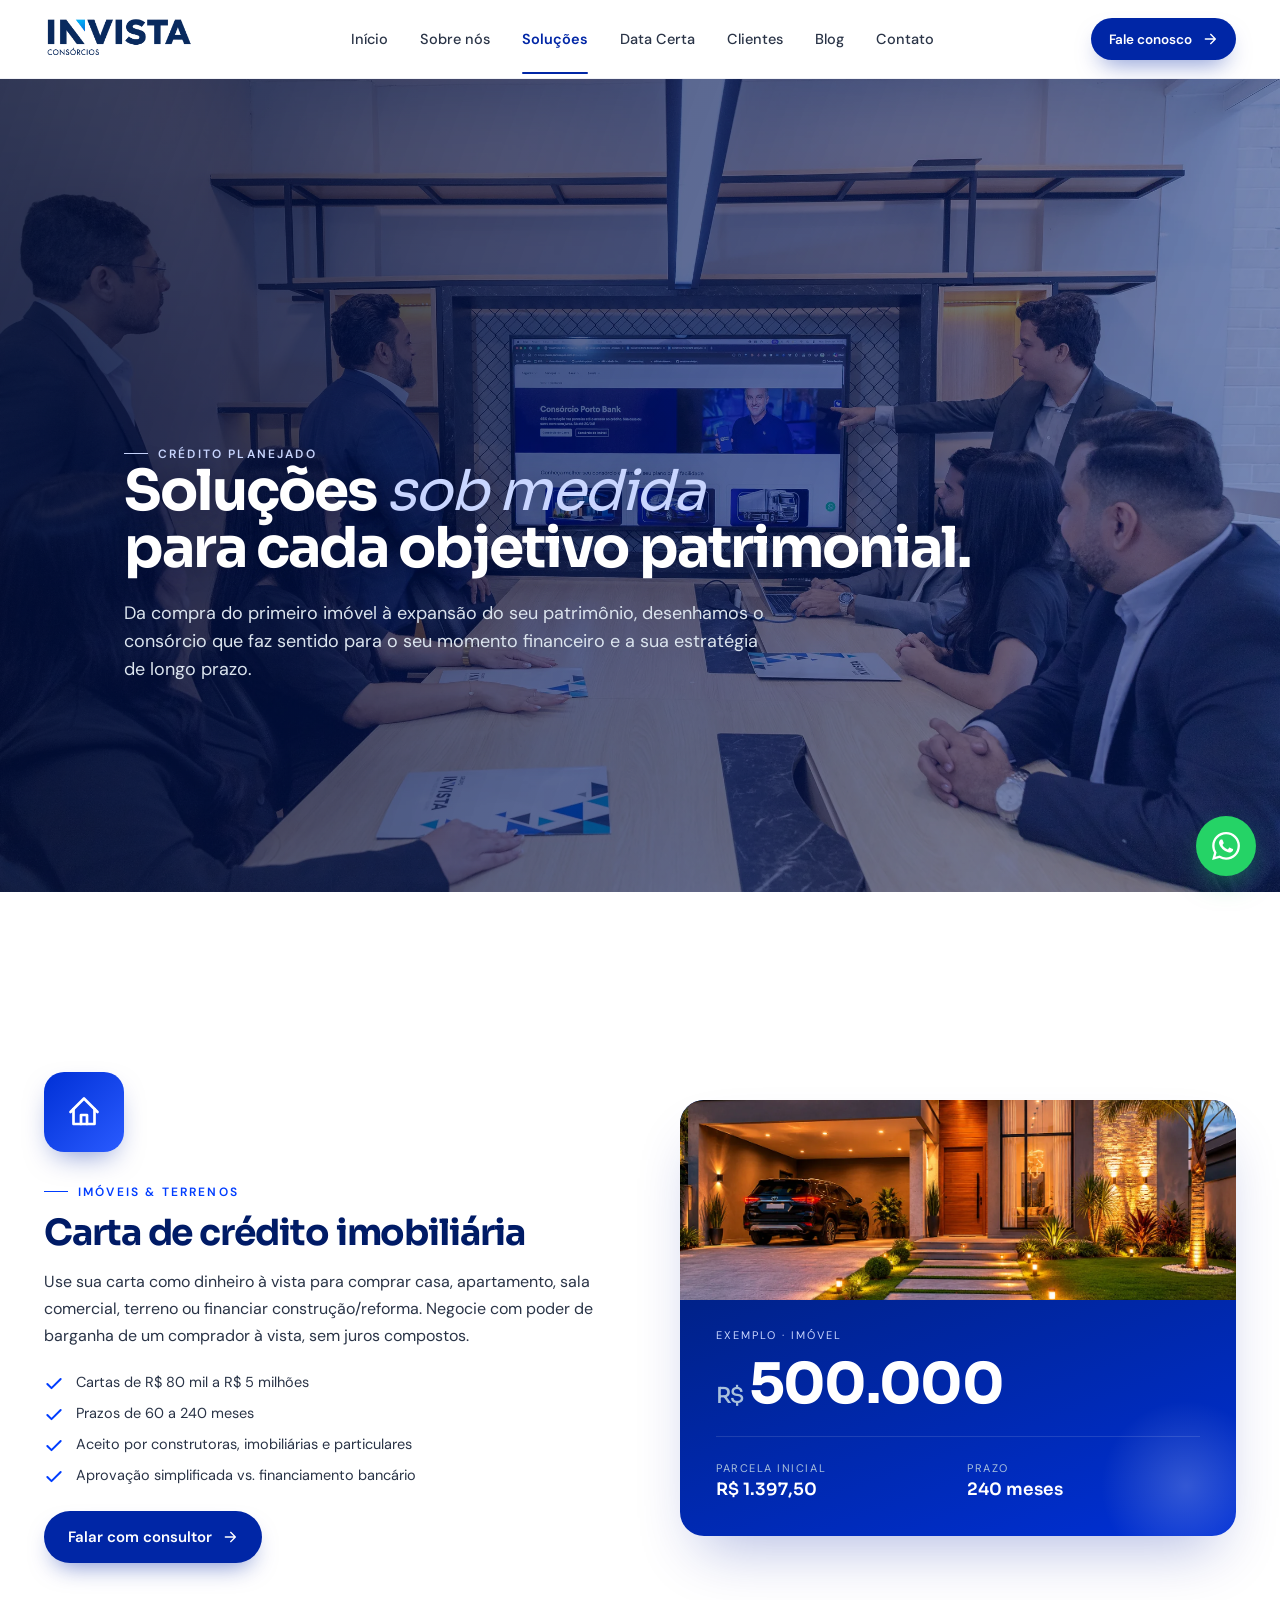
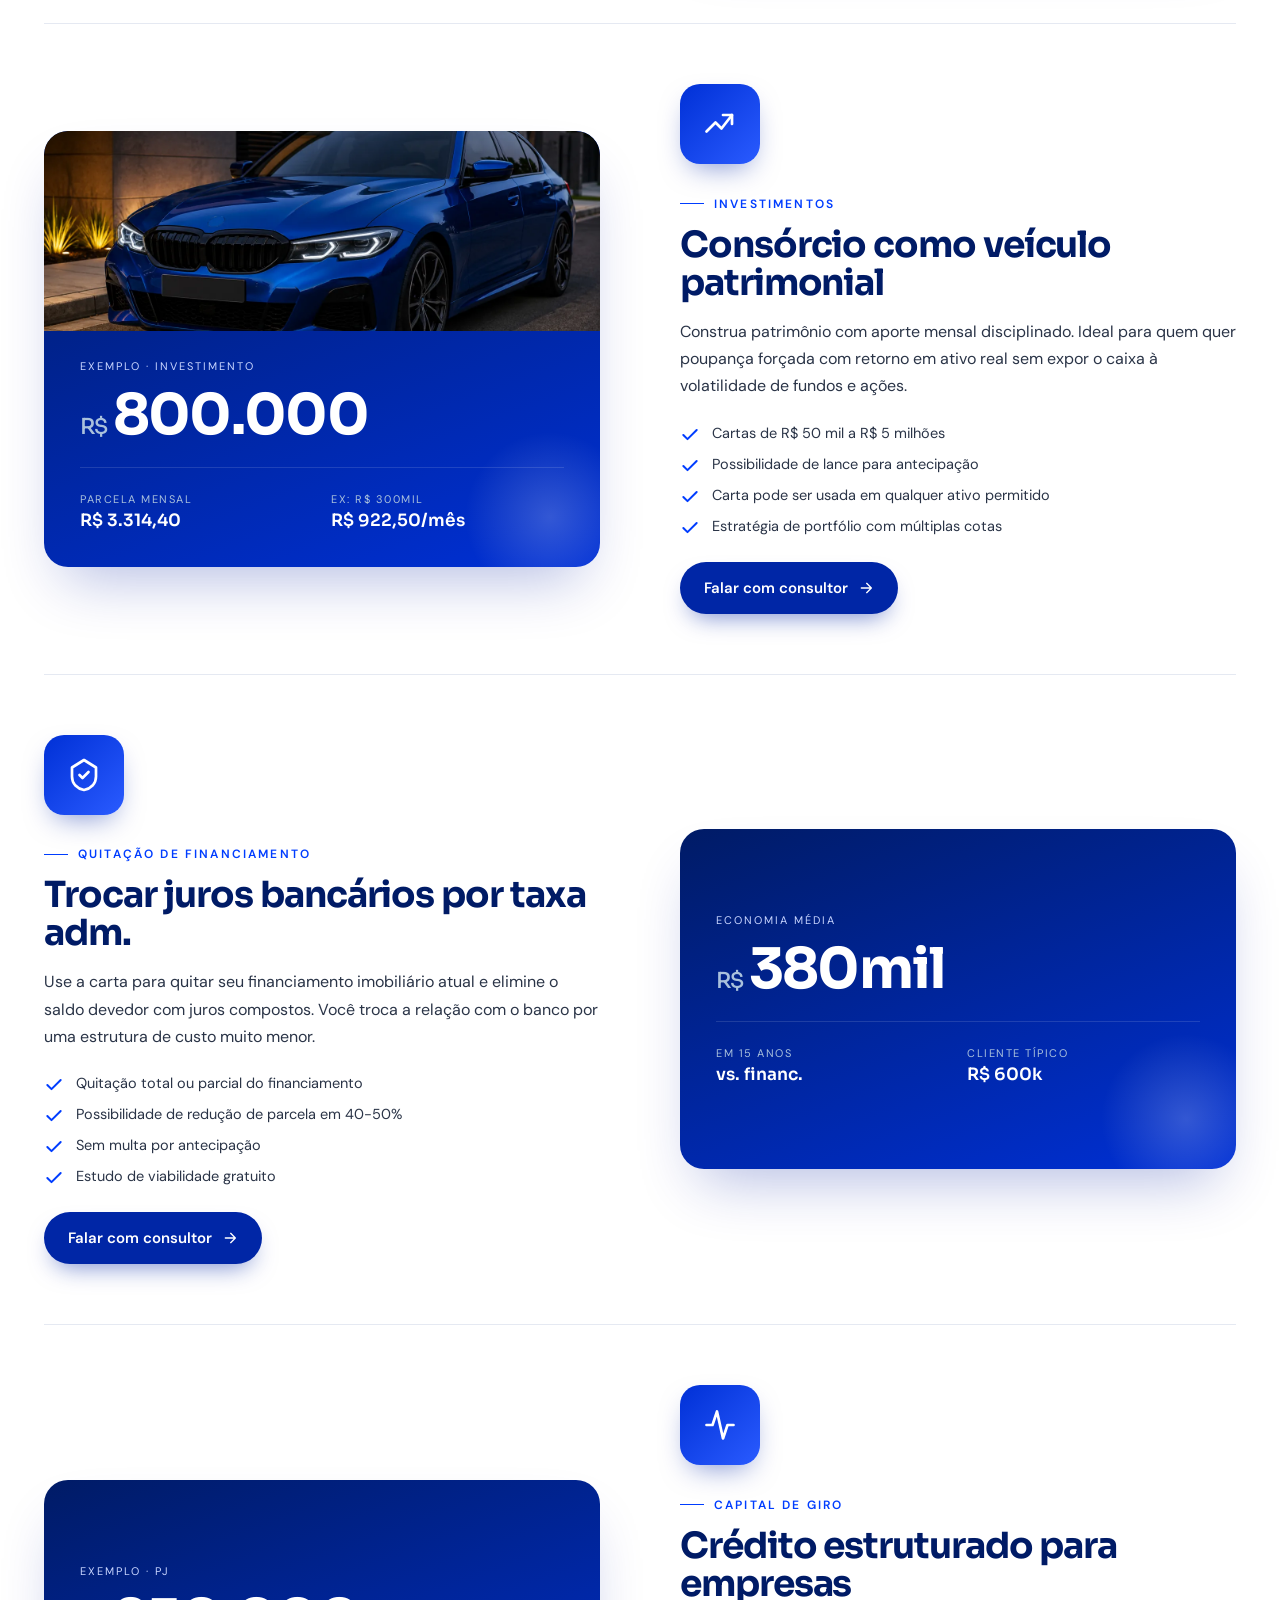
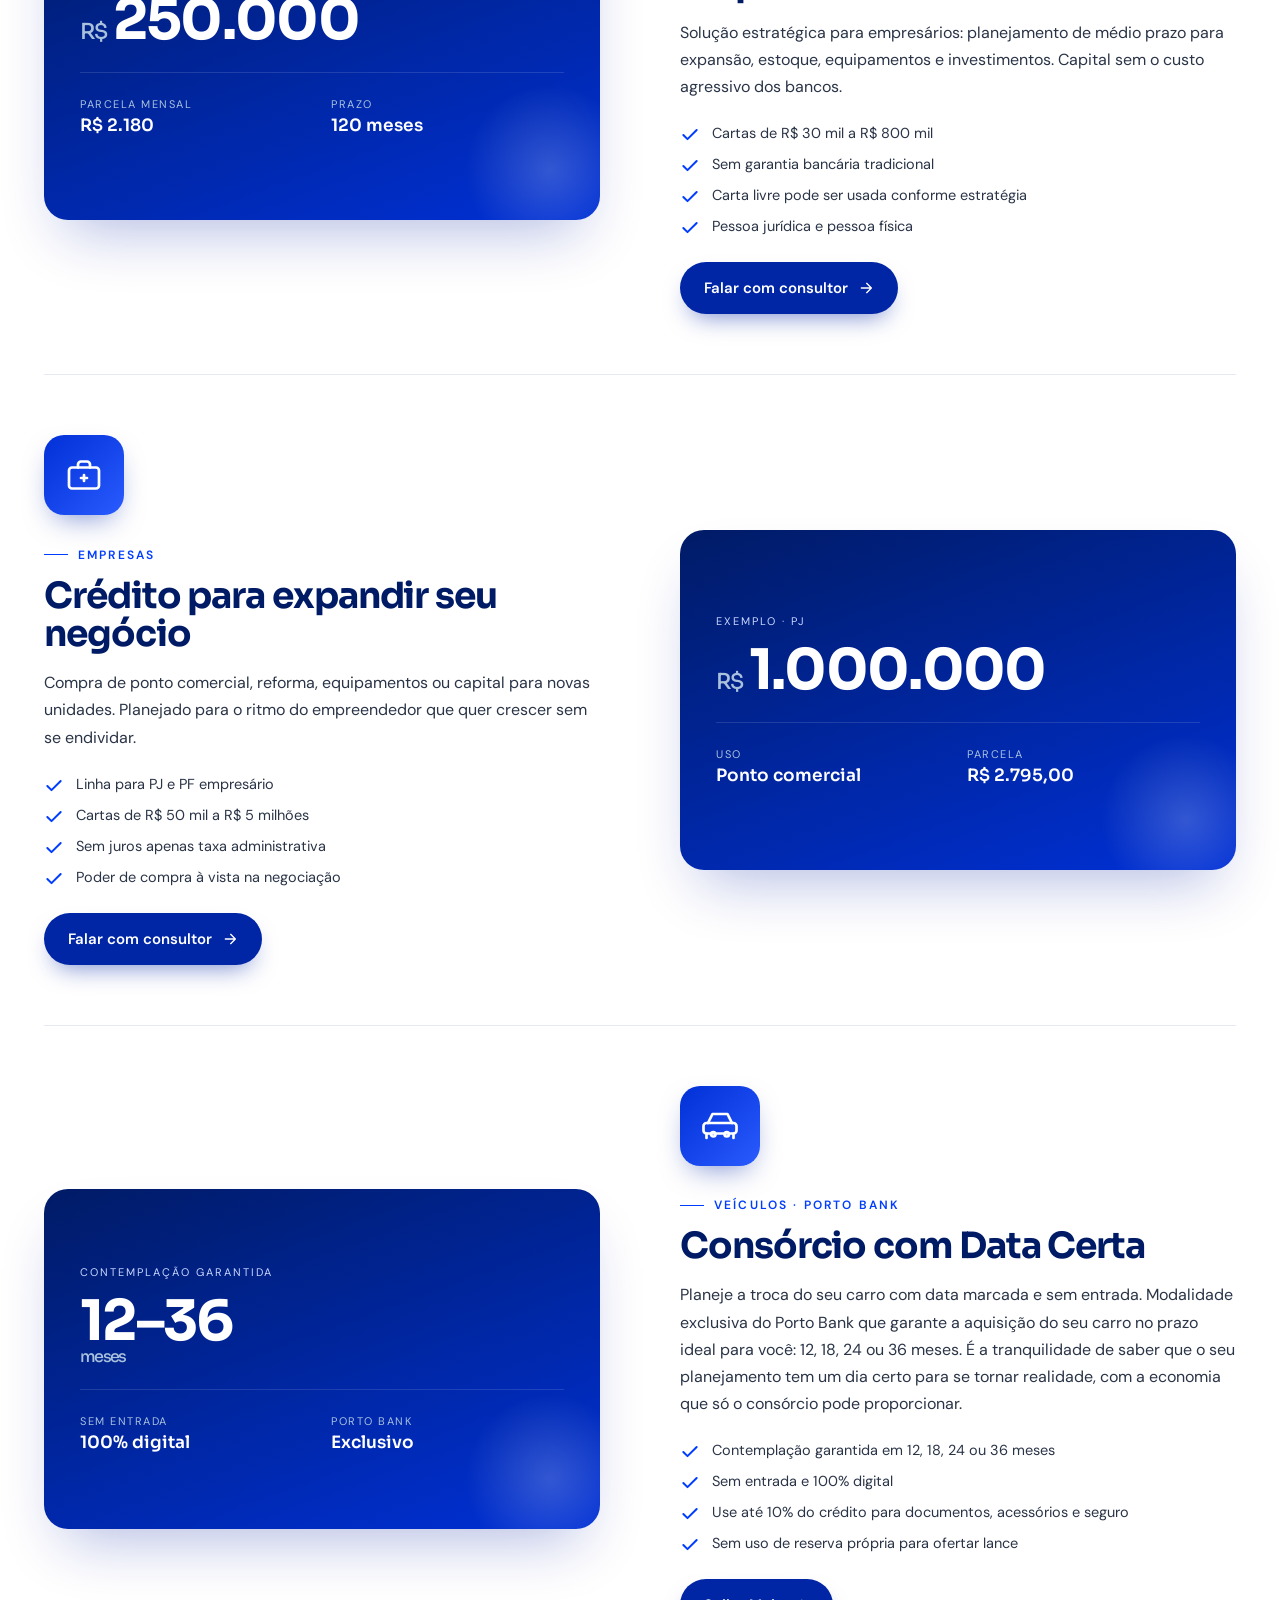
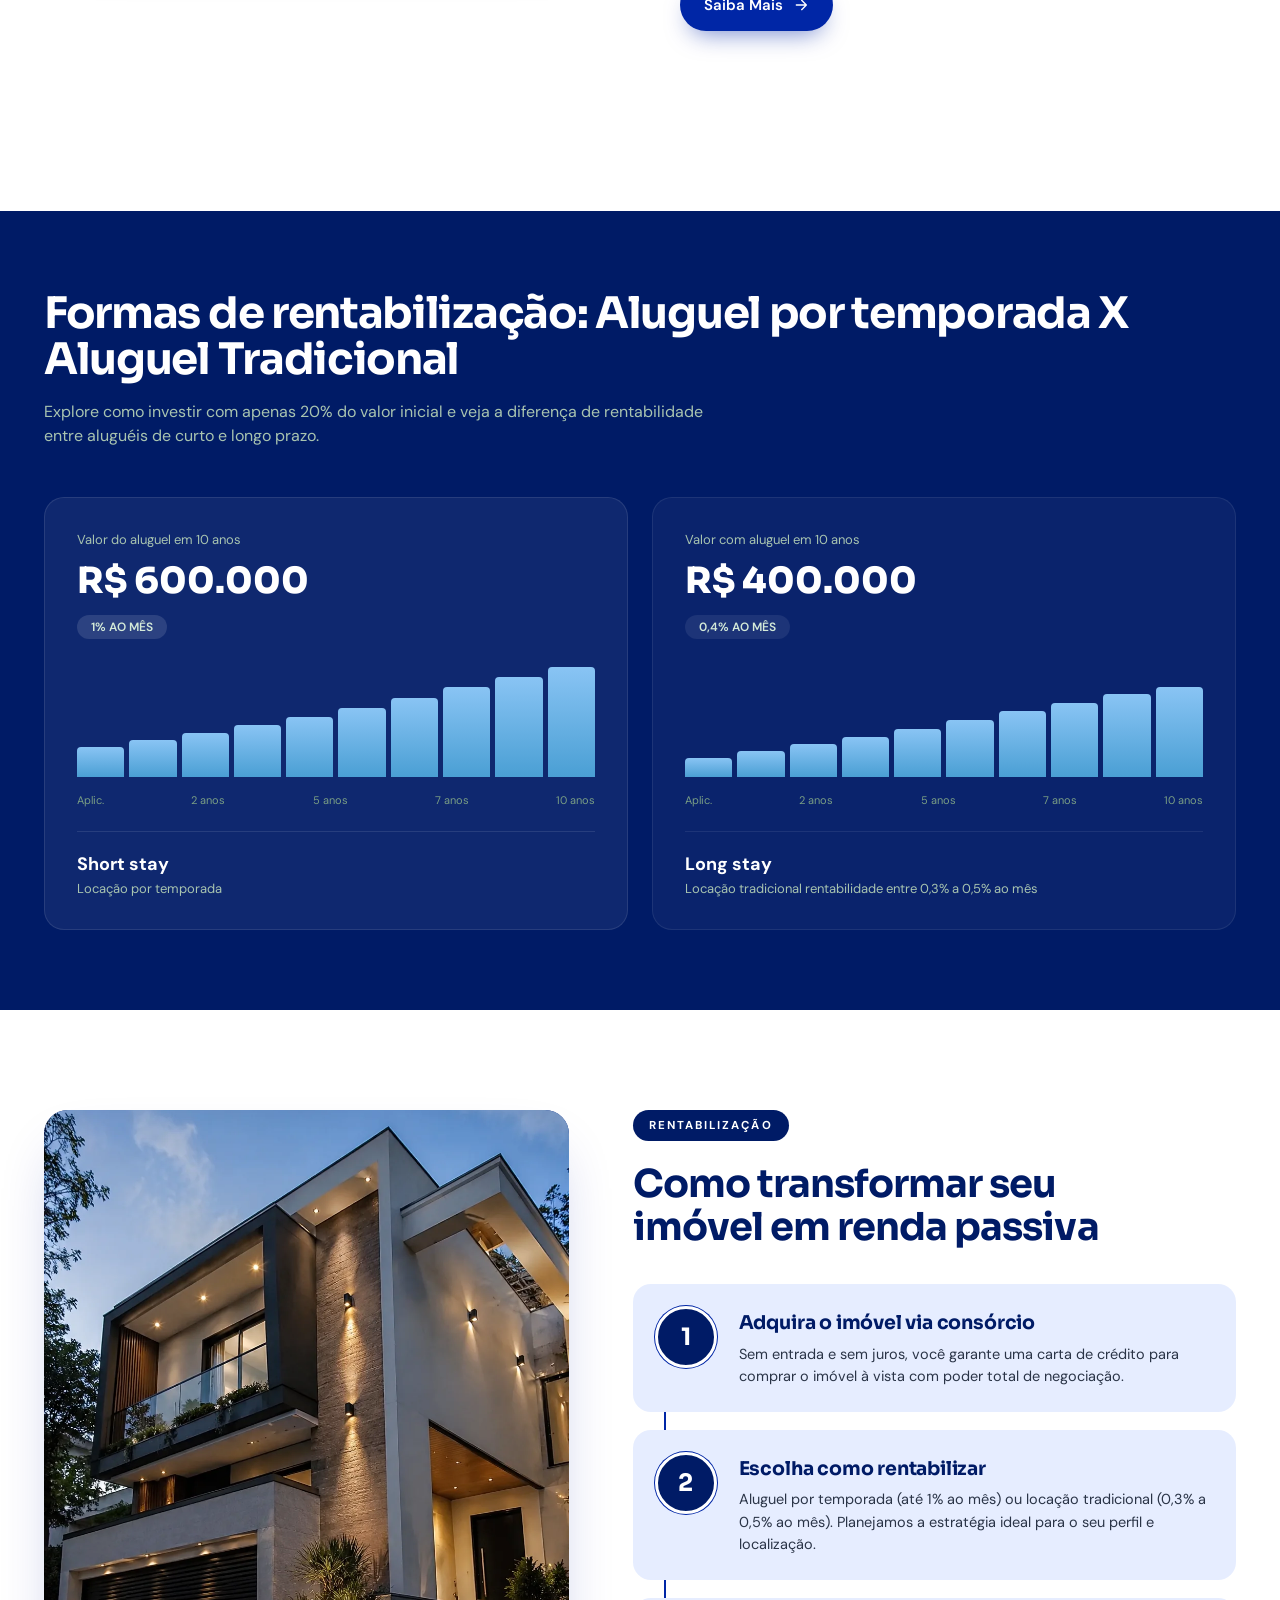
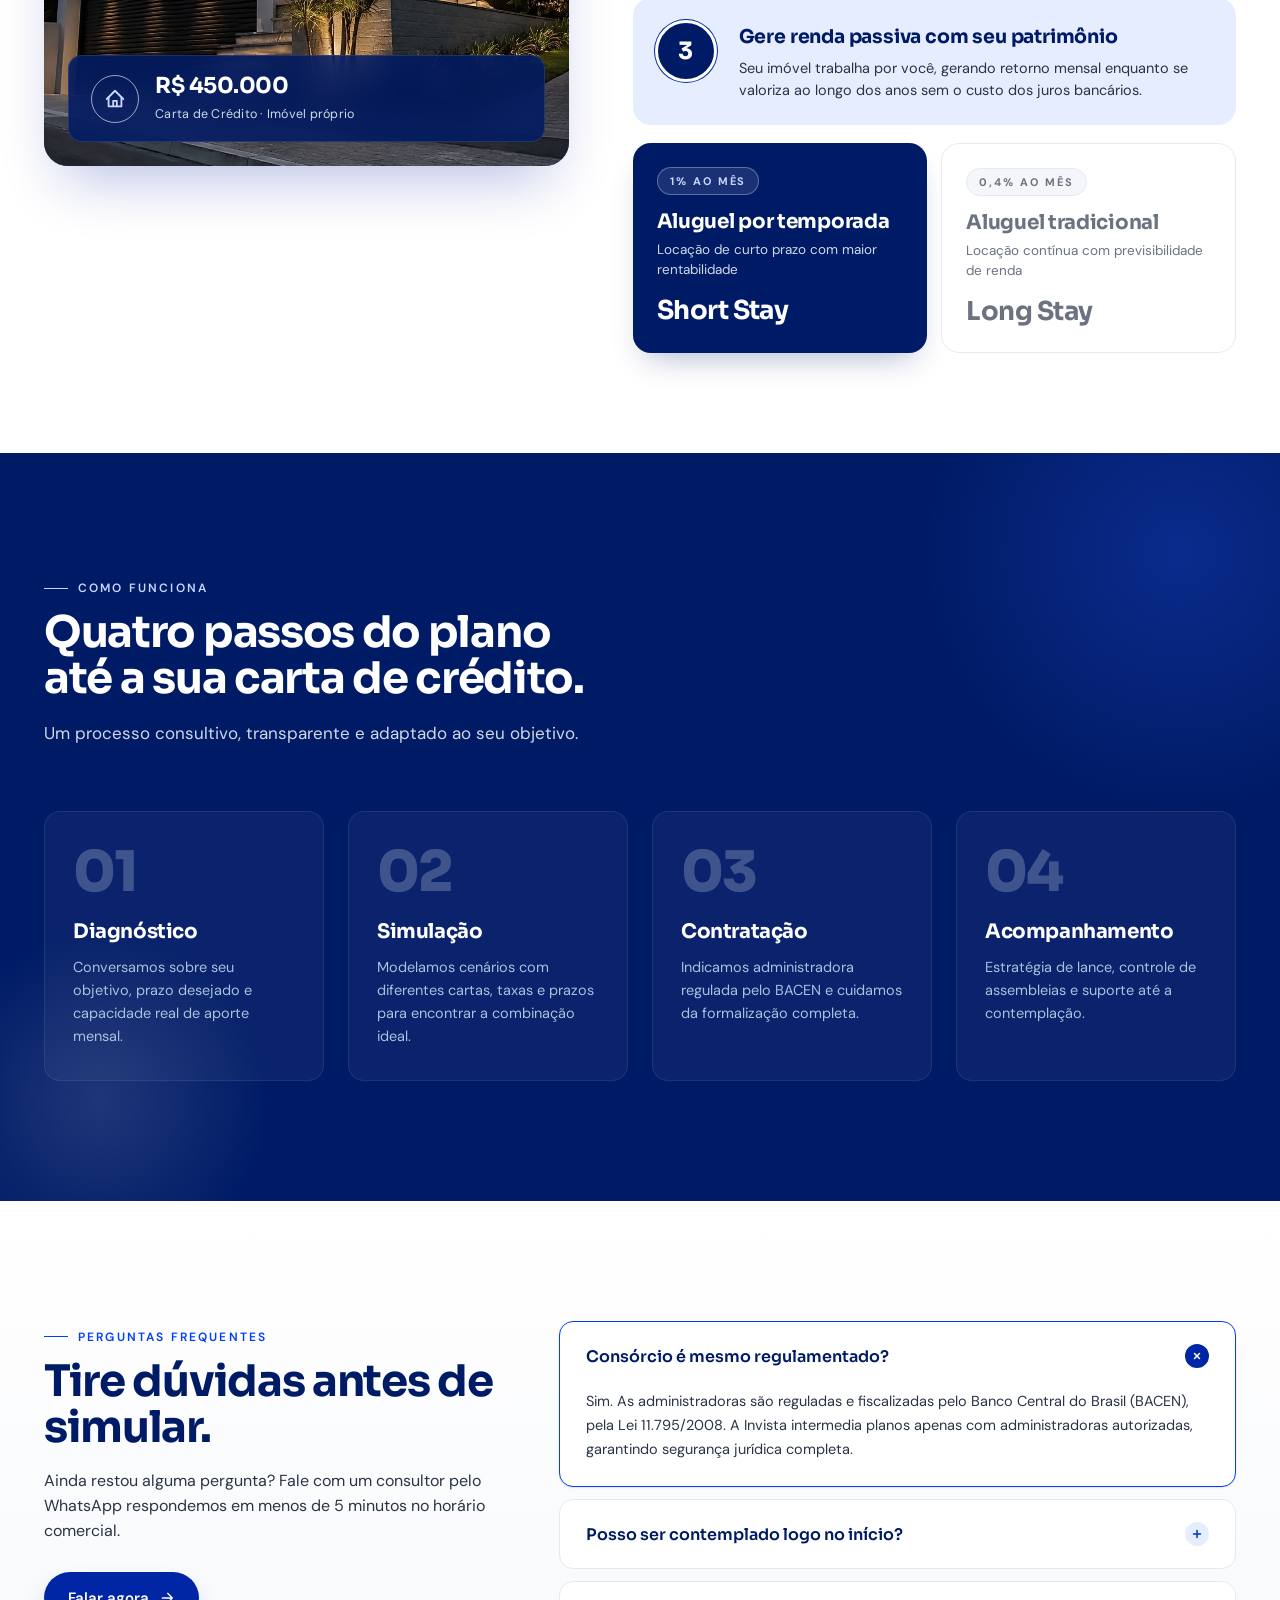
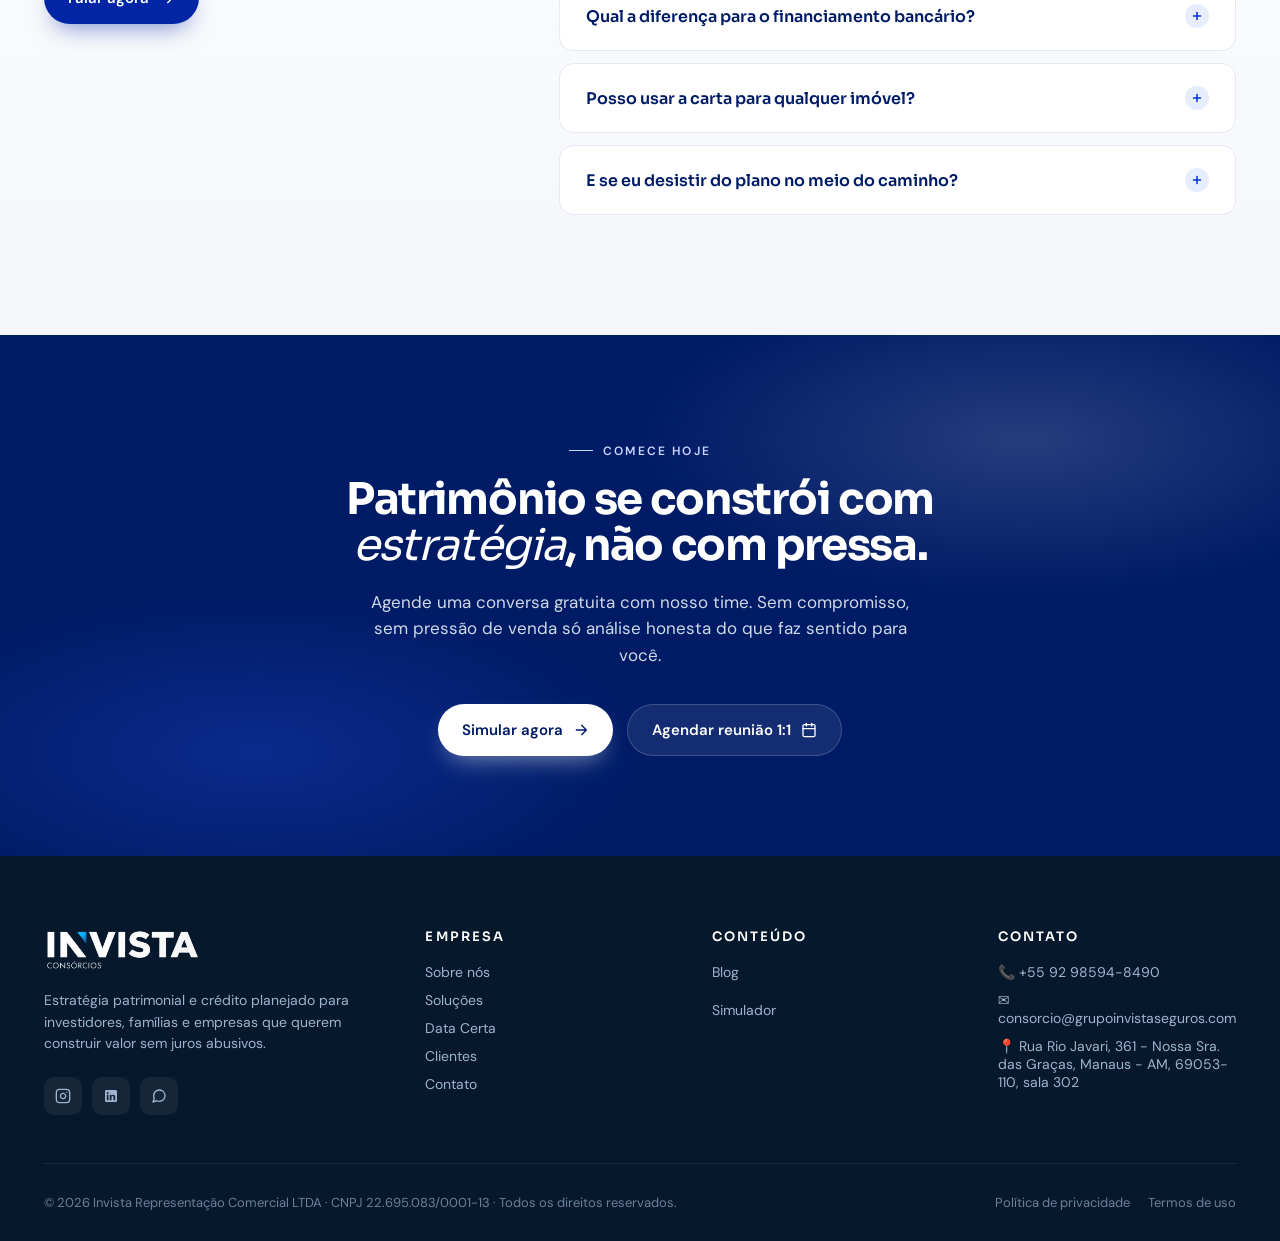
<file: solucoes.html>
<!doctype html>
<html lang="pt-BR">
<head>
<meta charset="utf-8" />
<meta name="viewport" content="width=device-width, initial-scale=1" />
<title>Soluções de Consórcio | Imóvel, Investimento e Agro</title>
<link rel="preconnect" href="https://fonts.googleapis.com">
<link rel="preconnect" href="https://fonts.gstatic.com" crossorigin>
<link href="https://fonts.googleapis.com/css2?family=Sora:wght@400;500;600;700;800&family=DM+Sans:wght@400;500;600;700&display=swap" rel="stylesheet">
<link rel="stylesheet" href="assets/styles.css">
<meta name="description" content="Crédito planejado para imóvel, investimento, capital de giro, quitação de financiamento e agronegócio. Conheça as soluções da Invista Consórcios." />
<meta name="robots" content="index, follow" />
<meta name="author" content="Invista Consórcios" />
<link rel="canonical" href="https://invconsorcios.com.br/solucoes" />
<meta name="theme-color" content="#0A2A6B" />
<link rel="icon" type="image/png" sizes="32x32" href="assets/favicon-32.png?v=2" />
<link rel="icon" type="image/png" sizes="16x16" href="assets/favicon-16.png?v=2" />
<link rel="apple-touch-icon" sizes="180x180" href="assets/apple-touch-icon.png?v=2" />
<meta property="og:type" content="website" />
<meta property="og:site_name" content="Invista Consórcios" />
<meta property="og:locale" content="pt_BR" />
<meta property="og:title" content="Soluções de Consórcio | Imóvel, Investimento e Agro" />
<meta property="og:description" content="Crédito planejado para imóvel, investimento, capital de giro, quitação de financiamento e agronegócio. Conheça as soluções da Invista Consórcios." />
<meta property="og:url" content="https://invconsorcios.com.br/solucoes" />
<meta property="og:image" content="https://invconsorcios.com.br/assets/og-image.jpg" />
<meta property="og:image:width" content="1200" />
<meta property="og:image:height" content="630" />
<meta name="twitter:card" content="summary_large_image" />
<meta name="twitter:title" content="Soluções de Consórcio | Imóvel, Investimento e Agro" />
<meta name="twitter:description" content="Crédito planejado para imóvel, investimento, capital de giro, quitação de financiamento e agronegócio. Conheça as soluções da Invista Consórcios." />
<meta name="twitter:image" content="https://invconsorcios.com.br/assets/og-image.jpg" />
<script type="application/ld+json">{"@context":"https://schema.org","@graph":[{"@type":"FinancialService","@id":"https://invconsorcios.com.br/#organization","name":"Invista Consórcios","legalName":"Invista Representação Comercial LTDA","url":"https://invconsorcios.com.br/","logo":"https://invconsorcios.com.br/assets/favicon-512.png","image":"https://invconsorcios.com.br/assets/og-image.jpg","telephone":"+5592985948490","email":"consorcio@grupoinvistaseguros.com","taxID":"22.695.083/0001-13","priceRange":"$$","address":{"@type":"PostalAddress","streetAddress":"Rua Rio Javari, 361 - Sala 302","addressLocality":"Manaus","addressRegion":"AM","postalCode":"69053-110","addressCountry":"BR"},"geo":{"@type":"GeoCoordinates","latitude":-3.1065,"longitude":-60.0258},"areaServed":{"@type":"City","name":"Manaus"},"sameAs":["https://www.instagram.com/invistaconsorcios.br/"]},{"@type":"BreadcrumbList","itemListElement":[{"@type":"ListItem","position":1,"name":"Início","item":"https://invconsorcios.com.br/"},{"@type":"ListItem","position":2,"name":"Soluções","item":"https://invconsorcios.com.br/solucoes"}]}]}</script>
</head>
<body><div id="page-loader"><div class="loader-spinner"></div></div><header class="nav"><div class="container row"><a href="/" class="logo" aria-label="Invista Consórcios"><picture><source type="image/webp" srcset="assets/ChatGPT Image 28 de mai. de 2026, 11_21_28 (1).webp"><img src="assets/ChatGPT Image 28 de mai. de 2026, 11_21_28 (1).png" alt="Invista Consórcios" decoding="async"></picture></a><nav class="links"><a href="/" class="">Início</a><a href="sobre" class="">Sobre nós</a><a href="solucoes" class="active">Soluções</a><a href="data-certa" class="">Data Certa</a><a href="clientes" class="">Clientes</a><a href="blog" class="">Blog</a><a href="contato" class="">Contato</a></nav><div class="nav-cta"><a href="contato" class="btn btn-primary btn-sm">Fale conosco<svg viewBox="0 0 24 24" fill="none" stroke="currentColor" stroke-width="2" stroke-linecap="round" stroke-linejoin="round"><path d="M5 12h14M13 5l7 7-7 7"/></svg></a></div><button class="nav-hamburger" aria-label="Menu" id="nav-hamburger"><span></span><span></span><span></span></button></div></header><div class="nav-overlay" id="nav-overlay"></div>
<section class="page-hero has-photo-bg" style="padding:359px 0 208px">
  <div class="ph-bg"><picture><source type="image/webp" srcset="assets/IMG_5441.webp"><img src="assets/IMG_5441.jpg" alt="" loading="eager" fetchpriority="high" decoding="async"></picture></div>
  <div class="container">
    <span class="eyebrow">Crédito planejado</span>
    <h1>Soluções <em>sob medida</em><br/>para cada objetivo patrimonial.</h1>
    <p class="lead">Da compra do primeiro imóvel à expansão do seu patrimônio, desenhamos o consórcio que faz sentido para o seu momento financeiro e a sua estratégia de longo prazo.</p>
  </div>
</section>

<section class="sol-detail">
  <div class="container">
    <div class="sol-row" id="imoveis">
    <div>
      <div class="ic-big"><svg viewBox="0 0 24 24" fill="none" stroke="currentColor" stroke-width="1.8" stroke-linecap="round" stroke-linejoin="round"><path d="M3 12l9-9 9 9"/><path d="M5 10v10h14V10"/><path d="M10 20v-6h4v6"/></svg></div>
      <span class="eyebrow">Imóveis & terrenos</span>
      <h2 style="margin-top:14px">Carta de crédito imobiliária</h2>
      <p>Use sua carta como dinheiro à vista para comprar casa, apartamento, sala comercial, terreno ou financiar construção/reforma. Negocie com poder de barganha de um comprador à vista, sem juros compostos.</p>
      <ul><li><svg viewBox="0 0 24 24" fill="none" stroke="currentColor" stroke-width="2.4" stroke-linecap="round" stroke-linejoin="round"><polyline points="20 6 9 17 4 12"/></svg>Cartas de R$ 80 mil a R$ 5 milhões</li><li><svg viewBox="0 0 24 24" fill="none" stroke="currentColor" stroke-width="2.4" stroke-linecap="round" stroke-linejoin="round"><polyline points="20 6 9 17 4 12"/></svg>Prazos de 60 a 240 meses</li><li><svg viewBox="0 0 24 24" fill="none" stroke="currentColor" stroke-width="2.4" stroke-linecap="round" stroke-linejoin="round"><polyline points="20 6 9 17 4 12"/></svg>Aceito por construtoras, imobiliárias e particulares</li><li><svg viewBox="0 0 24 24" fill="none" stroke="currentColor" stroke-width="2.4" stroke-linecap="round" stroke-linejoin="round"><polyline points="20 6 9 17 4 12"/></svg>Aprovação simplificada vs. financiamento bancário</li></ul>
      <a href="contato" class="btn btn-primary">Falar com consultor<svg viewBox="0 0 24 24" fill="none" stroke="currentColor" stroke-width="2" stroke-linecap="round" stroke-linejoin="round"><path d="M5 12h14M13 5l7 7-7 7"/></svg></a>
    </div>
    <div class="viz" style="padding:0">
      <div style="height:200px;overflow:hidden;border-radius:24px 24px 0 0;flex-shrink:0"><picture><source type="image/webp" srcset="assets/house.webp"><img src="assets/house.png" alt="Imóvel" style="width:100%;height:100%;object-fit:cover;object-position:center;display:block" loading="lazy" decoding="async"></picture></div>
      <div style="padding:28px 36px 36px;display:flex;flex-direction:column;justify-content:center;flex:1">
        <div class="vz-tag">Exemplo · imóvel</div>
        <div class="vz-num"><small>R$</small>500.000</div>
        <div class="vz-meta"><div><small>Parcela inicial</small><b>R$ 1.397,50</b></div><div><small>Prazo</small><b>240 meses</b></div></div>
      </div>
    </div>
  </div>
    <div class="sol-row reverse" id="investimento">
    <div>
      <div class="ic-big"><svg viewBox="0 0 24 24" fill="none" stroke="currentColor" stroke-width="1.8" stroke-linecap="round" stroke-linejoin="round"><path d="M3 17l6-6 4 4 7-9"/><path d="M14 6h6v6"/></svg></div>
      <span class="eyebrow">Investimentos</span>
      <h2 style="margin-top:14px">Consórcio como veículo patrimonial</h2>
      <p>Construa patrimônio com aporte mensal disciplinado. Ideal para quem quer poupança forçada com retorno em ativo real  sem expor o caixa à volatilidade de fundos e ações.</p>
      <ul><li><svg viewBox="0 0 24 24" fill="none" stroke="currentColor" stroke-width="2.4" stroke-linecap="round" stroke-linejoin="round"><polyline points="20 6 9 17 4 12"/></svg>Cartas de R$ 50 mil a R$ 5 milhões</li><li><svg viewBox="0 0 24 24" fill="none" stroke="currentColor" stroke-width="2.4" stroke-linecap="round" stroke-linejoin="round"><polyline points="20 6 9 17 4 12"/></svg>Possibilidade de lance para antecipação</li><li><svg viewBox="0 0 24 24" fill="none" stroke="currentColor" stroke-width="2.4" stroke-linecap="round" stroke-linejoin="round"><polyline points="20 6 9 17 4 12"/></svg>Carta pode ser usada em qualquer ativo permitido</li><li><svg viewBox="0 0 24 24" fill="none" stroke="currentColor" stroke-width="2.4" stroke-linecap="round" stroke-linejoin="round"><polyline points="20 6 9 17 4 12"/></svg>Estratégia de portfólio com múltiplas cotas</li></ul>
      <a href="contato" class="btn btn-primary">Falar com consultor<svg viewBox="0 0 24 24" fill="none" stroke="currentColor" stroke-width="2" stroke-linecap="round" stroke-linejoin="round"><path d="M5 12h14M13 5l7 7-7 7"/></svg></a>
    </div>
    <div class="viz" style="padding:0">
      <div style="height:200px;overflow:hidden;border-radius:24px 24px 0 0;flex-shrink:0"><picture><source type="image/webp" srcset="assets/bmw.webp"><img src="assets/bmw.png" alt="Investimento" style="width:100%;height:100%;object-fit:cover;object-position:center;display:block" loading="lazy" decoding="async"></picture></div>
      <div style="padding:28px 36px 36px;display:flex;flex-direction:column;justify-content:center;flex:1">
        <div class="vz-tag">Exemplo · investimento</div>
        <div class="vz-num"><small>R$</small>800.000</div>
        <div class="vz-meta"><div><small>Parcela mensal</small><b>R$ 3.314,40</b></div><div><small>Ex: R$ 300mil</small><b>R$ 922,50/mês</b></div></div>
      </div>
    </div>
  </div>
    <div class="sol-row" id="quitacao">
    <div>
      <div class="ic-big"><svg viewBox="0 0 24 24" fill="none" stroke="currentColor" stroke-width="1.8" stroke-linecap="round" stroke-linejoin="round"><path d="M12 2L4 7v6c0 5 3.5 8 8 9 4.5-1 8-4 8-9V7l-8-5z"/><path d="M9 12l2 2 4-4"/></svg></div>
      <span class="eyebrow">Quitação de financiamento</span>
      <h2 style="margin-top:14px">Trocar juros bancários por taxa adm.</h2>
      <p>Use a carta para quitar seu financiamento imobiliário atual e elimine o saldo devedor com juros compostos. Você troca a relação com o banco por uma estrutura de custo muito menor.</p>
      <ul><li><svg viewBox="0 0 24 24" fill="none" stroke="currentColor" stroke-width="2.4" stroke-linecap="round" stroke-linejoin="round"><polyline points="20 6 9 17 4 12"/></svg>Quitação total ou parcial do financiamento</li><li><svg viewBox="0 0 24 24" fill="none" stroke="currentColor" stroke-width="2.4" stroke-linecap="round" stroke-linejoin="round"><polyline points="20 6 9 17 4 12"/></svg>Possibilidade de redução de parcela em 40-50%</li><li><svg viewBox="0 0 24 24" fill="none" stroke="currentColor" stroke-width="2.4" stroke-linecap="round" stroke-linejoin="round"><polyline points="20 6 9 17 4 12"/></svg>Sem multa por antecipação</li><li><svg viewBox="0 0 24 24" fill="none" stroke="currentColor" stroke-width="2.4" stroke-linecap="round" stroke-linejoin="round"><polyline points="20 6 9 17 4 12"/></svg>Estudo de viabilidade gratuito</li></ul>
      <a href="contato" class="btn btn-primary">Falar com consultor<svg viewBox="0 0 24 24" fill="none" stroke="currentColor" stroke-width="2" stroke-linecap="round" stroke-linejoin="round"><path d="M5 12h14M13 5l7 7-7 7"/></svg></a>
    </div>
    <div class="viz"><div class="vz-tag">Economia média</div><div class="vz-num"><small>R$</small>380mil</div><div class="vz-meta"><div><small>Em 15 anos</small><b>vs. financ.</b></div><div><small>Cliente típico</small><b>R$ 600k</b></div></div></div>
  </div>
    <div class="sol-row reverse" id="capital-giro">
    <div>
      <div class="ic-big"><svg viewBox="0 0 24 24" fill="none" stroke="currentColor" stroke-width="1.8" stroke-linecap="round" stroke-linejoin="round"><path d="M3 12h4l3-9 4 18 3-9h4"/></svg></div>
      <span class="eyebrow">Capital de giro</span>
      <h2 style="margin-top:14px">Crédito estruturado para empresas</h2>
      <p>Solução estratégica para empresários: planejamento de médio prazo para expansão, estoque, equipamentos e investimentos. Capital sem o custo agressivo dos bancos.</p>
      <ul><li><svg viewBox="0 0 24 24" fill="none" stroke="currentColor" stroke-width="2.4" stroke-linecap="round" stroke-linejoin="round"><polyline points="20 6 9 17 4 12"/></svg>Cartas de R$ 30 mil a R$ 800 mil</li><li><svg viewBox="0 0 24 24" fill="none" stroke="currentColor" stroke-width="2.4" stroke-linecap="round" stroke-linejoin="round"><polyline points="20 6 9 17 4 12"/></svg>Sem garantia bancária tradicional</li><li><svg viewBox="0 0 24 24" fill="none" stroke="currentColor" stroke-width="2.4" stroke-linecap="round" stroke-linejoin="round"><polyline points="20 6 9 17 4 12"/></svg>Carta livre  pode ser usada conforme estratégia</li><li><svg viewBox="0 0 24 24" fill="none" stroke="currentColor" stroke-width="2.4" stroke-linecap="round" stroke-linejoin="round"><polyline points="20 6 9 17 4 12"/></svg>Pessoa jurídica e pessoa física</li></ul>
      <a href="contato" class="btn btn-primary">Falar com consultor<svg viewBox="0 0 24 24" fill="none" stroke="currentColor" stroke-width="2" stroke-linecap="round" stroke-linejoin="round"><path d="M5 12h14M13 5l7 7-7 7"/></svg></a>
    </div>
    <div class="viz"><div class="vz-tag">Exemplo · PJ</div><div class="vz-num"><small>R$</small>250.000</div><div class="vz-meta"><div><small>Parcela mensal</small><b>R$ 2.180</b></div><div><small>Prazo</small><b>120 meses</b></div></div></div>
  </div>
    <div class="sol-row" id="empresarial">
    <div>
      <div class="ic-big"><svg viewBox="0 0 24 24" fill="none" stroke="currentColor" stroke-width="1.8" stroke-linecap="round" stroke-linejoin="round"><rect x="2" y="7" width="20" height="14" rx="2"/><path d="M16 7V5a2 2 0 0 0-2-2h-4a2 2 0 0 0-2 2v2"/><line x1="12" y1="12" x2="12" y2="16"/><line x1="10" y1="14" x2="14" y2="14"/></svg></div>
      <span class="eyebrow">Empresas</span>
      <h2 style="margin-top:14px">Crédito para expandir seu negócio</h2>
      <p>Compra de ponto comercial, reforma, equipamentos ou capital para novas unidades. Planejado para o ritmo do empreendedor que quer crescer sem se endividar.</p>
      <ul><li><svg viewBox="0 0 24 24" fill="none" stroke="currentColor" stroke-width="2.4" stroke-linecap="round" stroke-linejoin="round"><polyline points="20 6 9 17 4 12"/></svg>Linha para PJ e PF empresário</li><li><svg viewBox="0 0 24 24" fill="none" stroke="currentColor" stroke-width="2.4" stroke-linecap="round" stroke-linejoin="round"><polyline points="20 6 9 17 4 12"/></svg>Cartas de R$ 50 mil a R$ 5 milhões</li><li><svg viewBox="0 0 24 24" fill="none" stroke="currentColor" stroke-width="2.4" stroke-linecap="round" stroke-linejoin="round"><polyline points="20 6 9 17 4 12"/></svg>Sem juros  apenas taxa administrativa</li><li><svg viewBox="0 0 24 24" fill="none" stroke="currentColor" stroke-width="2.4" stroke-linecap="round" stroke-linejoin="round"><polyline points="20 6 9 17 4 12"/></svg>Poder de compra à vista na negociação</li></ul>
      <a href="contato" class="btn btn-primary">Falar com consultor<svg viewBox="0 0 24 24" fill="none" stroke="currentColor" stroke-width="2" stroke-linecap="round" stroke-linejoin="round"><path d="M5 12h14M13 5l7 7-7 7"/></svg></a>
    </div>
    <div class="viz"><div class="vz-tag">Exemplo · PJ</div><div class="vz-num"><small>R$</small>1.000.000</div><div class="vz-meta"><div><small>Uso</small><b>Ponto comercial</b></div><div><small>Parcela</small><b>R$ 2.795,00</b></div></div></div>
  </div>
    <div class="sol-row reverse" id="data-certa">
    <div>
      <div class="ic-big"><svg viewBox="0 0 24 24" fill="none" stroke="currentColor" stroke-width="1.8" stroke-linecap="round" stroke-linejoin="round"><rect x="1" y="10" width="22" height="7" rx="2"/><path d="M3 17v3"/><path d="M21 17v3"/><path d="M4 10l3-6h10l3 6"/><circle cx="7.5" cy="17.5" r="1.5"/><circle cx="16.5" cy="17.5" r="1.5"/></svg></div>
      <span class="eyebrow">Veículos · Porto Bank</span>
      <h2 style="margin-top:14px">Consórcio com Data Certa</h2>
      <p>Planeje a troca do seu carro com data marcada e sem entrada. Modalidade exclusiva do Porto Bank que garante a aquisição do seu carro no prazo ideal para você: 12, 18, 24 ou 36 meses. É a tranquilidade de saber que o seu planejamento tem um dia certo para se tornar realidade, com a economia que só o consórcio pode proporcionar.</p>
      <ul><li><svg viewBox="0 0 24 24" fill="none" stroke="currentColor" stroke-width="2.4" stroke-linecap="round" stroke-linejoin="round"><polyline points="20 6 9 17 4 12"/></svg>Contemplação garantida em 12, 18, 24 ou 36 meses</li><li><svg viewBox="0 0 24 24" fill="none" stroke="currentColor" stroke-width="2.4" stroke-linecap="round" stroke-linejoin="round"><polyline points="20 6 9 17 4 12"/></svg>Sem entrada e 100% digital</li><li><svg viewBox="0 0 24 24" fill="none" stroke="currentColor" stroke-width="2.4" stroke-linecap="round" stroke-linejoin="round"><polyline points="20 6 9 17 4 12"/></svg>Use até 10% do crédito para documentos, acessórios e seguro</li><li><svg viewBox="0 0 24 24" fill="none" stroke="currentColor" stroke-width="2.4" stroke-linecap="round" stroke-linejoin="round"><polyline points="20 6 9 17 4 12"/></svg>Sem uso de reserva própria para ofertar lance</li></ul>
      <a href="data-certa" class="btn btn-primary">Saiba Mais<svg viewBox="0 0 24 24" fill="none" stroke="currentColor" stroke-width="2" stroke-linecap="round" stroke-linejoin="round"><path d="M5 12h14M13 5l7 7-7 7"/></svg></a>
    </div>
    <div class="viz"><div class="vz-tag">Contemplação garantida</div><div class="vz-num">12–36<small style="font-size:16px;display:block;font-weight:500">meses</small></div><div class="vz-meta"><div><small>Sem entrada</small><b>100% digital</b></div><div><small>Porto Bank</small><b>Exclusivo</b></div></div></div>
  </div>
  </div>
</section>



<section style="background:var(--azul-900);padding:80px 0;color:#fff">
  <div class="container">
    <h2 style="color:#fff;margin-bottom:16px">Formas de rentabilização: Aluguel por temporada X Aluguel Tradicional</h2>
    <p style="color:#a8c4b0;font-size:16px;max-width:680px;margin-bottom:48px">Explore como investir com apenas 20% do valor inicial e veja a diferença de rentabilidade entre aluguéis de curto e longo prazo.</p>
    <div style="display:grid;grid-template-columns:1fr 1fr;gap:24px">

      <!-- SHORT STAY -->
      <div style="background:rgba(255,255,255,.06);border:1px solid rgba(255,255,255,.1);border-radius:20px;padding:32px;position:relative;overflow:hidden">
        <p style="font-size:13px;color:#a8c4b0;margin-bottom:8px">Valor do aluguel em 10 anos</p>
        <div style="font-size:36px;font-weight:800;font-family:'Sora',sans-serif;color:#fff;margin-bottom:12px">R$ 600.000</div>
        <div style="display:inline-block;background:rgba(255,255,255,.12);border-radius:99px;padding:4px 14px;font-size:12px;font-weight:600;color:#d4ead8;margin-bottom:28px">1% AO MÊS</div>
        <div style="display:flex;align-items:flex-end;gap:5px;height:110px;margin-bottom:16px">
          <div style="flex:1;background:linear-gradient(180deg,#89c4f4,#4a9fd4);border-radius:4px 4px 0 0;height:28%"></div>
          <div style="flex:1;background:linear-gradient(180deg,#89c4f4,#4a9fd4);border-radius:4px 4px 0 0;height:34%"></div>
          <div style="flex:1;background:linear-gradient(180deg,#89c4f4,#4a9fd4);border-radius:4px 4px 0 0;height:40%"></div>
          <div style="flex:1;background:linear-gradient(180deg,#89c4f4,#4a9fd4);border-radius:4px 4px 0 0;height:48%"></div>
          <div style="flex:1;background:linear-gradient(180deg,#89c4f4,#4a9fd4);border-radius:4px 4px 0 0;height:55%"></div>
          <div style="flex:1;background:linear-gradient(180deg,#89c4f4,#4a9fd4);border-radius:4px 4px 0 0;height:63%"></div>
          <div style="flex:1;background:linear-gradient(180deg,#89c4f4,#4a9fd4);border-radius:4px 4px 0 0;height:72%"></div>
          <div style="flex:1;background:linear-gradient(180deg,#89c4f4,#4a9fd4);border-radius:4px 4px 0 0;height:82%"></div>
          <div style="flex:1;background:linear-gradient(180deg,#89c4f4,#4a9fd4);border-radius:4px 4px 0 0;height:91%"></div>
          <div style="flex:1;background:linear-gradient(180deg,#89c4f4,#4a9fd4);border-radius:4px 4px 0 0;height:100%"></div>
        </div>
        <div style="display:flex;justify-content:space-between;font-size:11px;color:#7a9e84;margin-bottom:24px">
          <span>Aplic.</span><span>2 anos</span><span>5 anos</span><span>7 anos</span><span>10 anos</span>
        </div>
        <div style="border-top:1px solid rgba(255,255,255,.1);padding-top:20px">
          <div style="font-size:18px;font-weight:700;color:#fff;margin-bottom:4px">Short stay</div>
          <div style="font-size:13px;color:#a8c4b0">Locação por temporada</div>
        </div>
      </div>

      <!-- LONG STAY -->
      <div style="background:rgba(255,255,255,.04);border:1px solid rgba(255,255,255,.08);border-radius:20px;padding:32px;position:relative;overflow:hidden">
        <p style="font-size:13px;color:#a8c4b0;margin-bottom:8px">Valor com aluguel em 10 anos</p>
        <div style="font-size:36px;font-weight:800;font-family:'Sora',sans-serif;color:#fff;margin-bottom:12px">R$ 400.000</div>
        <div style="display:inline-block;background:rgba(255,255,255,.08);border-radius:99px;padding:4px 14px;font-size:12px;font-weight:600;color:#d4ead8;margin-bottom:28px">0,4% AO MÊS</div>
        <div style="display:flex;align-items:flex-end;gap:5px;height:110px;margin-bottom:16px">
          <div style="flex:1;background:linear-gradient(180deg,#89c4f4,#4a9fd4);border-radius:4px 4px 0 0;height:18%"></div>
          <div style="flex:1;background:linear-gradient(180deg,#89c4f4,#4a9fd4);border-radius:4px 4px 0 0;height:24%"></div>
          <div style="flex:1;background:linear-gradient(180deg,#89c4f4,#4a9fd4);border-radius:4px 4px 0 0;height:30%"></div>
          <div style="flex:1;background:linear-gradient(180deg,#89c4f4,#4a9fd4);border-radius:4px 4px 0 0;height:37%"></div>
          <div style="flex:1;background:linear-gradient(180deg,#89c4f4,#4a9fd4);border-radius:4px 4px 0 0;height:44%"></div>
          <div style="flex:1;background:linear-gradient(180deg,#89c4f4,#4a9fd4);border-radius:4px 4px 0 0;height:52%"></div>
          <div style="flex:1;background:linear-gradient(180deg,#89c4f4,#4a9fd4);border-radius:4px 4px 0 0;height:60%"></div>
          <div style="flex:1;background:linear-gradient(180deg,#89c4f4,#4a9fd4);border-radius:4px 4px 0 0;height:68%"></div>
          <div style="flex:1;background:linear-gradient(180deg,#89c4f4,#4a9fd4);border-radius:4px 4px 0 0;height:76%"></div>
          <div style="flex:1;background:linear-gradient(180deg,#89c4f4,#4a9fd4);border-radius:4px 4px 0 0;height:82%"></div>
        </div>
        <div style="display:flex;justify-content:space-between;font-size:11px;color:#7a9e84;margin-bottom:24px">
          <span>Aplic.</span><span>2 anos</span><span>5 anos</span><span>7 anos</span><span>10 anos</span>
        </div>
        <div style="border-top:1px solid rgba(255,255,255,.08);padding-top:20px">
          <div style="font-size:18px;font-weight:700;color:#fff;margin-bottom:4px">Long stay</div>
          <div style="font-size:13px;color:#a8c4b0">Locação tradicional rentabilidade entre 0,3% a 0,5% ao mês</div>
        </div>
      </div>

    </div>
  </div>
</section>

<section class="cf-section">
  <div class="container">
    <div class="cf-grid">
      <div class="cf-image">
        <div class="cf-img-wrap">
          <div class="cf-illustration">
            <picture><source type="image/webp" srcset="assets/casa-mobiliada.webp"><img src="assets/casa-mobiliada.png" alt="Casa mobiliada representando o patrimônio construído via consórcio" loading="lazy" decoding="async"></picture>
          </div>
          <div class="cf-price-tag">
            <div class="cf-pt-icon"><svg viewBox="0 0 24 24" fill="none" stroke="currentColor" stroke-width="2" stroke-linecap="round" stroke-linejoin="round"><path d="M3 12l9-9 9 9"/><path d="M5 10v10h14V10"/><path d="M10 20v-6h4v6"/></svg></div>
            <div class="cf-pt-text">
              <b>R$ 450.000</b>
              <span>Carta de Crédito · Imóvel próprio</span>
            </div>
          </div>
        </div>
      </div>
      <div class="cf-content">
        <span class="cf-pill">Rentabilização</span>
        <h2 class="cf-title">Como transformar seu imóvel em renda passiva</h2>
        <div class="cf-steps">
          <div class="cf-step">
            <div class="cf-num">1</div>
            <div class="cf-step-body">
              <h3>Adquira o imóvel via consórcio</h3>
              <p>Sem entrada e sem juros, você garante uma carta de crédito para comprar o imóvel à vista com poder total de negociação.</p>
            </div>
          </div>
          <div class="cf-step">
            <div class="cf-num">2</div>
            <div class="cf-step-body">
              <h3>Escolha como rentabilizar</h3>
              <p>Aluguel por temporada (até 1% ao mês) ou locação tradicional (0,3% a 0,5% ao mês). Planejamos a estratégia ideal para o seu perfil e localização.</p>
            </div>
          </div>
          <div class="cf-step">
            <div class="cf-num">3</div>
            <div class="cf-step-body">
              <h3>Gere renda passiva com seu patrimônio</h3>
              <p>Seu imóvel trabalha por você, gerando retorno mensal enquanto se valoriza ao longo dos anos sem o custo dos juros bancários.</p>
            </div>
          </div>
        </div>
        <div class="cf-compare">
          <div class="cf-cmp-card primary">
            <div class="cf-cmp-rate">1% AO MÊS</div>
            <h4>Aluguel por temporada</h4>
            <div class="cf-cmp-meta">Locação de curto prazo com maior rentabilidade</div>
            <div class="cf-cmp-big">Short Stay</div>
          </div>
          <div class="cf-cmp-card muted">
            <div class="cf-cmp-rate">0,4% AO MÊS</div>
            <h4>Aluguel tradicional</h4>
            <div class="cf-cmp-meta">Locação contínua com previsibilidade de renda</div>
            <div class="cf-cmp-big">Long Stay</div>
          </div>
        </div>
      </div>
    </div>
  </div>
</section>

<section class="sec how">
  <div class="container">
    <div class="sec-head">
      <span class="eyebrow">Como funciona</span>
      <h2>Quatro passos do plano<br/>até a sua carta de crédito.</h2>
      <p>Um processo consultivo, transparente e adaptado ao seu objetivo.</p>
    </div>
    <div class="steps">
      <div class="step"><div class="step-num">01</div><h3>Diagnóstico</h3><p>Conversamos sobre seu objetivo, prazo desejado e capacidade real de aporte mensal.</p></div>
      <div class="step"><div class="step-num">02</div><h3>Simulação</h3><p>Modelamos cenários com diferentes cartas, taxas e prazos para encontrar a combinação ideal.</p></div>
      <div class="step"><div class="step-num">03</div><h3>Contratação</h3><p>Indicamos administradora regulada pelo BACEN e cuidamos da formalização completa.</p></div>
      <div class="step"><div class="step-num">04</div><h3>Acompanhamento</h3><p>Estratégia de lance, controle de assembleias e suporte até a contemplação.</p></div>
    </div>
  </div>
</section>

<section class="sec faq" id="faq">
  <div class="container">
    <div class="faq-wrap">
      <div>
        <span class="eyebrow">Perguntas frequentes</span>
        <h2 style="margin-top:14px">Tire dúvidas antes de simular.</h2>
        <p style="margin-top:18px;font-size:16px">Ainda restou alguma pergunta? Fale com um consultor pelo WhatsApp  respondemos em menos de 5 minutos no horário comercial.</p>
        <a href="contato" class="btn btn-primary" style="margin-top:28px">Falar agora<svg viewBox="0 0 24 24" fill="none" stroke="currentColor" stroke-width="2" stroke-linecap="round" stroke-linejoin="round"><path d="M5 12h14M13 5l7 7-7 7"/></svg></a>
      </div>
      <div class="faq-list">
        <div class="faq-item open"><div class="faq-q">Consórcio é mesmo regulamentado?<div class="plus"><svg viewBox="0 0 24 24" fill="none" stroke="currentColor" stroke-width="3" stroke-linecap="round"><line x1="12" y1="5" x2="12" y2="19"/><line x1="5" y1="12" x2="19" y2="12"/></svg></div></div><div class="faq-a">Sim. As administradoras são reguladas e fiscalizadas pelo Banco Central do Brasil (BACEN), pela Lei 11.795/2008. A Invista intermedia planos apenas com administradoras autorizadas, garantindo segurança jurídica completa.</div></div>
        <div class="faq-item"><div class="faq-q">Posso ser contemplado logo no início?<div class="plus"><svg viewBox="0 0 24 24" fill="none" stroke="currentColor" stroke-width="3" stroke-linecap="round"><line x1="12" y1="5" x2="12" y2="19"/><line x1="5" y1="12" x2="19" y2="12"/></svg></div></div><div class="faq-a">Sim  por sorteio ou lance livre/fixo. Nossa equipe orienta a melhor estratégia de lance conforme seu perfil e capacidade de antecipação.</div></div>
        <div class="faq-item"><div class="faq-q">Qual a diferença para o financiamento bancário?<div class="plus"><svg viewBox="0 0 24 24" fill="none" stroke="currentColor" stroke-width="3" stroke-linecap="round"><line x1="12" y1="5" x2="12" y2="19"/><line x1="5" y1="12" x2="19" y2="12"/></svg></div></div><div class="faq-a">O financiamento incide juros compostos sobre o valor financiado, podendo mais que dobrar o custo final. No consórcio, você paga apenas a taxa administrativa, sem juros. A contrapartida é o prazo até a contemplação.</div></div>
        <div class="faq-item"><div class="faq-q">Posso usar a carta para qualquer imóvel?<div class="plus"><svg viewBox="0 0 24 24" fill="none" stroke="currentColor" stroke-width="3" stroke-linecap="round"><line x1="12" y1="5" x2="12" y2="19"/><line x1="5" y1="12" x2="19" y2="12"/></svg></div></div><div class="faq-a">Sim. A carta imobiliária pode ser usada para casa, apartamento, sala comercial, terreno, construção em terreno próprio e reforma  todos com documentação regular.</div></div>
        <div class="faq-item"><div class="faq-q">E se eu desistir do plano no meio do caminho?<div class="plus"><svg viewBox="0 0 24 24" fill="none" stroke="currentColor" stroke-width="3" stroke-linecap="round"><line x1="12" y1="5" x2="12" y2="19"/><line x1="5" y1="12" x2="19" y2="12"/></svg></div></div><div class="faq-a">Você pode pedir desistência ou transferir sua cota para outra pessoa. Em caso de desistência, o reembolso ocorre conforme regulamento do grupo  explicamos cada cenário antes da contratação.</div></div>
      </div>
    </div>
  </div>
</section>

<section class="cta-final"><div class="container"><span class="eyebrow" style="justify-content:center">Comece hoje</span><h2>Patrimônio se constrói com<br/><em>estratégia</em>, não com pressa.</h2><p>Agende uma conversa gratuita com nosso time. Sem compromisso, sem pressão de venda  só análise honesta do que faz sentido para você.</p><div class="btns"><a href="data-certa" class="btn btn-gold">Simular agora<svg viewBox="0 0 24 24" fill="none" stroke="currentColor" stroke-width="2" stroke-linecap="round" stroke-linejoin="round"><path d="M5 12h14M13 5l7 7-7 7"/></svg></a><a href="contato" class="btn btn-ghost" style="background:rgba(255,255,255,.08);color:#fff;border-color:rgba(255,255,255,.18)">Agendar reunião 1:1<svg viewBox="0 0 24 24" fill="none" stroke="currentColor" stroke-width="2" stroke-linecap="round" stroke-linejoin="round"><rect x="3" y="4" width="18" height="18" rx="2"/><line x1="16" y1="2" x2="16" y2="6"/><line x1="8" y1="2" x2="8" y2="6"/><line x1="3" y1="10" x2="21" y2="10"/></svg></a></div></div></section>
<footer><div class="container"><div class="foot-grid"><div><a href="/" class="logo" aria-label="Invista Consórcios"><picture><source type="image/webp" srcset="assets/invista-logo-white.webp"><img src="assets/invista-logo-white.png" alt="Invista Consórcios" loading="lazy" decoding="async"></picture></a><p>Estratégia patrimonial e crédito planejado para investidores, famílias e empresas que querem construir valor sem juros abusivos.</p><div class="soc"><a href="https://www.instagram.com/invistaconsorcios.br/" target="_blank" rel="noopener" aria-label="Instagram"><svg viewBox="0 0 24 24" fill="none" stroke="currentColor" stroke-width="2" stroke-linecap="round" stroke-linejoin="round"><rect x="2" y="2" width="20" height="20" rx="5"/><path d="M16 11.37A4 4 0 1 1 12.63 8 4 4 0 0 1 16 11.37z"/><line x1="17.5" y1="6.5" x2="17.51" y2="6.5"/></svg></a><a href="#" aria-label="LinkedIn"><svg viewBox="0 0 24 24" fill="currentColor"><path d="M19 3a2 2 0 0 1 2 2v14a2 2 0 0 1-2 2H5a2 2 0 0 1-2-2V5a2 2 0 0 1 2-2zM8.339 18.337V10.13H5.667v8.207zm-1.336-9.378a1.547 1.547 0 1 0 0-3.095 1.547 1.547 0 0 0 0 3.095zm11.336 9.378v-4.501c0-2.477-1.323-3.629-3.087-3.629a2.665 2.665 0 0 0-2.413 1.325v-1.402H10.18c.034.74 0 8.207 0 8.207h2.659v-4.583a1.815 1.815 0 0 1 .088-.649 1.456 1.456 0 0 1 1.364-.973c.964 0 1.348.734 1.348 1.81v4.395z"/></svg></a><a href="#" aria-label="WhatsApp"><svg viewBox="0 0 24 24" fill="none" stroke="currentColor" stroke-width="2" stroke-linecap="round" stroke-linejoin="round"><path d="M21 11.5a8.38 8.38 0 0 1-.9 3.8 8.5 8.5 0 0 1-7.6 4.7 8.38 8.38 0 0 1-3.8-.9L3 21l1.9-5.7a8.38 8.38 0 0 1-.9-3.8 8.5 8.5 0 0 1 4.7-7.6 8.38 8.38 0 0 1 3.8-.9h.5a8.48 8.48 0 0 1 8 8z"/></svg></a></div></div><div><h4>Empresa</h4><ul><li><a href="sobre">Sobre nós</a></li><li><a href="solucoes">Soluções</a></li><li><a href="data-certa" class="">Data Certa</a></li><li><a href="clientes">Clientes</a></li><li><a href="contato">Contato</a></li></ul></div><div><h4>Conteúdo</h4><ul><li><a href="blog">Blog</a></li><li></li><li><a href="data-certa.html#simulador">Simulador</a></li></ul></div><div><h4>Contato</h4><ul><li>📞 +55 92 98594-8490</li><li>✉ <a href="mailto:consorcio@grupoinvistaseguros.com">consorcio@grupoinvistaseguros.com</a></li><li>📍 Rua Rio Javari, 361 - Nossa Sra. das Graças, Manaus - AM, 69053-110, sala 302</li></ul></div></div><div class="foot-bottom"><div>© 2026 Invista Representação Comercial LTDA · CNPJ 22.695.083/0001-13 · Todos os direitos reservados.</div><div class="legal"><a href="privacidade">Política de privacidade</a><a href="termos">Termos de uso</a></div></div></div></footer><a class="wa" href="https://wa.me/5592985948490?text=Ol%C3%A1%2C%20vim%20do%20site%20e%20gostaria%20de%20saber%20mais" target="_blank" rel="noopener" aria-label="WhatsApp"><svg viewBox="0 0 24 24" fill="currentColor"><path d="M17.472 14.382c-.297-.149-1.758-.867-2.03-.967-.273-.099-.471-.148-.67.15-.197.297-.767.966-.94 1.164-.173.199-.347.223-.644.075-.297-.15-1.255-.463-2.39-1.475-.883-.788-1.48-1.761-1.653-2.059-.173-.297-.018-.458.13-.606.134-.133.298-.347.446-.52.149-.174.198-.298.298-.497.099-.198.05-.371-.025-.52-.075-.149-.669-1.612-.916-2.207-.242-.579-.487-.5-.669-.51-.173-.008-.371-.01-.57-.01-.198 0-.52.074-.792.372-.272.297-1.04 1.016-1.04 2.479 0 1.462 1.065 2.875 1.213 3.074.149.198 2.096 3.2 5.077 4.487.709.306 1.262.489 1.694.625.712.227 1.36.195 1.871.118.571-.085 1.758-.719 2.006-1.413.248-.694.248-1.289.173-1.413-.074-.124-.272-.198-.57-.347m-5.421 7.403h-.004a9.87 9.87 0 0 1-5.031-1.378l-.361-.214-3.741.982.998-3.648-.235-.374a9.86 9.86 0 0 1-1.51-5.26c.001-5.45 4.436-9.884 9.888-9.884 2.64 0 5.122 1.03 6.988 2.898a9.825 9.825 0 0 1 2.893 6.994c-.003 5.45-4.437 9.884-9.885 9.884m8.413-18.297A11.815 11.815 0 0 0 12.05 0C5.495 0 .16 5.335.157 11.892c0 2.096.547 4.142 1.588 5.945L.057 24l6.305-1.654a11.882 11.882 0 0 0 5.683 1.448h.005c6.554 0 11.89-5.335 11.893-11.893A11.821 11.821 0 0 0 20.464 3.488"/></svg></a><script src="assets/sim.js"></script><script>window.addEventListener("load",function(){var l=document.getElementById("page-loader");if(l){l.classList.add("hidden");setTimeout(function(){l.remove()},520);}});</script><script src="assets/anim.js"></script></body></html>
</file>
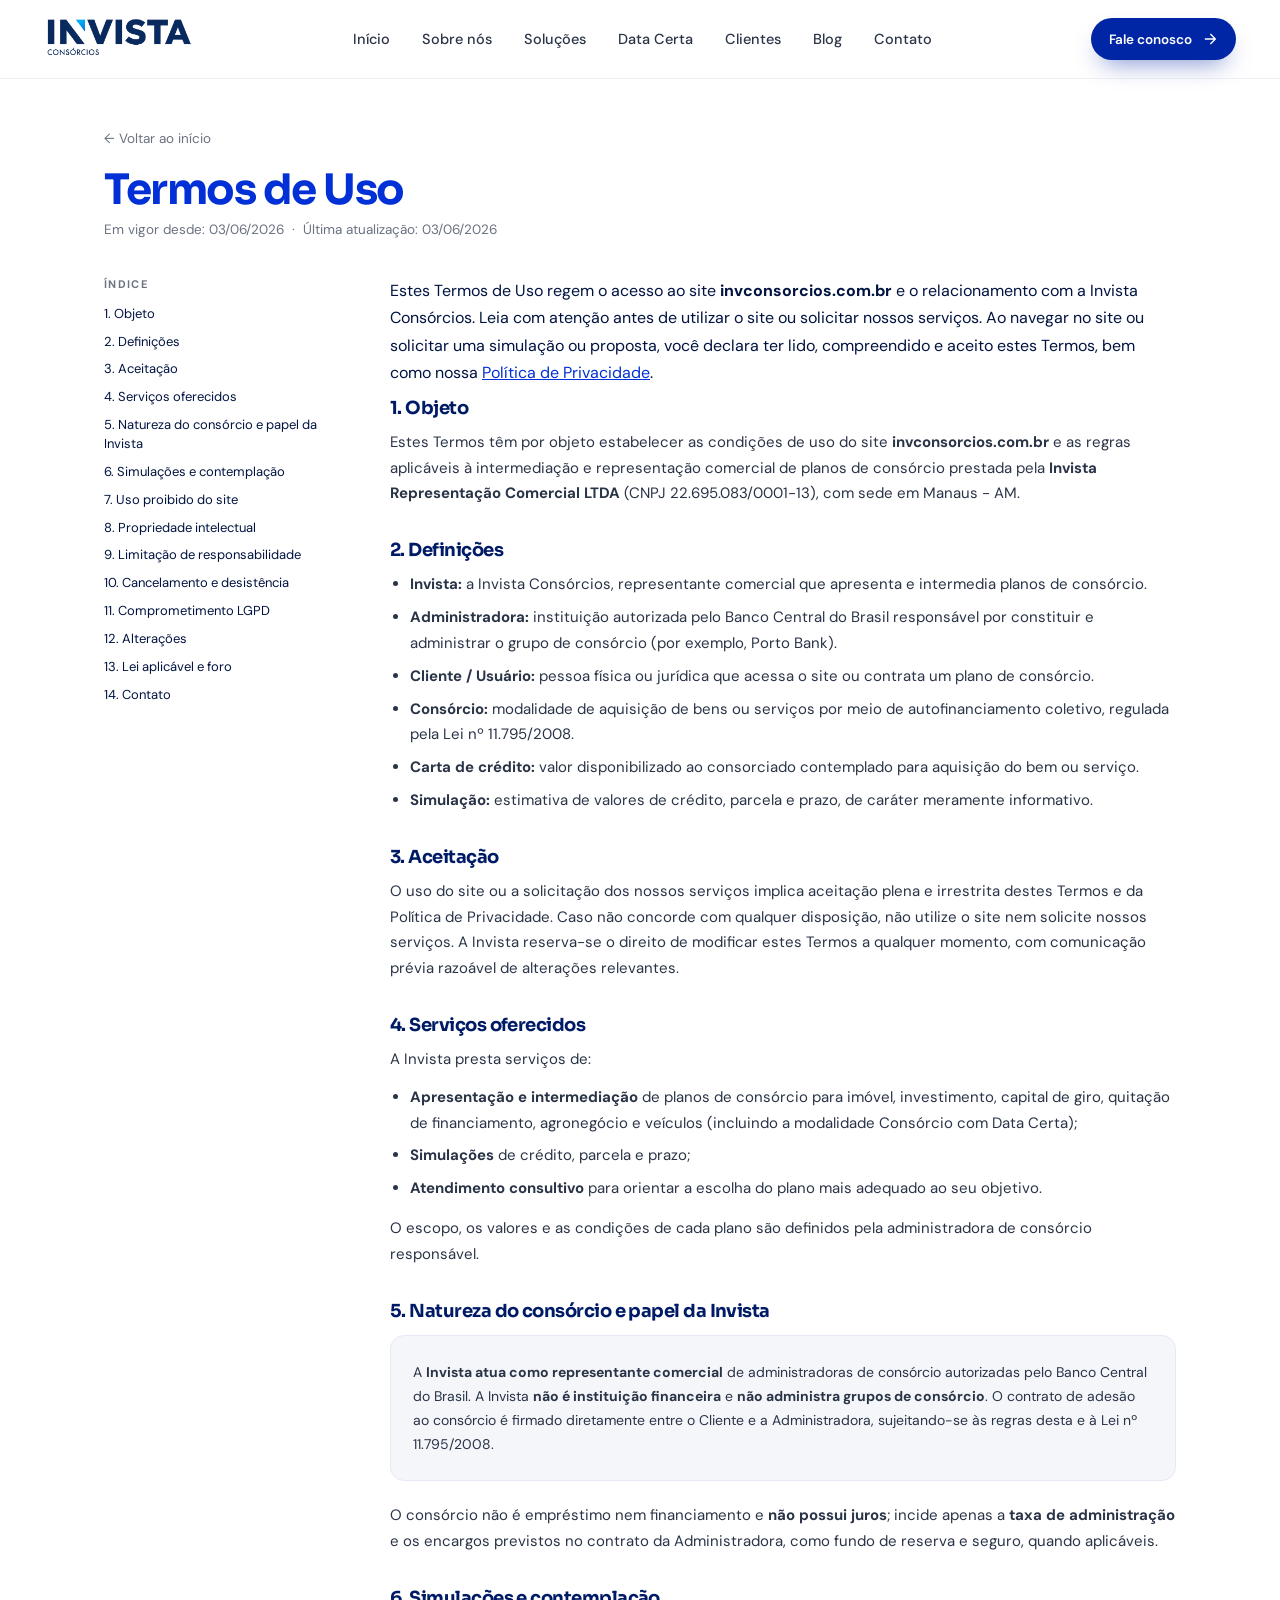
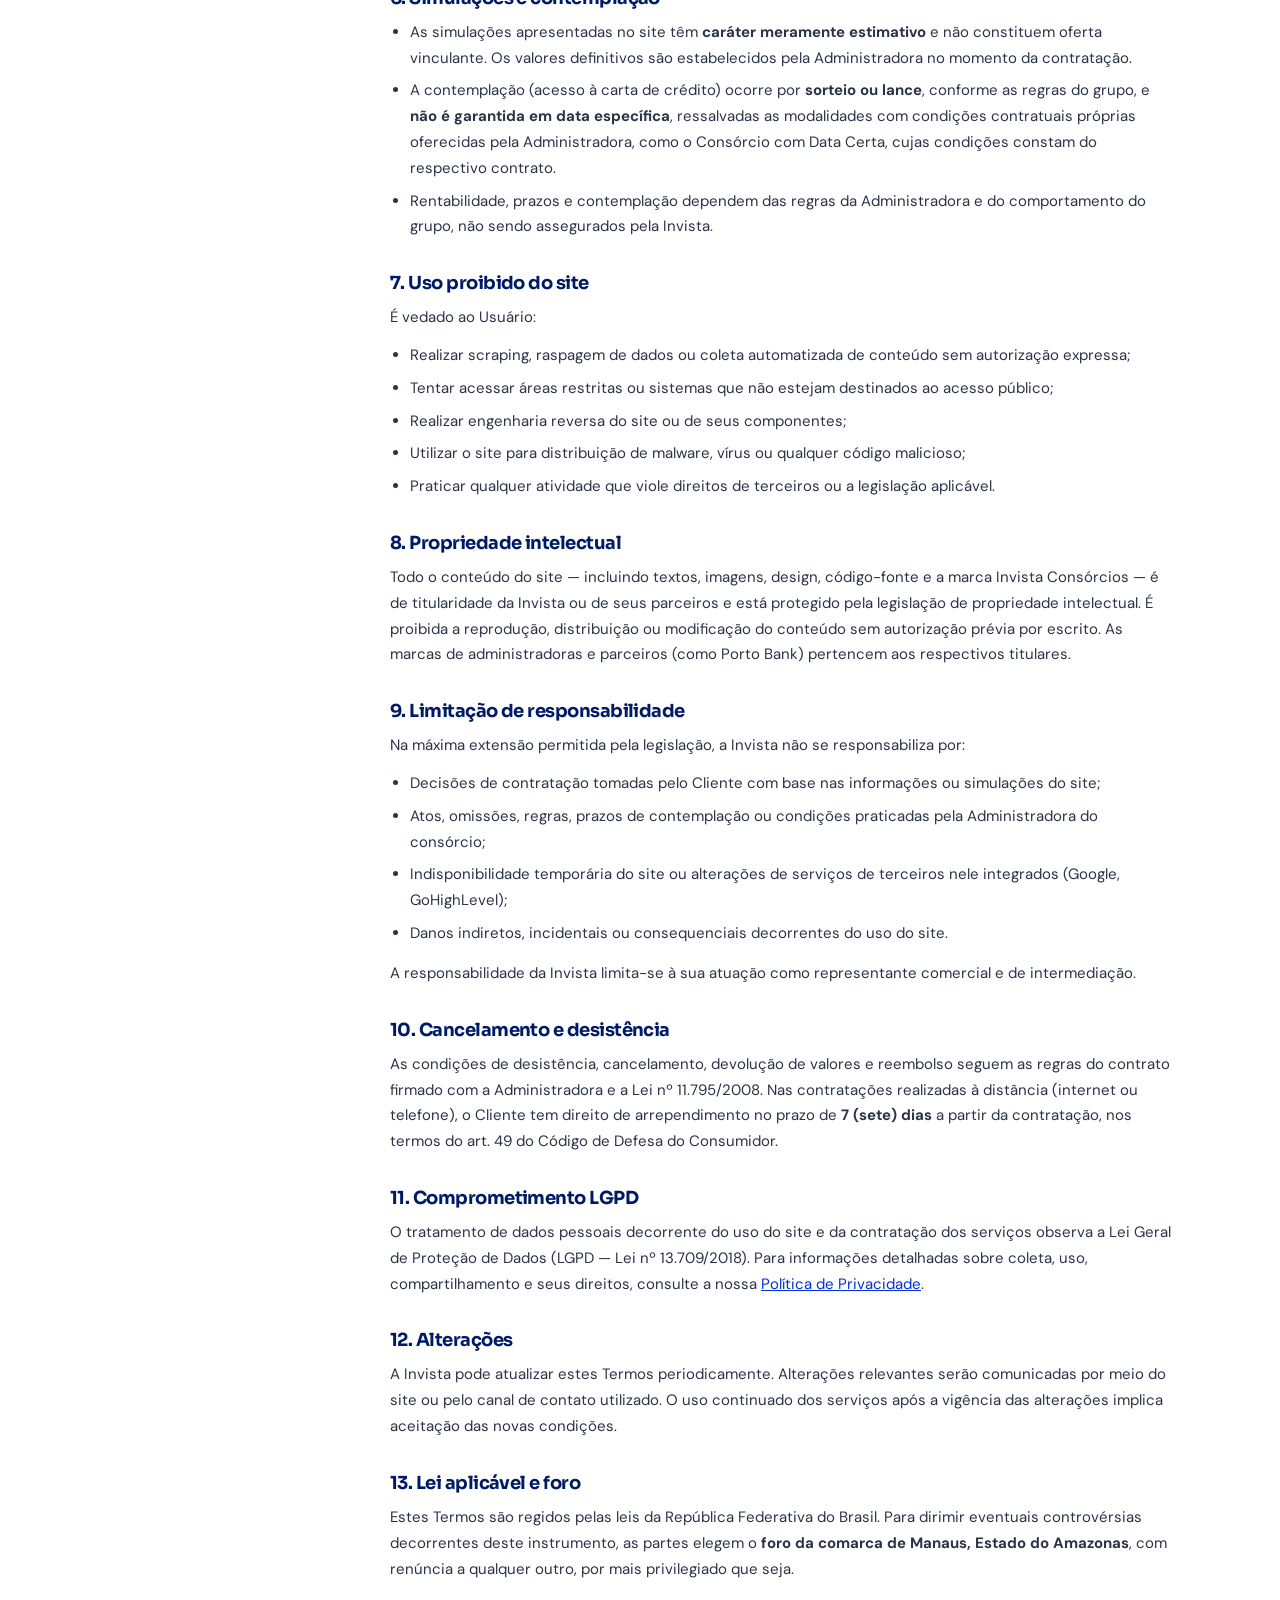
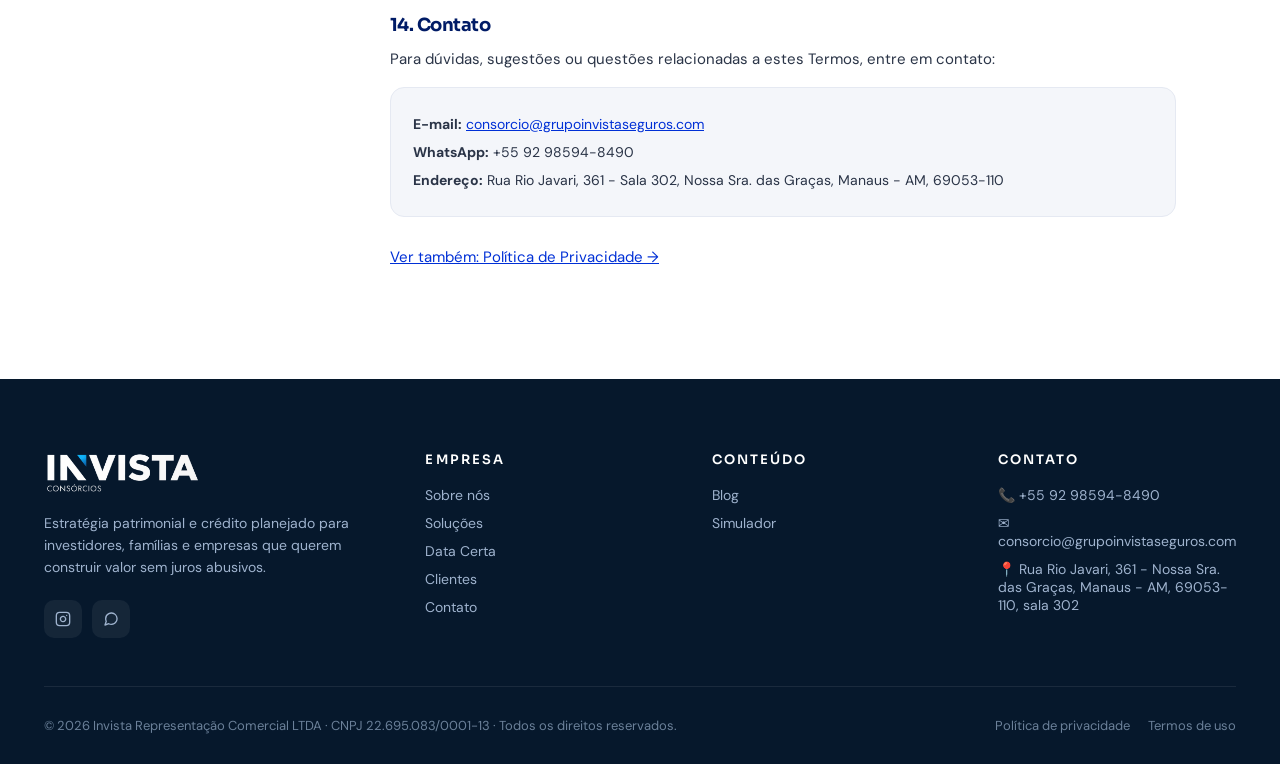
<file: termos.html>
<!doctype html>
<html lang="pt-BR">
<head>
<meta charset="utf-8" />
<meta name="viewport" content="width=device-width, initial-scale=1" />
<title>Termos de Uso | Invista Consórcios</title>
<meta name="description" content="Termos de Uso do site da Invista Consórcios: regras de uso, natureza da intermediação de consórcios, simulações e responsabilidades." />
<meta name="robots" content="index, follow" />
<meta name="author" content="Invista Consórcios" />
<link rel="canonical" href="https://invconsorcios.com.br/termos" />
<meta name="theme-color" content="#0A2A6B" />
<link rel="icon" type="image/png" sizes="32x32" href="assets/favicon-32.png?v=2" />
<link rel="icon" type="image/png" sizes="16x16" href="assets/favicon-16.png?v=2" />
<link rel="apple-touch-icon" sizes="180x180" href="assets/apple-touch-icon.png?v=2" />
<meta property="og:type" content="website" />
<meta property="og:site_name" content="Invista Consórcios" />
<meta property="og:locale" content="pt_BR" />
<meta property="og:title" content="Termos de Uso | Invista Consórcios" />
<meta property="og:description" content="Termos de Uso do site da Invista Consórcios: regras de uso, natureza da intermediação de consórcios, simulações e responsabilidades." />
<meta property="og:url" content="https://invconsorcios.com.br/termos" />
<meta property="og:image" content="https://invconsorcios.com.br/assets/og-image.jpg" />
<meta property="og:image:width" content="1200" />
<meta property="og:image:height" content="630" />
<meta name="twitter:card" content="summary_large_image" />
<meta name="twitter:title" content="Termos de Uso | Invista Consórcios" />
<meta name="twitter:description" content="Termos de Uso do site da Invista Consórcios: regras de uso, natureza da intermediação de consórcios, simulações e responsabilidades." />
<meta name="twitter:image" content="https://invconsorcios.com.br/assets/og-image.jpg" />
<link rel="preconnect" href="https://fonts.googleapis.com">
<link rel="preconnect" href="https://fonts.gstatic.com" crossorigin>
<link href="https://fonts.googleapis.com/css2?family=Sora:wght@400;500;600;700;800&family=DM+Sans:wght@400;500;600;700&display=swap" rel="stylesheet">
<link rel="stylesheet" href="assets/styles.css">
<style>
  .legal-wrap{max-width:1120px;margin:0 auto;padding:48px 24px 96px}
  .legal-back{display:inline-flex;align-items:center;gap:6px;color:var(--cinza-500);font-size:13.5px;text-decoration:none;margin-bottom:22px}
  .legal-back:hover{color:var(--azul-700)}
  .legal-title{font-family:'Sora',sans-serif;font-size:clamp(28px,4vw,42px);color:var(--azul-700);margin-bottom:8px}
  .legal-dates{color:var(--cinza-500);font-size:13.5px}
  .legal-grid{display:grid;grid-template-columns:230px 1fr;gap:56px;align-items:start;margin-top:36px}
  .legal-index{position:sticky;top:96px}
  .legal-index .idx-title{text-transform:uppercase;letter-spacing:.12em;font-size:11px;color:var(--cinza-500);font-weight:700;margin-bottom:14px}
  .legal-index ol{list-style:none;padding:0;margin:0;counter-reset:idx}
  .legal-index li{margin-bottom:9px;counter-increment:idx;font-size:13px;line-height:1.45}
  .legal-index a{color:var(--cinza-600);text-decoration:none;display:block;transition:color .15s}
  .legal-index a::before{content:counter(idx)". ";color:var(--cinza-400)}
  .legal-index a:hover{color:var(--azul-700)}
  .legal-content h2{font-family:'Sora',sans-serif;font-size:18px;color:var(--azul-900);margin:34px 0 12px;scroll-margin-top:96px}
  .legal-content h2:first-of-type{margin-top:0}
  .legal-content h3{font-size:15px;color:var(--azul-800);margin:18px 0 6px;font-weight:700}
  .legal-content p,.legal-content li{font-size:15px;line-height:1.72;color:var(--cinza-700)}
  .legal-content p{margin-bottom:12px}
  .legal-content ul{padding-left:20px;margin:8px 0 14px}
  .legal-content li{margin-bottom:7px}
  .legal-content a{color:var(--azul-700);text-decoration:underline}
  .legal-content .lead{font-size:16px;color:var(--cinza-800)}
  .legal-box{background:var(--cinza-50);border:1px solid var(--cinza-100);border-radius:14px;padding:20px 22px;margin:14px 0 22px}
  .legal-box p{margin:4px 0;font-size:14px}
  @media(max-width:860px){.legal-grid{grid-template-columns:1fr;gap:24px}.legal-index{display:none}}
</style>
<script type="application/ld+json">{"@context":"https://schema.org","@graph":[{"@type":"FinancialService","@id":"https://invconsorcios.com.br/#organization","name":"Invista Consórcios","legalName":"Invista Representação Comercial LTDA","url":"https://invconsorcios.com.br/","logo":"https://invconsorcios.com.br/assets/favicon-512.png","image":"https://invconsorcios.com.br/assets/og-image.jpg","telephone":"+5592985948490","email":"consorcio@grupoinvistaseguros.com","taxID":"22.695.083/0001-13","priceRange":"$$","address":{"@type":"PostalAddress","streetAddress":"Rua Rio Javari, 361 - Sala 302","addressLocality":"Manaus","addressRegion":"AM","postalCode":"69053-110","addressCountry":"BR"},"geo":{"@type":"GeoCoordinates","latitude":-3.1065,"longitude":-60.0258},"areaServed":{"@type":"City","name":"Manaus"},"sameAs":["https://www.instagram.com/invistaconsorcios.br/"]},{"@type":"BreadcrumbList","itemListElement":[{"@type":"ListItem","position":1,"name":"Início","item":"https://invconsorcios.com.br/"},{"@type":"ListItem","position":2,"name":"Termos de Uso","item":"https://invconsorcios.com.br/termos"}]}]}</script>
</head>
<body><div id="page-loader"><div class="loader-spinner"></div></div><header class="nav"><div class="container row"><a href="/" class="logo" aria-label="Invista Consórcios"><picture><source type="image/webp" srcset="assets/ChatGPT Image 28 de mai. de 2026, 11_21_28 (1).webp"><img src="assets/ChatGPT Image 28 de mai. de 2026, 11_21_28 (1).png" alt="Invista Consórcios" decoding="async"></picture></a><nav class="links"><a href="/" class="">Início</a><a href="sobre" class="">Sobre nós</a><a href="solucoes" class="">Soluções</a><a href="data-certa" class="">Data Certa</a><a href="clientes" class="">Clientes</a><a href="blog" class="">Blog</a><a href="contato" class="">Contato</a></nav><div class="nav-cta"><a href="contato" class="btn btn-primary btn-sm">Fale conosco<svg viewBox="0 0 24 24" fill="none" stroke="currentColor" stroke-width="2" stroke-linecap="round" stroke-linejoin="round"><path d="M5 12h14M13 5l7 7-7 7"/></svg></a></div><button class="nav-hamburger" aria-label="Menu" id="nav-hamburger"><span></span><span></span><span></span></button></div></header><div class="nav-overlay" id="nav-overlay"></div>

<main class="legal-wrap">
  <a href="/" class="legal-back">← Voltar ao início</a>
  <h1 class="legal-title">Termos de Uso</h1>
  <p class="legal-dates">Em vigor desde: 03/06/2026 &nbsp;·&nbsp; Última atualização: 03/06/2026</p>

  <div class="legal-grid">
    <aside class="legal-index">
      <div class="idx-title">Índice</div>
      <ol>
        <li><a href="#sec1">Objeto</a></li>
        <li><a href="#sec2">Definições</a></li>
        <li><a href="#sec3">Aceitação</a></li>
        <li><a href="#sec4">Serviços oferecidos</a></li>
        <li><a href="#sec5">Natureza do consórcio e papel da Invista</a></li>
        <li><a href="#sec6">Simulações e contemplação</a></li>
        <li><a href="#sec7">Uso proibido do site</a></li>
        <li><a href="#sec8">Propriedade intelectual</a></li>
        <li><a href="#sec9">Limitação de responsabilidade</a></li>
        <li><a href="#sec10">Cancelamento e desistência</a></li>
        <li><a href="#sec11">Comprometimento LGPD</a></li>
        <li><a href="#sec12">Alterações</a></li>
        <li><a href="#sec13">Lei aplicável e foro</a></li>
        <li><a href="#sec14">Contato</a></li>
      </ol>
    </aside>

    <div class="legal-content">
      <p class="lead">Estes Termos de Uso regem o acesso ao site <strong>invconsorcios.com.br</strong> e o relacionamento com a Invista Consórcios. Leia com atenção antes de utilizar o site ou solicitar nossos serviços. Ao navegar no site ou solicitar uma simulação ou proposta, você declara ter lido, compreendido e aceito estes Termos, bem como nossa <a href="privacidade">Política de Privacidade</a>.</p>

      <h2 id="sec1">1. Objeto</h2>
      <p>Estes Termos têm por objeto estabelecer as condições de uso do site <strong>invconsorcios.com.br</strong> e as regras aplicáveis à intermediação e representação comercial de planos de consórcio prestada pela <strong>Invista Representação Comercial LTDA</strong> (CNPJ 22.695.083/0001-13), com sede em Manaus - AM.</p>

      <h2 id="sec2">2. Definições</h2>
      <ul>
        <li><strong>Invista:</strong> a Invista Consórcios, representante comercial que apresenta e intermedia planos de consórcio.</li>
        <li><strong>Administradora:</strong> instituição autorizada pelo Banco Central do Brasil responsável por constituir e administrar o grupo de consórcio (por exemplo, Porto Bank).</li>
        <li><strong>Cliente / Usuário:</strong> pessoa física ou jurídica que acessa o site ou contrata um plano de consórcio.</li>
        <li><strong>Consórcio:</strong> modalidade de aquisição de bens ou serviços por meio de autofinanciamento coletivo, regulada pela Lei nº 11.795/2008.</li>
        <li><strong>Carta de crédito:</strong> valor disponibilizado ao consorciado contemplado para aquisição do bem ou serviço.</li>
        <li><strong>Simulação:</strong> estimativa de valores de crédito, parcela e prazo, de caráter meramente informativo.</li>
      </ul>

      <h2 id="sec3">3. Aceitação</h2>
      <p>O uso do site ou a solicitação dos nossos serviços implica aceitação plena e irrestrita destes Termos e da Política de Privacidade. Caso não concorde com qualquer disposição, não utilize o site nem solicite nossos serviços. A Invista reserva-se o direito de modificar estes Termos a qualquer momento, com comunicação prévia razoável de alterações relevantes.</p>

      <h2 id="sec4">4. Serviços oferecidos</h2>
      <p>A Invista presta serviços de:</p>
      <ul>
        <li><strong>Apresentação e intermediação</strong> de planos de consórcio para imóvel, investimento, capital de giro, quitação de financiamento, agronegócio e veículos (incluindo a modalidade Consórcio com Data Certa);</li>
        <li><strong>Simulações</strong> de crédito, parcela e prazo;</li>
        <li><strong>Atendimento consultivo</strong> para orientar a escolha do plano mais adequado ao seu objetivo.</li>
      </ul>
      <p>O escopo, os valores e as condições de cada plano são definidos pela administradora de consórcio responsável.</p>

      <h2 id="sec5">5. Natureza do consórcio e papel da Invista</h2>
      <div class="legal-box">
        <p>A <strong>Invista atua como representante comercial</strong> de administradoras de consórcio autorizadas pelo Banco Central do Brasil. A Invista <strong>não é instituição financeira</strong> e <strong>não administra grupos de consórcio</strong>. O contrato de adesão ao consórcio é firmado diretamente entre o Cliente e a Administradora, sujeitando-se às regras desta e à Lei nº 11.795/2008.</p>
      </div>
      <p>O consórcio não é empréstimo nem financiamento e <strong>não possui juros</strong>; incide apenas a <strong>taxa de administração</strong> e os encargos previstos no contrato da Administradora, como fundo de reserva e seguro, quando aplicáveis.</p>

      <h2 id="sec6">6. Simulações e contemplação</h2>
      <ul>
        <li>As simulações apresentadas no site têm <strong>caráter meramente estimativo</strong> e não constituem oferta vinculante. Os valores definitivos são estabelecidos pela Administradora no momento da contratação.</li>
        <li>A contemplação (acesso à carta de crédito) ocorre por <strong>sorteio ou lance</strong>, conforme as regras do grupo, e <strong>não é garantida em data específica</strong>, ressalvadas as modalidades com condições contratuais próprias oferecidas pela Administradora, como o Consórcio com Data Certa, cujas condições constam do respectivo contrato.</li>
        <li>Rentabilidade, prazos e contemplação dependem das regras da Administradora e do comportamento do grupo, não sendo assegurados pela Invista.</li>
      </ul>

      <h2 id="sec7">7. Uso proibido do site</h2>
      <p>É vedado ao Usuário:</p>
      <ul>
        <li>Realizar scraping, raspagem de dados ou coleta automatizada de conteúdo sem autorização expressa;</li>
        <li>Tentar acessar áreas restritas ou sistemas que não estejam destinados ao acesso público;</li>
        <li>Realizar engenharia reversa do site ou de seus componentes;</li>
        <li>Utilizar o site para distribuição de malware, vírus ou qualquer código malicioso;</li>
        <li>Praticar qualquer atividade que viole direitos de terceiros ou a legislação aplicável.</li>
      </ul>

      <h2 id="sec8">8. Propriedade intelectual</h2>
      <p>Todo o conteúdo do site — incluindo textos, imagens, design, código-fonte e a marca Invista Consórcios — é de titularidade da Invista ou de seus parceiros e está protegido pela legislação de propriedade intelectual. É proibida a reprodução, distribuição ou modificação do conteúdo sem autorização prévia por escrito. As marcas de administradoras e parceiros (como Porto Bank) pertencem aos respectivos titulares.</p>

      <h2 id="sec9">9. Limitação de responsabilidade</h2>
      <p>Na máxima extensão permitida pela legislação, a Invista não se responsabiliza por:</p>
      <ul>
        <li>Decisões de contratação tomadas pelo Cliente com base nas informações ou simulações do site;</li>
        <li>Atos, omissões, regras, prazos de contemplação ou condições praticadas pela Administradora do consórcio;</li>
        <li>Indisponibilidade temporária do site ou alterações de serviços de terceiros nele integrados (Google, GoHighLevel);</li>
        <li>Danos indiretos, incidentais ou consequenciais decorrentes do uso do site.</li>
      </ul>
      <p>A responsabilidade da Invista limita-se à sua atuação como representante comercial e de intermediação.</p>

      <h2 id="sec10">10. Cancelamento e desistência</h2>
      <p>As condições de desistência, cancelamento, devolução de valores e reembolso seguem as regras do contrato firmado com a Administradora e a Lei nº 11.795/2008. Nas contratações realizadas à distância (internet ou telefone), o Cliente tem direito de arrependimento no prazo de <strong>7 (sete) dias</strong> a partir da contratação, nos termos do art. 49 do Código de Defesa do Consumidor.</p>

      <h2 id="sec11">11. Comprometimento LGPD</h2>
      <p>O tratamento de dados pessoais decorrente do uso do site e da contratação dos serviços observa a Lei Geral de Proteção de Dados (LGPD — Lei nº 13.709/2018). Para informações detalhadas sobre coleta, uso, compartilhamento e seus direitos, consulte a nossa <a href="privacidade">Política de Privacidade</a>.</p>

      <h2 id="sec12">12. Alterações</h2>
      <p>A Invista pode atualizar estes Termos periodicamente. Alterações relevantes serão comunicadas por meio do site ou pelo canal de contato utilizado. O uso continuado dos serviços após a vigência das alterações implica aceitação das novas condições.</p>

      <h2 id="sec13">13. Lei aplicável e foro</h2>
      <p>Estes Termos são regidos pelas leis da República Federativa do Brasil. Para dirimir eventuais controvérsias decorrentes deste instrumento, as partes elegem o <strong>foro da comarca de Manaus, Estado do Amazonas</strong>, com renúncia a qualquer outro, por mais privilegiado que seja.</p>

      <h2 id="sec14">14. Contato</h2>
      <p>Para dúvidas, sugestões ou questões relacionadas a estes Termos, entre em contato:</p>
      <div class="legal-box">
        <p><strong>E-mail:</strong> <a href="mailto:consorcio@grupoinvistaseguros.com">consorcio@grupoinvistaseguros.com</a></p>
        <p><strong>WhatsApp:</strong> +55 92 98594-8490</p>
        <p><strong>Endereço:</strong> Rua Rio Javari, 361 - Sala 302, Nossa Sra. das Graças, Manaus - AM, 69053-110</p>
      </div>
      <p style="margin-top:28px"><a href="privacidade">Ver também: Política de Privacidade →</a></p>
    </div>
  </div>
</main>

<footer><div class="container"><div class="foot-grid"><div><a href="/" class="logo" aria-label="Invista Consórcios"><picture><source type="image/webp" srcset="assets/invista-logo-white.webp"><img src="assets/invista-logo-white.png" alt="Invista Consórcios" loading="lazy" decoding="async"></picture></a><p>Estratégia patrimonial e crédito planejado para investidores, famílias e empresas que querem construir valor sem juros abusivos.</p><div class="soc"><a href="https://www.instagram.com/invistaconsorcios.br/" target="_blank" rel="noopener" aria-label="Instagram"><svg viewBox="0 0 24 24" fill="none" stroke="currentColor" stroke-width="2" stroke-linecap="round" stroke-linejoin="round"><rect x="2" y="2" width="20" height="20" rx="5"/><path d="M16 11.37A4 4 0 1 1 12.63 8 4 4 0 0 1 16 11.37z"/><line x1="17.5" y1="6.5" x2="17.51" y2="6.5"/></svg></a><a href="https://wa.me/5592985948490" target="_blank" rel="noopener" aria-label="WhatsApp"><svg viewBox="0 0 24 24" fill="none" stroke="currentColor" stroke-width="2" stroke-linecap="round" stroke-linejoin="round"><path d="M21 11.5a8.38 8.38 0 0 1-.9 3.8 8.5 8.5 0 0 1-7.6 4.7 8.38 8.38 0 0 1-3.8-.9L3 21l1.9-5.7a8.38 8.38 0 0 1-.9-3.8 8.5 8.5 0 0 1 4.7-7.6 8.38 8.38 0 0 1 3.8-.9h.5a8.48 8.48 0 0 1 8 8z"/></svg></a></div></div><div><h4>Empresa</h4><ul><li><a href="sobre">Sobre nós</a></li><li><a href="solucoes">Soluções</a></li><li><a href="data-certa">Data Certa</a></li><li><a href="clientes">Clientes</a></li><li><a href="contato">Contato</a></li></ul></div><div><h4>Conteúdo</h4><ul><li><a href="blog">Blog</a></li><li><a href="data-certa.html#simulador">Simulador</a></li></ul></div><div><h4>Contato</h4><ul><li>📞 +55 92 98594-8490</li><li>✉ <a href="mailto:consorcio@grupoinvistaseguros.com">consorcio@grupoinvistaseguros.com</a></li><li>📍 Rua Rio Javari, 361 - Nossa Sra. das Graças, Manaus - AM, 69053-110, sala 302</li></ul></div></div><div class="foot-bottom"><div>© 2026 Invista Representação Comercial LTDA · CNPJ 22.695.083/0001-13 · Todos os direitos reservados.</div><div class="legal"><a href="privacidade">Política de privacidade</a><a href="termos">Termos de uso</a></div></div></div></footer>
<script src="assets/sim.js"></script>
<script src="assets/anim.js"></script>
<script>window.addEventListener("load",function(){var l=document.getElementById("page-loader");if(l){l.classList.add("hidden");setTimeout(function(){l.remove()},520);}});</script>
</body>
</html>
</file>
<file: assets/styles.css>
@import url('https://fonts.googleapis.com/css2?family=Manrope:wght@400;500;600;700;800&display=swap');

:root{
    --azul-900:#001B66;
    --azul-800:#0026A6;
    --azul-700:#0030D6;
    --azul-600:#003DFF;
    --azul-500:#2A5BFF;
    --azul-50:#E6EDFF;
    --gold:#FFFFFF;
    --gold-soft:#C9D6FF;
    --cinza-50:#F4F6FA;
    --cinza-100:#E5E9F2;
    --cinza-200:#CCD3E4;
    --cinza-500:#6B7280;
    --cinza-700:#2A3447;
    --tinta:#001340;
    --branco:#FFFFFF;
    --radius:14px;
    --shadow-sm:0 1px 2px rgba(0,30,160,.06), 0 1px 1px rgba(0,30,160,.04);
    --shadow-md:0 10px 30px -10px rgba(0,30,160,.18), 0 4px 12px -4px rgba(0,30,160,.10);
    --shadow-lg:0 30px 60px -20px rgba(0,30,160,.30);
  }
  *{box-sizing:border-box}
  html,body{margin:0;padding:0;background:var(--branco);color:var(--tinta);font-family:'DM Sans',system-ui,sans-serif;-webkit-font-smoothing:antialiased;text-rendering:optimizeLegibility}
  body{overflow-x:hidden}
  a{color:inherit;text-decoration:none}
  h1,h2,h3,h4{font-family:'Sora',sans-serif;font-weight:700;letter-spacing:-0.02em;margin:0;color:var(--azul-900)}
  h1{font-size:clamp(40px, 5.6vw, 76px);line-height:1.02;letter-spacing:-0.035em}
  .hero h1{font-size:clamp(45px, 6.3vw, 84px)}
  .hero-sub{font-size:15px !important}
  .hero .eyebrow{font-size:11px}
  h2{font-size:clamp(30px, 3.4vw, 50px);line-height:1.06;letter-spacing:-0.03em}
  h3{font-size:clamp(20px, 1.6vw, 26px);line-height:1.2}
  p{margin:0;line-height:1.55;color:var(--cinza-700)}
  .serif{font-family:inherit;font-weight:400;font-style:italic;letter-spacing:-0.01em}
  .container{max-width:1240px;margin:0 auto;padding:0 24px}
  .eyebrow{display:inline-flex;align-items:center;gap:10px;font-family:'DM Sans';font-size:12px;font-weight:600;letter-spacing:0.18em;text-transform:uppercase;color:var(--azul-600)}
  .eyebrow::before{content:"";width:24px;height:1px;background:var(--azul-600)}
  .btn{display:inline-flex;align-items:center;gap:10px;height:52px;padding:0 24px;border-radius:999px;font-family:'DM Sans';font-weight:600;font-size:15px;cursor:pointer;border:0;transition:transform .15s ease, box-shadow .15s ease, background .15s ease;white-space:nowrap}
  .btn-primary{background:var(--azul-800);color:#fff;box-shadow:0 12px 24px -10px rgba(0,38,166,.55)}
  .btn-primary:hover{background:var(--azul-700);transform:translateY(-1px);box-shadow:0 18px 30px -10px rgba(0,38,166,.6)}
  .btn-ghost{background:transparent;color:var(--azul-900);border:1px solid var(--cinza-200)}
  .btn-ghost:hover{border-color:var(--azul-800);color:var(--azul-800)}
  .btn-gold{background:var(--gold);color:var(--azul-900);box-shadow:0 12px 24px -10px rgba(255,255,255,.5)}
  .btn-gold:hover{background:#E6EDFF;transform:translateY(-1px)}
  .btn svg{width:16px;height:16px}

  /* TOP BAR */
  .topbar{background:var(--azul-900);color:#cfd9e6;font-size:13px}
  .topbar .row{display:flex;justify-content:space-between;align-items:center;height:38px;gap:24px}
  .topbar .left{display:flex;gap:22px;align-items:center}
  .topbar .left span{display:inline-flex;align-items:center;gap:8px}
  .topbar .right{display:flex;gap:18px;align-items:center;color:#9fb3ce}
  .dot{width:6px;height:6px;border-radius:50%;background:#5BD0A0;box-shadow:0 0 0 4px rgba(91,208,160,.18)}

  /* NAV */
  header.nav{position:sticky;top:0;z-index:50;background:rgba(255,255,255,.85);backdrop-filter:saturate(160%) blur(14px);border-bottom:1px solid rgba(0,27,102,.06)}
  .nav .row{display:flex;align-items:center;justify-content:space-between;height:78px}
  .logo{display:flex;align-items:center}
  .logo img{height:50px;width:auto;display:block}
  footer .logo img{height:44px}
  nav.links{display:flex;gap:32px}
  nav.links a{font-size:14.5px;color:var(--cinza-700);font-weight:500;transition:color .15s}
  nav.links a:hover{color:var(--azul-800)}
  .nav-cta{display:flex;gap:10px;align-items:center}
  .btn-sm{height:42px;padding:0 18px;font-size:13.5px}

  /* HERO */
  .hero,.hero h1,.hero p,.hero .eyebrow,.hero .btn{font-family:'Manrope',sans-serif}
  .hero h1 em{font-family:inherit}
  .hero{position:relative;overflow:hidden;color:#fff;isolation:isolate;min-height:calc(100vh - 78px - 82px);display:flex;align-items:center}
  .hero::before{content:"";position:absolute;inset:0;z-index:-2}
  .hero-parallax-bg{position:absolute;top:-20%;left:0;width:100%;height:140%;background-image:url('hero-bg.png');background-image:image-set(url('hero-bg.webp') type('image/webp'), url('hero-bg.png') type('image/png'));background-size:cover;background-position:center 35%;filter:saturate(.9);z-index:-2;will-change:transform;pointer-events:none}
  .hero::after{content:"";position:absolute;inset:0;background:
    linear-gradient(115deg, rgba(0,10,48,.88) 0%, rgba(0,18,88,.78) 45%, rgba(0,24,120,.62) 80%, rgba(0,32,150,.48) 100%),
    radial-gradient(60% 80% at 100% 50%, rgba(0,20,90,.30), transparent 70%);
    z-index:-1}
  .hero .grid{padding:48px 0;max-width:760px;position:relative;z-index:1;width:100%}
  @media (min-width:981px){
    .hero .container{margin-left:80px;margin-right:0}
    .hero .grid{padding:48px 10px 48px 0}
    .hero-headline{font-size:70px;margin:54px 10px 0 0}
    .hero-sub{margin:28px 100px 0 0 !important}
  }
  .hero .eyebrow{color:var(--gold-soft)}
  .hero .eyebrow::before{background:var(--gold-soft)}
  .hero h1{color:#fff}
  .hero-headline{margin-top:24px;color:#fff}
  .hero-headline em{font-family:inherit;font-weight:400;font-style:italic;color:var(--gold-soft);font-size:1.04em}
  .hero-sub{margin-top:28px;font-size:19px;max-width:560px;color:#dbe4ee;line-height:1.5}
  .hero-ctas{margin-top:40px;display:flex;gap:14px;flex-wrap:wrap}
  .hero .btn-ghost{background:rgba(255,255,255,.08);color:#fff;border-color:rgba(255,255,255,.22);backdrop-filter:blur(8px)}
  .hero .btn-ghost:hover{background:rgba(255,255,255,.14);border-color:rgba(255,255,255,.4);color:#fff}

  /* HERO SEAL — Qualidade Garantida */
  .hero-seal{position:absolute;top:32px;right:40px;width:78px;height:78px;z-index:2;animation:seal-float 5.5s ease-in-out infinite}
  .hero-seal img{width:100%;height:100%;object-fit:contain;filter:drop-shadow(0 8px 18px rgba(0,0,0,.35)) drop-shadow(0 0 14px rgba(214,176,98,.22))}
  @keyframes seal-float{0%,100%{transform:translateY(0) rotate(-3deg)}50%{transform:translateY(-6px) rotate(2deg)}}
  @media (max-width:980px){
    .hero-seal{top:16px;right:16px;width:58px;height:58px}
  }

  /* HERO VISUAL */
  .hero-visual{position:relative;height:560px}
  .card-stack{position:absolute;inset:0}
  .visual-card{position:absolute;background:#fff;border-radius:18px;box-shadow:var(--shadow-lg);border:1px solid rgba(0,27,102,.06);overflow:hidden}
  .vc-main{top:30px;left:0;width:84%;height:360px;display:flex;flex-direction:column}
  .vc-head{padding:18px 22px;background:linear-gradient(135deg,var(--azul-900),var(--azul-700));color:#fff;display:flex;justify-content:space-between;align-items:center}
  .vc-head .chip{font-size:10.5px;letter-spacing:.18em;text-transform:uppercase;color:#a9c1dc}
  .vc-body{padding:24px;flex:1;display:flex;flex-direction:column;gap:18px}
  .vc-amount{font-family:'Sora';font-size:46px;font-weight:700;color:var(--azul-900);letter-spacing:-0.03em;line-height:1}
  .vc-amount small{font-size:18px;font-weight:500;color:var(--cinza-500);margin-right:6px}
  .vc-meta{display:grid;grid-template-columns:1fr 1fr;gap:14px;border-top:1px solid var(--cinza-100);padding-top:18px}
  .vc-meta div small{display:block;font-size:11px;letter-spacing:.14em;text-transform:uppercase;color:var(--cinza-500);margin-bottom:6px}
  .vc-meta div b{font-family:'Sora';font-size:18px;color:var(--azul-900)}
  .vc-bar{height:6px;background:var(--cinza-100);border-radius:99px;overflow:hidden;position:relative}
  .vc-bar i{display:block;height:100%;width:62%;background:linear-gradient(90deg,var(--azul-600),var(--azul-800));border-radius:99px}
  .vc-bar-label{display:flex;justify-content:space-between;font-size:12px;color:var(--cinza-500);margin-bottom:8px}
  .vc-stat{position:absolute;right:-20px;bottom:30px;width:62%;background:#fff;border-radius:16px;padding:20px 22px;box-shadow:var(--shadow-md);border:1px solid rgba(0,27,102,.06);display:flex;gap:16px;align-items:center}
  .vc-stat .ic{width:48px;height:48px;border-radius:12px;background:var(--azul-50);color:var(--azul-700);display:grid;place-items:center;flex-shrink:0}
  .vc-stat .ic svg{width:24px;height:24px}
  .vc-stat .t{font-family:'Sora';font-weight:700;color:var(--azul-900);font-size:17px;line-height:1.2;margin-bottom:4px}
  .vc-stat .s{font-size:12.5px;color:var(--cinza-500)}
  .vc-badge{position:absolute;top:-12px;right:30px;background:var(--gold);color:var(--azul-900);font-size:11px;letter-spacing:.16em;text-transform:uppercase;font-weight:700;padding:8px 14px;border-radius:99px;box-shadow:var(--shadow-md);transform:rotate(-3deg)}

  /* STRIPE */
  .stripe{background:var(--azul-900);color:#cfd9e6;padding:22px 0;border-top:1px solid rgba(255,255,255,.06)}
  .stripe .row{display:flex;justify-content:space-around;gap:32px;flex-wrap:wrap;align-items:center;font-size:13.5px;letter-spacing:.04em}
  .stripe .row span{display:inline-flex;align-items:center;gap:10px}
  .stripe svg{width:18px;height:18px;color:var(--gold-soft)}

  /* SECTION */
  section.sec{padding:120px 0;position:relative}
  .sec-head{max-width:760px;margin-bottom:64px}
  .sec-head h2{margin-top:14px}
  .sec-head p{margin-top:18px;font-size:17px;color:var(--cinza-700);max-width:620px}

  /* SERVICES */
  .services{background:#fff url('solucoes-bg.png') center/cover no-repeat;background-image:image-set(url('solucoes-bg.webp') type('image/webp'), url('solucoes-bg.png') type('image/png'));position:relative}
  .svc-grid{display:grid;grid-template-columns:repeat(3,1fr);gap:22px}
  .svc{background:#fff;border:1px solid var(--cinza-100);border-radius:var(--radius);padding:32px 28px;transition:all .25s;position:relative;overflow:hidden;cursor:pointer}
  .svc::after{content:"";position:absolute;left:0;right:0;bottom:0;height:3px;background:linear-gradient(90deg,var(--azul-700),var(--azul-500));transform:scaleX(0);transform-origin:left;transition:transform .35s}
  .svc:hover{transform:translateY(-4px);box-shadow:var(--shadow-md);border-color:transparent}
  .svc:hover::after{transform:scaleX(1)}
  .svc .ic{width:54px;height:54px;border-radius:14px;background:var(--azul-50);color:var(--azul-700);display:grid;place-items:center;margin-bottom:22px;transition:all .25s}
  .svc:hover .ic{background:var(--azul-800);color:#fff}
  .svc .ic svg{width:26px;height:26px}
  .svc h3{margin-bottom:10px;font-size:21px}
  .svc p{font-size:14.5px;color:var(--cinza-700)}
  .svc .arrow{margin-top:24px;display:inline-flex;align-items:center;gap:8px;font-size:13.5px;font-weight:600;color:var(--azul-700)}
  .svc .arrow svg{width:14px;height:14px;transition:transform .2s}
  .svc:hover .arrow svg{transform:translateX(3px)}

  /* HOW IT WORKS */
  .how{background:var(--azul-900);color:#fff;position:relative;overflow:hidden}
  .how::before{content:"";position:absolute;width:600px;height:600px;border-radius:50%;background:radial-gradient(circle, rgba(42,91,255,.25), transparent 60%);right:-200px;top:-200px}
  .how::after{content:"";position:absolute;width:400px;height:400px;border-radius:50%;background:radial-gradient(circle, rgba(255,255,255,.12), transparent 60%);left:-100px;bottom:-100px}
  .how .container{position:relative;z-index:1}
  .how h2{color:#fff}
  .how .eyebrow{color:var(--gold-soft)}
  .how .eyebrow::before{background:var(--gold-soft)}
  .how p{color:#a9c1dc}
  .how .sec-head p{color:#cfd9e6}
  .steps{display:grid;grid-template-columns:repeat(4,1fr);gap:24px;margin-top:24px}
  .step{position:relative;overflow:hidden;background:rgba(255,255,255,.04);border:1px solid rgba(255,255,255,.08);border-radius:16px;padding:32px 28px;transition:border-color .35s ease,box-shadow .35s ease}
  .step::before{content:"";position:absolute;width:240px;height:240px;border-radius:50%;background:radial-gradient(circle,rgba(42,91,255,.6),transparent 70%);top:-90px;left:-90px;opacity:0;transition:opacity .4s ease;pointer-events:none;z-index:0}
  .step:hover::before{opacity:1}
  .step:hover{border-color:rgba(42,91,255,.35);box-shadow:0 0 40px -8px rgba(42,91,255,.35)}
  .step-num{font-family:'Sora',sans-serif;font-size:56px;font-weight:800;line-height:1;color:rgba(255,255,255,.22);letter-spacing:-0.04em;margin-bottom:20px;position:relative;z-index:1;font-style:normal}
  @keyframes step-seq{0%,7.8%{color:#2A5BFF;text-shadow:0 0 18px rgba(42,91,255,.9),0 0 40px rgba(42,91,255,.5)}11.1%,100%{color:rgba(255,255,255,.22);text-shadow:none}}
  .steps .step:nth-child(1) .step-num{animation:step-seq 9s ease infinite;animation-delay:0s}
  .steps .step:nth-child(2) .step-num{animation:step-seq 9s ease infinite;animation-delay:-8s}
  .steps .step:nth-child(3) .step-num{animation:step-seq 9s ease infinite;animation-delay:-7s}
  .steps .step:nth-child(4) .step-num{animation:step-seq 9s ease infinite;animation-delay:-6s}
  .step:hover .step-num{color:#fff;text-shadow:0 0 18px rgba(42,91,255,1),0 0 40px rgba(42,91,255,.6)}
  .step h3{color:#fff;font-size:20px;margin-bottom:12px;position:relative;z-index:1}
  .step p{font-size:14.5px;color:#a9c1dc;line-height:1.6;position:relative;z-index:1}

  /* SIMULATOR */
  .simulator{background:linear-gradient(180deg,var(--cinza-50) 0%,#fff 100%);position:relative;overflow:hidden}
  .sim-shell{display:grid;grid-template-columns:380px 1fr;gap:0;background:#fff;border-radius:24px;box-shadow:var(--shadow-lg);overflow:hidden;border:1px solid rgba(0,27,102,.06)}
  .sim-side{background:linear-gradient(160deg,var(--azul-900),var(--azul-700));color:#fff;padding:48px 36px;position:relative;overflow:hidden;display:flex;flex-direction:column}
  .sim-side::after{content:"";position:absolute;width:300px;height:300px;border-radius:50%;background:radial-gradient(circle,rgba(255,255,255,.18),transparent 60%);right:-120px;bottom:-120px}
  .sim-side .eyebrow{color:var(--gold-soft);position:relative;z-index:1}
  .sim-side .eyebrow::before{background:var(--gold-soft)}
  .sim-side h2{color:#fff;font-size:36px;margin-top:18px;position:relative;z-index:1}
  .sim-side > p{margin-top:18px;color:#cfd9e6;font-size:15px;position:relative;z-index:1}
  .sim-feat{margin-top:auto;display:flex;flex-direction:column;gap:14px;padding-top:36px;position:relative;z-index:1}
  .sim-feat div{display:flex;align-items:flex-start;gap:12px;font-size:14px;color:#e3ecf6}
  .sim-feat svg{width:18px;height:18px;color:var(--gold-soft);flex-shrink:0;margin-top:2px}
  .sim-trust{margin-top:24px;padding-top:24px;border-top:1px solid rgba(255,255,255,.12);display:flex;gap:18px;align-items:center;font-size:12px;color:#9fb3ce;position:relative;z-index:1}
  .sim-trust svg{width:24px;height:24px;color:var(--gold-soft)}

  /* Administradora parceira (PortoBank) */
  .sim-partner{margin-top:28px;padding:22px 20px;border-radius:14px;background:rgba(255,255,255,.07);border:1px solid rgba(255,255,255,.10);position:relative;z-index:1}
  .sim-partner .sp-label{font-size:10.5px;letter-spacing:.22em;text-transform:uppercase;color:var(--gold-soft);font-weight:700;margin-bottom:14px}
  .sim-partner .sp-logo{display:block;height:34px;width:auto;max-width:100%;margin-bottom:16px;filter:drop-shadow(0 2px 6px rgba(0,0,0,.18))}
  .sim-partner .sp-note{display:flex;align-items:center;gap:10px;font-size:12.5px;color:#cfd9e6;padding-top:14px;border-top:1px solid rgba(255,255,255,.10);line-height:1.4}
  .sim-partner .sp-note svg{width:16px;height:16px;color:var(--gold-soft);flex-shrink:0}
  .sim-partner .sp-note b{color:#fff;font-weight:600}

  /* simulator main */
  .sim-main{padding:44px 48px;display:flex;flex-direction:column;gap:28px}
  .sim-tabs{display:flex;gap:8px;background:var(--cinza-50);padding:6px;border-radius:12px;border:1px solid var(--cinza-100)}
  .sim-tab{flex:1;padding:12px 10px;border-radius:8px;font-family:'DM Sans';font-weight:600;font-size:13.5px;color:var(--cinza-500);cursor:pointer;border:0;background:transparent;display:flex;align-items:center;justify-content:center;gap:8px;transition:all .15s}
  .sim-tab svg{width:16px;height:16px}
  .sim-tab:hover{color:var(--azul-700)}
  .sim-tab.active{background:#fff;color:var(--azul-800);box-shadow:0 1px 3px rgba(0,27,102,.08), 0 0 0 1px rgba(0,27,102,.04)}

  .sim-field{display:flex;flex-direction:column;gap:10px}
  .sim-field-head{display:flex;justify-content:space-between;align-items:baseline}
  .sim-field-head label{font-family:'DM Sans';font-weight:600;font-size:13px;color:var(--cinza-700);letter-spacing:.02em}
  .sim-field-head .val{font-family:'Sora';font-weight:700;font-size:22px;color:var(--azul-900);letter-spacing:-0.02em}
  .sim-field-head .val small{font-size:13px;color:var(--cinza-500);font-weight:500;margin-right:4px}
  input[type=range].sim-range{-webkit-appearance:none;width:100%;height:6px;background:linear-gradient(90deg,var(--azul-700) var(--p,30%),var(--cinza-100) var(--p,30%));border-radius:99px;outline:none;cursor:pointer}
  input[type=range].sim-range::-webkit-slider-thumb{-webkit-appearance:none;width:22px;height:22px;border-radius:50%;background:#fff;border:3px solid var(--azul-800);box-shadow:0 2px 8px rgba(0,38,166,.25);cursor:grab;transition:transform .12s}
  input[type=range].sim-range::-webkit-slider-thumb:active{transform:scale(1.1);cursor:grabbing}
  input[type=range].sim-range::-moz-range-thumb{width:22px;height:22px;border-radius:50%;background:#fff;border:3px solid var(--azul-800);box-shadow:0 2px 8px rgba(0,38,166,.25);cursor:grab}
  .sim-range-marks{display:flex;justify-content:space-between;font-size:11px;color:var(--cinza-500);margin-top:2px}

  .sim-result{background:linear-gradient(160deg,var(--azul-900),var(--azul-700));color:#fff;border-radius:16px;padding:28px;position:relative;overflow:hidden}
  .sim-result::before{content:"";position:absolute;width:200px;height:200px;border-radius:50%;background:radial-gradient(circle,rgba(255,255,255,.22),transparent 60%);right:-60px;top:-60px}
  .sim-result .lbl{font-size:11.5px;letter-spacing:.18em;text-transform:uppercase;color:var(--gold-soft);font-weight:600}
  .sim-result .big{font-family:'Sora';font-size:46px;font-weight:700;letter-spacing:-0.03em;line-height:1;margin-top:10px;display:flex;align-items:baseline;gap:6px}
  .sim-result .big small{font-size:18px;font-weight:500;color:#a9c1dc}
  .sim-result .note{font-size:13px;color:#cfd9e6;margin-top:8px}
  .sim-result .row{display:grid;grid-template-columns:repeat(3,1fr);gap:18px;margin-top:24px;padding-top:24px;border-top:1px solid rgba(255,255,255,.12);position:relative;z-index:1}
  .sim-result .row div{display:flex;flex-direction:column;gap:6px}
  .sim-result .row .k{font-size:11px;letter-spacing:.14em;text-transform:uppercase;color:#9fb3ce}
  .sim-result .row .v{font-family:'Sora';font-weight:600;font-size:16px;color:#fff}
  .sim-result .row .v.savings{color:var(--gold-soft)}

  .sim-actions{display:flex;flex-direction:column;gap:14px}
  .sim-form{display:grid;grid-template-columns:1fr 1fr;gap:12px}
  .sim-form .full{grid-column:1/-1}
  .sim-input{display:flex;flex-direction:column;gap:6px}
  .sim-input label{font-size:12px;font-weight:600;color:var(--cinza-700);letter-spacing:.02em}
  .sim-input input{padding:13px 14px;border-radius:10px;border:1px solid var(--cinza-100);background:#fff;font-family:'DM Sans';font-size:14px;color:var(--azul-900);outline:none;transition:border-color .15s, box-shadow .15s}
  .sim-input input:focus{border-color:var(--azul-600);box-shadow:0 0 0 4px rgba(0,61,255,.10)}
  .sim-submit{display:flex;gap:12px;align-items:center;flex-wrap:wrap;justify-content:space-between;margin-top:4px}
  .sim-submit .legal{font-size:11.5px;color:var(--cinza-500);max-width:280px;line-height:1.45}
  .sim-official{font-size:12.5px;color:var(--cinza-500);text-align:center;border-top:1px dashed var(--cinza-100);padding-top:16px;margin-top:4px}
  .sim-official a{color:var(--azul-700);font-weight:600;text-decoration:underline;text-decoration-color:var(--cinza-200);text-underline-offset:3px}
  .sim-official a:hover{text-decoration-color:var(--azul-700)}

  /* Sem/Com seguro toggle */
  .seg-toggle{display:flex;gap:6px;background:var(--cinza-50);padding:6px;border-radius:12px;border:1px solid var(--cinza-100);width:fit-content;margin:0 auto}
  .seg-opt{padding:10px 22px;border-radius:8px;border:0;background:transparent;font-family:'DM Sans';font-weight:600;font-size:13px;color:var(--cinza-500);cursor:pointer;transition:all .15s}
  .seg-opt:hover{color:var(--azul-800)}
  .seg-opt.active{background:var(--azul-800);color:#fff;box-shadow:0 4px 12px -4px rgba(0,38,166,.4)}

  /* Result cards side by side */
  .sim-result-grid{display:grid;grid-template-columns:1fr 1fr;gap:16px}
  .result-card{border-radius:18px;padding:28px 26px;position:relative;display:flex;flex-direction:column;gap:18px;overflow:hidden}
  .result-card.primary{background:linear-gradient(160deg,var(--azul-900),var(--azul-700));color:#fff;box-shadow:0 20px 40px -16px rgba(0,38,166,.4)}
  .result-card.primary::before{content:"";position:absolute;width:200px;height:200px;border-radius:50%;background:radial-gradient(circle,rgba(255,255,255,.22),transparent 60%);right:-60px;top:-60px}
  .result-card.neutral{background:#fff;border:1px solid var(--cinza-100)}
  .result-card .rc-tag{position:absolute;top:18px;right:18px;background:var(--gold);color:var(--azul-900);font-size:10.5px;letter-spacing:.16em;text-transform:uppercase;font-weight:700;padding:5px 10px;border-radius:99px;z-index:1}
  .result-card .rc-title{display:flex;align-items:center;gap:10px;font-family:'Sora';font-weight:700;font-size:18px;letter-spacing:-0.01em;position:relative;z-index:1}
  .result-card.primary .rc-title{color:#fff}
  .result-card.neutral .rc-title{color:var(--azul-900)}
  .result-card .rc-title svg{width:22px;height:22px;flex-shrink:0}
  .result-card.primary .rc-title svg{color:var(--gold-soft)}
  .result-card.neutral .rc-title svg{color:var(--azul-600)}
  .result-card .rc-sub{font-size:13px;line-height:1.5;position:relative;z-index:1}
  .result-card.primary .rc-sub{color:#cfd9e6}
  .result-card.neutral .rc-sub{color:var(--cinza-500)}
  .result-card .rc-sub b{font-weight:600}
  .result-card.primary .rc-sub b{color:var(--gold-soft)}
  .result-card.neutral .rc-sub b{color:var(--azul-700)}
  .result-card .rc-rows{display:flex;flex-direction:column;gap:14px;position:relative;z-index:1}
  .result-card .rc-rows > div{display:flex;justify-content:space-between;align-items:baseline;gap:12px;padding-bottom:14px;border-bottom:1px solid rgba(255,255,255,.10)}
  .result-card.neutral .rc-rows > div{border-bottom-color:var(--cinza-100)}
  .result-card .rc-rows > div:last-child{border-bottom:0;padding-bottom:0}
  .result-card .rc-rows > div span{font-size:13px;font-weight:500}
  .result-card.primary .rc-rows > div span{color:#a9c1dc}
  .result-card.neutral .rc-rows > div span{color:var(--cinza-500)}
  .result-card .rc-rows > div b{font-family:'Sora';font-weight:700;font-size:18px;letter-spacing:-0.01em}
  .result-card.primary .rc-rows > div b{color:#fff}
  .result-card.neutral .rc-rows > div b{color:var(--azul-900)}
  .result-card .rc-rows > div.big{padding-top:6px}
  .result-card .rc-rows > div.big span{font-size:13.5px;font-weight:600}
  .result-card .rc-rows > div.big b{font-size:26px}
  .result-card.primary .rc-rows > div.big b{color:var(--gold-soft)}

  /* Comparison bars */
  .compare-block{background:var(--cinza-50);border-radius:16px;padding:28px;border:1px solid var(--cinza-100)}
  .cb-head{margin-bottom:22px}
  .cb-title{font-family:'Sora';font-weight:600;font-size:15px;color:var(--azul-900)}
  .cb-title span{color:var(--cinza-500);font-weight:500}
  .cb-bars{display:flex;flex-direction:column;gap:22px}
  .cb-row{display:flex;flex-direction:column;gap:10px}
  .cb-label{display:flex;justify-content:space-between;align-items:baseline}
  .cb-name{font-size:13.5px;font-weight:600;color:var(--azul-900)}
  .cb-total{font-family:'Sora';font-weight:700;font-size:15px;color:var(--azul-900);letter-spacing:-0.01em}
  .cb-bar{height:36px;display:flex;border-radius:8px;overflow:hidden;border:1px solid var(--cinza-100);background:#fff}
  .cb-bar > div{display:flex;align-items:center;padding:0 12px;font-size:11.5px;font-weight:600;letter-spacing:.04em;color:#fff;white-space:nowrap;overflow:hidden;transition:width .35s cubic-bezier(.4,0,.2,1)}
  .cb-credit{background:var(--azul-800)}
  .cb-extra.primary{background:#93A8FF}
  .cb-extra.primary span{color:var(--azul-900)}
  .cb-extra.neg{background:#c95d5d}
  .cb-summary{margin-top:22px;padding-top:22px;border-top:1px solid var(--cinza-100);display:flex;align-items:center;gap:12px;font-size:14px;color:var(--cinza-700)}
  .cb-summary svg{width:20px;height:20px;color:var(--azul-700);flex-shrink:0}
  .cb-summary b{font-family:'Sora';font-weight:700;color:var(--azul-900)}

  /* VS / COMPARISON */
  .vs{background:#fff}
  .vs-grid{display:grid;grid-template-columns:1fr 1fr;gap:24px}
  .vs-card{padding:40px;border-radius:20px;position:relative}
  .vs-bad{background:#fbf2f2;border:1px solid #f1d8d8}
  .vs-good{background:linear-gradient(160deg,var(--azul-900),var(--azul-700));color:#fff;box-shadow:var(--shadow-lg)}
  .vs-card h3{font-size:24px;margin-bottom:8px;display:flex;align-items:center;gap:12px}
  .vs-good h3{color:#fff}
  .vs-card h3 .tag{font-size:11px;letter-spacing:.16em;text-transform:uppercase;background:#fff;padding:5px 10px;border-radius:99px;color:#a04040;font-weight:700;border:1px solid #e8c5c5}
  .vs-good h3 .tag{background:var(--gold);color:var(--azul-900);border-color:var(--gold)}
  .vs-card > p{margin-bottom:24px;font-size:14px}
  .vs-good > p{color:#cfd9e6}
  .vs-list{display:flex;flex-direction:column;gap:14px}
  .vs-list li{list-style:none;display:flex;gap:12px;font-size:14.5px;color:var(--cinza-700);line-height:1.5}
  .vs-good .vs-list li{color:#e3ecf6}
  .vs-list svg{width:20px;height:20px;flex-shrink:0;margin-top:2px}
  .vs-bad .vs-list svg{color:#c95d5d}
  .vs-good .vs-list svg{color:var(--gold-soft)}
  .vs-rates{display:flex;justify-content:space-between;align-items:flex-end;margin-bottom:28px;padding:20px;background:rgba(255,255,255,.08);border-radius:12px}
  .vs-bad .vs-rates{background:#fff;border:1px solid #f1d8d8}
  .vs-rates .num{font-family:'Sora';font-size:48px;font-weight:700;line-height:1;letter-spacing:-0.02em}
  .vs-rates .lbl{font-size:12px;letter-spacing:.12em;text-transform:uppercase;opacity:.7;margin-top:6px}
  .vs-bad .vs-rates .num{color:#a04040}
  .vs-good .vs-rates .num{color:var(--gold)}

  /* SOCIOS */
  .team{background:var(--cinza-50)}
  .team-grid{display:grid;grid-template-columns:repeat(3,1fr);gap:28px}
  .socio{background:#fff;border-radius:18px;padding:0;border:1px solid var(--cinza-100);transition:all .2s;overflow:hidden;display:flex;flex-direction:column}
  .socio:hover{box-shadow:var(--shadow-md);transform:translateY(-3px)}
  .socio .photo{position:relative;width:100%;aspect-ratio:3/4;overflow:hidden;background:var(--cinza-50)}
  .socio .photo img{width:100%;height:100%;object-fit:cover;display:block;transition:transform .4s ease}
  .socio:hover .photo img{transform:scale(1.03)}
  .socio .photo::after{content:"";position:absolute;inset:0;background:linear-gradient(180deg,transparent 60%,rgba(0,18,70,.18) 100%);pointer-events:none}
  .socio h3{font-size:22px;margin:24px 28px 6px;color:var(--azul-900)}
  .socio .role{font-size:12.5px;letter-spacing:.16em;text-transform:uppercase;color:var(--azul-600);font-weight:600;margin:0 28px 18px}
  .socio p{font-size:14px;color:var(--cinza-700);margin:0 28px}
  .socio .links{margin:22px 28px 28px;display:flex;gap:10px}
  .socio .links a{width:36px;height:36px;border-radius:10px;background:var(--cinza-50);display:grid;place-items:center;color:var(--cinza-500);transition:all .15s}
  .socio .links a:hover{background:var(--azul-800);color:#fff}
  .socio .links svg{width:16px;height:16px}

  /* TESTIMONIALS */
  .testimonials{background:#fff}
  .test-grid{display:grid;grid-template-columns:repeat(3,1fr);gap:22px}
  .test{background:var(--cinza-50);border-radius:18px;padding:32px;border:1px solid var(--cinza-100);display:flex;flex-direction:column;gap:22px}
  .test .quote{font-family:inherit;font-size:48px;line-height:.2;color:#2A5BFF;margin-bottom:-12px;height:24px}
  .test p{font-size:15px;line-height:1.65;color:var(--cinza-700)}
  .test .who{display:flex;align-items:center;gap:12px;margin-top:auto}
  .test .av{width:42px;height:42px;border-radius:50%;background:var(--azul-700);color:#fff;display:grid;place-items:center;font-weight:600;font-size:15px;font-family:'Sora'}
  .test .who b{display:block;font-size:14.5px;color:var(--azul-900);font-family:'Sora'}
  .test .who small{font-size:12.5px;color:var(--cinza-500)}
  .stars{display:flex;gap:3px;color:#2A5BFF}
  .stars svg{width:14px;height:14px}

  /* FAQ */
  .faq{background:linear-gradient(180deg,#fff,var(--cinza-50))}
  .faq-wrap{display:grid;grid-template-columns:1fr 1.5fr;gap:64px;align-items:flex-start}
  .faq-list{display:flex;flex-direction:column;gap:12px}
  .faq-item{background:#fff;border:1px solid var(--cinza-100);border-radius:14px;overflow:hidden;transition:all .2s}
  .faq-item.open{border-color:var(--azul-600);box-shadow:var(--shadow-sm)}
  .faq-q{padding:22px 26px;display:flex;justify-content:space-between;align-items:center;cursor:pointer;font-family:'Sora';font-weight:600;font-size:16px;color:var(--azul-900);gap:20px}
  .faq-q .plus{width:24px;height:24px;border-radius:50%;background:var(--azul-50);color:var(--azul-700);display:grid;place-items:center;flex-shrink:0;transition:all .25s}
  .faq-item.open .plus{background:var(--azul-800);color:#fff;transform:rotate(45deg)}
  .faq-q .plus svg{width:12px;height:12px}
  .faq-a{padding:0 26px;max-height:0;overflow:hidden;transition:max-height .35s ease, padding .25s ease;font-size:14.5px;color:var(--cinza-700);line-height:1.65}
  .faq-item.open .faq-a{padding:0 26px 24px;max-height:280px}

  /* === COMO FUNCIONA / PROCESS (home page) === */
  .cf-section{background:#fff;padding:100px 0}
  .cf-grid{display:grid;grid-template-columns:1fr 1.15fr;gap:64px;align-items:flex-start}
  .cf-image{position:sticky;top:100px}
  .cf-img-wrap{position:relative;border-radius:24px;overflow:hidden;background:linear-gradient(160deg,var(--azul-900) 0%,var(--azul-700) 100%);aspect-ratio:4/5;box-shadow:var(--shadow-lg)}
  .cf-img-wrap::before{content:"";position:absolute;inset:0;background:
    radial-gradient(80% 60% at 20% 0%, rgba(255,255,255,.08), transparent 50%),
    radial-gradient(60% 50% at 100% 100%, rgba(255,255,255,.18), transparent 60%)}
  .cf-illustration{position:absolute;inset:0;display:block}
  .cf-illustration img{width:100%;height:100%;object-fit:cover;object-position:center;display:block;filter:saturate(1.05)}
  .cf-price-tag{position:absolute;left:24px;right:24px;bottom:24px;background:rgba(0,27,102,.85);backdrop-filter:blur(14px);border:1px solid rgba(255,255,255,.10);border-radius:14px;padding:18px 22px;display:flex;align-items:center;gap:16px}
  .cf-pt-icon{width:48px;height:48px;border-radius:50%;border:1.5px solid rgba(255,255,255,.6);display:grid;place-items:center;color:var(--gold-soft);flex-shrink:0}
  .cf-pt-icon svg{width:22px;height:22px}
  .cf-pt-text b{display:block;font-family:'Sora';font-size:22px;color:#fff;font-weight:700;letter-spacing:-0.02em;line-height:1.1;margin-bottom:4px}
  .cf-pt-text span{font-size:12.5px;color:#cfd9e6;letter-spacing:.02em}

  .cf-pill{display:inline-block;background:var(--azul-900);color:#fff;font-size:11.5px;letter-spacing:.18em;text-transform:uppercase;font-weight:700;padding:8px 16px;border-radius:99px;white-space:nowrap}
  .cf-title{font-size:clamp(28px,3vw,42px);margin-top:22px;margin-bottom:36px;line-height:1.1;letter-spacing:-0.025em;max-width:540px}

  .cf-steps{position:relative;display:flex;flex-direction:column;gap:18px}
  .cf-steps::before{content:"";position:absolute;left:31px;top:62px;bottom:62px;width:2px;background:var(--azul-800);z-index:0}
  .cf-step{background:var(--azul-50);border-radius:18px;padding:22px 26px 24px 22px;display:flex;align-items:flex-start;gap:22px;position:relative;z-index:1}
  .cf-num{width:62px;height:62px;border-radius:50%;background:var(--azul-900);color:#fff;display:grid;place-items:center;font-family:'Sora';font-weight:700;font-size:24px;flex-shrink:0;border:3px solid #fff;box-shadow:0 0 0 1px var(--azul-800)}
  .cf-step-body{padding-top:6px}
  .cf-step-body h3{font-family:'Sora';font-size:19px;color:var(--azul-900);margin-bottom:8px;letter-spacing:-0.01em}
  .cf-step-body p{font-size:14.5px;color:var(--cinza-700);line-height:1.55;margin:0}

  .cf-compare{display:grid;grid-template-columns:1fr 1fr;gap:14px;margin-top:18px}
  .cf-cmp-card{padding:24px;border-radius:18px;position:relative}
  .cf-cmp-card.primary{background:var(--azul-900);color:#fff;box-shadow:0 16px 32px -14px rgba(0,27,102,.35)}
  .cf-cmp-card.muted{background:#fff;border:1px solid var(--cinza-100);color:var(--cinza-500)}
  .cf-cmp-rate{display:inline-flex;align-items:center;font-size:11px;letter-spacing:.18em;text-transform:uppercase;font-weight:700;padding:6px 12px;border-radius:99px;margin-bottom:14px}
  .cf-cmp-card.primary .cf-cmp-rate{background:rgba(255,255,255,.10);color:var(--gold-soft);border:1px solid rgba(255,255,255,.3)}
  .cf-cmp-card.muted .cf-cmp-rate{background:var(--cinza-50);color:var(--cinza-500);border:1px solid var(--cinza-100)}
  .cf-cmp-card h4{font-family:'Sora';font-size:20px;letter-spacing:-0.015em;margin:0 0 6px;font-weight:700}
  .cf-cmp-card.primary h4{color:#fff}
  .cf-cmp-card.muted h4{color:var(--cinza-500)}
  .cf-cmp-card .cf-cmp-meta{font-size:13.5px;line-height:1.45}
  .cf-cmp-card.primary .cf-cmp-meta{color:#cfd9e6}
  .cf-cmp-card.muted .cf-cmp-meta{color:var(--cinza-500)}
  .cf-cmp-card .cf-cmp-big{font-family:'Sora';font-size:26px;font-weight:700;color:#fff;margin-top:14px;letter-spacing:-0.02em}
  .cf-cmp-card.muted .cf-cmp-big{color:var(--cinza-500)}

  @media (max-width:980px){
    .cf-grid{grid-template-columns:1fr;gap:32px}
    .cf-image{position:relative;top:0;width:100%;max-width:480px;margin:0 auto}
    .cf-section{padding:64px 0}
    .cf-compare{grid-template-columns:1fr}
  }

  /* CTA FINAL */
  .cta-final{background:var(--azul-900);color:#fff;position:relative;overflow:hidden;padding:100px 0}
  .cta-final::before{content:"";position:absolute;inset:0;background:
    radial-gradient(50% 50% at 80% 20%, rgba(255,255,255,.15), transparent 60%),
    radial-gradient(50% 50% at 20% 80%, rgba(42,91,255,.25), transparent 60%)}
  .cta-final .container{position:relative;z-index:1;text-align:center}
  .cta-final h2{color:#fff;max-width:760px;margin:18px auto 0}
  .cta-final h2 em{font-family:inherit;font-style:italic;color:var(--gold);font-weight:400}
  .cta-final p{color:#cfd9e6;margin-top:20px;font-size:17px;max-width:560px;margin-left:auto;margin-right:auto}
  .cta-final .btns{margin-top:36px;display:flex;gap:14px;justify-content:center;flex-wrap:wrap}
  .cta-final .eyebrow{color:var(--gold-soft)}
  .cta-final .eyebrow::before{background:var(--gold-soft)}

  /* FOOTER */
  footer{background:#06182C;color:#9fb3ce;padding:72px 0 30px}
  .foot-grid{display:grid;grid-template-columns:1.4fr 1fr 1fr 1fr;gap:48px;padding-bottom:48px;border-bottom:1px solid rgba(255,255,255,.08)}
  .foot-grid p{color:#9fb3ce;font-size:14px;margin-top:18px;max-width:320px}
  .foot-grid h4{font-family:'Sora';color:#fff;font-size:13px;letter-spacing:.16em;text-transform:uppercase;font-weight:600;margin-bottom:18px}
  .foot-grid ul{list-style:none;padding:0;margin:0;display:flex;flex-direction:column;gap:10px;font-size:14px}
  .foot-grid ul a:hover{color:#fff}
  .foot-bottom{display:flex;justify-content:space-between;align-items:center;padding-top:30px;font-size:13px;color:#6b8099;flex-wrap:wrap;gap:12px}
  .foot-bottom .legal{display:flex;gap:18px}
  .soc{display:flex;gap:10px;margin-top:22px}
  .soc a{width:38px;height:38px;border-radius:10px;background:rgba(255,255,255,.06);display:grid;place-items:center;color:#9fb3ce;transition:all .15s}
  .soc a:hover{background:var(--gold);color:var(--azul-900)}
  .soc svg{width:16px;height:16px}

  /* FLOATING WA */
  .wa{position:fixed;bottom:24px;right:24px;width:60px;height:60px;border-radius:50%;background:#25D366;color:#fff;display:grid;place-items:center;box-shadow:0 12px 28px -8px rgba(37,211,102,.5);z-index:60;cursor:pointer;transition:transform .15s}
  .wa:hover{transform:scale(1.07)}
  .wa svg{width:28px;height:28px}

  /* RESPONSIVE */
  @media (max-width: 980px){
    .hero{min-height:auto}
    .hero .grid{padding:64px 0 72px}
    nav.links{display:none}
    .topbar .right{display:none}
    .svc-grid,.team-grid,.test-grid,.steps{grid-template-columns:1fr 1fr}
    .vs-grid{grid-template-columns:1fr}
    .sim-shell{grid-template-columns:1fr}
    .sim-side{padding:36px 28px}
    .sim-main{padding:32px 24px}
    .sim-result-grid{grid-template-columns:1fr}
    .sim-form{grid-template-columns:1fr}
    .faq-wrap{grid-template-columns:1fr;gap:32px}
    .foot-grid{grid-template-columns:1fr 1fr;gap:32px}
    section.sec{padding:80px 0}
    .sec-head{margin-bottom:44px}
  }
  @media (max-width:600px){
    .svc-grid,.team-grid,.test-grid,.steps,.foot-grid{grid-template-columns:1fr}
    .step::before{display:block}
  }

  /* === ACTIVE NAV STATE === */
  nav.links a.active{color:var(--azul-800);font-weight:600;position:relative}
  nav.links a.active::after{content:"";position:absolute;left:0;right:0;bottom:-26px;height:2px;background:var(--azul-800);border-radius:99px}

  /* === PAGE HERO (inner pages) === */
  .page-hero{position:relative;overflow:hidden;background:
    radial-gradient(80% 60% at 90% 0%, rgba(0,61,255,.10), transparent 60%),
    linear-gradient(180deg,#fff 0%,#fafbfd 100%);
    padding:80px 0 80px;border-bottom:1px solid var(--cinza-100)}
  .page-hero .container{position:relative;z-index:1}
  .page-hero .crumbs{display:flex;align-items:center;gap:8px;font-size:13px;color:var(--cinza-500);margin-bottom:18px}
  .page-hero .crumbs a{color:var(--cinza-500)}
  .page-hero .crumbs a:hover{color:var(--azul-800)}
  .page-hero .crumbs span{color:var(--azul-800);font-weight:600}
  .page-hero h1{font-size:clamp(36px,4.4vw,60px);max-width:780px}
  .page-hero h1 em{font-family:inherit;font-weight:400;font-style:italic;color:var(--azul-700)}
  .page-hero .lead{margin-top:24px;font-size:18px;color:#3a4a61;max-width:620px}

  /* page-hero with photo as background */
  .page-hero.has-photo-bg{position:relative;overflow:hidden;padding:120px 0 110px;background:var(--azul-900);border-bottom:none;isolation:isolate}
  .page-hero.has-photo-bg .ph-bg{position:absolute;inset:0;z-index:-2}
  .page-hero.has-photo-bg .ph-bg img{width:100%;height:100%;object-fit:cover;object-position:center 30%;display:block;filter:saturate(.95)}
  .page-hero.has-photo-bg::before{content:"";position:absolute;inset:0;z-index:-1;background:
    linear-gradient(110deg, rgba(0,12,52,.78) 0%, rgba(0,22,90,.62) 50%, rgba(0,30,120,.45) 100%),
    radial-gradient(60% 80% at 0% 50%, rgba(0,12,52,.45), transparent 70%)}
  .page-hero.has-photo-bg .container{position:relative;z-index:1;max-width:1080px}
  .page-hero.has-photo-bg .crumbs{color:rgba(255,255,255,.7)}
  .page-hero.has-photo-bg .crumbs a{color:rgba(255,255,255,.7)}
  .page-hero.has-photo-bg .crumbs a:hover{color:#fff}
  .page-hero.has-photo-bg .crumbs span{color:#fff}
  .page-hero.has-photo-bg .crumbs svg{stroke:rgba(255,255,255,.5)}
  .page-hero.has-photo-bg .eyebrow{color:var(--gold-soft)}
  .page-hero.has-photo-bg .eyebrow::before{background:var(--gold-soft)}
  .page-hero.has-photo-bg h1{color:#fff;max-width:880px;text-shadow:0 2px 24px rgba(0,8,40,.35)}
  .page-hero.has-photo-bg h1 em{color:var(--gold-soft)}
  .page-hero.has-photo-bg .lead{color:#dbe4ee;max-width:640px}
  @media (max-width:980px){
    .page-hero.has-photo-bg{padding:80px 0 80px}
  }

  /* === SOBRE: STORY/VALUES === */
  .story{background:#fff}
  .story-grid{display:grid;grid-template-columns:1fr 1fr;gap:80px;align-items:flex-start}
  .story-grid p{margin-bottom:18px;font-size:16px;line-height:1.7}
  .story-side{position:sticky;top:120px}
  .pillar-grid{display:grid;grid-template-columns:repeat(3,1fr);gap:24px;margin-top:24px}
  .pillar{padding:32px 26px;border-radius:16px;background:#fff;border:1px solid var(--cinza-100);transition:all .2s}
  .pillar:hover{box-shadow:var(--shadow-md);transform:translateY(-3px)}
  .pillar .ic{width:48px;height:48px;border-radius:12px;background:var(--azul-50);color:var(--azul-700);display:grid;place-items:center;margin-bottom:20px}
  .pillar .ic svg{width:24px;height:24px}
  .pillar h3{font-size:19px;margin-bottom:8px}
  .pillar p{font-size:14.5px}

  /* === NUMBERS BAND === */
  .numbers{background:var(--azul-900);color:#fff;padding:64px 0;position:relative;overflow:hidden}
  .numbers::before{content:"";position:absolute;width:500px;height:500px;border-radius:50%;background:radial-gradient(circle,rgba(255,255,255,.10),transparent 60%);right:-150px;top:-150px}
  .numbers .grid{display:grid;grid-template-columns:repeat(4,1fr);gap:24px;position:relative;z-index:1}
  .num-item{text-align:center;border-right:1px solid rgba(255,255,255,.10);padding:8px 12px}
  .num-item:last-child{border-right:0}
  .num-item .v{font-family:'Sora';font-size:54px;font-weight:700;letter-spacing:-0.03em;color:var(--gold);line-height:1}
  .num-item .v small{font-size:24px;color:#fff;margin-left:2px}
  .num-item .k{font-size:12.5px;color:#cfd9e6;margin-top:10px;letter-spacing:.04em}

  /* === TIMELINE === */
  .timeline{background:var(--cinza-50);padding:120px 0}
  .tl-list{position:relative;padding-left:40px;border-left:2px solid var(--azul-700);max-width:760px;margin:40px auto 0}
  .tl-item{position:relative;padding-bottom:48px}
  .tl-item:last-child{padding-bottom:0}
  .tl-item::before{content:"";position:absolute;left:-49px;top:4px;width:16px;height:16px;border-radius:50%;background:var(--gold);border:3px solid var(--cinza-50);box-shadow:0 0 0 2px var(--azul-700)}
  .tl-year{font-family:inherit;font-style:italic;font-size:28px;color:var(--azul-700);margin-bottom:4px;line-height:1}
  .tl-item h3{font-size:20px;margin-bottom:8px}
  .tl-item p{font-size:14.5px}

  /* === DETAILED SOLUTION CARDS === */
  .sol-detail{background:#fff;padding:120px 0}
  .sol-row{display:grid;grid-template-columns:1fr 1fr;gap:80px;align-items:center;padding:60px 0;border-bottom:1px solid var(--cinza-100)}
  .sol-row:last-child{border-bottom:0}
  .sol-row.reverse{direction:rtl}
  .sol-row.reverse > *{direction:ltr}
  .sol-row .ic-big{width:80px;height:80px;border-radius:20px;background:linear-gradient(135deg,var(--azul-700),var(--azul-500));color:#fff;display:grid;place-items:center;margin-bottom:24px;box-shadow:0 12px 28px -10px rgba(0,38,166,.5)}
  .sol-row .ic-big svg{width:36px;height:36px}
  .sol-row h2{font-size:36px;margin-bottom:16px}
  .sol-row p{font-size:16px;margin-bottom:24px;line-height:1.7}
  .sol-row ul{list-style:none;padding:0;margin:0 0 24px;display:flex;flex-direction:column;gap:10px}
  .sol-row li{display:flex;gap:12px;font-size:14.5px;color:var(--cinza-700)}
  .sol-row li svg{width:20px;height:20px;color:var(--azul-600);flex-shrink:0;margin-top:1px}
  .sol-row .viz{background:linear-gradient(160deg,var(--azul-900),var(--azul-700));border-radius:24px;padding:36px;color:#fff;min-height:340px;display:flex;flex-direction:column;justify-content:center;position:relative;overflow:hidden;box-shadow:var(--shadow-lg)}
  .sol-row .viz::before{content:"";position:absolute;width:200px;height:200px;border-radius:50%;background:radial-gradient(circle,rgba(255,255,255,.2),transparent 60%);right:-50px;bottom:-50px}
  .sol-row .viz .vz-tag{font-size:11px;letter-spacing:.18em;text-transform:uppercase;color:var(--gold-soft);margin-bottom:14px;position:relative;z-index:1}
  .sol-row .viz .vz-num{font-family:'Sora';font-size:56px;font-weight:700;letter-spacing:-0.03em;line-height:1;position:relative;z-index:1}
  .sol-row .viz .vz-num small{font-size:22px;color:#a9c1dc;margin-right:6px;font-weight:500}
  .sol-row .viz .vz-meta{margin-top:24px;padding-top:24px;border-top:1px solid rgba(255,255,255,.12);display:grid;grid-template-columns:1fr 1fr;gap:18px;position:relative;z-index:1}
  .sol-row .viz .vz-meta div small{font-size:11px;letter-spacing:.14em;text-transform:uppercase;color:#a9c1dc;display:block;margin-bottom:4px}
  .sol-row .viz .vz-meta div b{font-family:'Sora';font-weight:600;font-size:17px;color:#fff}

  /* === CASE STUDIES === */
  .case-grid{display:grid;grid-template-columns:repeat(3,1fr);gap:24px}
  .case{background:#fff;border-radius:18px;overflow:hidden;border:1px solid var(--cinza-100);transition:all .25s;display:flex;flex-direction:column}
  .case:hover{box-shadow:var(--shadow-md);transform:translateY(-3px)}
  .case .cover{height:160px;background:linear-gradient(135deg,var(--azul-700),var(--azul-500));color:#fff;display:flex;flex-direction:column;justify-content:space-between;padding:22px;position:relative;overflow:hidden}
  .case .cover::before{content:"";position:absolute;width:240px;height:240px;border-radius:50%;background:radial-gradient(circle,rgba(255,255,255,.10),transparent 65%);right:-60px;top:-60px}
  .case .cover .cat{font-size:10.5px;letter-spacing:.18em;text-transform:uppercase;color:var(--gold-soft);font-weight:700;position:relative;z-index:1}
  .case .cover .amount{font-family:'Sora';font-size:32px;font-weight:700;letter-spacing:-0.02em;position:relative;z-index:1}
  .case .cover .amount small{font-size:14px;font-weight:500;color:#a9c1dc;margin-right:4px}
  .case .body{padding:28px;flex:1;display:flex;flex-direction:column}
  .case .body h3{font-size:19px;margin-bottom:12px}
  .case .body p{font-size:14px;flex:1}
  .case .body .who{display:flex;align-items:center;gap:10px;margin-top:22px;padding-top:22px;border-top:1px solid var(--cinza-100)}
  .case .body .who .av{width:36px;height:36px;border-radius:50%;background:var(--azul-700);color:#fff;display:grid;place-items:center;font-weight:600;font-size:13px;font-family:'Sora'}
  .case .body .who b{display:block;font-size:13px;color:var(--azul-900);font-family:'Sora'}
  .case .body .who small{font-size:11.5px;color:var(--cinza-500)}

  /* === BLOG === */
  .blog-feature{background:#fff;border-radius:24px;overflow:hidden;border:1px solid var(--cinza-100);display:grid;grid-template-columns:1.3fr 1fr;margin-bottom:48px}
  .blog-feature .cover{background:linear-gradient(135deg,var(--azul-900),var(--azul-700));min-height:380px;position:relative;overflow:hidden;display:flex;align-items:center;justify-content:center}
  .blog-feature .cover::before{content:"";position:absolute;inset:0;background:radial-gradient(circle at 30% 30%,rgba(255,255,255,.18),transparent 60%)}
  .blog-feature .cover .icon{position:relative;z-index:1;color:rgba(255,255,255,.6)}
  .blog-feature .cover .icon svg{width:120px;height:120px}
  .blog-feature .body{padding:48px}
  .blog-feature .cat{font-size:11px;letter-spacing:.18em;text-transform:uppercase;color:var(--azul-600);font-weight:700;margin-bottom:14px}
  .blog-feature h2{font-size:34px;margin-bottom:16px}
  .blog-feature p{font-size:16px;margin-bottom:24px;line-height:1.65}
  .blog-feature .meta{display:flex;gap:18px;font-size:12.5px;color:var(--cinza-500);margin-top:24px;padding-top:24px;border-top:1px solid var(--cinza-100)}
  .blog-filters{display:flex;gap:8px;margin-bottom:32px;flex-wrap:wrap}
  .blog-filter{padding:9px 16px;border-radius:99px;border:1px solid var(--cinza-100);background:#fff;font-size:13px;font-weight:600;color:var(--cinza-700);cursor:pointer;transition:all .15s;font-family:'DM Sans'}
  .blog-filter:hover{border-color:var(--azul-700);color:var(--azul-800)}
  .blog-filter.active{background:var(--azul-800);color:#fff;border-color:var(--azul-800)}
  .blog-grid{display:grid;grid-template-columns:repeat(3,1fr);gap:24px}
  .blog-card{background:#fff;border-radius:18px;overflow:hidden;border:1px solid var(--cinza-100);transition:all .25s;display:flex;flex-direction:column;cursor:pointer}
  .blog-card:hover{box-shadow:var(--shadow-md);transform:translateY(-3px)}
  .blog-card .cover{height:160px;background:linear-gradient(135deg,var(--azul-50),#fff);display:grid;place-items:center;color:var(--azul-600);position:relative;overflow:hidden;border-bottom:1px solid var(--cinza-100)}
  .blog-card .cover svg{width:54px;height:54px}
  .blog-card .body{padding:24px;flex:1;display:flex;flex-direction:column}
  .blog-card .body .cat{font-size:10.5px;letter-spacing:.16em;text-transform:uppercase;color:var(--azul-600);font-weight:700;margin-bottom:10px}
  .blog-card .body h3{font-size:17px;margin-bottom:10px;line-height:1.3}
  .blog-card .body p{font-size:13.5px;color:var(--cinza-700);flex:1}
  .blog-card .body .meta{font-size:12px;color:var(--cinza-500);margin-top:18px;display:flex;justify-content:space-between}

  /* === MÍDIA === */
  .press-logos{background:#fff;padding:64px 0}
  .press-grid{display:grid;grid-template-columns:repeat(6,1fr);gap:32px;align-items:center}
  .press-logo{height:56px;display:grid;place-items:center;opacity:0.55;transition:opacity .2s;font-family:'Sora';font-weight:700;font-size:18px;color:var(--cinza-500);letter-spacing:-0.02em}
  .press-logo:hover{opacity:1}
  .press-logo .pl-1{font-family:inherit;font-style:italic;font-size:24px}
  .press-logo .pl-2{font-family:'Sora';font-weight:800;letter-spacing:.04em;text-transform:uppercase;font-size:14px}
  .videos-grid{display:grid;grid-template-columns:1fr 1fr;gap:32px}
  .vid{background:#fff;border-radius:18px;overflow:hidden;border:1px solid var(--cinza-100);transition:all .2s}
  .vid:hover{box-shadow:var(--shadow-md);transform:translateY(-3px)}
  .vid .thumb{aspect-ratio:16/9;background:linear-gradient(135deg,var(--azul-900),var(--azul-700));display:grid;place-items:center;position:relative;color:#fff;overflow:hidden}
  .vid .thumb::before{content:"";position:absolute;inset:0;background:radial-gradient(circle at center,rgba(255,255,255,.18),transparent 60%)}
  .vid .thumb .play{width:70px;height:70px;border-radius:50%;background:rgba(255,255,255,.18);border:2px solid rgba(255,255,255,.3);display:grid;place-items:center;backdrop-filter:blur(6px);z-index:1;transition:all .2s}
  .vid:hover .thumb .play{background:var(--gold);border-color:var(--gold);transform:scale(1.05)}
  .vid .thumb .play svg{width:24px;height:24px;margin-left:4px;color:#fff}
  .vid:hover .thumb .play svg{color:var(--azul-900)}
  .vid .info{padding:24px}
  .vid .info .cat{font-size:10.5px;letter-spacing:.16em;text-transform:uppercase;color:var(--azul-600);font-weight:700;margin-bottom:8px}
  .vid .info h3{font-size:18px;margin-bottom:8px}
  .vid .info p{font-size:13.5px;color:var(--cinza-500)}

  .releases{background:var(--cinza-50);padding:120px 0}
  .release-list{display:flex;flex-direction:column;gap:16px;max-width:880px;margin:0 auto}
  .release{background:#fff;border-radius:14px;padding:24px 28px;border:1px solid var(--cinza-100);display:flex;align-items:center;gap:20px;transition:all .2s;cursor:pointer}
  .release:hover{border-color:var(--azul-700);box-shadow:var(--shadow-sm)}
  .release .ic{width:48px;height:48px;border-radius:12px;background:var(--azul-50);color:var(--azul-700);display:grid;place-items:center;flex-shrink:0}
  .release .ic svg{width:22px;height:22px}
  .release .info{flex:1}
  .release .info .meta{font-size:11.5px;letter-spacing:.12em;text-transform:uppercase;color:var(--cinza-500);font-weight:600;margin-bottom:6px}
  .release .info h3{font-size:16px}
  .release .arrow{color:var(--azul-700)}
  .release .arrow svg{width:18px;height:18px}

  /* === CONTATO === */
  .contato-grid{display:grid;grid-template-columns:1.2fr 1fr;gap:64px;align-items:flex-start}
  .ct-form{background:#fff;border:1px solid var(--cinza-100);border-radius:24px;padding:48px}
  .ct-form .grid{display:grid;grid-template-columns:1fr 1fr;gap:18px}
  .ct-form .full{grid-column:1/-1}
  .ct-form label{display:block;font-size:12px;font-weight:600;color:var(--cinza-700);letter-spacing:.02em;margin-bottom:6px}
  .ct-form input,.ct-form select,.ct-form textarea{width:100%;padding:14px 16px;border-radius:12px;border:1px solid var(--cinza-100);background:#fff;font-family:'DM Sans';font-size:14.5px;color:var(--azul-900);outline:none;transition:all .15s}
  .ct-form input:focus,.ct-form select:focus,.ct-form textarea:focus{border-color:var(--azul-600);box-shadow:0 0 0 4px rgba(0,61,255,.10)}
  .ct-form textarea{min-height:120px;resize:vertical}
  .ct-form .submit-row{margin-top:8px;display:flex;justify-content:space-between;align-items:center;gap:14px;flex-wrap:wrap}
  .ct-form .submit-row .legal{font-size:12px;color:var(--cinza-500);max-width:340px;line-height:1.45}
  .ct-side h3{font-size:20px;margin-bottom:16px}
  .ct-side > p{font-size:15px;margin-bottom:32px}
  .ct-channels{display:flex;flex-direction:column;gap:14px;margin-bottom:32px}
  .ct-channel{background:#fff;border:1px solid var(--cinza-100);border-radius:14px;padding:22px 24px;display:flex;align-items:center;gap:18px;transition:all .15s;cursor:pointer}
  .ct-channel:hover{border-color:var(--azul-700);box-shadow:var(--shadow-sm)}
  .ct-channel .ic{width:44px;height:44px;border-radius:12px;display:grid;place-items:center;flex-shrink:0}
  .ct-channel.wa .ic{background:#E7F8EC;color:#25D366}
  .ct-channel.tel .ic{background:var(--azul-50);color:var(--azul-700)}
  .ct-channel.email .ic{background:#FFF8E6;color:#B89331}
  .ct-channel .ic svg{width:22px;height:22px}
  .ct-channel .info small{font-size:11.5px;letter-spacing:.12em;text-transform:uppercase;color:var(--cinza-500);font-weight:600;display:block;margin-bottom:4px}
  .ct-channel .info b{font-family:'Sora';font-size:16px;color:var(--azul-900);font-weight:600}
  .ct-map{background:#fff;border:1px solid var(--cinza-100);border-radius:18px;padding:28px;display:flex;flex-direction:column;gap:12px}
  .ct-map .map-placeholder{aspect-ratio:4/3;background:linear-gradient(135deg,var(--azul-900),var(--azul-700));border-radius:12px;display:flex;align-items:center;justify-content:center;color:#fff;position:relative;overflow:hidden}
  .ct-map .map-placeholder::before{content:"";position:absolute;inset:0;background-image:
    linear-gradient(rgba(255,255,255,.06) 1px,transparent 1px),
    linear-gradient(90deg,rgba(255,255,255,.06) 1px,transparent 1px);
    background-size:40px 40px}
  .ct-map .map-placeholder svg{width:48px;height:48px;color:var(--gold);position:relative;z-index:1}
  .ct-map .map-placeholder::after{content:"";position:absolute;width:120px;height:120px;border-radius:50%;background:radial-gradient(circle,rgba(255,255,255,.25),transparent 70%);z-index:0}
  .ct-map h4{font-family:'Sora';font-size:16px;color:var(--azul-900);font-weight:600}
  .ct-map p{font-size:13.5px}

  @media (max-width:980px){
    .story-grid,.sol-row,.contato-grid{grid-template-columns:1fr;gap:40px}
    .sol-row{padding:40px 0}
    .sol-row.reverse{direction:ltr}
    .pillar-grid,.case-grid,.blog-grid,.videos-grid{grid-template-columns:1fr 1fr}
    .blog-feature{grid-template-columns:1fr}
    .numbers .grid,.press-grid{grid-template-columns:1fr 1fr}
    .num-item{border-right:0;border-bottom:1px solid rgba(255,255,255,.1);padding-bottom:24px}
    .ct-form{padding:32px 24px}
    .ct-form .grid{grid-template-columns:1fr}
  }
  @media (max-width:600px){
    .pillar-grid,.case-grid,.blog-grid,.videos-grid,.press-grid{grid-template-columns:1fr}
    .press-grid{grid-template-columns:1fr 1fr}
  }

  /* ===== INLINE-GRID CLASSES (data-certa / solucoes) ===== */
  .dc-steps-grid{display:grid;grid-template-columns:repeat(4,1fr);gap:20px}
  .dc-two-col{display:grid;grid-template-columns:1fr 1fr;gap:48px;align-items:start}

  /* ===== HAMBURGER MENU ===== */
  .nav-hamburger{display:none;flex-direction:column;justify-content:center;gap:5px;width:40px;height:40px;cursor:pointer;background:transparent;border:0;padding:6px;border-radius:8px;flex-shrink:0}
  .nav-hamburger span{display:block;width:22px;height:2px;background:var(--azul-900);border-radius:2px;transition:transform .25s ease,opacity .25s ease}
  .nav-hamburger.is-open span:nth-child(1){transform:translateY(7px) rotate(45deg)}
  .nav-hamburger.is-open span:nth-child(2){opacity:0;transform:scaleX(0)}
  .nav-hamburger.is-open span:nth-child(3){transform:translateY(-7px) rotate(-45deg)}
  .nav-overlay{display:none;position:fixed;inset:0;background:rgba(0,0,0,.45);z-index:99;backdrop-filter:blur(2px)}
  .nav-overlay.is-open{display:block}

  /* ===== RESPONSIVE: TABLET (≤980px) ===== */
  @media (max-width:980px){
    /* hamburger */
    .nav-hamburger{display:flex}
    .nav-cta{display:none}
    nav.links{
      position:fixed;top:0;left:0;width:80%;max-width:320px;height:100dvh;
      background:#fff;flex-direction:column;gap:0;padding:80px 0 32px;
      box-shadow:4px 0 32px rgba(0,0,0,.12);transform:translateX(-100%);
      transition:transform .3s ease;z-index:100;overflow-y:auto;display:flex!important
    }
    nav.links.is-open{transform:translateX(0)}
    nav.links a{font-size:17px;font-weight:500;padding:16px 24px;border-bottom:1px solid var(--cinza-100);display:block}
    nav.links a:last-child{border-bottom:0}
    nav.links a.active::after{display:none}
    /* dc grids */
    .dc-steps-grid{grid-template-columns:1fr 1fr}
    .dc-two-col{grid-template-columns:1fr;gap:32px}
    /* page hero */
    .page-hero{padding:56px 0}
    /* sol-row viz */
    .sol-row .viz[style]{border-radius:16px}
    /* cta */
    .cta-final{padding:72px 0}
  }

  /* ===== RESPONSIVE: MOBILE (≤600px) ===== */
  @media (max-width:600px){
    /* container */
    .container{padding:0 16px}
    /* hero */
    .hero .grid{padding:72px 0 56px}
    .hero-ctas{flex-direction:column;align-items:flex-start;gap:12px}
    .hero-ctas .btn{width:100%;justify-content:center}
    /* page hero */
    .page-hero{padding:44px 0}
    .page-hero h1{font-size:clamp(26px,7vw,40px)}
    .page-hero .lead{font-size:15px;margin-top:16px}
    .page-hero.has-photo-bg{padding:64px 0}
    /* sections */
    section.sec{padding:52px 0}
    .sec-head{margin-bottom:32px}
    /* dc grids */
    .dc-steps-grid{grid-template-columns:1fr}
    /* sim */
    .sim-side{padding:24px 16px}
    .sim-main{padding:20px 14px}
    .sim-range-marks{font-size:11px}
    /* sol-row */
    .sol-row{padding:24px 0;gap:24px}
    /* cf section */
    .cf-section{padding:48px 0}
    .cf-steps{gap:16px}
    .cf-num{font-size:28px;min-width:28px}
    .cf-title{font-size:clamp(22px,6vw,34px)}
    /* how steps */
    .steps{gap:16px}
    /* cta */
    .cta-final{padding:56px 0}
    .cta-final .btns{flex-direction:column;align-items:stretch}
    .cta-final .btns .btn{justify-content:center}
    /* footer */
    footer{padding:48px 0 24px}
    .foot-bottom{flex-direction:column;align-items:flex-start;gap:14px}
    .foot-bottom .legal{flex-wrap:wrap;gap:10px}
    /* faq */
    .faq-item summary,.faq-q{font-size:15px}
    /* vs */
    .vs-cards{gap:16px}
    /* nav */
    nav.links{width:100%;max-width:none}
  }

  /* ===== SCROLL ANIMATIONS ===== */
  .anim-ready{opacity:0;transform:translateY(28px);transition:opacity .65s ease,transform .65s ease}
  .anim-visible{opacity:1;transform:translateY(0)}
  @media(prefers-reduced-motion:reduce){.anim-ready{opacity:1;transform:none;transition:none}}

  /* ===== PAGE LOADER ===== */
  #page-loader{position:fixed;inset:0;z-index:9999;background:var(--azul-900);display:flex;flex-direction:column;align-items:center;justify-content:center;gap:32px;transition:opacity .5s ease,visibility .5s ease}
  #page-loader.hidden{opacity:0;visibility:hidden}
  #page-loader img{width:160px;max-width:60vw;filter:brightness(0) invert(1)}
  .loader-spinner{width:48px;height:48px;border:4px solid rgba(42,91,255,.18);border-top-color:#2A5BFF;border-radius:50%;animation:spin .8s linear infinite}
  @keyframes spin{to{transform:rotate(360deg)}}
</file>
